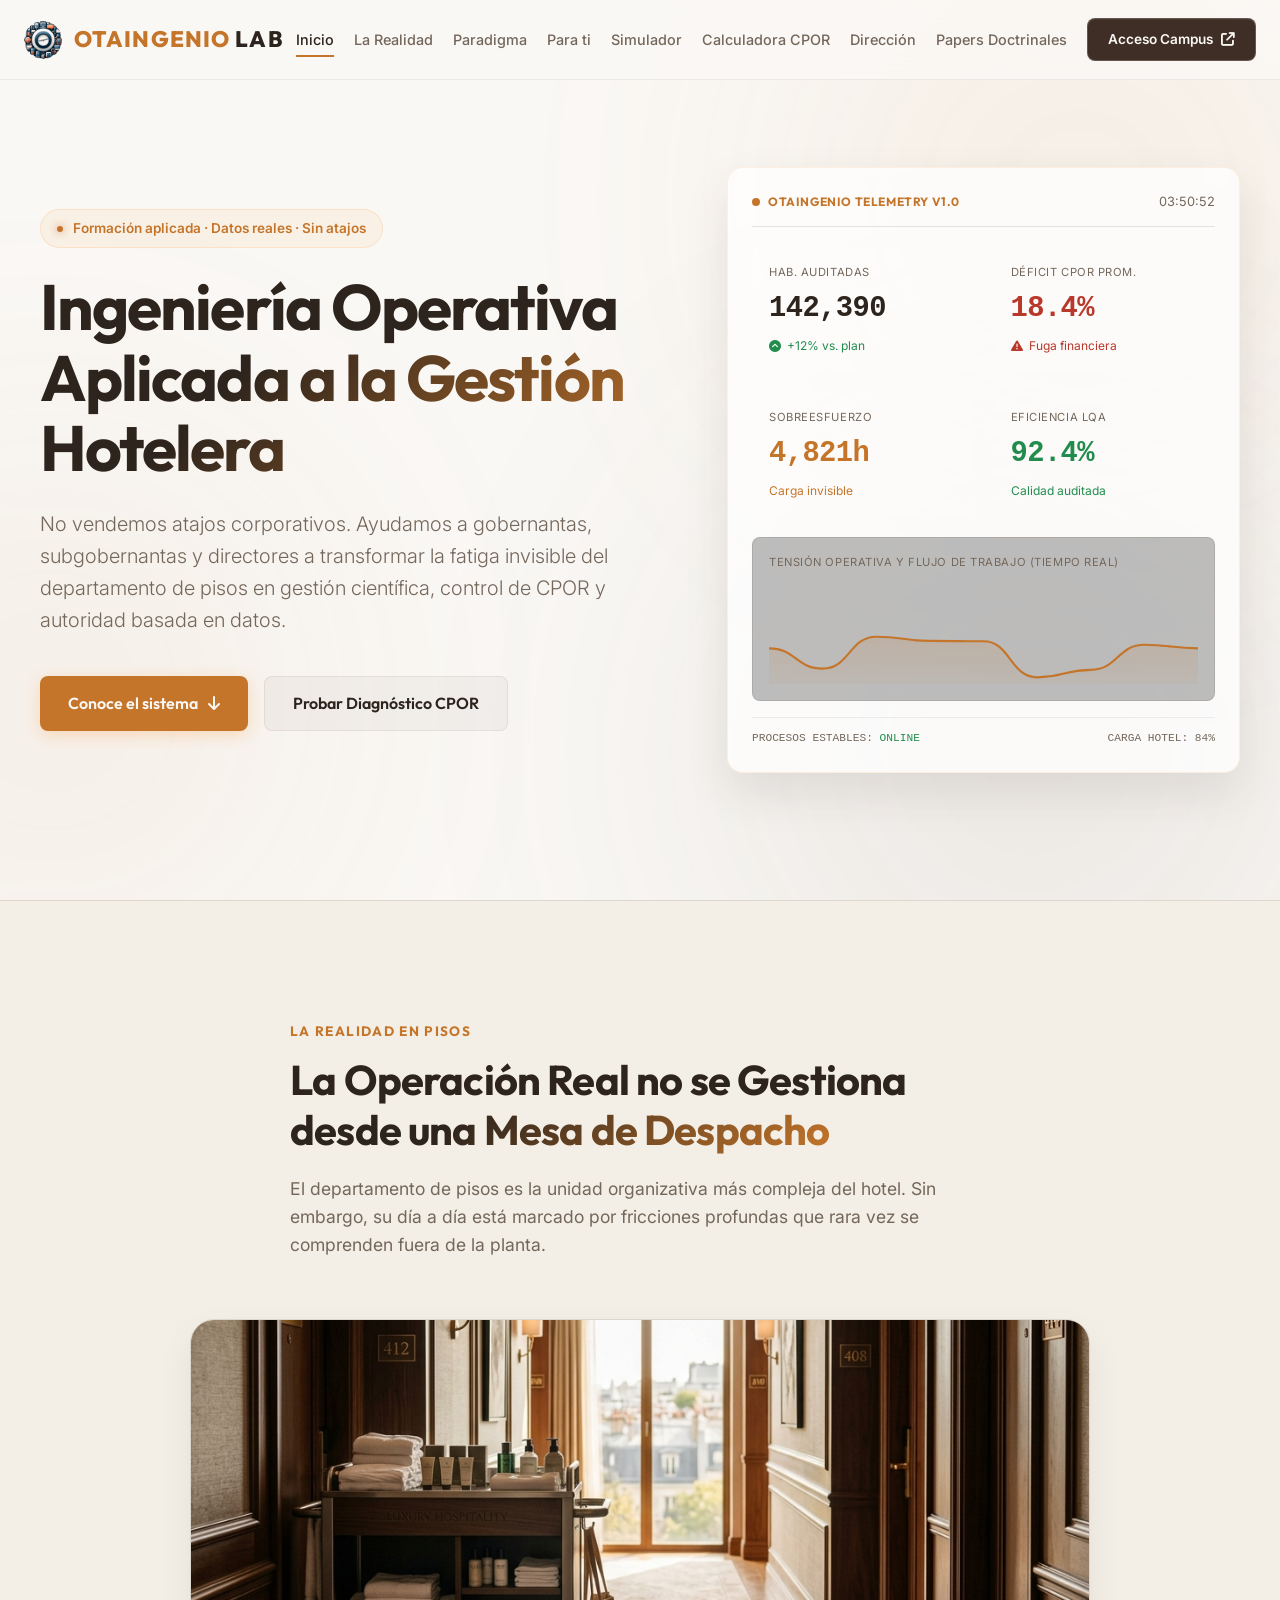
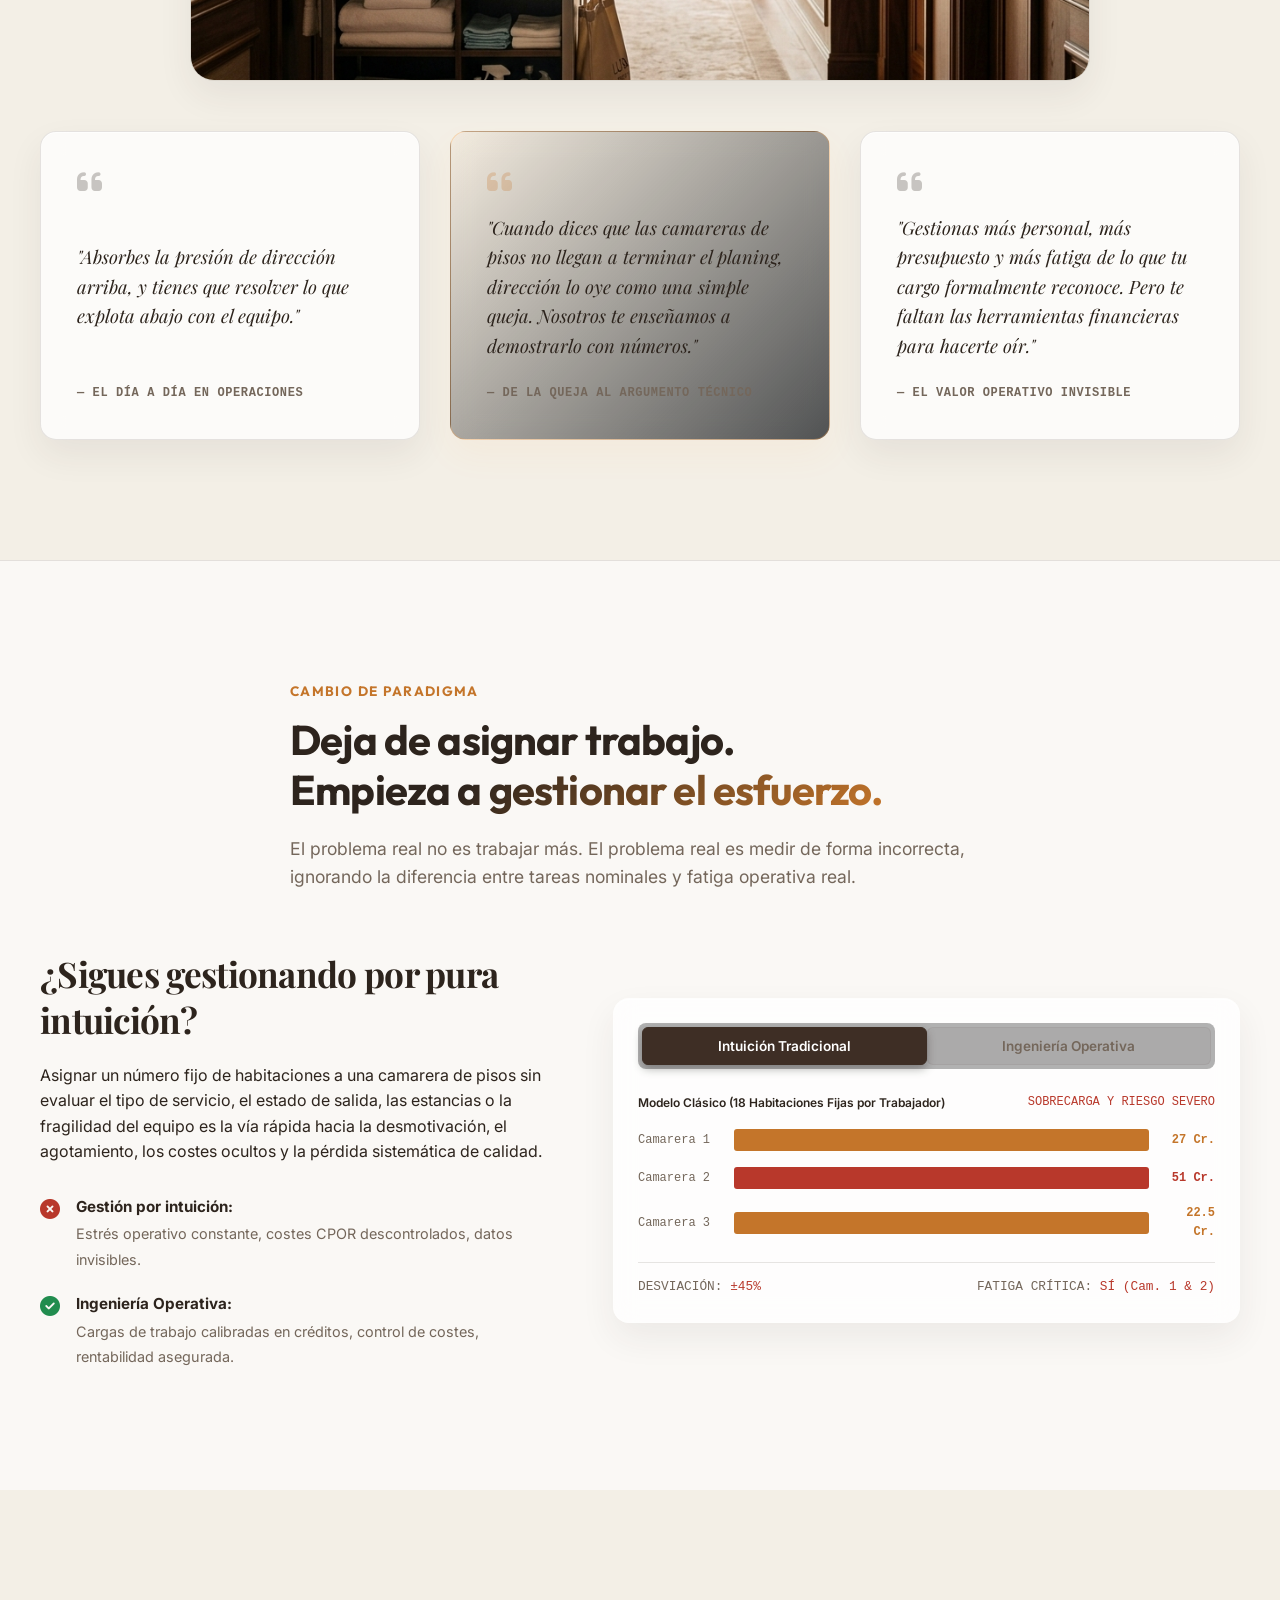
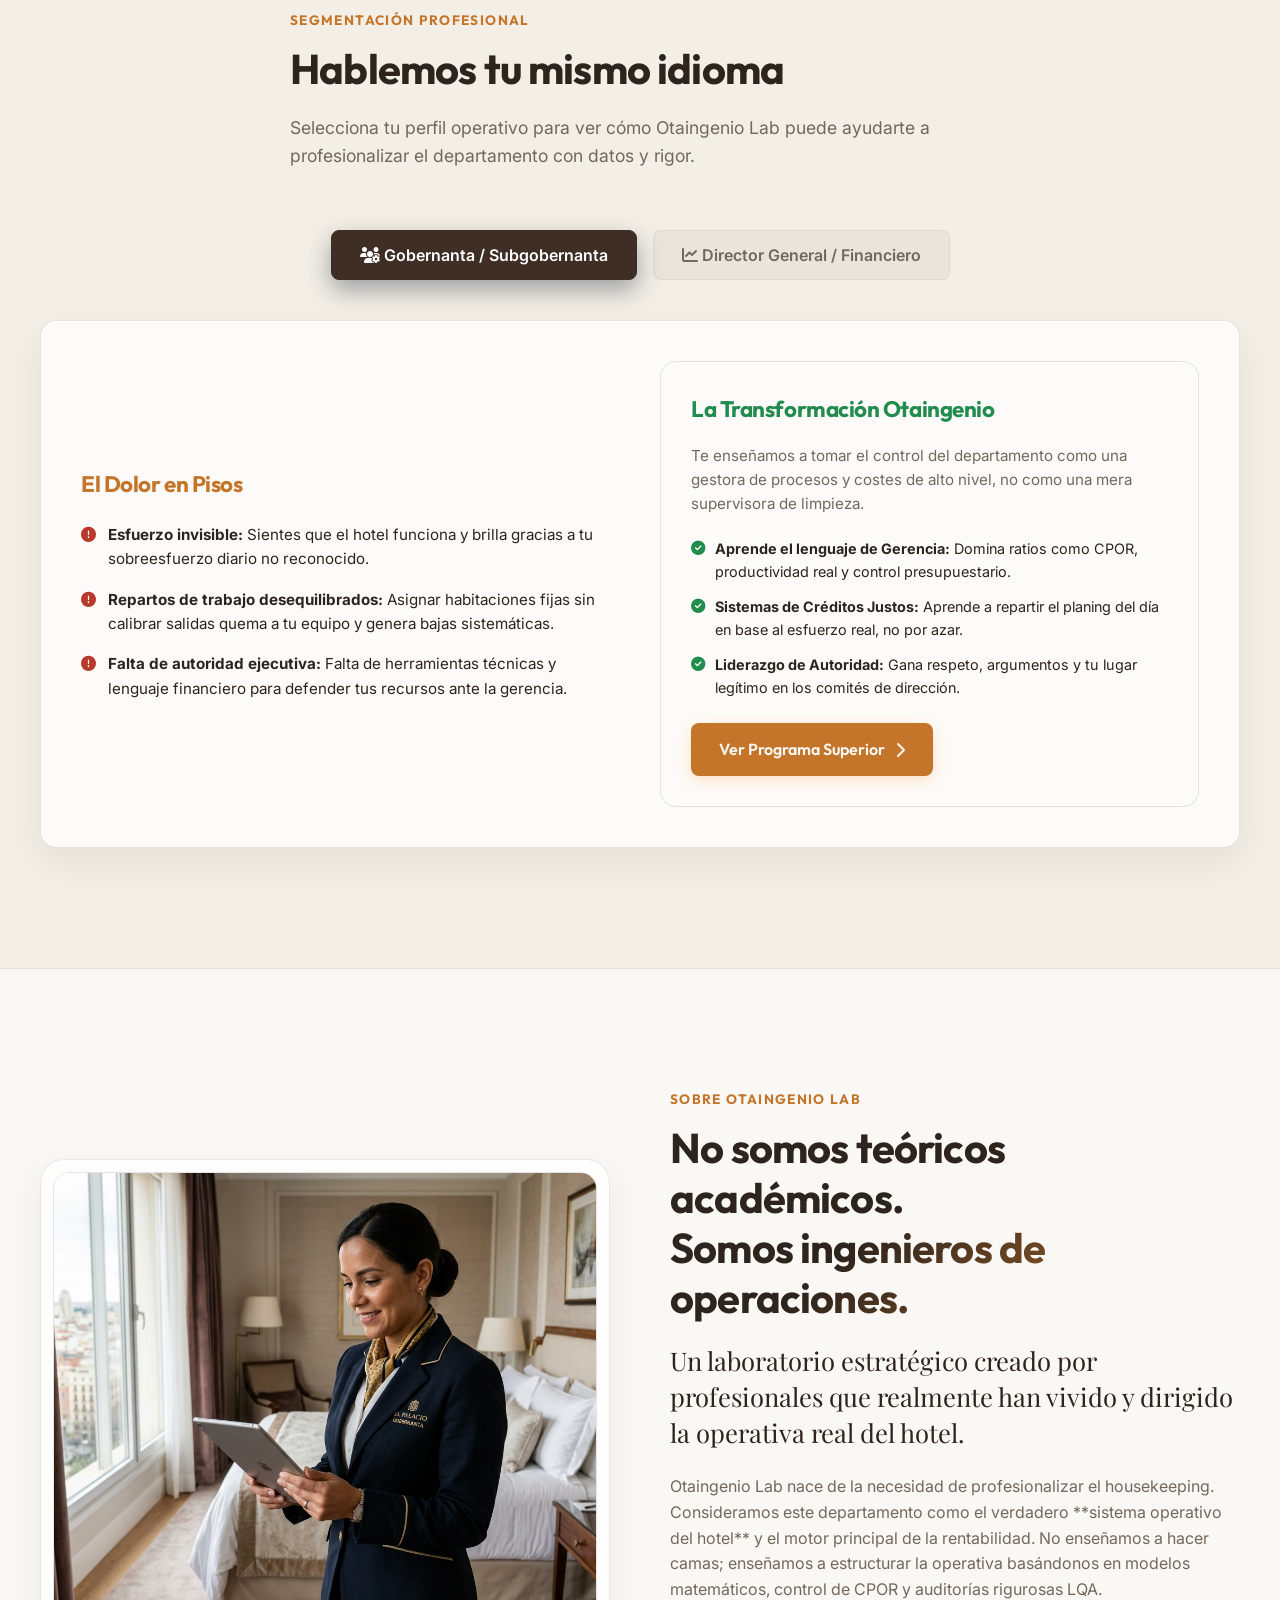
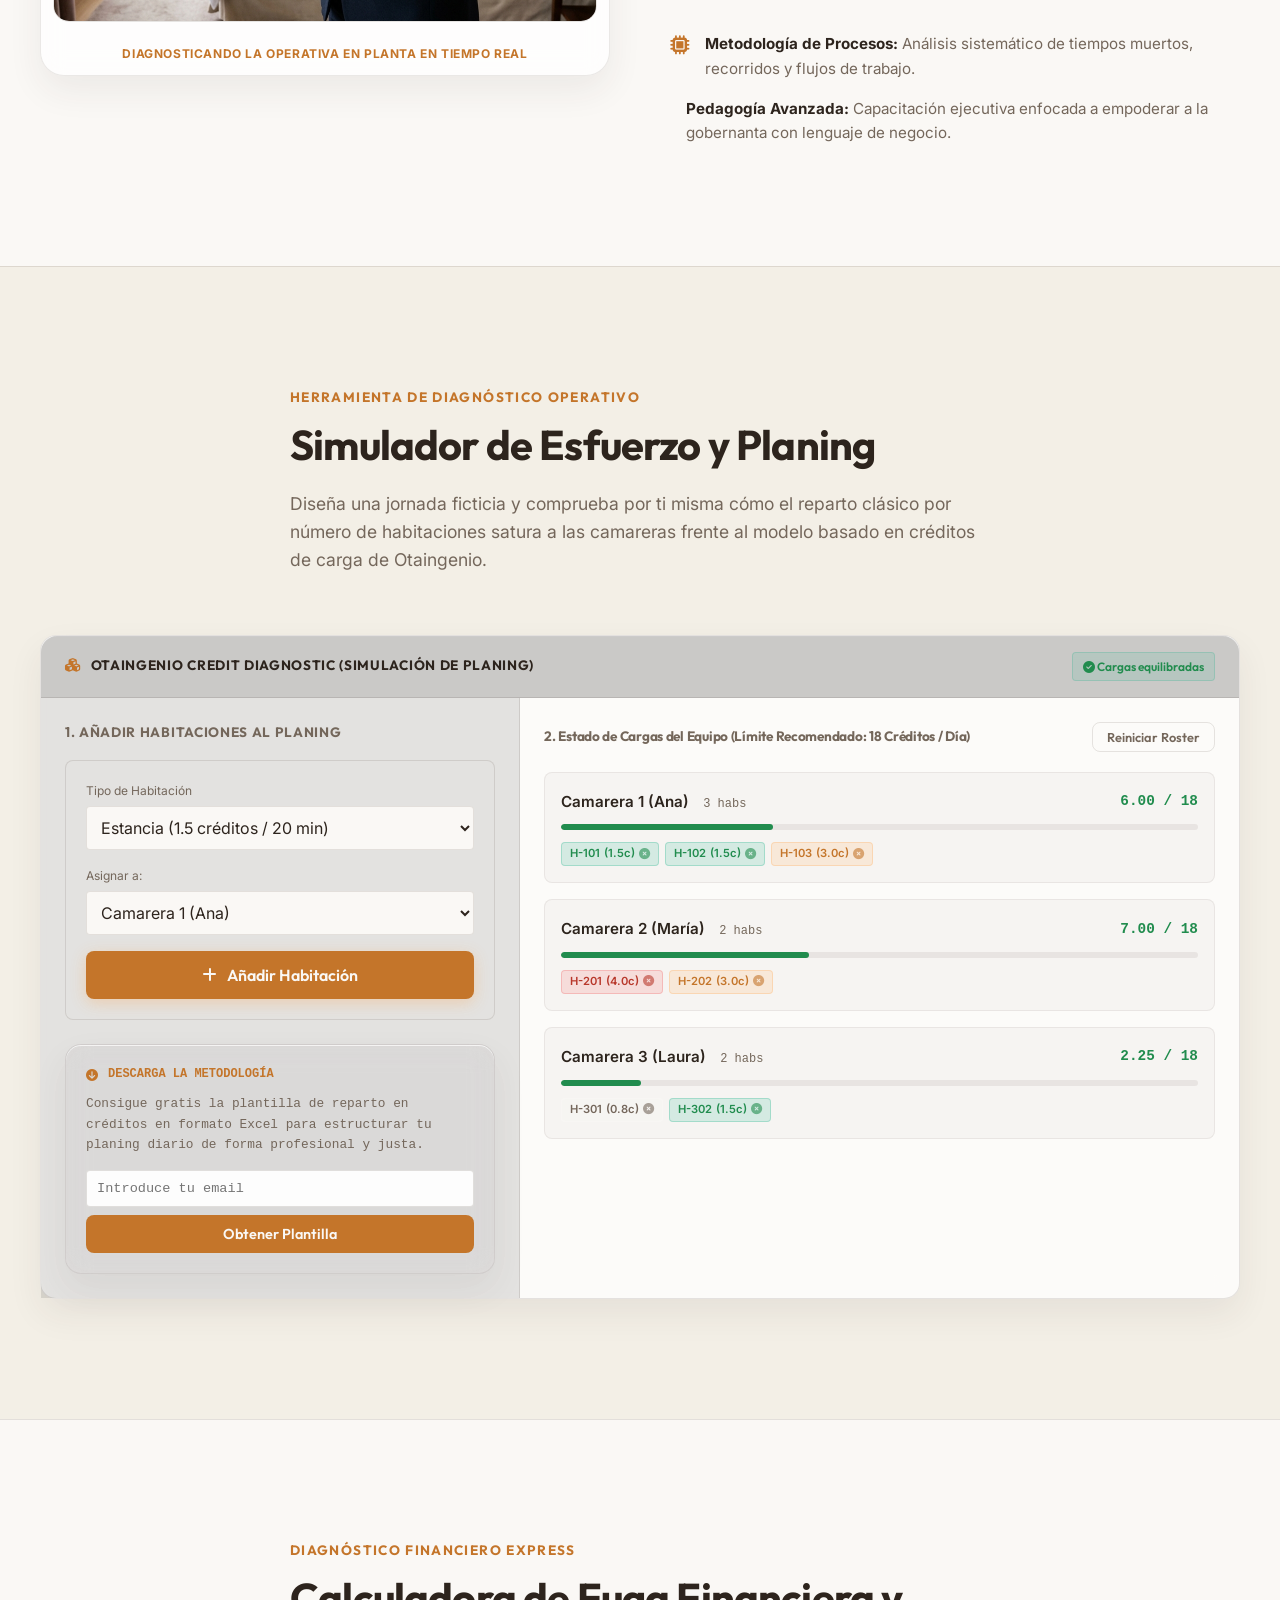
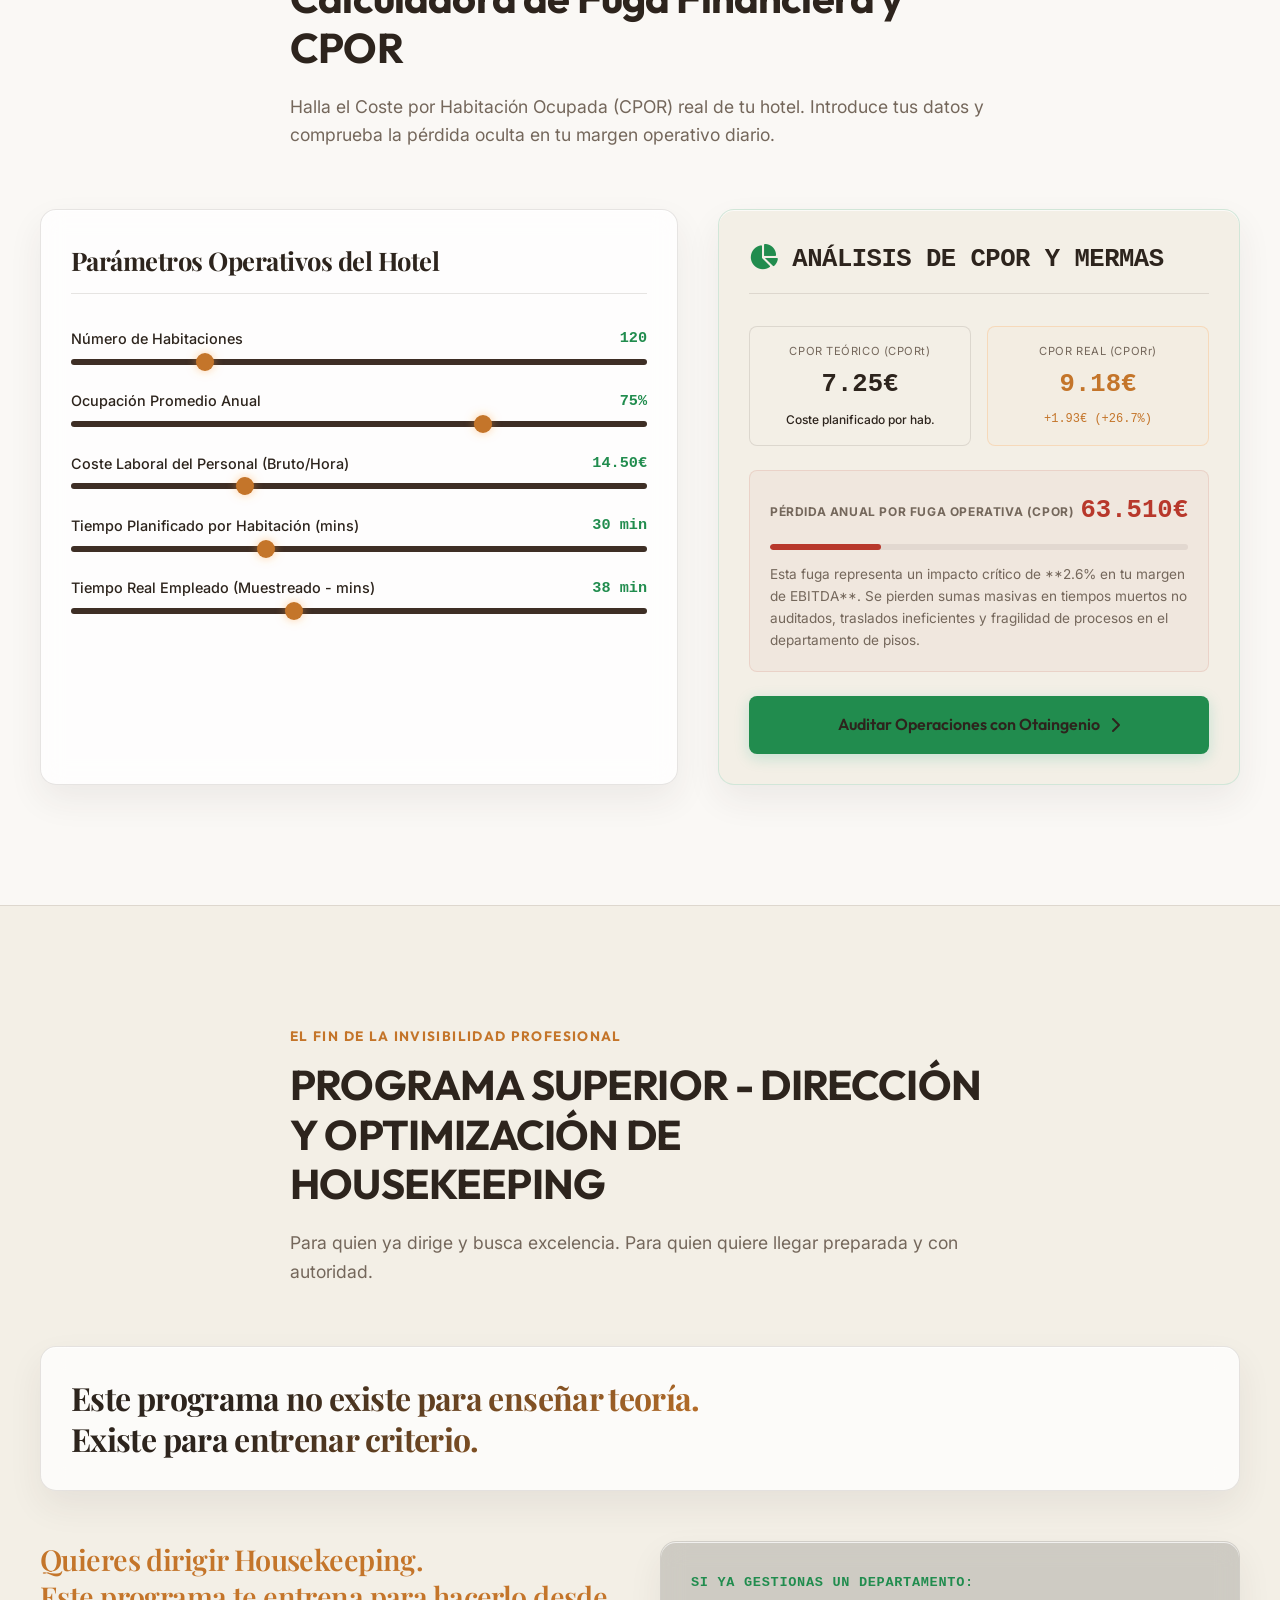
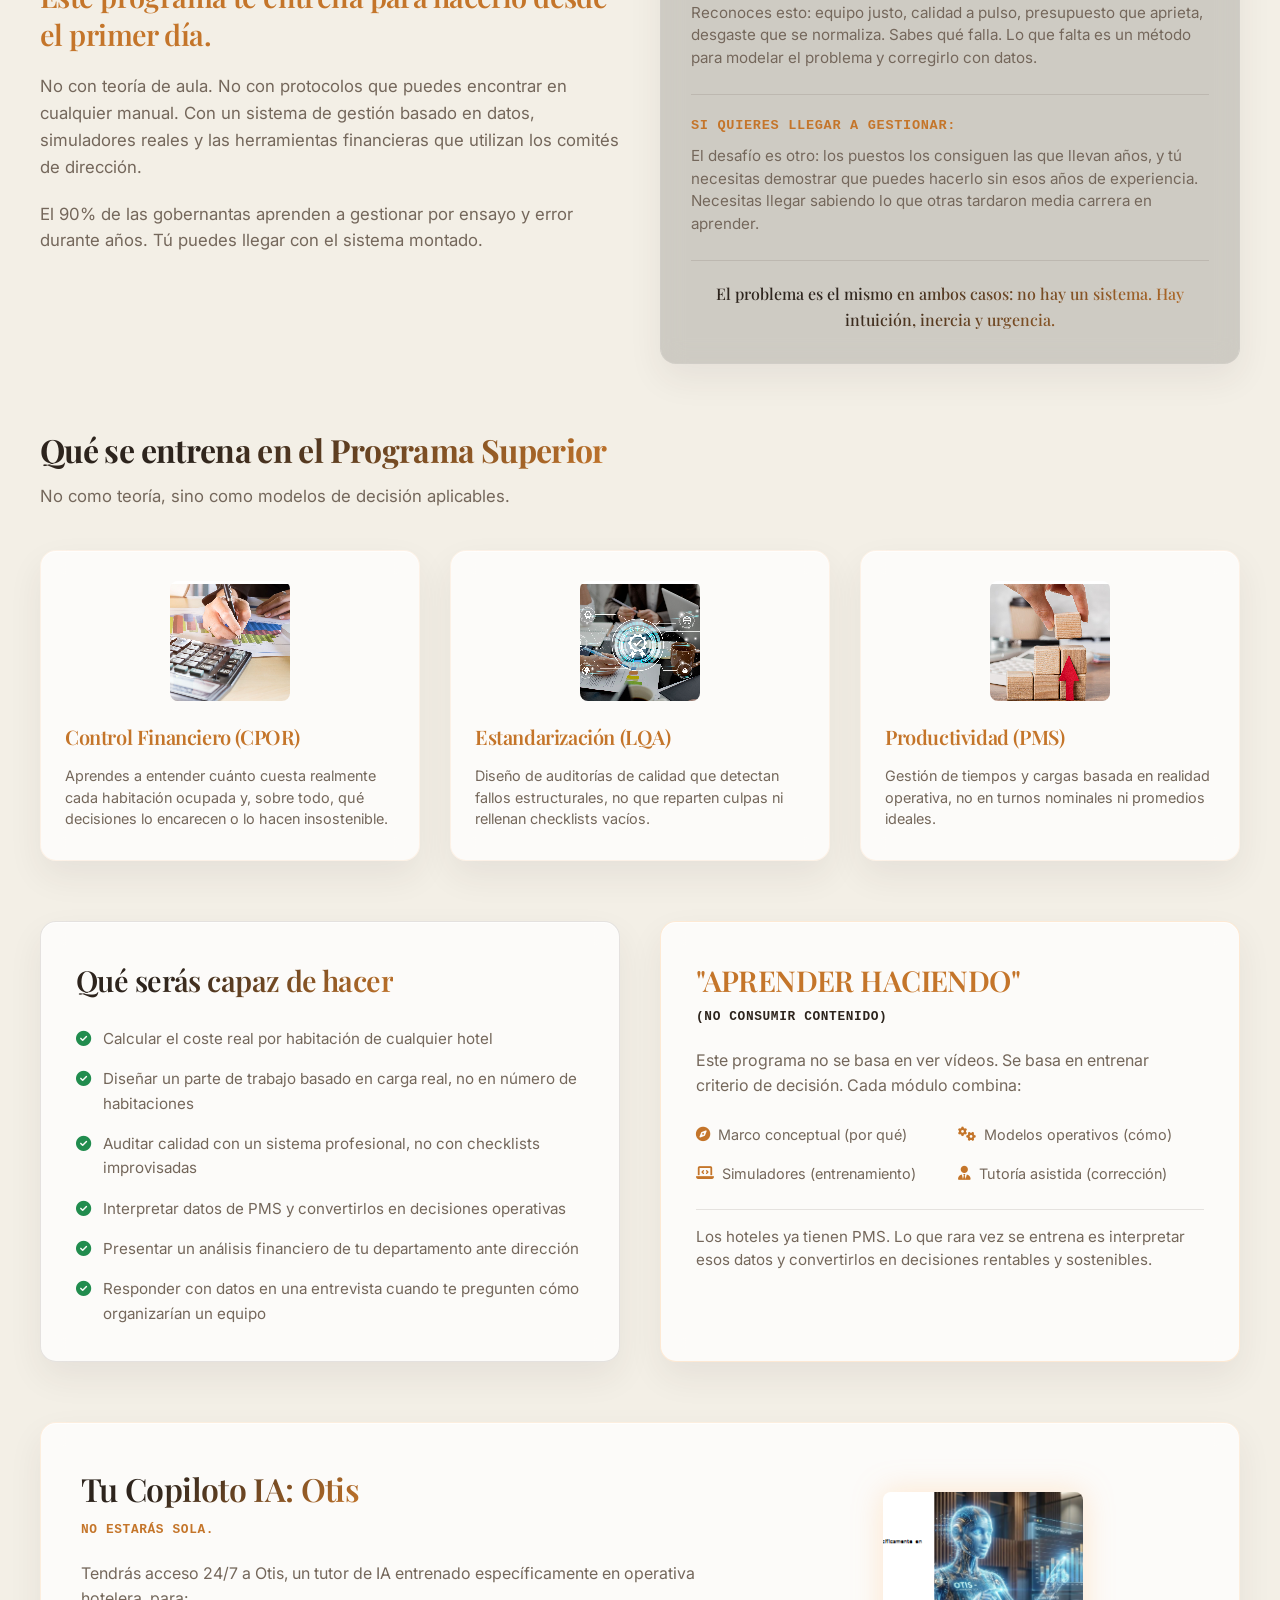
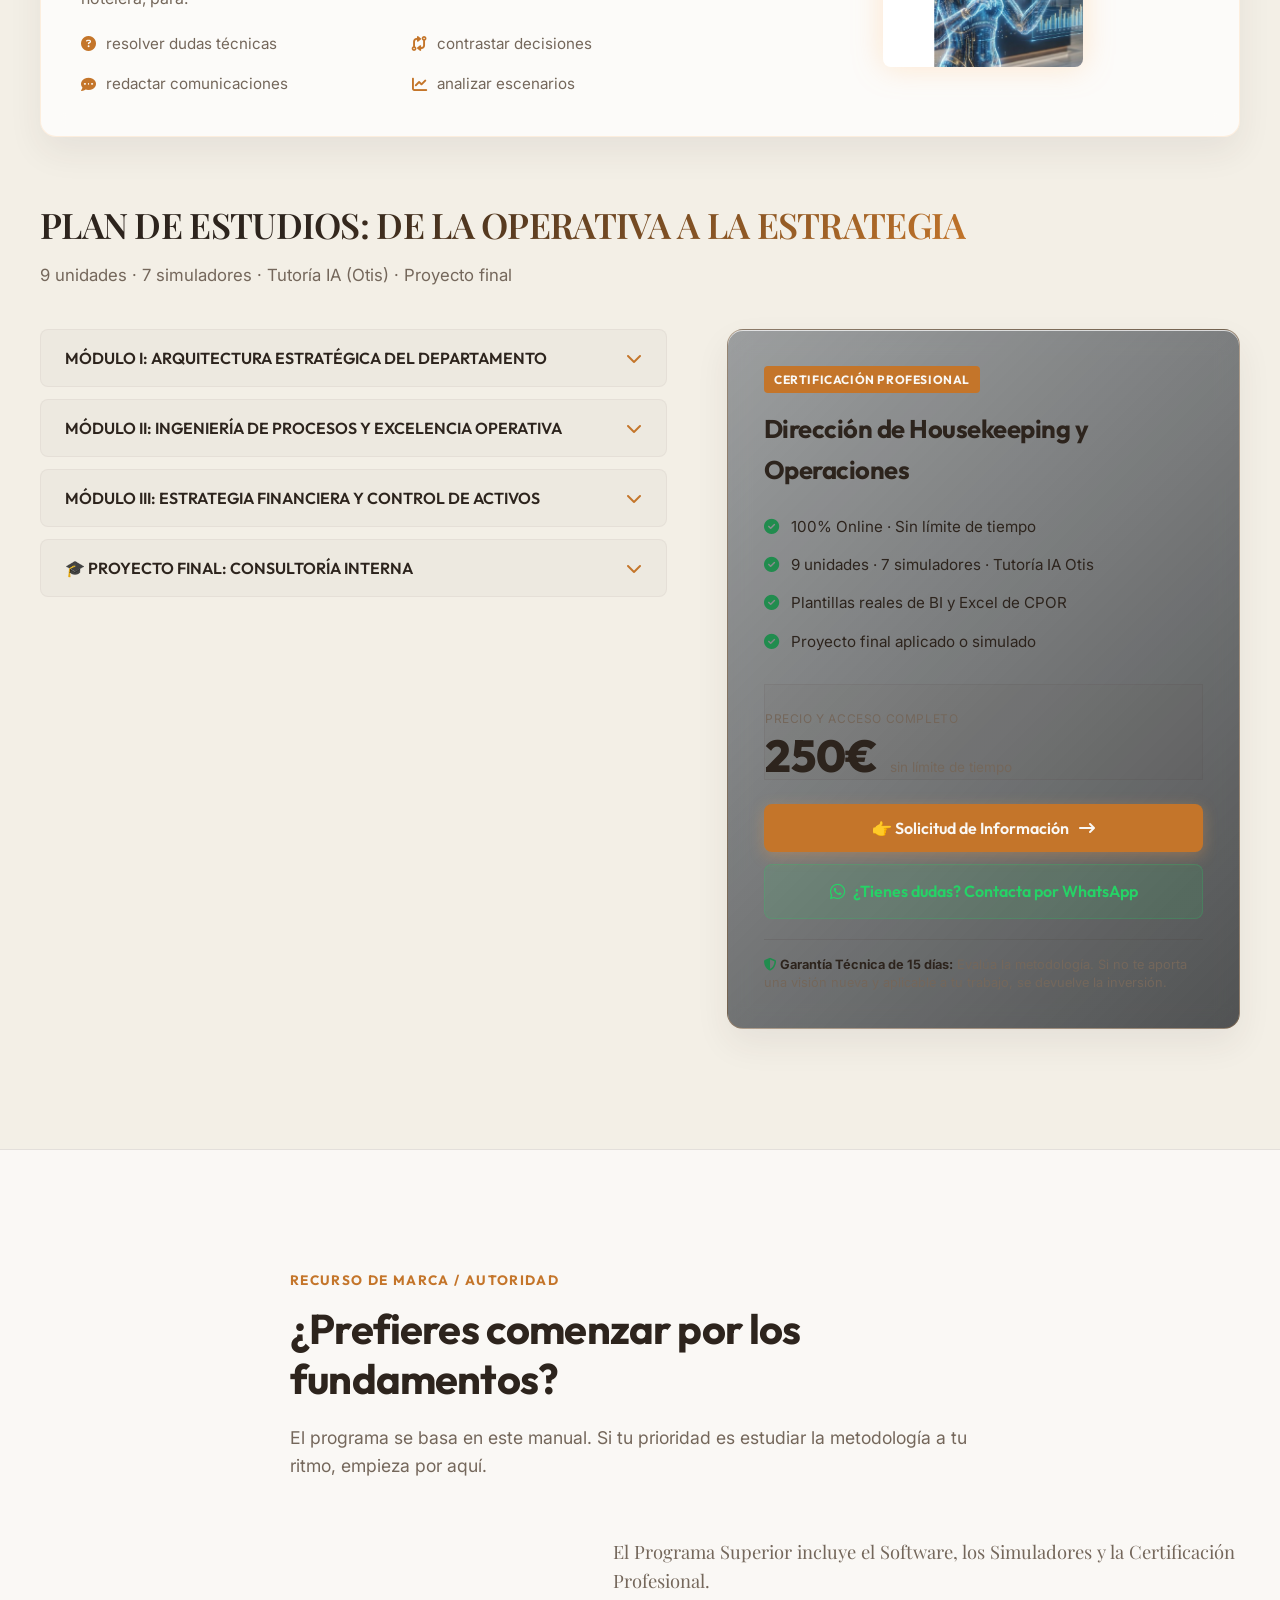
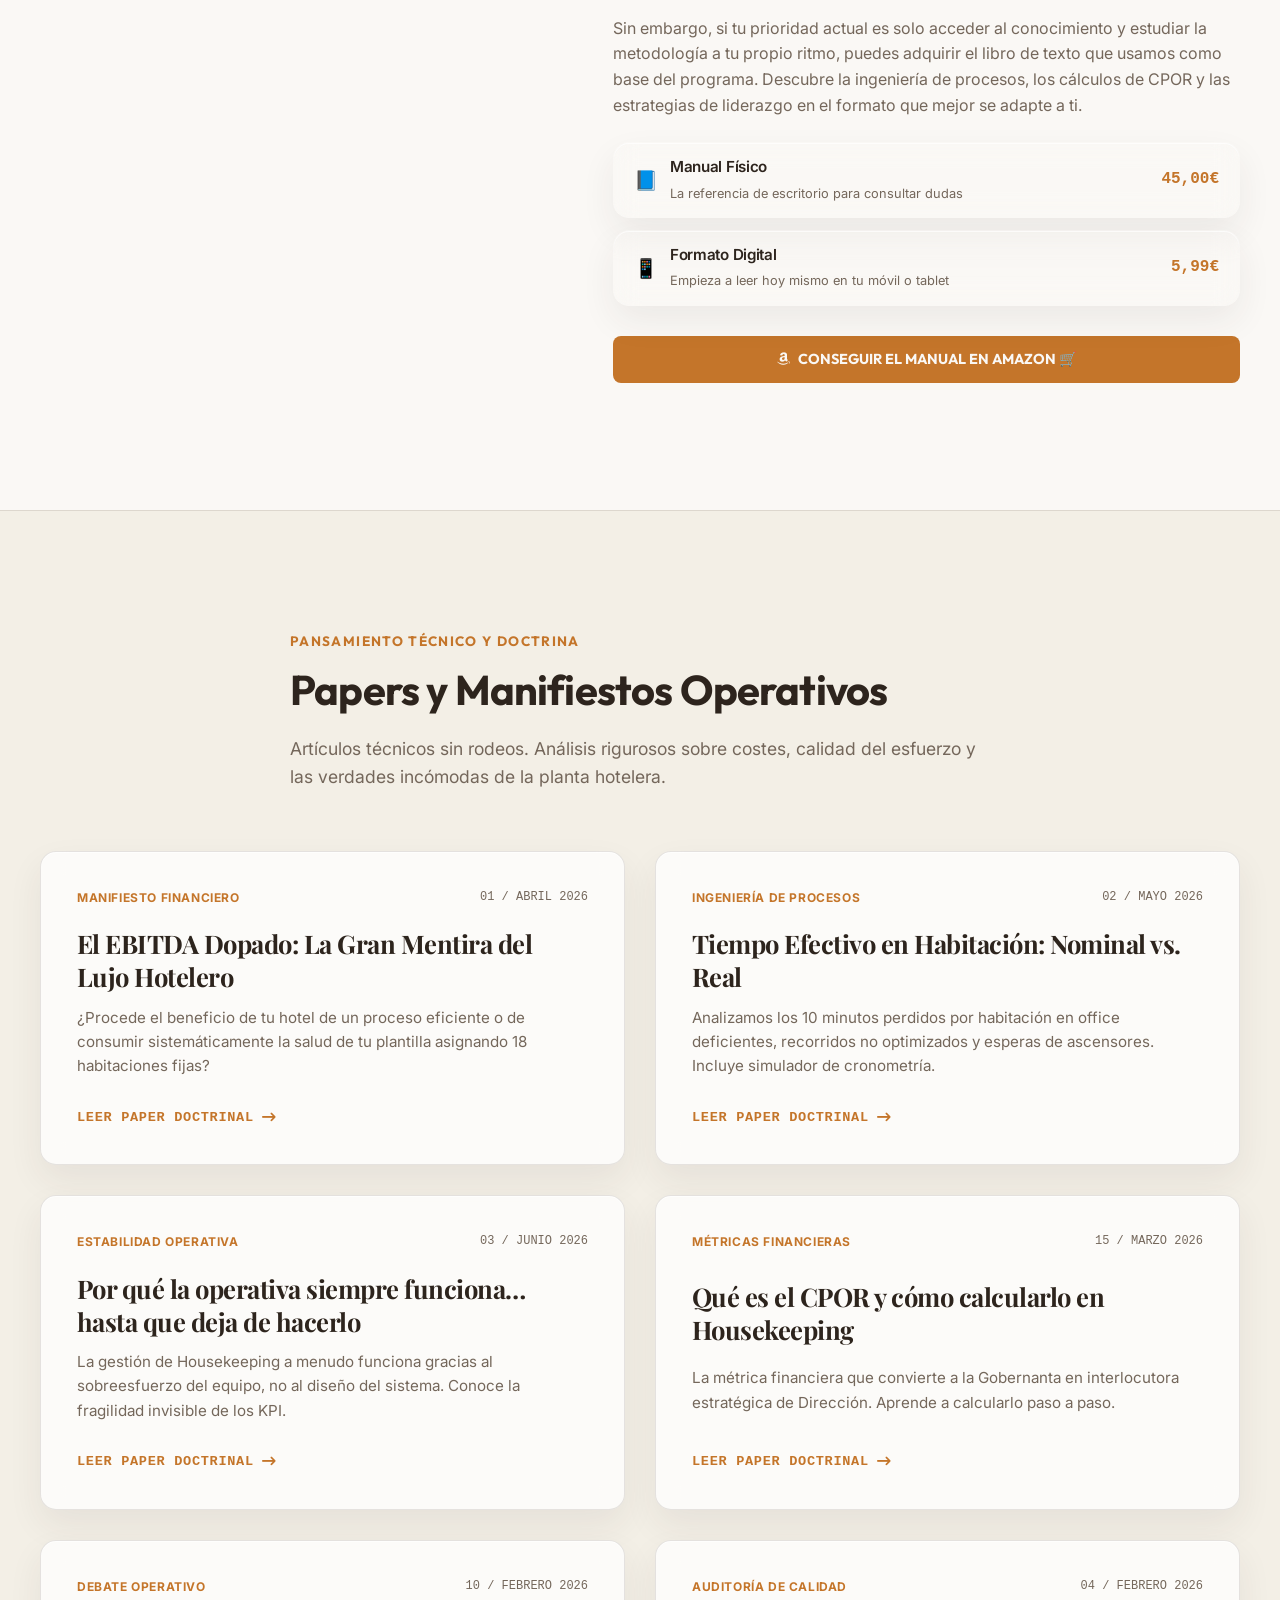
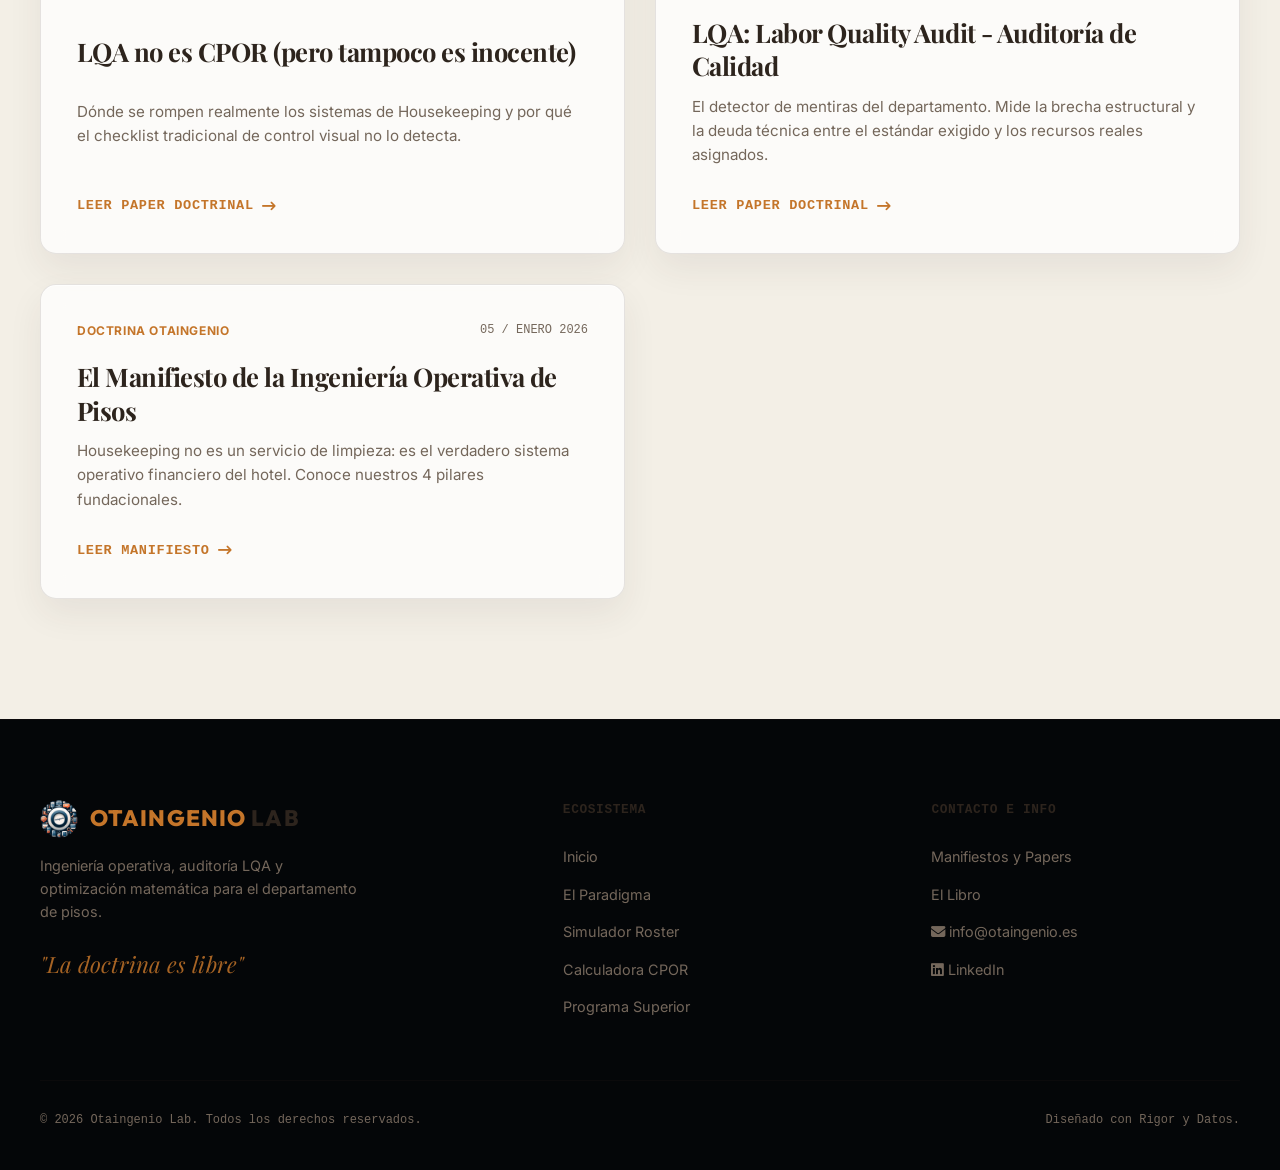
<file: index.html>
<!DOCTYPE html>
<html lang="es">
<head>
  <meta charset="UTF-8">
  <meta name="viewport" content="width=device-width, initial-scale=1.0">
  <title>OTAINGENIO LAB — Ingeniería Operativa y Formación Estratégica de Pisos</title>
  
  <!-- SEO Meta Tags -->
  <meta name="description" content="Transformamos la experiencia operativa invisible de Housekeeping en liderazgo estratégico y rentabilidad. Formación avanzada, CPOR y auditorías LQA.">
  <meta name="keywords" content="housekeeping, cpor, lqa, gestion hotelera, gobernanta, ingenieria operativa, control financiero hoteleria, housekeeping management, hotel operations, coste por habitacion ocupada, auditoria lqa, programa direccion housekeeping">
  
  <!-- Canonical URL -->
  <link rel="canonical" href="https://www.otaingenio.es/">

  <!-- Robots -->
  <meta name="robots" content="index, follow">

  <!-- Open Graph / Facebook / LinkedIn / WhatsApp -->
  <meta property="og:type" content="website">
  <meta property="og:url" content="https://www.otaingenio.es/">
  <meta property="og:title" content="OTAINGENIO LAB — Ingeniería Operativa y Formación Estratégica de Pisos">
  <meta property="og:description" content="Transformamos la experiencia operativa invisible de Housekeeping en liderazgo estratégico y rentabilidad. Formación avanzada, CPOR y auditorías LQA.">
  <meta property="og:image" content="https://www.otaingenio.es/images/og-cover.png">
  <meta property="og:locale" content="es_ES">
  <meta property="og:site_name" content="Otaingenio Lab">

  <!-- Twitter Card -->
  <meta name="twitter:card" content="summary_large_image">
  <meta name="twitter:title" content="OTAINGENIO LAB — Ingeniería Operativa y Formación Estratégica de Pisos">
  <meta name="twitter:description" content="Transformamos la experiencia operativa invisible de Housekeeping en liderazgo estratégico y rentabilidad.">
  <meta name="twitter:image" content="https://www.otaingenio.es/images/og-cover.png">

  <!-- Favicon -->
  <link rel="icon" type="image/png" href="images/favicon.png">
  <link rel="apple-touch-icon" href="images/favicon.png">

  <!-- Preconnect for external resources -->
  <link rel="preconnect" href="https://fonts.googleapis.com">
  <link rel="preconnect" href="https://fonts.gstatic.com" crossorigin>
  <link rel="preconnect" href="https://cdnjs.cloudflare.com">

  <!-- Google Fonts -->
  <link href="https://fonts.googleapis.com/css2?family=Inter:wght@300;400;500;600;700&family=Outfit:wght@400;500;600;700;800&family=Playfair+Display:ital,wght@0,500;0,600;0,700;1,400;1,500&display=swap" rel="stylesheet">
  
  <!-- Custom Stylesheets -->
  <link rel="stylesheet" href="styles/main.css">
  
  <!-- FontAwesome for icons -->
  <link rel="stylesheet" href="https://cdnjs.cloudflare.com/ajax/libs/font-awesome/6.4.0/css/all.min.css">

  <!-- Google Analytics -->
  <script async src="https://www.googletagmanager.com/gtag/js?id=G-158QYGR870"></script>
  <script>
    window.dataLayer = window.dataLayer || [];
    function gtag(){dataLayer.push(arguments);}
    gtag('js', new Date());
    gtag('config', 'G-158QYGR870');
  </script>
</head>
<body class="light-theme">
  
  <!-- Skip to content (Accessibility) -->
  <a href="#app-wrapper" class="skip-to-content">Saltar al contenido principal</a>

  <!-- Background Ambient Glows -->
  <div class="ambient-glow glow-1"></div>
  <div class="ambient-glow glow-2"></div>
  <div class="ambient-glow glow-3"></div>

  <!-- Header & Navigation -->
  <header id="main-header" class="glass-header">
    <div class="header-container">
      <a href="#hero" class="brand-logo" id="brand-logo">
        <img src="images/logo.png" alt="Otaingenio Lab Logo" class="brand-logo-img" onerror="this.style.display='none'">
        <span><span class="logo-accent">OTAINGENIO</span> <span class="logo-light">LAB</span></span>
      </a>
      
      <button class="mobile-menu-toggle" id="mobile-toggle" aria-label="Toggle menu">
        <i class="fa-solid fa-bars"></i>
      </button>

      <nav class="nav-menu" id="nav-menu">
        <a href="#hero" class="nav-link active" data-target="hero">Inicio</a>
        <a href="#tention-section" class="nav-link" data-target="tention-section">La Realidad</a>
        <a href="#paradigm" class="nav-link" data-target="paradigm">Paradigma</a>
        <a href="#segmentation" class="nav-link" data-target="segmentation">Para ti</a>
        <a href="#simulator-section" class="nav-link" data-target="simulator-section">Simulador</a>
        <a href="#calculator-section" class="nav-link" data-target="calculator-section">Calculadora CPOR</a>
        <a href="#program-section" class="nav-link" data-target="program-section">Dirección</a>
        <a href="#resources-section" class="nav-link" data-target="resources-section">Papers Doctrinales</a>
        <a href="https://campus.otaingenio.es" target="_blank" rel="noopener noreferrer" class="nav-btn-link" id="campus-btn">
          <span>Acceso Campus</span>
          <i class="fa-solid fa-arrow-up-right-from-square"></i>
        </a>
      </nav>
    </div>
  </header>

  <!-- Main Content Wrapper -->
  <main id="app-wrapper">

    <!-- HERO SECTION -->
    <section id="hero" class="hero-section full-screen-sec">
      <div class="section-container hero-grid">
        <div class="hero-content">
          <div class="badge-premium animate-fade-in">
            <span class="badge-dot"></span> Formación aplicada · Datos reales · Sin atajos
          </div>
          <h1 class="hero-title animate-slide-up">
            Ingeniería Operativa <br>
            <span class="text-gradient">Aplicada a la Gestión Hotelera</span>
          </h1>
          <p class="hero-subtitle animate-slide-up-delay">
            No vendemos atajos corporativos. Ayudamos a gobernantas, subgobernantas y directores a transformar la fatiga invisible del departamento de pisos en gestión científica, control de CPOR y autoridad basada en datos.
          </p>
          <div class="hero-actions animate-slide-up-delay-more">
            <a href="#tention-section" class="btn-primary" id="cta-conoce-sistema">
              <span>Conoce el sistema</span>
              <i class="fa-solid fa-arrow-down"></i>
            </a>
            <a href="#calculator-section" class="btn-secondary" id="cta-cpor">Probar Diagnóstico CPOR</a>
          </div>
        </div>
        
        <!-- Interactive Telemetry Widget -->
        <div class="hero-visual animate-fade-in-right">
          <div class="telemetry-panel glass-card">
            <div class="telemetry-header">
              <div class="pulse-indicator-container">
                <span class="pulse-indicator"></span>
                <span class="telemetry-status">OTAINGENIO TELEMETRY V1.0</span>
              </div>
              <span class="telemetry-timestamp" id="telemetry-time">16:32:18</span>
            </div>
            
            <div class="telemetry-grid">
              <div class="telemetry-metric">
                <span class="metric-label">HAB. AUDITADAS</span>
                <span class="metric-value font-mono" id="metric-audited">142,390</span>
                <span class="metric-trend text-green"><i class="fa-solid fa-circle-chevron-up"></i> +12% vs. plan</span>
              </div>
              <div class="telemetry-metric">
                <span class="metric-label">DÉFICIT CPOR PROM.</span>
                <span class="metric-value font-mono text-red" id="metric-cpor">18.4%</span>
                <span class="metric-trend text-red"><i class="fa-solid fa-triangle-exclamation"></i> Fuga financiera</span>
              </div>
              <div class="telemetry-metric">
                <span class="metric-label">SOBREESFUERZO</span>
                <span class="metric-value font-mono text-amber" id="metric-overeffort">4,821h</span>
                <span class="metric-trend text-amber">Carga invisible</span>
              </div>
              <div class="telemetry-metric">
                <span class="metric-label">EFICIENCIA LQA</span>
                <span class="metric-value font-mono text-green" id="metric-lqa">92.4%</span>
                <span class="metric-trend text-green">Calidad auditada</span>
              </div>
            </div>

            <!-- Dynamic operational stress line graph -->
            <div class="telemetry-chart-container">
              <div class="chart-title">TENSIÓN OPERATIVA Y FLUJO DE TRABAJO (TIEMPO REAL)</div>
              <div class="svg-chart-wrapper">
                <svg id="live-telemetry-svg" viewBox="0 0 400 120">
                  <path id="telemetry-path" d="M 0,60 L 50,60 L 100,60 L 150,60 L 200,60 L 250,60 L 300,60 L 350,60 L 400,60" fill="none" stroke="var(--color-amber)" stroke-width="2" />
                  <path id="telemetry-area" d="M 0,60 L 50,60 L 100,60 L 150,60 L 200,60 L 250,60 L 300,60 L 350,60 L 400,60 L 400,120 L 0,120 Z" fill="url(#telemetry-gradient)" />
                  <defs>
                    <linearGradient id="telemetry-gradient" x1="0%" y1="0%" x2="0%" y2="100%">
                      <stop offset="0%" stop-color="var(--color-amber)" stop-opacity="0.15" />
                      <stop offset="100%" stop-color="var(--color-amber)" stop-opacity="0.0" />
                    </linearGradient>
                  </defs>
                </svg>
              </div>
            </div>

            <div class="telemetry-footer font-mono">
              <span>PROCESOS ESTABLES: <span class="text-green">ONLINE</span></span>
              <span>CARGA HOTEL: <span id="telemetry-load">84%</span></span>
            </div>
          </div>
        </div>
      </div>
    </section>

    <!-- NUEVO BLOQUE — TENSIÓN OPERATIVA / EMOCIÓN REAL -->
    <section id="tention-section" class="tention-section section-padding bg-darker border-t">
      <div class="section-container">
        <div class="section-header text-center">
          <span class="section-pre">LA REALIDAD EN PISOS</span>
          <h2 class="section-title">La Operación Real no se Gestiona <br><span class="text-gradient">desde una Mesa de Despacho</span></h2>
          <p class="section-desc">El departamento de pisos es la unidad organizativa más compleja del hotel. Sin embargo, su día a día está marcado por fricciones profundas que rara vez se comprenden fuera de la planta.</p>
        </div>

        <div class="tention-visual-container">
          <img src="images/editorial_hallway_cart.png" alt="Realidad de planta en hoteles de lujo" class="tention-editorial-img" loading="lazy">
        </div>

        <div class="quotes-grid">
          <div class="quote-card glass-card">
            <i class="fa-solid fa-quote-left quote-icon"></i>
            <p class="quote-text font-serif">"Absorbes la presión de dirección arriba, y tienes que resolver lo que explota abajo con el equipo."</p>
            <span class="quote-author font-mono">— EL DÍA A DÍA EN OPERACIONES</span>
          </div>

          <div class="quote-card glass-card highlighted-amber">
            <i class="fa-solid fa-quote-left quote-icon text-amber"></i>
            <p class="quote-text font-serif">"Cuando dices que las camareras de pisos no llegan a terminar el planing, dirección lo oye como una simple queja. Nosotros te enseñamos a demostrarlo con números."</p>
            <span class="quote-author font-mono text-amber">— DE LA QUEJA AL ARGUMENTO TÉCNICO</span>
          </div>

          <div class="quote-card glass-card">
            <i class="fa-solid fa-quote-left quote-icon"></i>
            <p class="quote-text font-serif">"Gestionas más personal, más presupuesto y más fatiga de lo que tu cargo formalmente reconoce. Pero te faltan las herramientas financieras para hacerte oír."</p>
            <span class="quote-author font-mono">— EL VALOR OPERATIVO INVISIBLE</span>
          </div>
        </div>
      </div>
    </section>

    <!-- BLOQUE — CAMBIO DE PARADIGMA -->
    <section id="paradigm" class="paradigm-section section-padding border-t">
      <div class="section-container">
        <div class="section-header text-center">
          <span class="section-pre">CAMBIO DE PARADIGMA</span>
          <h2 class="section-title">Deja de asignar trabajo. <br><span class="text-gradient">Empieza a gestionar el esfuerzo.</span></h2>
          <p class="section-desc">El problema real no es trabajar más. El problema real es medir de forma incorrecta, ignorando la diferencia entre tareas nominales y fatiga operativa real.</p>
        </div>

        <div class="paradigm-grid">
          <div class="paradigm-text-content">
            <h3 class="paradigm-subtitle font-serif">¿Sigues gestionando por pura intuición?</h3>
            <p>
              Asignar un número fijo de habitaciones a una camarera de pisos sin evaluar el tipo de servicio, el estado de salida, las estancias o la fragilidad del equipo es la vía rápida hacia la desmotivación, el agotamiento, los costes ocultos y la pérdida sistemática de calidad.
            </p>
            <div class="paradigm-pills">
              <div class="paradigm-pill">
                <i class="fa-solid fa-circle-xmark text-red"></i>
                <div>
                  <strong>Gestión por intuición:</strong>
                  <span>Estrés operativo constante, costes CPOR descontrolados, datos invisibles.</span>
                </div>
              </div>
              <div class="paradigm-pill">
                <i class="fa-solid fa-circle-check text-green"></i>
                <div>
                  <strong>Ingeniería Operativa:</strong>
                  <span>Cargas de trabajo calibradas en créditos, control de costes, rentabilidad asegurada.</span>
                </div>
              </div>
            </div>
          </div>

          <!-- Dynamic Comparison Widget -->
          <div class="paradigm-visual glass-card">
            <div class="paradigm-selector">
              <button class="paradigm-tab-btn active" id="btn-paradigm-old">Intuición Tradicional</button>
              <button class="paradigm-tab-btn" id="btn-paradigm-new">Ingeniería Operativa</button>
            </div>
            
            <div class="paradigm-chart-box">
              <div class="paradigm-chart-info">
                <span class="info-label" id="paradigm-mode-title">Modelo Clásico (18 Habitaciones Fijas)</span>
                <span class="info-status font-mono" id="paradigm-mode-status">DESEQUILIBRO EXTREMO</span>
              </div>
              
              <!-- Custom Interactive Charts -->
              <div class="roster-bars" id="roster-bars-container">
                <!-- Dynamic bars injected by JS -->
              </div>
              
              <div class="roster-summary font-mono">
                <div class="summary-item">
                  <span>DESVIACIÓN:</span>
                  <span id="roster-deviation" class="text-red">±45%</span>
                </div>
                <div class="summary-item">
                  <span>FATIGA CRÍTICA:</span>
                  <span id="roster-fatigue" class="text-red">SÍ (Cam. 2)</span>
                </div>
              </div>
            </div>
          </div>
        </div>
      </div>
    </section>

    <!-- BLOQUE — PARA TI (SEGMENTACIÓN) -->
    <section id="segmentation" class="segment-section section-padding bg-darker">
      <div class="section-container">
        <div class="section-header text-center">
          <span class="section-pre">SEGMENTACIÓN PROFESIONAL</span>
          <h2 class="section-title">Hablemos tu mismo idioma</h2>
          <p class="section-desc">Selecciona tu perfil operativo para ver cómo Otaingenio Lab puede ayudarte a profesionalizar el departamento con datos y rigor.</p>
        </div>

        <div class="segment-selector-tabs">
          <button class="segment-tab-btn active" id="seg-btn-gobernantas">
            <i class="fa-solid fa-users-gear"></i> Gobernanta / Subgobernanta
          </button>
          <button class="segment-tab-btn" id="seg-btn-directores">
            <i class="fa-solid fa-chart-line"></i> Director General / Financiero
          </button>
        </div>

        <div class="segment-content-box glass-card" id="segment-display-card">
          <!-- Dynamic segmented content will be injected by js/app.js -->
        </div>
      </div>
    </section>

    <!-- BLOQUE — SOBRE OTAINGENIO LAB -->
    <section id="about" class="about-section section-padding border-t">
      <div class="section-container about-grid">
        <div class="about-visual">
          <div class="about-image-card glass-card">
            <img src="images/floor_director_tablet.png" alt="Directora de Operaciones de Pisos" class="about-human-img" loading="lazy">
            <div class="about-image-caption">DIAGNOSTICANDO LA OPERATIVA EN PLANTA EN TIEMPO REAL</div>
          </div>
        </div>

        <div class="about-content">
          <span class="section-pre">SOBRE OTAINGENIO LAB</span>
          <h2 class="section-title">No somos teóricos académicos.<br><span class="text-gradient">Somos ingenieros de operaciones.</span></h2>
          <p class="about-intro font-serif">
            Un laboratorio estratégico creado por profesionales que realmente han vivido y dirigido la operativa real del hotel.
          </p>
          <p class="about-text">
            Otaingenio Lab nace de la necesidad de profesionalizar el housekeeping. Consideramos este departamento como el verdadero **sistema operativo del hotel** y el motor principal de la rentabilidad. No enseñamos a hacer camas; enseñamos a estructurar la operativa basándonos en modelos matemáticos, control de CPOR y auditorías rigurosas LQA.
          </p>
          <div class="about-bullets">
            <div class="bullet-item">
              <i class="fa-solid fa-microchip text-amber"></i>
              <span><strong>Metodología de Procesos:</strong> Análisis sistemático de tiempos muertos, recorridos y flujos de trabajo.</span>
            </div>
            <div class="bullet-item">
              <i class="fa-solid fa-graduationcap text-green"></i>
              <span><strong>Pedagogía Avanzada:</strong> Capacitación ejecutiva enfocada a empoderar a la gobernanta con lenguaje de negocio.</span>
            </div>
          </div>
        </div>
      </div>
    </section>

    <!-- BLOQUE — SIMULADOR DE DIAGNÓSTICO -->
    <section id="simulator-section" class="simulator-section section-padding bg-darker border-t">
      <div class="section-container">
        <div class="section-header text-center">
          <span class="section-pre">HERRAMIENTA DE DIAGNÓSTICO OPERATIVO</span>
          <h2 class="section-title">Simulador de Esfuerzo y Planing</h2>
          <p class="section-desc">Diseña una jornada ficticia y comprueba por ti misma cómo el reparto clásico por número de habitaciones satura a las camareras frente al modelo basado en créditos de carga de Otaingenio.</p>
        </div>

        <div class="simulator-card glass-card">
          <div class="sim-header">
            <div class="sim-title">
              <i class="fa-solid fa-cubes text-amber"></i>
              <span>OTAINGENIO CREDIT DIAGNOSTIC (SIMULACIÓN DE PLANING)</span>
            </div>
            <div class="sim-status" id="sim-overall-alert">
              <i class="fa-solid fa-circle-check text-green"></i> Cargas equilibradas
            </div>
          </div>

          <div class="sim-layout">
            <!-- Left panel: Controls -->
            <div class="sim-controls">
              <h3 class="sim-sub">1. Añadir habitaciones al Planing</h3>
              <div class="sim-add-box">
                <div class="form-group">
                  <label for="room-type-select">Tipo de Habitación</label>
                  <select id="room-type-select">
                    <option value="estancia" data-credits="1.5">Estancia (1.5 créditos / 20 min)</option>
                    <option value="salida" data-credits="3.0">Salida (3.0 créditos / 40 min)</option>
                    <option value="vip" data-credits="4.0">Salida VIP (4.0 créditos / 55 min)</option>
                    <option value="repaso" data-credits="0.75">Repaso / Cambio (0.75 créditos / 10 min)</option>
                  </select>
                </div>
                <div class="form-group">
                  <label for="assignee-select">Asignar a:</label>
                  <select id="assignee-select">
                    <option value="cam1">Camarera 1 (Ana)</option>
                    <option value="cam2">Camarera 2 (María)</option>
                    <option value="cam3">Camarera 3 (Laura)</option>
                  </select>
                </div>
                <button class="btn-primary btn-block" id="btn-add-room">
                  <i class="fa-solid fa-plus"></i> Añadir Habitación
                </button>
              </div>

              <div class="sim-lead-capture glass-card bg-dark font-mono">
                <div class="lead-header">
                  <i class="fa-solid fa-circle-arrow-down text-amber"></i>
                  <span>DESCARGA LA METODOLOGÍA</span>
                </div>
                <p class="lead-text">Consigue gratis la plantilla de reparto en créditos en formato Excel para estructurar tu planing diario de forma profesional y justa.</p>
                <form id="lead-form" action="https://api.web3forms.com/submit" method="POST" class="lead-form-mini">
                  <!-- API KEY: Web3Forms de info@otaingenio.es -->
                  <input type="hidden" name="access_key" value="31845bf2-8f66-4ddd-9162-dbd9b5808660">
                  <input type="hidden" name="subject" value="Nuevo Lead - Otaingenio Lab: Descarga Metodología">
                  <input type="hidden" name="from_name" value="Otaingenio Lab">
                  <input type="hidden" name="redirect" value="https://drive.google.com/file/d/1euxBVjSr4AagIAOGrbCjCZVKJRnuZMZB/view?usp=sharing">
                  
                  <input type="email" name="email" placeholder="Introduce tu email" required class="input-dark">
                  <button type="submit" class="btn-amber-small">Obtener Plantilla</button>
                </form>
              </div>
            </div>

            <!-- Right panel: Live Roster -->
            <div class="sim-roster">
              <div class="roster-header">
                <h3>2. Estado de Cargas del Equipo (Límite Recomendado: 18 Créditos / Día)</h3>
                <button class="btn-outline-small" id="btn-reset-sim">Reiniciar Roster</button>
              </div>

              <div class="roster-cards-container">
                <!-- Camarera 1 -->
                <div class="roster-staff-card" id="staff-cam1">
                  <div class="staff-info">
                    <div>
                      <span class="staff-name">Camarera 1 (Ana)</span>
                      <span class="staff-room-count font-mono" id="cam1-room-lbl">0 habs</span>
                    </div>
                    <span class="staff-credits font-mono text-green" id="cam1-credits-lbl">0.0 / 18</span>
                  </div>
                  <div class="meter-bar-bg">
                    <div class="meter-bar-fill bg-green" id="cam1-bar" style="width: 0%"></div>
                  </div>
                  <div class="staff-rooms-list" id="cam1-rooms-list">
                    <!-- Rooms badges loaded here -->
                  </div>
                </div>

                <!-- Camarera 2 -->
                <div class="roster-staff-card" id="staff-cam2">
                  <div class="staff-info">
                    <div>
                      <span class="staff-name">Camarera 2 (María)</span>
                      <span class="staff-room-count font-mono" id="cam2-room-lbl">0 habs</span>
                    </div>
                    <span class="staff-credits font-mono text-green" id="cam2-credits-lbl">0.0 / 18</span>
                  </div>
                  <div class="meter-bar-bg">
                    <div class="meter-bar-fill bg-green" id="cam2-bar" style="width: 0%"></div>
                  </div>
                  <div class="staff-rooms-list" id="cam2-rooms-list">
                    <!-- Rooms badges loaded here -->
                  </div>
                </div>

                <!-- Camarera 3 -->
                <div class="roster-staff-card" id="staff-cam3">
                  <div class="staff-info">
                    <div>
                      <span class="staff-name">Camarera 3 (Laura)</span>
                      <span class="staff-room-count font-mono" id="cam3-room-lbl">0 habs</span>
                    </div>
                    <span class="staff-credits font-mono text-green" id="cam3-credits-lbl">0.0 / 18</span>
                  </div>
                  <div class="meter-bar-bg">
                    <div class="meter-bar-fill bg-green" id="cam3-bar" style="width: 0%"></div>
                  </div>
                  <div class="staff-rooms-list" id="cam3-rooms-list">
                    <!-- Rooms badges loaded here -->
                  </div>
                </div>
              </div>
            </div>
          </div>
        </div>
      </div>
    </section>

    <!-- BLOQUE — AUDITORÍA DE COSTES CPOR (DIAGNÓSTICO) -->
    <section id="calculator-section" class="calculator-section section-padding border-t">
      <div class="section-container">
        <div class="section-header text-center">
          <span class="section-pre">DIAGNÓSTICO FINANCIERO EXPRESS</span>
          <h2 class="section-title">Calculadora de Fuga Financiera y CPOR</h2>
          <p class="section-desc">Halla el Coste por Habitación Ocupada (CPOR) real de tu hotel. Introduce tus datos y comprueba la pérdida oculta en tu margen operativo diario.</p>
        </div>

        <div class="calculator-grid">
          <!-- Left: Sliders -->
          <div class="calc-inputs glass-card">
            <h3 class="calc-sub-title font-serif">Parámetros Operativos del Hotel</h3>
            
            <div class="slider-group">
              <div class="slider-info">
                <label for="slide-rooms">Número de Habitaciones</label>
                <span class="slider-val font-mono" id="val-rooms">120</span>
              </div>
              <input type="range" id="slide-rooms" min="10" max="500" value="120" class="premium-slider">
            </div>

            <div class="slider-group">
              <div class="slider-info">
                <label for="slide-occupancy">Ocupación Promedio Anual</label>
                <span class="slider-val font-mono" id="val-occupancy">75%</span>
              </div>
              <input type="range" id="slide-occupancy" min="10" max="100" value="75" class="premium-slider">
            </div>

            <div class="slider-group">
              <div class="slider-info">
                <label for="slide-wage">Coste Laboral del Personal (Bruto/Hora)</label>
                <span class="slider-val font-mono" id="val-wage">14.50€</span>
              </div>
              <input type="range" id="slide-wage" min="8" max="30" step="0.5" value="14.5" class="premium-slider">
            </div>

            <div class="slider-group">
              <div class="slider-info">
                <label for="slide-time-target">Tiempo Planificado por Habitación (mins)</label>
                <span class="slider-val font-mono" id="val-time-target">30 min</span>
              </div>
              <input type="range" id="slide-time-target" min="15" max="60" value="30" class="premium-slider">
            </div>

            <div class="slider-group">
              <div class="slider-info">
                <label for="slide-time-real">Tiempo Real Empleado (Muestreado - mins)</label>
                <span class="slider-val font-mono text-amber" id="val-time-real">38 min</span>
              </div>
              <input type="range" id="slide-time-real" min="15" max="75" value="38" class="premium-slider">
            </div>
          </div>

          <!-- Right: Visual KPI Dashboard -->
          <div class="calc-results glass-card bg-darker">
            <h3 class="calc-sub-title font-mono text-center"><i class="fa-solid fa-chart-pie text-green"></i> ANÁLISIS DE CPOR Y MERMAS</h3>
            
            <div class="results-grid">
              <div class="result-tile">
                <span class="tile-label">CPOR TEÓRICO (CPORt)</span>
                <span class="tile-val font-mono" id="res-cpor-target">7.25€</span>
                <span class="tile-sub text-muted">Coste planificado por hab.</span>
              </div>
              <div class="result-tile highlighted">
                <span class="tile-label text-amber">CPOR REAL (CPORr)</span>
                <span class="tile-val font-mono text-amber" id="res-cpor-real">9.18€</span>
                <span class="tile-sub" id="res-cpor-diff">+1.93€ (+26.6%)</span>
              </div>
            </div>

            <div class="fuga-impact-panel">
              <div class="fuga-header">
                <span class="fuga-label">PÉRDIDA ANUAL POR FUGA OPERATIVA (CPOR)</span>
                <span class="fuga-amount font-mono text-red animate-pulse" id="res-fuga-anual">63,392€</span>
              </div>
              <div class="fuga-bar-bg">
                <div class="fuga-bar-fill bg-red" id="res-fuga-bar" style="width: 26.6%"></div>
              </div>
              <p class="fuga-analysis" id="res-fuga-desc">
                Esta fuga de dinero representa un impacto del **2.1% en tu margen de EBITDA** debido a tiempos muertos no auditados, traslados ineficientes y fragilidad de procesos.
              </p>
            </div>

            <div class="calc-footer font-mono">
              <a href="#program-section" class="btn-green-full">
                <span>Auditar Operaciones con Otaingenio</span>
                <i class="fa-solid fa-chevron-right"></i>
              </a>
            </div>
          </div>
        </div>
      </div>
    </section>

    <!-- BLOQUE — PROGRAMA SUPERIOR -->
    <section id="program-section" class="program-section section-padding bg-darker border-t">
      <div class="section-container">
        <!-- Section Header -->
        <div class="section-header text-center">
          <span class="section-pre">EL FIN DE LA INVISIBILIDAD PROFESIONAL</span>
          <h2 class="section-title">PROGRAMA SUPERIOR - DIRECCIÓN Y OPTIMIZACIÓN DE HOUSEKEEPING</h2>
          <p class="section-desc">Para quien ya dirige y busca excelencia. Para quien quiere llegar preparada y con autoridad.</p>
        </div>

        <!-- Criterio Header Block -->
        <div class="criterio-lead-card glass-card text-center animate-fade-in" style="margin-bottom: 50px; padding: 30px;">
          <h3 class="criterio-lead-title text-gradient font-serif" style="font-size: 2rem; margin: 0; line-height: 1.3;">
            Este programa no existe para enseñar teoría.<br>Existe para entrenar criterio.
          </h3>
        </div>

        <!-- Quieres dirigir Housekeeping Intro Block -->
        <div class="program-intro-grid" style="display: grid; grid-template-columns: 1fr 1fr; gap: 40px; margin-bottom: 60px; align-items: start;">
          <div class="intro-left">
            <h3 class="font-serif text-amber" style="font-size: 1.8rem; margin-bottom: 20px; line-height: 1.3; font-weight: 600;">
              Quieres dirigir Housekeeping.<br>Este programa te entrena para hacerlo desde el primer día.
            </h3>
            <p style="color: var(--color-text-muted); font-size: 1.05rem; line-height: 1.6; margin-bottom: 20px;">
              No con teoría de aula. No con protocolos que puedes encontrar en cualquier manual. Con un sistema de gestión basado en datos, simuladores reales y las herramientas financieras que utilizan los comités de dirección.
            </p>
            <p style="color: var(--color-text-muted); font-size: 1.05rem; line-height: 1.6; margin-bottom: 0;">
              El 90% de las gobernantas aprenden a gestionar por ensayo y error durante años. Tú puedes llegar con el sistema montado.
            </p>
          </div>
          <div class="intro-right glass-card" style="padding: 30px; background: rgba(0,0,0,0.15); border-color: rgba(255,255,255,0.06);">
            <div class="scenarios-list" style="display: flex; flex-direction: column; gap: 24px;">
              <div class="scenario-item">
                <h4 class="font-mono text-green" style="font-size: 0.85rem; margin-bottom: 8px; text-transform: uppercase; letter-spacing: 0.05em; font-weight: 700;">Si ya gestionas un departamento:</h4>
                <p style="font-size: 0.95rem; line-height: 1.5; color: var(--color-text-muted); margin: 0;">
                  Reconoces esto: equipo justo, calidad a pulso, presupuesto que aprieta, desgaste que se normaliza. Sabes qué falla. Lo que falta es un método para modelar el problema y corregirlo con datos.
                </p>
              </div>
              <div class="scenario-item" style="border-top: 1px solid var(--color-border); padding-top: 20px;">
                <h4 class="font-mono text-amber" style="font-size: 0.85rem; margin-bottom: 8px; text-transform: uppercase; letter-spacing: 0.05em; font-weight: 700;">Si quieres llegar a gestionar:</h4>
                <p style="font-size: 0.95rem; line-height: 1.5; color: var(--color-text-muted); margin: 0;">
                  El desafío es otro: los puestos los consiguen las que llevan años, y tú necesitas demostrar que puedes hacerlo sin esos años de experiencia. Necesitas llegar sabiendo lo que otras tardaron media carrera en aprender.
                </p>
              </div>
              <div class="scenario-item" style="border-top: 1px solid var(--color-border); padding-top: 20px; text-align: center;">
                <p class="font-serif italic text-gradient" style="font-size: 1rem; margin: 0; font-weight: 500;">
                  El problema es el mismo en ambos casos: no hay un sistema. Hay intuición, inercia y urgencia.
                </p>
              </div>
            </div>
          </div>
        </div>

        <!-- Qué se entrena section -->
        <div class="section-subheader text-center" style="margin-bottom: 40px; margin-top: 20px;">
          <h3 class="font-serif text-gradient" style="font-size: 2rem; margin-bottom: 8px;">Qué se entrena en el Programa Superior</h3>
          <p style="color: var(--color-text-muted); font-size: 1.05rem;">No como teoría, sino como modelos de decisión aplicables.</p>
        </div>

        <!-- 3 Pillars Grid -->
        <div class="pillars-three-grid" style="display: grid; grid-template-columns: 1fr 1fr 1fr; gap: 30px; margin-bottom: 60px;">
          <!-- Pillar 1 -->
          <div class="pillar-card glass-card text-center" style="padding: 30px 24px; display: flex; flex-direction: column; align-items: center; justify-content: flex-start; border-color: rgba(255, 159, 67, 0.1);">
            <div style="margin-bottom: 20px; height: 120px; display: flex; align-items: center; justify-content: center;">
              <img src="images/cpor_card.png" alt="Control Financiero (CPOR)" style="width: 120px; height: 120px; border-radius: 8px; object-fit: cover;" loading="lazy">
            </div>
            <div>
              <h4 class="font-serif text-amber" style="font-size: 1.25rem; margin-bottom: 12px; font-weight: 600;">Control Financiero (CPOR)</h4>
              <p style="font-size: 0.9rem; line-height: 1.5; color: var(--color-text-muted); margin: 0;">
                Aprendes a entender cuánto cuesta realmente cada habitación ocupada y, sobre todo, qué decisiones lo encarecen o lo hacen insostenible.
              </p>
            </div>
          </div>
          <!-- Pillar 2 -->
          <div class="pillar-card glass-card text-center" style="padding: 30px 24px; display: flex; flex-direction: column; align-items: center; justify-content: flex-start; border-color: rgba(255, 159, 67, 0.1);">
            <div style="margin-bottom: 20px; height: 120px; display: flex; align-items: center; justify-content: center;">
              <img src="images/lqa_card.png" alt="Estandarización (LQA)" style="width: 120px; height: 120px; border-radius: 8px; object-fit: cover;" loading="lazy">
            </div>
            <div>
              <h4 class="font-serif text-amber" style="font-size: 1.25rem; margin-bottom: 12px; font-weight: 600;">Estandarización (LQA)</h4>
              <p style="font-size: 0.9rem; line-height: 1.5; color: var(--color-text-muted); margin: 0;">
                Diseño de auditorías de calidad que detectan fallos estructurales, no que reparten culpas ni rellenan checklists vacíos.
              </p>
            </div>
          </div>
          <!-- Pillar 3 -->
          <div class="pillar-card glass-card text-center" style="padding: 30px 24px; display: flex; flex-direction: column; align-items: center; justify-content: flex-start; border-color: rgba(255, 159, 67, 0.1);">
            <div style="margin-bottom: 20px; height: 120px; display: flex; align-items: center; justify-content: center;">
              <img src="images/pms_card.png" alt="Productividad (PMS)" style="width: 120px; height: 120px; border-radius: 8px; object-fit: cover;" loading="lazy">
            </div>
            <div>
              <h4 class="font-serif text-amber" style="font-size: 1.25rem; margin-bottom: 12px; font-weight: 600;">Productividad (PMS)</h4>
              <p style="font-size: 0.9rem; line-height: 1.5; color: var(--color-text-muted); margin: 0;">
                Gestión de tiempos y cargas basada en realidad operativa, no en turnos nominales ni promedios ideales.
              </p>
            </div>
          </div>
        </div>

        <!-- Capacidad y Aprender Haciendo side-by-side -->
        <div class="cap-haciendo-grid" style="display: grid; grid-template-columns: 1fr 1fr; gap: 40px; margin-bottom: 60px;">
          <!-- Qué serás capaz de hacer -->
          <div class="cap-box glass-card" style="padding: 35px;">
            <h3 class="font-serif text-gradient" style="font-size: 1.8rem; margin-bottom: 24px; font-weight: 600;">Qué serás capaz de hacer</h3>
            <ul style="list-style: none; padding: 0; margin: 0; display: flex; flex-direction: column; gap: 16px;">
              <li style="display: flex; gap: 12px; font-size: 0.95rem; color: var(--color-text-muted); align-items: flex-start;">
                <i class="fa-solid fa-circle-check text-green" style="margin-top: 4px;"></i>
                <span>Calcular el coste real por habitación de cualquier hotel</span>
              </li>
              <li style="display: flex; gap: 12px; font-size: 0.95rem; color: var(--color-text-muted); align-items: flex-start;">
                <i class="fa-solid fa-circle-check text-green" style="margin-top: 4px;"></i>
                <span>Diseñar un parte de trabajo basado en carga real, no en número de habitaciones</span>
              </li>
              <li style="display: flex; gap: 12px; font-size: 0.95rem; color: var(--color-text-muted); align-items: flex-start;">
                <i class="fa-solid fa-circle-check text-green" style="margin-top: 4px;"></i>
                <span>Auditar calidad con un sistema profesional, no con checklists improvisadas</span>
              </li>
              <li style="display: flex; gap: 12px; font-size: 0.95rem; color: var(--color-text-muted); align-items: flex-start;">
                <i class="fa-solid fa-circle-check text-green" style="margin-top: 4px;"></i>
                <span>Interpretar datos de PMS y convertirlos en decisiones operativas</span>
              </li>
              <li style="display: flex; gap: 12px; font-size: 0.95rem; color: var(--color-text-muted); align-items: flex-start;">
                <i class="fa-solid fa-circle-check text-green" style="margin-top: 4px;"></i>
                <span>Presentar un análisis financiero de tu departamento ante dirección</span>
              </li>
              <li style="display: flex; gap: 12px; font-size: 0.95rem; color: var(--color-text-muted); align-items: flex-start;">
                <i class="fa-solid fa-circle-check text-green" style="margin-top: 4px;"></i>
                <span>Responder con datos en una entrevista cuando te pregunten cómo organizarían un equipo</span>
              </li>
            </ul>
          </div>

          <!-- Aprender haciendo -->
          <div class="haciendo-box glass-card" style="padding: 35px; border-color: rgba(255, 159, 67, 0.2);">
            <h3 class="font-serif text-amber" style="font-size: 1.8rem; margin-bottom: 4px; font-weight: 600;">"APRENDER HACIENDO"</h3>
            <p class="font-mono text-muted" style="font-size: 0.8rem; margin-bottom: 20px; text-transform: uppercase; letter-spacing: 0.05em; font-weight: 600;">(no consumir contenido)</p>
            <p style="color: var(--color-text-muted); font-size: 1rem; line-height: 1.6; margin-bottom: 24px;">
              Este programa no se basa en ver vídeos. Se basa en entrenar criterio de decisión. Cada módulo combina:
            </p>
            <div style="display: grid; grid-template-columns: 1fr 1fr; gap: 16px; margin-bottom: 24px;">
              <div style="display: flex; gap: 8px; align-items: center; font-size: 0.9rem; color: var(--color-text-muted);">
                <i class="fa-solid fa-compass text-amber"></i> <span>Marco conceptual (por qué)</span>
              </div>
              <div style="display: flex; gap: 8px; align-items: center; font-size: 0.9rem; color: var(--color-text-muted);">
                <i class="fa-solid fa-gears text-amber"></i> <span>Modelos operativos (cómo)</span>
              </div>
              <div style="display: flex; gap: 8px; align-items: center; font-size: 0.9rem; color: var(--color-text-muted);">
                <i class="fa-solid fa-laptop-code text-amber"></i> <span>Simuladores (entrenamiento)</span>
              </div>
              <div style="display: flex; gap: 8px; align-items: center; font-size: 0.9rem; color: var(--color-text-muted);">
                <i class="fa-solid fa-user-tie text-amber"></i> <span>Tutoría asistida (corrección)</span>
              </div>
            </div>
            <p style="font-size: 0.95rem; line-height: 1.5; color: var(--color-text-muted); border-top: 1px solid var(--color-border); padding-top: 16px; margin: 0;">
              Los hoteles ya tienen PMS. Lo que rara vez se entrena es interpretar esos datos y convertirlos en decisiones rentables y sostenibles.
            </p>
          </div>
        </div>

        <!-- Otis AI Tutor -->
        <div class="otis-ai-section glass-card" style="display: grid; grid-template-columns: 1.2fr 0.8fr; gap: 40px; padding: 40px; margin-bottom: 60px; align-items: center; border-color: rgba(255, 159, 67, 0.15);">
          <div>
            <h3 class="font-serif text-gradient" style="font-size: 2rem; margin-bottom: 6px; font-weight: 600;">Tu Copiloto IA: Otis</h3>
            <h4 class="font-mono text-amber" style="font-size: 0.8rem; margin-bottom: 20px; text-transform: uppercase; letter-spacing: 0.05em; font-weight: 700;">No estarás sola.</h4>
            <p style="color: var(--color-text-muted); font-size: 1rem; line-height: 1.6; margin-bottom: 20px;">
              Tendrás acceso 24/7 a Otis, un tutor de IA entrenado específicamente en operativa hotelera, para:
            </p>
            <ul style="list-style: none; padding: 0; margin: 0; display: grid; grid-template-columns: 1fr 1fr; gap: 16px;">
              <li style="display: flex; gap: 10px; font-size: 0.95rem; color: var(--color-text-muted); align-items: center;">
                <i class="fa-solid fa-circle-question text-amber"></i>
                <span>resolver dudas técnicas</span>
              </li>
              <li style="display: flex; gap: 10px; font-size: 0.95rem; color: var(--color-text-muted); align-items: center;">
                <i class="fa-solid fa-code-compare text-amber"></i>
                <span>contrastar decisiones</span>
              </li>
              <li style="display: flex; gap: 10px; font-size: 0.95rem; color: var(--color-text-muted); align-items: center;">
                <i class="fa-solid fa-comment-dots text-amber"></i>
                <span>redactar comunicaciones</span>
              </li>
              <li style="display: flex; gap: 10px; font-size: 0.95rem; color: var(--color-text-muted); align-items: center;">
                <i class="fa-solid fa-chart-line text-amber"></i>
                <span>analizar escenarios</span>
              </li>
            </ul>
          </div>
          <div style="display: flex; justify-content: center;">
            <img src="images/otis_robot.png" alt="Tutor Otis IA Copiloto" style="width: 200px; max-width: 100%; height: auto; border-radius: 8px; filter: drop-shadow(0 0 15px rgba(255, 159, 67, 0.25));" loading="lazy">
          </div>
        </div>

        <!-- Curriculum Header -->
        <div class="section-subheader text-center" style="margin-bottom: 40px; margin-top: 20px;">
          <h3 class="font-serif text-gradient" style="font-size: 2.2rem; margin-bottom: 8px; font-weight: 600;">PLAN DE ESTUDIOS: DE LA OPERATIVA A LA ESTRATEGIA</h3>
          <p style="color: var(--color-text-muted); font-size: 1.05rem;">9 unidades · 7 simuladores · Tutoría IA (Otis) · Proyecto final</p>
        </div>

        <!-- Curriculum Accordion Layout -->
        <div class="program-grid" style="align-items: start; margin-top: 20px;">
          <div class="program-content">
            <div class="curriculum-accordion">
              <!-- Módulo 1 -->
              <div class="accordion-item">
                <button class="accordion-header" id="acc-h1" aria-expanded="false" aria-controls="acc-b1">
                  <span>MÓDULO I: ARQUITECTURA ESTRATÉGICA DEL DEPARTAMENTO</span>
                  <i class="fa-solid fa-chevron-down" aria-hidden="true"></i>
                </button>
                <div class="accordion-body" id="acc-b1" role="region" aria-labelledby="acc-h1">
                  <div style="padding: 0 24px 20px 24px; display: flex; flex-direction: column; gap: 16px;">
                    <div>
                      <h4 class="text-amber" style="font-size: 0.95rem; margin-bottom: 4px; font-weight: 600; font-family: var(--font-sans);">Unidad 1: El ecosistema hotelero y la rentabilidad</h4>
                      <p style="font-size: 0.9rem; color: var(--color-text-muted); margin: 0; line-height: 1.5;">
                        Analizamos el negocio desde arriba: tipologías, normativa y cómo tu departamento impacta en la cuenta de resultados.
                      </p>
                    </div>
                    <div style="border-top: 1px solid rgba(255,255,255,0.05); padding-top: 12px;">
                      <h4 class="text-amber" style="font-size: 0.95rem; margin-bottom: 4px; font-weight: 600; font-family: var(--font-sans);">Unidad 2: La Gobernanta 4.0: De Gestora a Directiva</h4>
                      <p style="font-size: 0.9rem; color: var(--color-text-muted); margin: 0; line-height: 1.5;">
                        Evolución del rol: de gestora operativa a líder estratégica. Incluye el Caso de Estudio Directivo: Análisis de la visión de un GM de Intercontinental.
                      </p>
                    </div>
                  </div>
                </div>
              </div>

              <!-- Módulo 2 -->
              <div class="accordion-item">
                <button class="accordion-header" id="acc-h2" aria-expanded="false" aria-controls="acc-b2">
                  <span>MÓDULO II: INGENIERÍA DE PROCESOS Y EXCELENCIA OPERATIVA</span>
                  <i class="fa-solid fa-chevron-down" aria-hidden="true"></i>
                </button>
                <div class="accordion-body" id="acc-b2" role="region" aria-labelledby="acc-h2">
                  <div style="padding: 0 24px 20px 24px; display: flex; flex-direction: column; gap: 16px;">
                    <div>
                      <h4 class="text-amber" style="font-size: 0.95rem; margin-bottom: 4px; font-weight: 600; font-family: var(--font-sans);">Unidad 3: Liderazgo de equipos de alto rendimiento</h4>
                      <p style="font-size: 0.9rem; color: var(--color-text-muted); margin: 0; line-height: 1.5;">
                        Creación de organigramas eficientes y el "Manual de Roles" para estructurar tu equipo.
                      </p>
                    </div>
                    <div style="border-top: 1px solid rgba(255,255,255,0.05); padding-top: 12px;">
                      <h4 class="text-amber" style="font-size: 0.95rem; margin-bottom: 4px; font-weight: 600; font-family: var(--font-sans);">Unidad 4: Cronoanálisis y estandarización</h4>
                      <p style="font-size: 0.9rem; color: var(--color-text-muted); margin: 0; line-height: 1.5;">
                        <strong>(El cambio clave)</strong> Aplicamos el Enfoque Ingeniero: medición de tiempos, detección de cuellos de botella y Checklists inteligentes.
                      </p>
                    </div>
                    <div style="border-top: 1px solid rgba(255,255,255,0.05); padding-top: 12px;">
                      <h4 class="text-amber" style="font-size: 0.95rem; margin-bottom: 4px; font-weight: 600; font-family: var(--font-sans);">Unidad 5: Gestión de riesgos y sostenibilidad rentable</h4>
                      <p style="font-size: 0.9rem; color: var(--color-text-muted); margin: 0; line-height: 1.5;">
                        Cómo aplicar protocolos de higiene y sostenibilidad sin disparar los costes operativos.
                      </p>
                    </div>
                    <div style="border-top: 1px solid rgba(255,255,255,0.05); padding-top: 12px;">
                      <h4 class="text-amber" style="font-size: 0.95rem; margin-bottom: 4px; font-weight: 600; font-family: var(--font-sans);">Unidad 6: Digitalización y tecnología (PMS)</h4>
                      <p style="font-size: 0.9rem; color: var(--color-text-muted); margin: 0; line-height: 1.5;">
                        Simulación real con software. Dejamos el papel y pasamos a la gestión digital de pisos.
                      </p>
                    </div>
                  </div>
                </div>
              </div>

              <!-- Módulo 3 -->
              <div class="accordion-item">
                <button class="accordion-header" id="acc-h3" aria-expanded="false" aria-controls="acc-b3">
                  <span>MÓDULO III: ESTRATEGIA FINANCIERA Y CONTROL DE ACTIVOS</span>
                  <i class="fa-solid fa-chevron-down" aria-hidden="true"></i>
                </button>
                <div class="accordion-body" id="acc-b3" role="region" aria-labelledby="acc-h3">
                  <div style="padding: 0 24px 20px 24px; display: flex; flex-direction: column; gap: 16px;">
                    <div>
                      <h4 class="text-amber" style="font-size: 0.95rem; margin-bottom: 4px; font-weight: 600; font-family: var(--font-sans);">Unidad 7: Ingeniería financiera y control de costes</h4>
                      <p style="font-size: 0.9rem; color: var(--color-text-muted); margin: 0; line-height: 1.5;">
                        <strong>(La Joya del Programa)</strong> Uso de calculadoras CPOR y auditoría de rentabilidad. Aprenderás a defender tu presupuesto ante la propiedad.
                      </p>
                    </div>
                    <div style="border-top: 1px solid rgba(255,255,255,0.05); padding-top: 12px;">
                      <h4 class="text-amber" style="font-size: 0.95rem; margin-bottom: 4px; font-weight: 600; font-family: var(--font-sans);">Unidad 8: Dirección de talento y evaluación</h4>
                      <p style="font-size: 0.9rem; color: var(--color-text-muted); margin: 0; line-height: 1.5;">
                        Role-playing directivo: evaluación del desempeño y técnicas de feedback (Método E.D.I.C.).
                      </p>
                    </div>
                    <div style="border-top: 1px solid rgba(255,255,255,0.05); padding-top: 12px;">
                      <h4 class="text-amber" style="font-size: 0.95rem; margin-bottom: 4px; font-weight: 600; font-family: var(--font-sans);">Unidad 9: Diplomacia corporativa y alianzas</h4>
                      <p style="font-size: 0.9rem; color: var(--color-text-muted); margin: 0; line-height: 1.5;">
                        Gestión de crisis interdepartamentales y coordinación estratégica con Mantenimiento y Recepción.
                      </p>
                    </div>
                  </div>
                </div>
              </div>

              <!-- Proyecto Final -->
              <div class="accordion-item">
                <button class="accordion-header" id="acc-h4" aria-expanded="false" aria-controls="acc-b4">
                  <span>🎓 PROYECTO FINAL: CONSULTORÍA INTERNA</span>
                  <i class="fa-solid fa-chevron-down" aria-hidden="true"></i>
                </button>
                <div class="accordion-body" id="acc-b4" role="region" aria-labelledby="acc-h4">
                  <div style="padding: 0 24px 20px 24px; display: flex; flex-direction: column; gap: 12px;">
                    <p style="font-size: 0.9rem; color: var(--color-text-muted); margin: 0 0 8px 0; padding: 0; line-height: 1.5;">
                      Actuarás como consultor interno. Elaborarás un Plan estratégico de Housekeeping (Auditoría de costes + Optimización).
                    </p>
                    <div style="display: flex; flex-direction: column; gap: 8px; border-top: 1px solid rgba(255,255,255,0.05); padding-top: 10px;">
                      <div style="font-size: 0.85rem; color: var(--color-text-muted);">
                        <strong class="text-green">¿Trabajas actualmente?</strong> Lo aplicarás a los datos reales de tu propio hotel para presentar mejoras inmediatas.
                      </div>
                      <div style="font-size: 0.85rem; color: var(--color-text-muted);">
                        <strong class="text-amber">¿Buscas empleo?</strong> Te proporcionaremos los datos de un Hotel Simulado (Escenario de Negocio) para que construyas un portafolio profesional que presentar en entrevistas.
                      </div>
                    </div>
                  </div>
                </div>
              </div>
            </div>
          </div>

          <!-- Sales Card -->
          <div class="program-sales-card glass-card">
            <div class="sales-badge">CERTIFICACIÓN PROFESIONAL</div>
            <h4 class="sales-title">Dirección de Housekeeping y Operaciones</h4>
            <ul class="sales-features">
              <li><i class="fa-solid fa-circle-check text-green"></i> 100% Online · Sin límite de tiempo</li>
              <li><i class="fa-solid fa-circle-check text-green"></i> 9 unidades · 7 simuladores · Tutoría IA Otis</li>
              <li><i class="fa-solid fa-circle-check text-green"></i> Plantillas reales de BI y Excel de CPOR</li>
              <li><i class="fa-solid fa-circle-check text-green"></i> Proyecto final aplicado o simulado</li>
            </ul>
            
            <div class="pricing-panel">
              <span class="pricing-label">PRECIO Y ACCESO COMPLETO</span>
              <div class="pricing-main">
                <span class="price-val">250€</span>
                <span class="price-period">sin límite de tiempo</span>
              </div>
            </div>
            
            <button id="btn-open-enrollment" class="btn-primary btn-block" style="margin-bottom: 12px;">
              <span>👉 Solicitud de Información</span>
              <i class="fa-solid fa-arrow-right-long"></i>
            </button>
            
            <!-- WhatsApp CTA button -->
            <a href="https://wa.me/34654768784?text=Hola,%20busco%20informaci%C3%B3n%20sobre%20el%20Programa%20Superior%20de%20Housekeeping" target="_blank" rel="noopener noreferrer" class="btn-secondary btn-block text-center" style="display: flex; align-items: center; justify-content: center; gap: 8px; margin-bottom: 20px; background: rgba(37, 211, 102, 0.1); border-color: rgba(37, 211, 102, 0.2); color: #25d366;">
              <i class="fa-brands fa-whatsapp" style="font-size: 1.1rem;"></i>
              <span>¿Tienes dudas? Contacta por WhatsApp</span>
            </a>

            <div class="garantia-box" style="border-top: 1px solid var(--color-border); padding-top: 16px; font-size: 0.8rem; color: var(--color-text-muted); line-height: 1.4;">
              <strong style="color: var(--color-text);"><i class="fa-solid fa-shield-halved text-green"></i> Garantía Técnica de 15 días:</strong> Evalúa la metodología. Si no te aporta una visión nueva y aplicable a tu trabajo, se devuelve la inversión.
            </div>
          </div>
        </div>
      </div>
    </section>

    <!-- BLOQUE — LIBRO / GOBERNANTA DE HOTEL -->
    <section id="book-section" class="book-section section-padding border-t">
      <div class="section-container">
        <div class="section-header text-center" style="margin-bottom: 50px;">
          <span class="section-pre">RECURSO DE MARCA / AUTORIDAD</span>
          <h2 class="section-title">¿Prefieres comenzar por los fundamentos?</h2>
          <p class="section-desc">El programa se basa en este manual. Si tu prioridad es estudiar la metodología a tu ritmo, empieza por aquí.</p>
        </div>

        <div class="book-grid">
          <!-- 3D Rotating CSS Book (Left Side) -->
          <div class="book-visual">
            <div class="book-wrapper-3d">
              <div class="book-container-3d" id="css-book-3d">
                <div class="book-face book-front">
                  <div class="book-title-area">
                    <span class="book-logo">OTAINGENIO LAB</span>
                    <h3 class="book-main-title font-serif">Gobernanta <br>de Hotel</h3>
                    <p class="book-sub-title">De la gestión operativa al liderazgo estratégico con datos financieros</p>
                  </div>
                  <div class="book-cover-footer">
                    <span>OTAINGENIO</span>
                  </div>
                </div>
                <div class="book-face book-back">
                  <div class="book-blurb">
                    <p>Este no es un libro de limpieza. Es un manual técnico de ingeniería organizativa aplicada al corazón económico del hotel: el departamento de pisos.</p>
                    <p class="book-bar-code font-mono">OTAINGENIO-PRESS-2026</p>
                  </div>
                </div>
                <div class="book-face book-spine">
                  <span class="spine-text font-mono">GOBERNANTA DE HOTEL — OTAINGENIO LAB</span>
                </div>
                <div class="book-face book-top"></div>
                <div class="book-face book-bottom"></div>
                <div class="book-face book-left"></div>
                <div class="book-face book-right"></div>
              </div>
            </div>
          </div>

          <!-- Book Info and Price Block (Right Side) -->
          <div class="book-info">
            <p class="book-tagline font-serif" style="margin-bottom: 20px; font-size: 1.15rem; line-height: 1.6; color: var(--color-text-muted);">
              El Programa Superior incluye el Software, los Simuladores y la Certificación Profesional.
            </p>
            <p class="book-description" style="margin-bottom: 24px; line-height: 1.6;">
              Sin embargo, si tu prioridad actual es solo acceder al conocimiento y estudiar la metodología a tu propio ritmo, puedes adquirir el libro de texto que usamos como base del programa. Descubre la ingeniería de procesos, los cálculos de CPOR y las estrategias de liderazgo en el formato que mejor se adapte a ti.
            </p>
            
            <!-- Bloque de Precios del manual -->
            <div class="manual-pricing-grid" style="display: grid; grid-template-columns: 1fr; gap: 12px; width: 100%; margin-bottom: 30px;">
              <div class="pricing-edition-item glass-card" style="padding: 12px 20px; display: flex; align-items: center; justify-content: space-between; background: rgba(255,255,255,0.01); border-color: rgba(255,255,255,0.08);">
                <div style="display: flex; align-items: center; gap: 12px;">
                  <span style="font-size: 1.2rem;">📘</span>
                  <div>
                    <h5 style="margin: 0; font-size: 0.95rem; font-weight: 600; font-family: var(--font-sans);">Manual Físico</h5>
                    <span style="font-size: 0.8rem; color: var(--color-text-muted);">La referencia de escritorio para consultar dudas</span>
                  </div>
                </div>
                <span class="font-mono" style="font-weight: 700; color: var(--color-amber);">45,00€</span>
              </div>

              <div class="pricing-edition-item glass-card" style="padding: 12px 20px; display: flex; align-items: center; justify-content: space-between; background: rgba(255,255,255,0.01); border-color: rgba(255,255,255,0.08);">
                <div style="display: flex; align-items: center; gap: 12px;">
                  <span style="font-size: 1.2rem;">📱</span>
                  <div>
                    <h5 style="margin: 0; font-size: 0.95rem; font-weight: 600; font-family: var(--font-sans);">Formato Digital</h5>
                    <span style="font-size: 0.8rem; color: var(--color-text-muted);">Empieza a leer hoy mismo en tu móvil o tablet</span>
                  </div>
                </div>
                <span class="font-mono" style="font-weight: 700; color: var(--color-amber);">5,99€</span>
              </div>

            </div>

            <a href="https://www.amazon.es/dp/B0G2YL8CCG" target="_blank" rel="noopener noreferrer" class="btn-amber-small btn-block text-center" style="display: flex; align-items: center; justify-content: center; gap: 8px; font-weight: 700; padding: 12px 24px;">
              <i class="fa-brands fa-amazon"></i>
              <span>CONSEGUIR EL MANUAL EN AMAZON 🛒</span>
            </a>
          </div>
        </div>
      </div>
    </section>

    <!-- RECURSOS / PÁGINAS EDITORIALES INDEPENDIENTES -->
    <section id="resources-section" class="resources-section section-padding bg-darker border-t">
      <div class="section-container">
        <div class="section-header text-center">
          <span class="section-pre">PANSAMIENTO TÉCNICO Y DOCTRINA</span>
          <h2 class="section-title">Papers y Manifiestos Operativos</h2>
          <p class="section-desc">Artículos técnicos sin rodeos. Análisis rigurosos sobre costes, calidad del esfuerzo y las verdades incómodas de la planta hotelera.</p>
        </div>

        <!-- NEW EDITORIAL LAYOUT CARDS INDEX -->
        <div class="papers-grid">
          
          <div class="paper-card glass-card">
            <div class="paper-meta">
              <span class="paper-cat">MANIFIESTO FINANCIERO</span>
              <span class="paper-date font-mono">01 / ABRIL 2026</span>
            </div>
            <h3 class="paper-title font-serif">El EBITDA Dopado: La Gran Mentira del Lujo Hotelero</h3>
            <p class="paper-excerpt">¿Procede el beneficio de tu hotel de un proceso eficiente o de consumir sistemáticamente la salud de tu plantilla asignando 18 habitaciones fijas?</p>
            <a href="/recursos/ebitda-dopado" class="paper-cta font-mono">
              <span>Leer paper doctrinal</span>
              <i class="fa-solid fa-arrow-right-long"></i>
            </a>
          </div>

          <div class="paper-card glass-card">
            <div class="paper-meta">
              <span class="paper-cat">INGENIERÍA DE PROCESOS</span>
              <span class="paper-date font-mono">02 / MAYO 2026</span>
            </div>
            <h3 class="paper-title font-serif">Tiempo Efectivo en Habitación: Nominal vs. Real</h3>
            <p class="paper-excerpt">Analizamos los 10 minutos perdidos por habitación en office deficientes, recorridos no optimizados y esperas de ascensores. Incluye simulador de cronometría.</p>
            <a href="/recursos/tiempo-efectivo-habitacion" class="paper-cta font-mono">
              <span>Leer paper doctrinal</span>
              <i class="fa-solid fa-arrow-right-long"></i>
            </a>
          </div>

          <div class="paper-card glass-card">
            <div class="paper-meta">
              <span class="paper-cat">ESTABILIDAD OPERATIVA</span>
              <span class="paper-date font-mono">03 / JUNIO 2026</span>
            </div>
            <h3 class="paper-title font-serif">Por qué la operativa siempre funciona… hasta que deja de hacerlo</h3>
            <p class="paper-excerpt">La gestión de Housekeeping a menudo funciona gracias al sobreesfuerzo del equipo, no al diseño del sistema. Conoce la fragilidad invisible de los KPI.</p>
            <a href="/recursos/fragilidad-operativa" class="paper-cta font-mono">
              <span>Leer paper doctrinal</span>
              <i class="fa-solid fa-arrow-right-long"></i>
            </a>
          </div>

          <div class="paper-card glass-card">
            <div class="paper-meta">
              <span class="paper-cat">MÉTRICAS FINANCIERAS</span>
              <span class="paper-date font-mono">15 / MARZO 2026</span>
            </div>
            <h3 class="paper-title font-serif">Qué es el CPOR y cómo calcularlo en Housekeeping</h3>
            <p class="paper-excerpt">La métrica financiera que convierte a la Gobernanta en interlocutora estratégica de Dirección. Aprende a calcularlo paso a paso.</p>
            <a href="/recursos/cpor" class="paper-cta font-mono">
              <span>Leer paper doctrinal</span>
              <i class="fa-solid fa-arrow-right-long"></i>
            </a>
          </div>



          <div class="paper-card glass-card">
            <div class="paper-meta">
              <span class="paper-cat">DEBATE OPERATIVO</span>
              <span class="paper-date font-mono">10 / FEBRERO 2026</span>
            </div>
            <h3 class="paper-title font-serif">LQA no es CPOR (pero tampoco es inocente)</h3>
            <p class="paper-excerpt">Dónde se rompen realmente los sistemas de Housekeeping y por qué el checklist tradicional de control visual no lo detecta.</p>
            <a href="/recursos/lqa-no-cpor" class="paper-cta font-mono">
              <span>Leer paper doctrinal</span>
              <i class="fa-solid fa-arrow-right-long"></i>
            </a>
          </div>

          <div class="paper-card glass-card">
            <div class="paper-meta">
              <span class="paper-cat">AUDITORÍA DE CALIDAD</span>
              <span class="paper-date font-mono">04 / FEBRERO 2026</span>
            </div>
            <h3 class="paper-title font-serif">LQA: Labor Quality Audit - Auditoría de Calidad</h3>
            <p class="paper-excerpt">El detector de mentiras del departamento. Mide la brecha estructural y la deuda técnica entre el estándar exigido y los recursos reales asignados.</p>
            <a href="/recursos/lqa-housekeeping" class="paper-cta font-mono">
              <span>Leer paper doctrinal</span>
              <i class="fa-solid fa-arrow-right-long"></i>
            </a>
          </div>

          <div class="paper-card glass-card">
            <div class="paper-meta">
              <span class="paper-cat">DOCTRINA OTAINGENIO</span>
              <span class="paper-date font-mono">05 / ENERO 2026</span>
            </div>
            <h3 class="paper-title font-serif">El Manifiesto de la Ingeniería Operativa de Pisos</h3>
            <p class="paper-excerpt">Housekeeping no es un servicio de limpieza: es el verdadero sistema operativo financiero del hotel. Conoce nuestros 4 pilares fundacionales.</p>
            <a href="/recursos/manifiesto-otaingenio" class="paper-cta font-mono">
              <span>Leer manifiesto</span>
              <i class="fa-solid fa-arrow-right-long"></i>
            </a>
          </div>

        </div>
      </div>
    </section>

  </main>

  <!-- FOOTER -->
  <footer id="main-footer" class="border-t">
    <div class="footer-container">
      <div class="footer-brand-column">
        <a href="#hero" class="brand-logo">
          <img src="images/logo.png" alt="Otaingenio Lab Logo" class="brand-logo-img" onerror="this.style.display='none'">
          <span><span class="logo-accent">OTAINGENIO</span> <span class="logo-light">LAB</span></span>
        </a>
        <p class="footer-brand-desc">Ingeniería operativa, auditoría LQA y optimización matemática para el departamento de pisos.</p>
        <span class="doctrina-libera-badge font-serif">"La doctrina es libre"</span>
      </div>

      <div class="footer-links-column">
        <h4 class="footer-title font-mono">Ecosistema</h4>
        <ul class="footer-links">
          <li><a href="#hero">Inicio</a></li>
          <li><a href="#paradigm">El Paradigma</a></li>
          <li><a href="#simulator-section">Simulador Roster</a></li>
          <li><a href="#calculator-section">Calculadora CPOR</a></li>
          <li><a href="#program-section">Programa Superior</a></li>
        </ul>
      </div>

      <div class="footer-links-column">
        <h4 class="footer-title font-mono">Contacto e Info</h4>
        <ul class="footer-links">
          <li><a href="#resources-section">Manifiestos y Papers</a></li>
          <li><a href="#book-section">El Libro</a></li>
          <li><a href="mailto:info@otaingenio.es"><i class="fa-solid fa-envelope"></i> info@otaingenio.es</a></li>
          <li><a href="https://www.linkedin.com/in/juan-carlos-otaiza-chirinos-2025b811a/" target="_blank" rel="noopener noreferrer"><i class="fa-brands fa-linkedin"></i> LinkedIn</a></li>
        </ul>
      </div>
    </div>
    <div class="footer-bottom font-mono">
      <span>© 2026 Otaingenio Lab. Todos los derechos reservados.</span>
      <span>Diseñado con Rigor y Datos.</span>
    </div>
  </footer>

  <!-- Enrollment Modal Overlay -->
  <div id="enrollment-modal" class="modal-overlay">
    <div class="modal-content glass-card">
      <button class="modal-close-btn" id="btn-close-modal" aria-label="Close modal">&times;</button>
      <h3 class="modal-title font-serif">Preinscripción al Programa Superior</h3>
      <p class="modal-subtitle">Introduce tus datos y te contactaremos personalmente para evaluar tu perfil y formalizar tu matrícula.</p>
      
      <form action="https://api.web3forms.com/submit" method="POST" class="modal-form">
        <!-- API KEY: Web3Forms de info@otaingenio.es -->
        <input type="hidden" name="access_key" value="31845bf2-8f66-4ddd-9162-dbd9b5808660">
        <input type="hidden" name="subject" value="Nueva Preinscripción - Programa Superior Otaingenio">
        <input type="hidden" name="from_name" value="Otaingenio Lab">
        <input type="hidden" name="redirect" value="https://campus.otaingenio.es">
        
        <div class="form-group">
          <label for="modal-name">Nombre Completo</label>
          <input type="text" id="modal-name" name="name" placeholder="Ej. María Gómez" required class="input-dark">
        </div>
        
        <div class="form-group">
          <label for="modal-email">Correo Electrónico</label>
          <input type="email" id="modal-email" name="email" placeholder="Ej. maria@hotel.com" required class="input-dark">
        </div>
        
        <div class="form-group">
          <label for="modal-role">Cargo Actual</label>
          <input type="text" id="modal-role" name="role" placeholder="Ej. Gobernanta / Subgobernanta / Director" required class="input-dark">
        </div>
        
        <div class="form-group">
          <label for="modal-hotel">Hotel / Empresa</label>
          <input type="text" id="modal-hotel" name="hotel" placeholder="Ej. Hotel Gran Lujo 5*" required class="input-dark">
        </div>

        <div class="form-group">
          <label for="modal-message">Mensaje o Consultas (Opcional)</label>
          <textarea id="modal-message" name="message" rows="3" placeholder="Cuéntanos brevemente las necesidades de tu departamento..." class="input-dark"></textarea>
        </div>

        <button type="submit" class="btn-primary btn-block">
          <span>Enviar Preinscripción</span>
          <i class="fa-solid fa-paper-plane"></i>
        </button>
      </form>
      
      <div class="modal-alternative font-mono">
        O si lo prefieres, puedes rellenar el <a href="https://forms.gle/AYaReUqtFSFzHKH68" target="_blank" rel="noopener noreferrer" class="text-amber">formulario oficial de Google Forms</a>.
      </div>
    </div>
  </div>

  <!-- Structured Data: Organization -->
  <script type="application/ld+json">
  {
    "@context": "https://schema.org",
    "@type": "Organization",
    "name": "Otaingenio Lab",
    "url": "https://www.otaingenio.es",
    "logo": "https://www.otaingenio.es/images/logo.png",
    "description": "Laboratorio de ingeniería operativa, auditoría LQA y optimización matemática para el departamento de pisos hotelero.",
    "email": "info@otaingenio.es",
    "sameAs": [
      "https://www.linkedin.com/in/juan-carlos-otaiza-chirinos-2025b811a/"
    ]
  }
  </script>

  <!-- Structured Data: Course -->
  <script type="application/ld+json">
  {
    "@context": "https://schema.org",
    "@type": "Course",
    "name": "Programa Superior de Dirección de Housekeeping y Operaciones",
    "description": "Certificación profesional de autoridad ejecutiva diseñada para hacer visible tu verdadero impacto económico en el hotel, dotándote de las métricas de ingeniería operativa y el lenguaje financiero necesarios.",
    "provider": {
      "@type": "Organization",
      "name": "Otaingenio Lab",
      "url": "https://www.otaingenio.es"
    },
    "offers": {
      "@type": "Offer",
      "price": "250",
      "priceCurrency": "EUR",
      "availability": "https://schema.org/PreOrder"
    },
    "educationalLevel": "Advanced",
    "inLanguage": "es"
  }
  </script>

  <!-- Structured Data: WebSite -->
  <script type="application/ld+json">
  {
    "@context": "https://schema.org",
    "@type": "WebSite",
    "name": "Otaingenio Lab",
    "url": "https://www.otaingenio.es"
  }
  </script>

  <!-- Scripts -->
  <script type="module" src="js/app.js"></script>
</body>
</html>
</file>
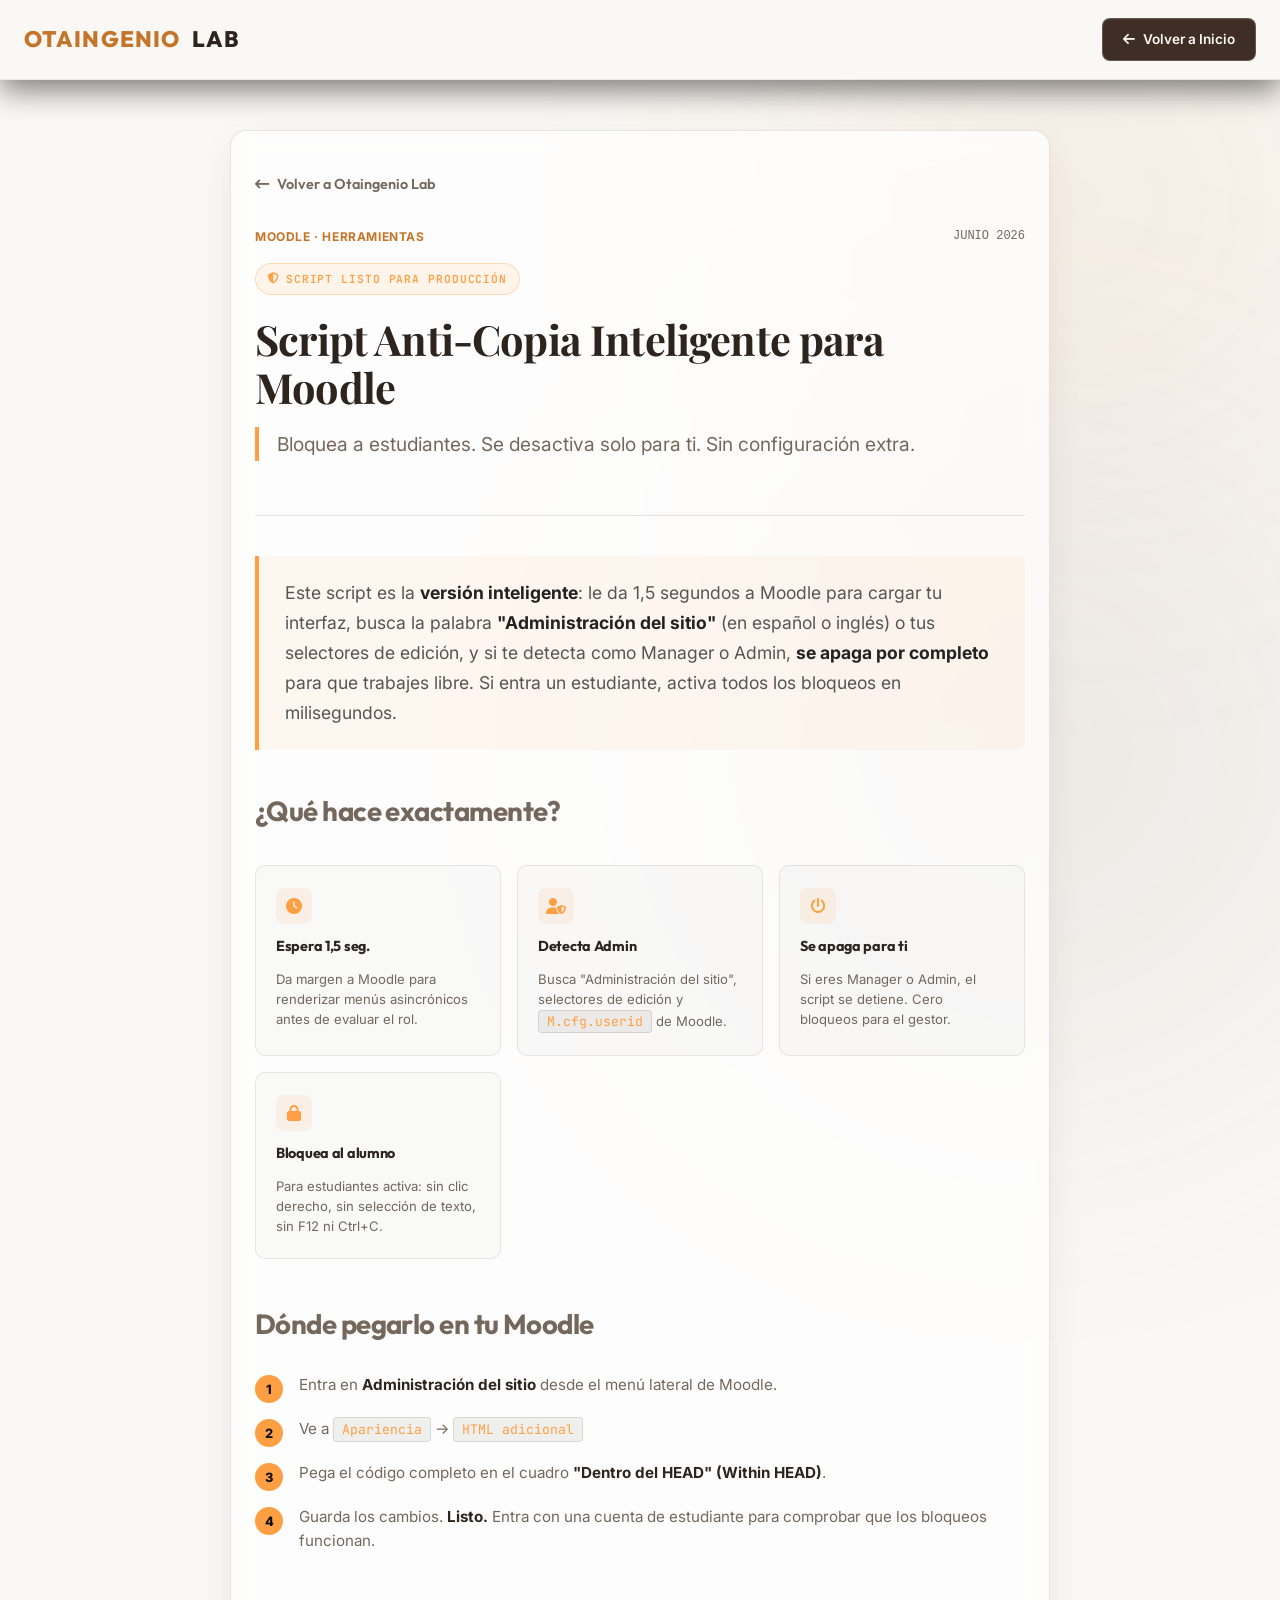
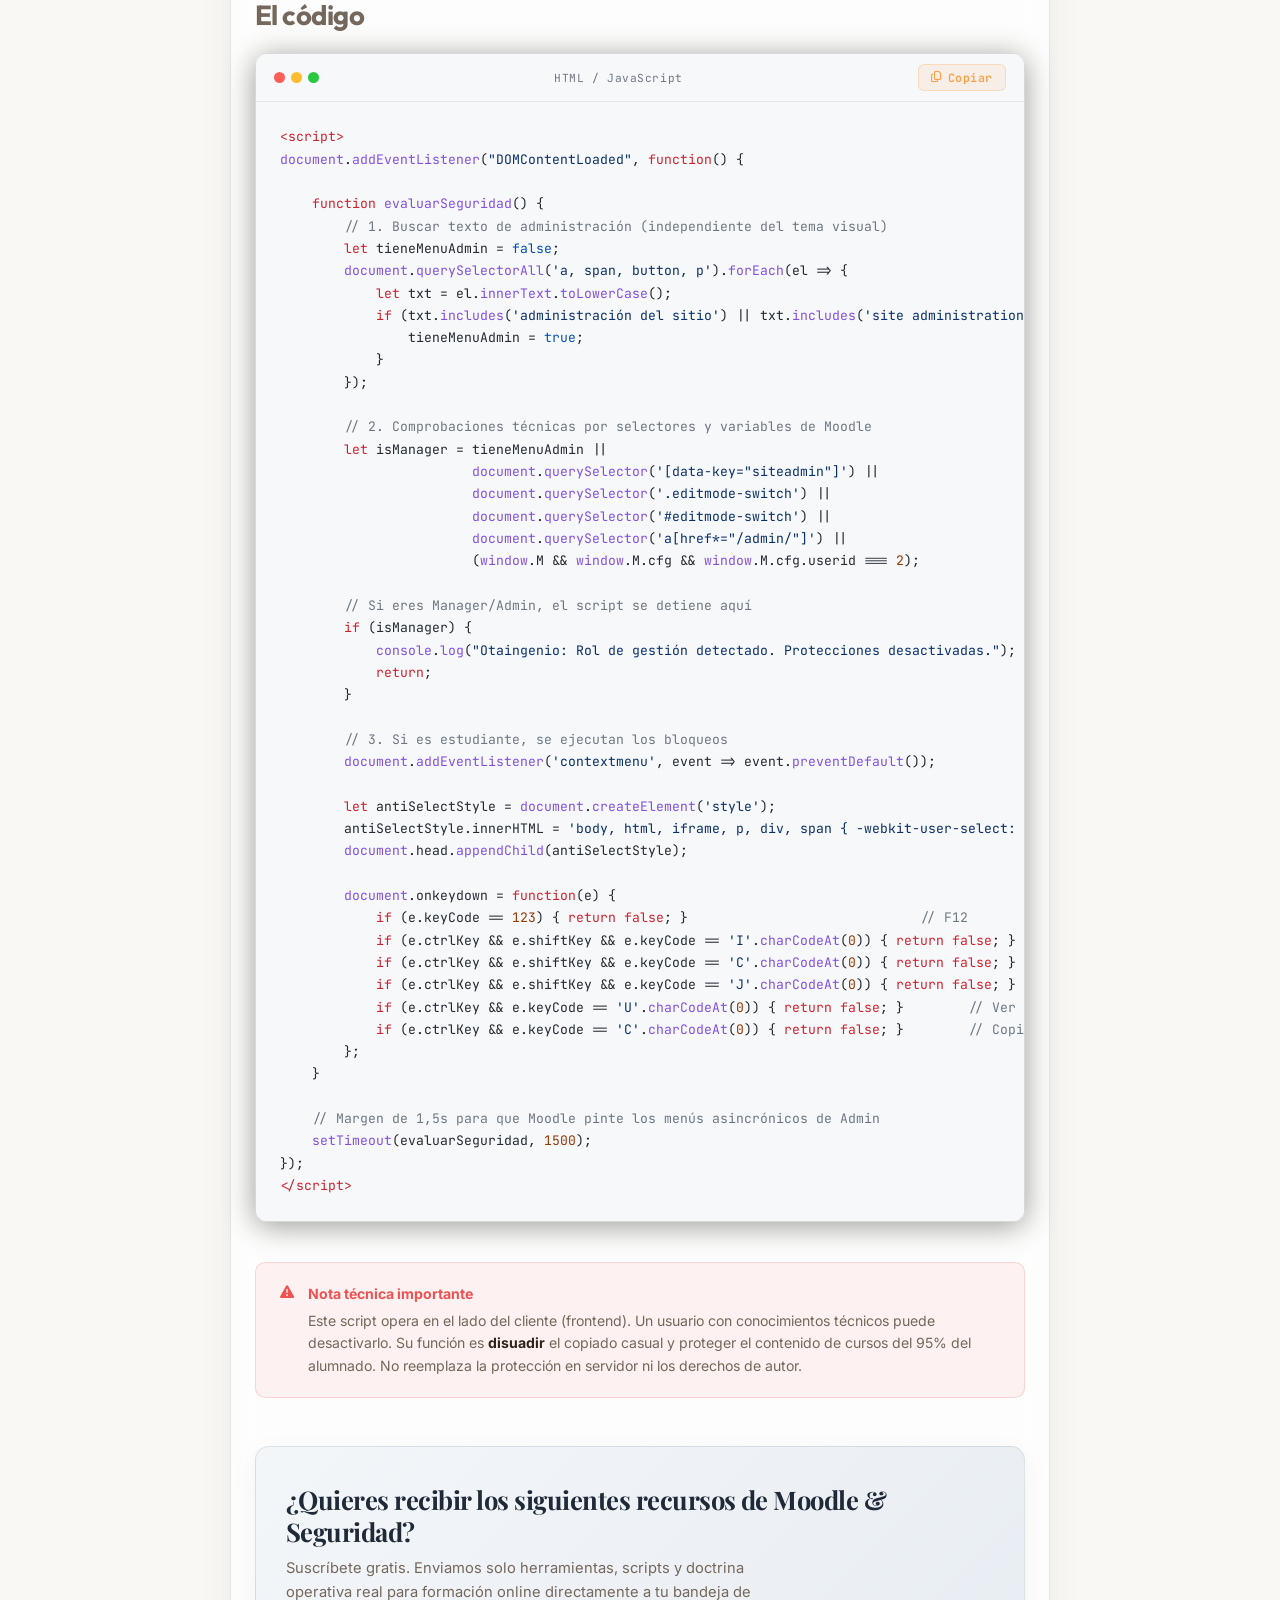
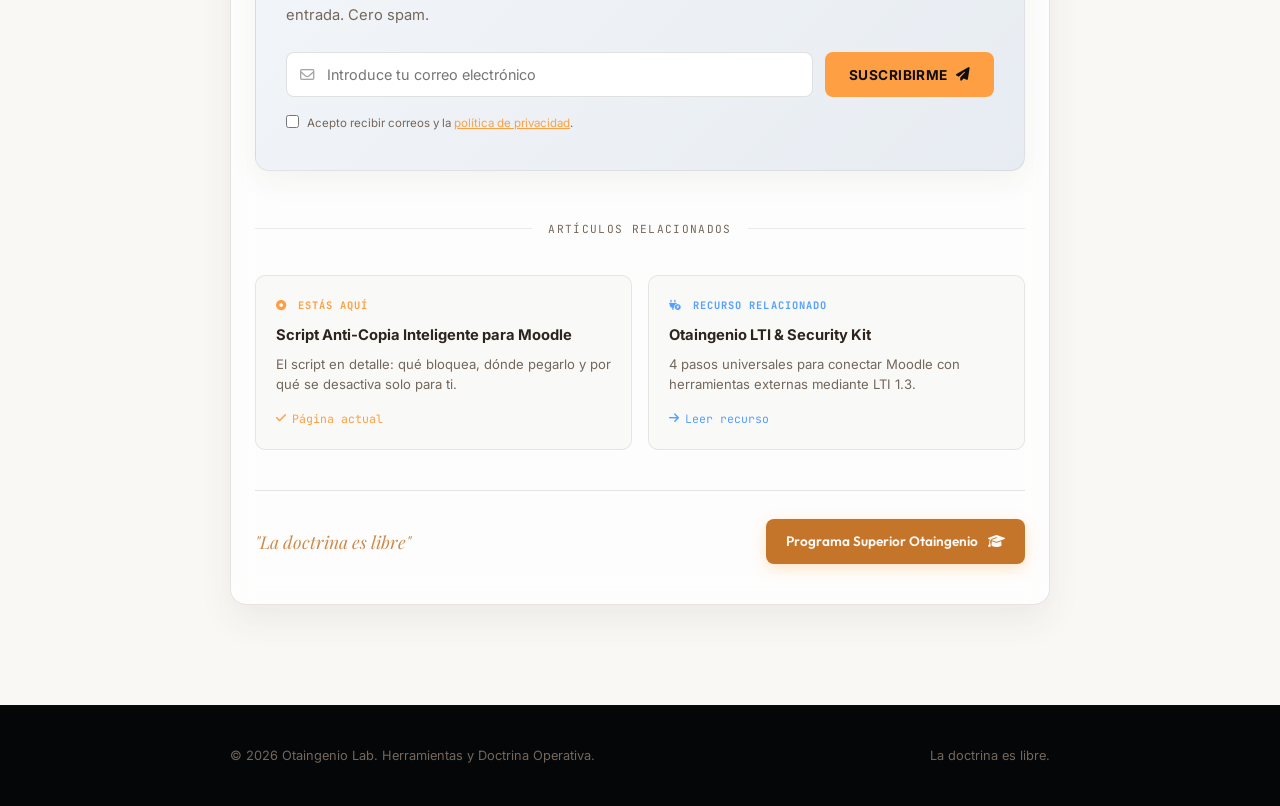
<file: moodle-kit.html>
<!DOCTYPE html>
<html lang="es">
<head>
  <meta charset="UTF-8">
  <meta name="viewport" content="width=device-width, initial-scale=1.0">
  <title>Script Anti-Copia para Moodle (Inteligente) — OTAINGENIO LAB</title>

  <!-- SEO: noindex para página oculta de tráfico directo -->
  <meta name="robots" content="index, follow">
  <meta name="description" content="Script anti-copia inteligente para Moodle. Se desactiva automáticamente para Managers y Admins. Copia y pega en Administración del sitio > Apariencia > HTML adicional.">

  <!-- Open Graph -->
  <meta property="og:type" content="article">
  <meta property="og:url" content="https://www.otaingenio.es/moodle-kit">
  <meta property="og:title" content="Script Anti-Copia para Moodle (Inteligente) — OTAINGENIO LAB">
  <meta property="og:description" content="Script que bloquea F12, Ctrl+C y menú contextual para estudiantes, y se desactiva solo para ti (Manager/Admin). Listo para pegar en HTML adicional.">
  <meta property="og:image" content="https://www.otaingenio.es/images/og-cover.png">
  <meta property="og:locale" content="es_ES">
  <meta property="og:site_name" content="Otaingenio Lab">

  <!-- Favicon -->
  <link rel="icon" type="image/png" href="/images/favicon.png">
  <link rel="apple-touch-icon" href="/images/favicon.png">

  <!-- Google Fonts -->
  <link rel="preconnect" href="https://fonts.googleapis.com">
  <link rel="preconnect" href="https://fonts.gstatic.com" crossorigin>
  <link href="https://fonts.googleapis.com/css2?family=Inter:wght@300;400;500;600;700&family=Outfit:wght@400;500;600;700;800&family=Playfair+Display:ital,wght@0,500;0,600;0,700;1,400;1,500&family=JetBrains+Mono:wght@400;600&display=swap" rel="stylesheet">

  <!-- Stylesheets -->
  <link rel="stylesheet" href="/styles/main.css">
  <link rel="stylesheet" href="https://cdnjs.cloudflare.com/ajax/libs/font-awesome/6.4.0/css/all.min.css">

  <!-- Google Analytics -->
  <script async src="https://www.googletagmanager.com/gtag/js?id=G-158QYGR870"></script>
  <script>
    window.dataLayer = window.dataLayer || [];
    function gtag(){dataLayer.push(arguments);}
    gtag('js', new Date());
    gtag('config', 'G-158QYGR870');
  </script>

  <style>
    /* ---- PAGE VARS ---- */
    :root {
      --code-bg: #0d1117;
      --code-border: rgba(255, 159, 67, 0.2);
      --code-text: #e6edf3;
      --accent: #ff9f43;
    }

    /* ---- BADGE ---- */
    .badge-pill {
      display: inline-flex;
      align-items: center;
      gap: 6px;
      background: rgba(255, 159, 67, 0.1);
      border: 1px solid rgba(255, 159, 67, 0.3);
      color: var(--accent);
      font-family: 'JetBrains Mono', monospace;
      font-size: 0.7rem;
      font-weight: 600;
      letter-spacing: 0.08em;
      padding: 5px 12px;
      border-radius: 999px;
      margin-bottom: 20px;
      text-transform: uppercase;
    }

    /* ---- INTRO ---- */
    .intro-callout {
      background: rgba(255, 159, 67, 0.06);
      border-left: 4px solid var(--accent);
      border-radius: 0 8px 8px 0;
      padding: 22px 26px;
      font-size: 1.1rem;
      line-height: 1.7;
      margin-bottom: 36px;
      color: var(--color-text-muted, #8a9bb0);
    }
    .intro-callout strong {
      color: var(--color-text, #e6edf3);
    }

    /* ---- HOW IT WORKS GRID ---- */
    .how-grid {
      display: grid;
      grid-template-columns: repeat(auto-fit, minmax(200px, 1fr));
      gap: 16px;
      margin: 30px 0 40px;
    }
    .how-card {
      background: rgba(255,255,255,0.02);
      border: 1px solid rgba(255,255,255,0.07);
      border-radius: 10px;
      padding: 22px 20px;
      display: flex;
      flex-direction: column;
      gap: 10px;
      transition: border-color 0.25s;
    }
    .how-card:hover { border-color: rgba(255,159,67,0.3); }
    .how-icon {
      width: 36px; height: 36px;
      background: rgba(255,159,67,0.1);
      border-radius: 8px;
      display: flex; align-items: center; justify-content: center;
      color: var(--accent);
      font-size: 1rem;
    }
    .how-card h4 {
      font-size: 0.9rem;
      font-weight: 700;
      color: var(--color-text, #e6edf3);
      margin: 0;
    }
    .how-card p {
      font-size: 0.82rem;
      color: var(--color-text-muted, #8a9bb0);
      margin: 0;
      line-height: 1.5;
    }

    /* ---- INSTALL STEPS ---- */
    .install-steps {
      display: flex;
      flex-direction: column;
      gap: 14px;
      margin: 24px 0 36px;
    }
    .install-step {
      display: flex;
      gap: 16px;
      align-items: flex-start;
    }
    .step-num {
      flex-shrink: 0;
      width: 28px; height: 28px;
      background: var(--accent);
      color: #0d0f14;
      border-radius: 50%;
      font-weight: 800;
      font-size: 0.8rem;
      display: flex; align-items: center; justify-content: center;
      margin-top: 2px;
    }
    .install-step p {
      font-size: 0.95rem;
      color: var(--color-text-muted, #8a9bb0);
      margin: 0;
      line-height: 1.6;
    }
    .install-step p strong {
      color: var(--color-text, #e6edf3);
    }
    .path-highlight {
      display: inline-block;
      background: rgba(255,255,255,0.05);
      border: 1px solid rgba(255,255,255,0.1);
      border-radius: 4px;
      padding: 1px 8px;
      font-family: 'JetBrains Mono', monospace;
      font-size: 0.82rem;
      color: var(--accent);
    }

    /* ---- CODE BLOCK ---- */
    .code-wrapper {
      position: relative;
      margin: 10px 0 40px;
      border-radius: 12px;
      overflow: hidden;
      border: 1px solid var(--code-border);
      box-shadow: 0 4px 30px rgba(0,0,0,0.4);
    }
    .code-topbar {
      display: flex;
      align-items: center;
      justify-content: space-between;
      background: #161b22;
      padding: 10px 18px;
      border-bottom: 1px solid rgba(255,255,255,0.06);
    }
    .code-dots {
      display: flex;
      gap: 6px;
    }
    .dot {
      width: 11px; height: 11px;
      border-radius: 50%;
    }
    .dot-red   { background: #ff5f57; }
    .dot-amber { background: #ffbd2e; }
    .dot-green { background: #28c840; }
    .code-lang {
      font-family: 'JetBrains Mono', monospace;
      font-size: 0.7rem;
      color: #6e7681;
      letter-spacing: 0.05em;
    }
    .copy-btn {
      display: flex;
      align-items: center;
      gap: 6px;
      background: rgba(255,159,67,0.1);
      border: 1px solid rgba(255,159,67,0.25);
      color: var(--accent);
      font-family: 'JetBrains Mono', monospace;
      font-size: 0.72rem;
      font-weight: 600;
      padding: 5px 12px;
      border-radius: 6px;
      cursor: pointer;
      transition: all 0.2s ease;
      letter-spacing: 0.05em;
    }
    .copy-btn:hover {
      background: rgba(255,159,67,0.2);
      border-color: rgba(255,159,67,0.5);
    }
    .copy-btn.copied {
      background: rgba(16,172,132,0.15);
      border-color: rgba(16,172,132,0.4);
      color: #10ac84;
    }
    .code-block {
      background: var(--code-bg);
      padding: 24px 24px;
      margin: 0;
      overflow-x: auto;
      font-family: 'JetBrains Mono', monospace;
      font-size: 0.82rem;
      line-height: 1.7;
      color: var(--code-text);
      white-space: pre;
      tab-size: 4;
    }
    /* Syntax highlight manual */
    .t-comment { color: #6e7681; }
    .t-keyword  { color: #ff7b72; }
    .t-func     { color: #d2a8ff; }
    .t-string   { color: #a5d6ff; }
    .t-number   { color: #f2cc60; }
    .t-bool     { color: #79c0ff; }

    /* ---- DISCLAIMER ---- */
    .disclaimer-box {
      background: rgba(238,82,83,0.07);
      border: 1px solid rgba(238,82,83,0.2);
      border-radius: 10px;
      padding: 20px 24px;
      font-size: 0.88rem;
      color: var(--color-text-muted, #8a9bb0);
      line-height: 1.6;
      margin: 36px 0;
      display: flex;
      gap: 14px;
      align-items: flex-start;
    }
    .disclaimer-box i {
      color: #ee5253;
      margin-top: 2px;
      flex-shrink: 0;
    }

    /* ---- NEWSLETTER FORM STYLES ---- */
    .newsletter-box {
      background: linear-gradient(135deg, #0d131a 0%, #16222f 100%);
      border: 1px solid rgba(255, 159, 67, 0.15);
      border-radius: 14px;
      padding: 36px 30px;
      margin: 48px 0;
      position: relative;
      overflow: hidden;
      box-shadow: 0 10px 30px rgba(0,0,0,0.25);
    }
    .light-theme .newsletter-box {
      background: linear-gradient(135deg, #f3f6f9 0%, #e7ecf2 100%);
      border-color: rgba(0, 0, 0, 0.08);
      box-shadow: 0 10px 30px rgba(0,0,0,0.05);
    }
    .newsletter-box::before {
      content: '';
      position: absolute;
      top: -50%;
      right: -30%;
      width: 250px;
      height: 250px;
      border-radius: 50%;
      background: radial-gradient(circle, rgba(255, 159, 67, 0.08) 0%, transparent 70%);
      pointer-events: none;
    }
    .newsletter-title {
      font-family: var(--font-serif, serif);
      font-size: 1.6rem;
      font-weight: 700;
      color: #fff;
      margin: 0 0 10px;
      line-height: 1.25;
    }
    .light-theme .newsletter-title {
      color: #1f2937;
    }
    .newsletter-desc {
      font-size: 0.92rem;
      color: var(--color-text-muted, #8a9bb0);
      margin: 0 0 24px;
      line-height: 1.6;
      max-width: 520px;
    }
    .newsletter-form-container {
      display: flex;
      flex-direction: column;
      gap: 12px;
    }
    .newsletter-row {
      display: flex;
      gap: 12px;
      width: 100%;
    }
    .newsletter-input-wrapper {
      position: relative;
      flex: 1;
    }
    .newsletter-input-wrapper i {
      position: absolute;
      left: 14px;
      top: 50%;
      transform: translateY(-50%);
      color: rgba(255, 255, 255, 0.35);
      font-size: 0.9rem;
    }
    .light-theme .newsletter-input-wrapper i {
      color: rgba(0, 0, 0, 0.35);
    }
    .newsletter-input {
      width: 100%;
      padding: 13px 16px 13px 40px;
      background: rgba(0, 0, 0, 0.3);
      border: 1px solid rgba(255, 255, 255, 0.08);
      border-radius: 8px;
      color: #fff;
      font-size: 0.9rem;
      outline: none;
      transition: all 0.25s ease;
    }
    .light-theme .newsletter-input {
      background: #fff;
      border-color: rgba(0, 0, 0, 0.12);
      color: #1f2937;
    }
    .newsletter-input:focus {
      border-color: var(--accent);
      box-shadow: 0 0 0 3px rgba(255, 159, 67, 0.15);
      background: rgba(0, 0, 0, 0.4);
    }
    .light-theme .newsletter-input:focus {
      background: #fff;
      box-shadow: 0 0 0 3px rgba(255, 159, 67, 0.1);
    }
    .newsletter-btn {
      display: inline-flex;
      align-items: center;
      justify-content: center;
      gap: 8px;
      background: var(--accent);
      color: #0d0f14;
      font-weight: 700;
      font-size: 0.85rem;
      padding: 13px 24px;
      border: none;
      border-radius: 8px;
      cursor: pointer;
      letter-spacing: 0.03em;
      transition: all 0.25s ease;
      white-space: nowrap;
      text-transform: uppercase;
    }
    .newsletter-btn:hover {
      transform: translateY(-1px);
      box-shadow: 0 5px 15px rgba(255, 159, 67, 0.3);
    }
    .newsletter-btn:disabled {
      opacity: 0.6;
      cursor: not-allowed;
      transform: none;
      box-shadow: none;
    }
    .newsletter-privacy {
      display: flex;
      align-items: flex-start;
      gap: 8px;
      font-size: 0.72rem;
      color: var(--color-text-muted);
      cursor: pointer;
      user-select: none;
      margin-top: 4px;
    }
    .newsletter-privacy input {
      margin-top: 2px;
      accent-color: var(--accent);
    }
    .newsletter-privacy a {
      color: var(--accent);
      text-decoration: underline;
    }
    @media (max-width: 640px) {
      .newsletter-row {
        flex-direction: column;
      }
      .newsletter-btn {
        width: 100%;
      }
    }

    /* ---- LIGHT THEME overrides ---- */
    .light-theme .code-wrapper  { border-color: rgba(0,0,0,0.15); }
    .light-theme .code-topbar   { background: #f6f8fa; border-color: rgba(0,0,0,0.08); }
    .light-theme .code-block    { background: #f6f8fa; color: #24292f; }
    .light-theme .t-comment     { color: #6e7781; }
    .light-theme .t-keyword     { color: #cf222e; }
    .light-theme .t-func        { color: #8250df; }
    .light-theme .t-string      { color: #0a3069; }
    .light-theme .t-number      { color: #953800; }
    .light-theme .t-bool        { color: #0550ae; }
    .light-theme .how-card      { background: rgba(0,0,0,0.02); border-color: rgba(0,0,0,0.08); }
    .light-theme .intro-callout { background: rgba(255,159,67,0.07); color: #555; }
    .light-theme .intro-callout strong { color: #222; }
    .light-theme .path-highlight { background: rgba(0,0,0,0.06); border-color: rgba(0,0,0,0.1); }
    /* ---- RELATED ARTICLES ---- */
    .related-grid { display: grid; grid-template-columns: 1fr 1fr; gap: 16px; margin: 36px 0 0; }
    .related-card { display: flex; flex-direction: column; gap: 10px; background: rgba(255,255,255,0.02); border: 1px solid rgba(255,255,255,0.07); border-radius: 10px; padding: 20px; text-decoration: none; transition: all 0.25s ease; }
    .related-card:hover { transform: translateY(-2px); border-color: rgba(255,159,67,0.3); background: rgba(255,159,67,0.03); }
    .related-card.active { border-color: rgba(255,159,67,0.3); background: rgba(255,159,67,0.04); cursor: default; pointer-events: none; }
    .related-tag { font-family: 'JetBrains Mono', monospace; font-size: 0.65rem; font-weight: 700; letter-spacing: 0.1em; text-transform: uppercase; color: var(--accent); }
    .related-title { font-size: 0.92rem; font-weight: 700; color: var(--color-text, #e6edf3); line-height: 1.4; }
    .related-desc { font-size: 0.82rem; color: var(--color-text-muted); line-height: 1.5; }
    .related-link-label { font-family: 'JetBrains Mono', monospace; font-size: 0.72rem; color: var(--accent); display: flex; align-items: center; gap: 6px; margin-top: 4px; }
    .section-divider { display: flex; align-items: center; gap: 16px; margin: 44px 0 32px; }
    .section-divider-line { flex: 1; height: 1px; background: rgba(255,255,255,0.08); }
    .section-divider-label { font-family: 'JetBrains Mono', monospace; font-size: 0.7rem; letter-spacing: 0.12em; text-transform: uppercase; color: var(--color-text-muted); white-space: nowrap; }
    .light-theme .related-card { background: rgba(0,0,0,0.02); border-color: rgba(0,0,0,0.08); }
    .light-theme .section-divider-line { background: rgba(0,0,0,0.08); }
  </style>
</head>
<body class="light-theme">

  <div class="ambient-glow glow-1"></div>
  <div class="ambient-glow glow-3"></div>

  <!-- Header -->
  <header id="main-header" class="glass-header scrolled">
    <div class="header-container">
      <a href="/" class="brand-logo">
        <span class="logo-accent">OTAINGENIO</span> <span class="logo-light">LAB</span>
      </a>
      <a href="/" class="nav-btn-link">
        <i class="fa-solid fa-arrow-left"></i>
        <span>Volver a Inicio</span>
      </a>
    </div>
  </header>

  <!-- Reading Container -->
  <main class="paper-reading-container glass-card" style="margin-top: 130px;">

    <a href="/" class="back-to-home">
      <i class="fa-solid fa-arrow-left-long"></i> Volver a Otaingenio Lab
    </a>

    <article class="paper-reading-body">
      <header class="paper-reading-header">
        <div class="paper-meta" style="margin-bottom: 12px;">
          <span class="paper-cat">MOODLE · HERRAMIENTAS</span>
          <span class="paper-date font-mono">JUNIO 2026</span>
        </div>
        <div class="badge-pill">
          <i class="fa-solid fa-shield-halved"></i> Script listo para producción
        </div>
        <h1 class="paper-title font-serif" style="font-size: 2.6rem; line-height: 1.15;">
          Script Anti-Copia Inteligente para Moodle
        </h1>
        <p class="paper-subtitle" style="font-size: 1.2rem; border-left: 4px solid var(--accent); padding-left: 18px; margin-top: 16px; color: var(--color-text-muted);">
          Bloquea a estudiantes. Se desactiva solo para ti. Sin configuración extra.
        </p>
      </header>

      <section class="paper-content">

        <div class="intro-callout">
          Este script es la <strong>versión inteligente</strong>: le da 1,5 segundos a Moodle para cargar tu interfaz, 
          busca la palabra <strong>"Administración del sitio"</strong> (en español o inglés) o tus selectores de edición, 
          y si te detecta como Manager o Admin, <strong>se apaga por completo</strong> para que trabajes libre. 
          Si entra un estudiante, activa todos los bloqueos en milisegundos.
        </div>

        <!-- How it works -->
        <h2 style="margin-bottom: 20px;">¿Qué hace exactamente?</h2>
        <div class="how-grid">
          <div class="how-card">
            <div class="how-icon"><i class="fa-solid fa-clock"></i></div>
            <h4>Espera 1,5 seg.</h4>
            <p>Da margen a Moodle para renderizar menús asincrónicos antes de evaluar el rol.</p>
          </div>
          <div class="how-card">
            <div class="how-icon"><i class="fa-solid fa-user-shield"></i></div>
            <h4>Detecta Admin</h4>
            <p>Busca "Administración del sitio", selectores de edición y <span class="path-highlight">M.cfg.userid</span> de Moodle.</p>
          </div>
          <div class="how-card">
            <div class="how-icon"><i class="fa-solid fa-power-off"></i></div>
            <h4>Se apaga para ti</h4>
            <p>Si eres Manager o Admin, el script se detiene. Cero bloqueos para el gestor.</p>
          </div>
          <div class="how-card">
            <div class="how-icon"><i class="fa-solid fa-lock"></i></div>
            <h4>Bloquea al alumno</h4>
            <p>Para estudiantes activa: sin clic derecho, sin selección de texto, sin F12 ni Ctrl+C.</p>
          </div>
        </div>

        <!-- Install steps -->
        <h2 style="margin-bottom: 20px;">Dónde pegarlo en tu Moodle</h2>
        <div class="install-steps">
          <div class="install-step">
            <div class="step-num">1</div>
            <p>Entra en <strong>Administración del sitio</strong> desde el menú lateral de Moodle.</p>
          </div>
          <div class="install-step">
            <div class="step-num">2</div>
            <p>Ve a <span class="path-highlight">Apariencia</span> → <span class="path-highlight">HTML adicional</span></p>
          </div>
          <div class="install-step">
            <div class="step-num">3</div>
            <p>Pega el código completo en el cuadro <strong>"Dentro del HEAD" (Within HEAD)</strong>.</p>
          </div>
          <div class="install-step">
            <div class="step-num">4</div>
            <p>Guarda los cambios. <strong>Listo.</strong> Entra con una cuenta de estudiante para comprobar que los bloqueos funcionan.</p>
          </div>
        </div>

        <!-- Code block -->
        <h2 style="margin-bottom: 14px;">El código</h2>
        <div class="code-wrapper">
          <div class="code-topbar">
            <div class="code-dots">
              <span class="dot dot-red"></span>
              <span class="dot dot-amber"></span>
              <span class="dot dot-green"></span>
            </div>
            <span class="code-lang">HTML / JavaScript</span>
            <button class="copy-btn" id="copy-btn" onclick="copiarCodigo()">
              <i class="fa-regular fa-copy"></i> Copiar
            </button>
          </div>
          <pre class="code-block" id="code-to-copy"><span class="t-keyword">&lt;script&gt;</span>
<span class="t-func">document</span>.<span class="t-func">addEventListener</span>(<span class="t-string">"DOMContentLoaded"</span>, <span class="t-keyword">function</span>() {

    <span class="t-keyword">function</span> <span class="t-func">evaluarSeguridad</span>() {
        <span class="t-comment">// 1. Buscar texto de administración (independiente del tema visual)</span>
        <span class="t-keyword">let</span> tieneMenuAdmin = <span class="t-bool">false</span>;
        <span class="t-func">document</span>.<span class="t-func">querySelectorAll</span>(<span class="t-string">'a, span, button, p'</span>).<span class="t-func">forEach</span>(el =&gt; {
            <span class="t-keyword">let</span> txt = el.<span class="t-func">innerText</span>.<span class="t-func">toLowerCase</span>();
            <span class="t-keyword">if</span> (txt.<span class="t-func">includes</span>(<span class="t-string">'administración del sitio'</span>) || txt.<span class="t-func">includes</span>(<span class="t-string">'site administration'</span>)) {
                tieneMenuAdmin = <span class="t-bool">true</span>;
            }
        });

        <span class="t-comment">// 2. Comprobaciones técnicas por selectores y variables de Moodle</span>
        <span class="t-keyword">let</span> isManager = tieneMenuAdmin ||
                        <span class="t-func">document</span>.<span class="t-func">querySelector</span>(<span class="t-string">'[data-key="siteadmin"]'</span>) ||
                        <span class="t-func">document</span>.<span class="t-func">querySelector</span>(<span class="t-string">'.editmode-switch'</span>) ||
                        <span class="t-func">document</span>.<span class="t-func">querySelector</span>(<span class="t-string">'#editmode-switch'</span>) ||
                        <span class="t-func">document</span>.<span class="t-func">querySelector</span>(<span class="t-string">'a[href*="/admin/"]'</span>) ||
                        (<span class="t-func">window</span>.M &amp;&amp; <span class="t-func">window</span>.M.cfg &amp;&amp; <span class="t-func">window</span>.M.cfg.userid === <span class="t-number">2</span>);

        <span class="t-comment">// Si eres Manager/Admin, el script se detiene aquí</span>
        <span class="t-keyword">if</span> (isManager) {
            <span class="t-func">console</span>.<span class="t-func">log</span>(<span class="t-string">"Otaingenio: Rol de gestión detectado. Protecciones desactivadas."</span>);
            <span class="t-keyword">return</span>;
        }

        <span class="t-comment">// 3. Si es estudiante, se ejecutan los bloqueos</span>
        <span class="t-func">document</span>.<span class="t-func">addEventListener</span>(<span class="t-string">'contextmenu'</span>, event =&gt; event.<span class="t-func">preventDefault</span>());

        <span class="t-keyword">let</span> antiSelectStyle = <span class="t-func">document</span>.<span class="t-func">createElement</span>(<span class="t-string">'style'</span>);
        antiSelectStyle.innerHTML = <span class="t-string">'body, html, iframe, p, div, span { -webkit-user-select: none !important; -moz-user-select: none !important; -ms-user-select: none !important; user-select: none !important; }'</span>;
        <span class="t-func">document</span>.head.<span class="t-func">appendChild</span>(antiSelectStyle);

        <span class="t-func">document</span>.onkeydown = <span class="t-keyword">function</span>(e) {
            <span class="t-keyword">if</span> (e.keyCode == <span class="t-number">123</span>) { <span class="t-keyword">return false</span>; }                             <span class="t-comment">// F12</span>
            <span class="t-keyword">if</span> (e.ctrlKey &amp;&amp; e.shiftKey &amp;&amp; e.keyCode == <span class="t-string">'I'</span>.<span class="t-func">charCodeAt</span>(<span class="t-number">0</span>)) { <span class="t-keyword">return false</span>; }  <span class="t-comment">// DevTools</span>
            <span class="t-keyword">if</span> (e.ctrlKey &amp;&amp; e.shiftKey &amp;&amp; e.keyCode == <span class="t-string">'C'</span>.<span class="t-func">charCodeAt</span>(<span class="t-number">0</span>)) { <span class="t-keyword">return false</span>; }  <span class="t-comment">// Inspect</span>
            <span class="t-keyword">if</span> (e.ctrlKey &amp;&amp; e.shiftKey &amp;&amp; e.keyCode == <span class="t-string">'J'</span>.<span class="t-func">charCodeAt</span>(<span class="t-number">0</span>)) { <span class="t-keyword">return false</span>; }  <span class="t-comment">// Console</span>
            <span class="t-keyword">if</span> (e.ctrlKey &amp;&amp; e.keyCode == <span class="t-string">'U'</span>.<span class="t-func">charCodeAt</span>(<span class="t-number">0</span>)) { <span class="t-keyword">return false</span>; }        <span class="t-comment">// Ver código fuente</span>
            <span class="t-keyword">if</span> (e.ctrlKey &amp;&amp; e.keyCode == <span class="t-string">'C'</span>.<span class="t-func">charCodeAt</span>(<span class="t-number">0</span>)) { <span class="t-keyword">return false</span>; }        <span class="t-comment">// Copiar</span>
        };
    }

    <span class="t-comment">// Margen de 1,5s para que Moodle pinte los menús asincrónicos de Admin</span>
    <span class="t-func">setTimeout</span>(evaluarSeguridad, <span class="t-number">1500</span>);
});
<span class="t-keyword">&lt;/script&gt;</span></pre>
        </div>

        <!-- Disclaimer -->
        <div class="disclaimer-box">
          <i class="fa-solid fa-triangle-exclamation"></i>
          <div>
            <strong style="color: #ee5253; display: block; margin-bottom: 4px;">Nota técnica importante</strong>
            Este script opera en el lado del cliente (frontend). Un usuario con conocimientos técnicos 
            puede desactivarlo. Su función es <strong>disuadir</strong> el copiado casual y proteger el contenido 
            de cursos del 95% del alumnado. No reemplaza la protección en servidor ni los derechos de autor.
          </div>
        </div>

        <!-- NEWSLETTER CARD -->
        <div class="newsletter-box">
          <h3 class="newsletter-title">¿Quieres recibir los siguientes recursos de Moodle &amp; Seguridad?</h3>
          <p class="newsletter-desc">Suscríbete gratis. Enviamos solo herramientas, scripts y doctrina operativa real para formación online directamente a tu bandeja de entrada. Cero spam.</p>
          <form id="newsletter-form" class="newsletter-form-container">
            <div class="newsletter-row">
              <div class="newsletter-input-wrapper">
                <i class="fa-regular fa-envelope"></i>
                <input type="email" class="newsletter-input" placeholder="Introduce tu correo electrónico" required>
              </div>
              <button type="submit" class="newsletter-btn">
                <span>Suscribirme</span>
                <i class="fa-solid fa-paper-plane"></i>
              </button>
            </div>
            <label class="newsletter-privacy">
              <input type="checkbox" required>
              <span>Acepto recibir correos y la <a href="/politica-de-privacidad" target="_blank">política de privacidad</a>.</span>
            </label>
          </form>
        </div>

        <!-- RELATED ARTICLES -->
        <div class="section-divider">
          <div class="section-divider-line"></div>
          <span class="section-divider-label">Artículos relacionados</span>
          <div class="section-divider-line"></div>
        </div>

        <div class="related-grid">
          <div class="related-card active">
            <span class="related-tag"><i class="fa-solid fa-circle-dot" style="margin-right:4px;"></i> Estás aquí</span>
            <div class="related-title">Script Anti-Copia Inteligente para Moodle</div>
            <div class="related-desc">El script en detalle: qué bloquea, dónde pegarlo y por qué se desactiva solo para ti.</div>
            <div class="related-link-label"><i class="fa-solid fa-check"></i> Página actual</div>
          </div>
          <a class="related-card" href="/moodle-lti">
            <span class="related-tag" style="color:#54a0ff;"><i class="fa-solid fa-plug-circle-bolt" style="margin-right:4px;"></i> Recurso relacionado</span>
            <div class="related-title">Otaingenio LTI &amp; Security Kit</div>
            <div class="related-desc">4 pasos universales para conectar Moodle con herramientas externas mediante LTI 1.3.</div>
            <div class="related-link-label" style="color:#54a0ff;"><i class="fa-solid fa-arrow-right"></i> Leer recurso</div>
          </a>
        </div>

      </section>

      <footer style="margin-top: 40px; border-top: 1px solid var(--color-border); padding-top: 28px; display: flex; justify-content: space-between; align-items: center; flex-wrap: wrap; gap: 16px;">
        <span class="doctrina-libera-badge font-serif" style="font-size: 1.1rem;">"La doctrina es libre"</span>
        <a href="/#program-section" class="btn-primary" style="padding: 10px 20px; font-size: 0.85rem;">
          <span>Programa Superior Otaingenio</span>
          <i class="fa-solid fa-graduation-cap"></i>
        </a>
      </footer>
    </article>
  </main>

  <!-- Footer -->
  <footer id="main-footer" class="border-t" style="background:#040608; padding: 40px 24px;">
    <div class="footer-container" style="display:flex; justify-content:space-between; max-width:820px; margin:0 auto; font-size:0.8rem; color:var(--color-text-muted);">
      <span>© 2026 Otaingenio Lab. Herramientas y Doctrina Operativa.</span>
      <span>La doctrina es libre.</span>
    </div>
  </footer>

  <script>
    function copiarCodigo() {
      const rawCode = `<script>
document.addEventListener("DOMContentLoaded", function() {

    function evaluarSeguridad() {
        // 1. Buscar texto de administración (independiente del tema visual)
        let tieneMenuAdmin = false;
        document.querySelectorAll('a, span, button, p').forEach(el => {
            let txt = el.innerText.toLowerCase();
            if (txt.includes('administración del sitio') || txt.includes('site administration')) {
                tieneMenuAdmin = true;
            }
        });

        // 2. Comprobaciones técnicas por selectores y variables de Moodle
        let isManager = tieneMenuAdmin ||
                        document.querySelector('[data-key="siteadmin"]') ||
                        document.querySelector('.editmode-switch') ||
                        document.querySelector('#editmode-switch') ||
                        document.querySelector('a[href*="/admin/"]') ||
                        (window.M && window.M.cfg && window.M.cfg.userid === 2);

        // Si eres Manager/Admin, el script se detiene aquí
        if (isManager) {
            console.log("Otaingenio: Rol de gestión detectado. Protecciones desactivadas.");
            return;
        }

        // 3. Si es estudiante, se ejecutan los bloqueos
        document.addEventListener('contextmenu', event => event.preventDefault());

        let antiSelectStyle = document.createElement('style');
        antiSelectStyle.innerHTML = 'body, html, iframe, p, div, span { -webkit-user-select: none !important; -moz-user-select: none !important; -ms-user-select: none !important; user-select: none !important; }';
        document.head.appendChild(antiSelectStyle);

        document.onkeydown = function(e) {
            if (e.keyCode == 123) { return false; }
            if (e.ctrlKey && e.shiftKey && e.keyCode == 'I'.charCodeAt(0)) { return false; }
            if (e.ctrlKey && e.shiftKey && e.keyCode == 'C'.charCodeAt(0)) { return false; }
            if (e.ctrlKey && e.shiftKey && e.keyCode == 'J'.charCodeAt(0)) { return false; }
            if (e.ctrlKey && e.keyCode == 'U'.charCodeAt(0)) { return false; }
            if (e.ctrlKey && e.keyCode == 'C'.charCodeAt(0)) { return false; }
        };
    }

    // Margen de 1,5s para que Moodle pinte los menús asincrónicos de Admin
    setTimeout(evaluarSeguridad, 1500);
});
<\/script>`;

      navigator.clipboard.writeText(rawCode).then(() => {
        const btn = document.getElementById('copy-btn');
        btn.classList.add('copied');
        btn.innerHTML = '<i class="fa-solid fa-check"></i> ¡Copiado!';
        setTimeout(() => {
          btn.classList.remove('copied');
          btn.innerHTML = '<i class="fa-regular fa-copy"></i> Copiar';
        }, 2500);
      }).catch(() => {
        alert('No se pudo copiar automáticamente. Selecciona el código manualmente con Ctrl+A.');
      });
    }

    document.addEventListener("DOMContentLoaded", function() {
      const newsForm = document.getElementById('newsletter-form');
      if (newsForm) {
        newsForm.addEventListener('submit', function(e) {
          e.preventDefault();
          const emailInput = newsForm.querySelector('input[type="email"]');
          const email = emailInput.value;
          const button = newsForm.querySelector('button');
          const buttonText = button.innerHTML;
          button.disabled = true;
          button.innerHTML = '<i class="fa-solid fa-spinner fa-spin"></i> Procesando...';

          fetch('https://api.web3forms.com/submit', {
            method: 'POST',
            headers: {
              'Content-Type': 'application/json',
              'Accept': 'application/json'
            },
            body: JSON.stringify({
              access_key: '31845bf2-8f66-4ddd-9162-dbd9b5808660',
              email: email,
              subject: 'Nuevo suscriptor Moodle Kit - Otaingenio Lab',
              from_name: 'Otaingenio Lab'
            })
          })
          .then(async (response) => {
            if (response.status == 200) {
              newsForm.innerHTML = `
                <div class="success-message" style="animation: fadeIn 0.4s ease forwards; text-align: center; padding: 10px 0;">
                  <i class="fa-solid fa-circle-check" style="color:#10ac84; font-size: 2rem; margin-bottom: 12px; display: block;"></i>
                  <h4 style="margin: 0 0 6px; color: var(--color-text, #fff); font-family: var(--font-serif);">¡Suscripción completada!</h4>
                  <p style="margin: 0; font-size: 0.88rem; color:var(--color-text-muted);">Te avisaremos tan pronto como publiquemos nuevos recursos.</p>
                </div>
              `;
            } else {
              const json = await response.json();
              console.log(json);
              button.disabled = false;
              button.innerHTML = buttonText;
              alert('Hubo un error al procesar tu suscripción. Por favor, inténtalo de nuevo.');
            }
          })
          .catch(error => {
            console.log(error);
            button.disabled = false;
            button.innerHTML = buttonText;
            alert('Error de conexión. Por favor, inténtalo de nuevo.');
          });
        });
      }
    });
  </script>

</body>
</html>
</file>
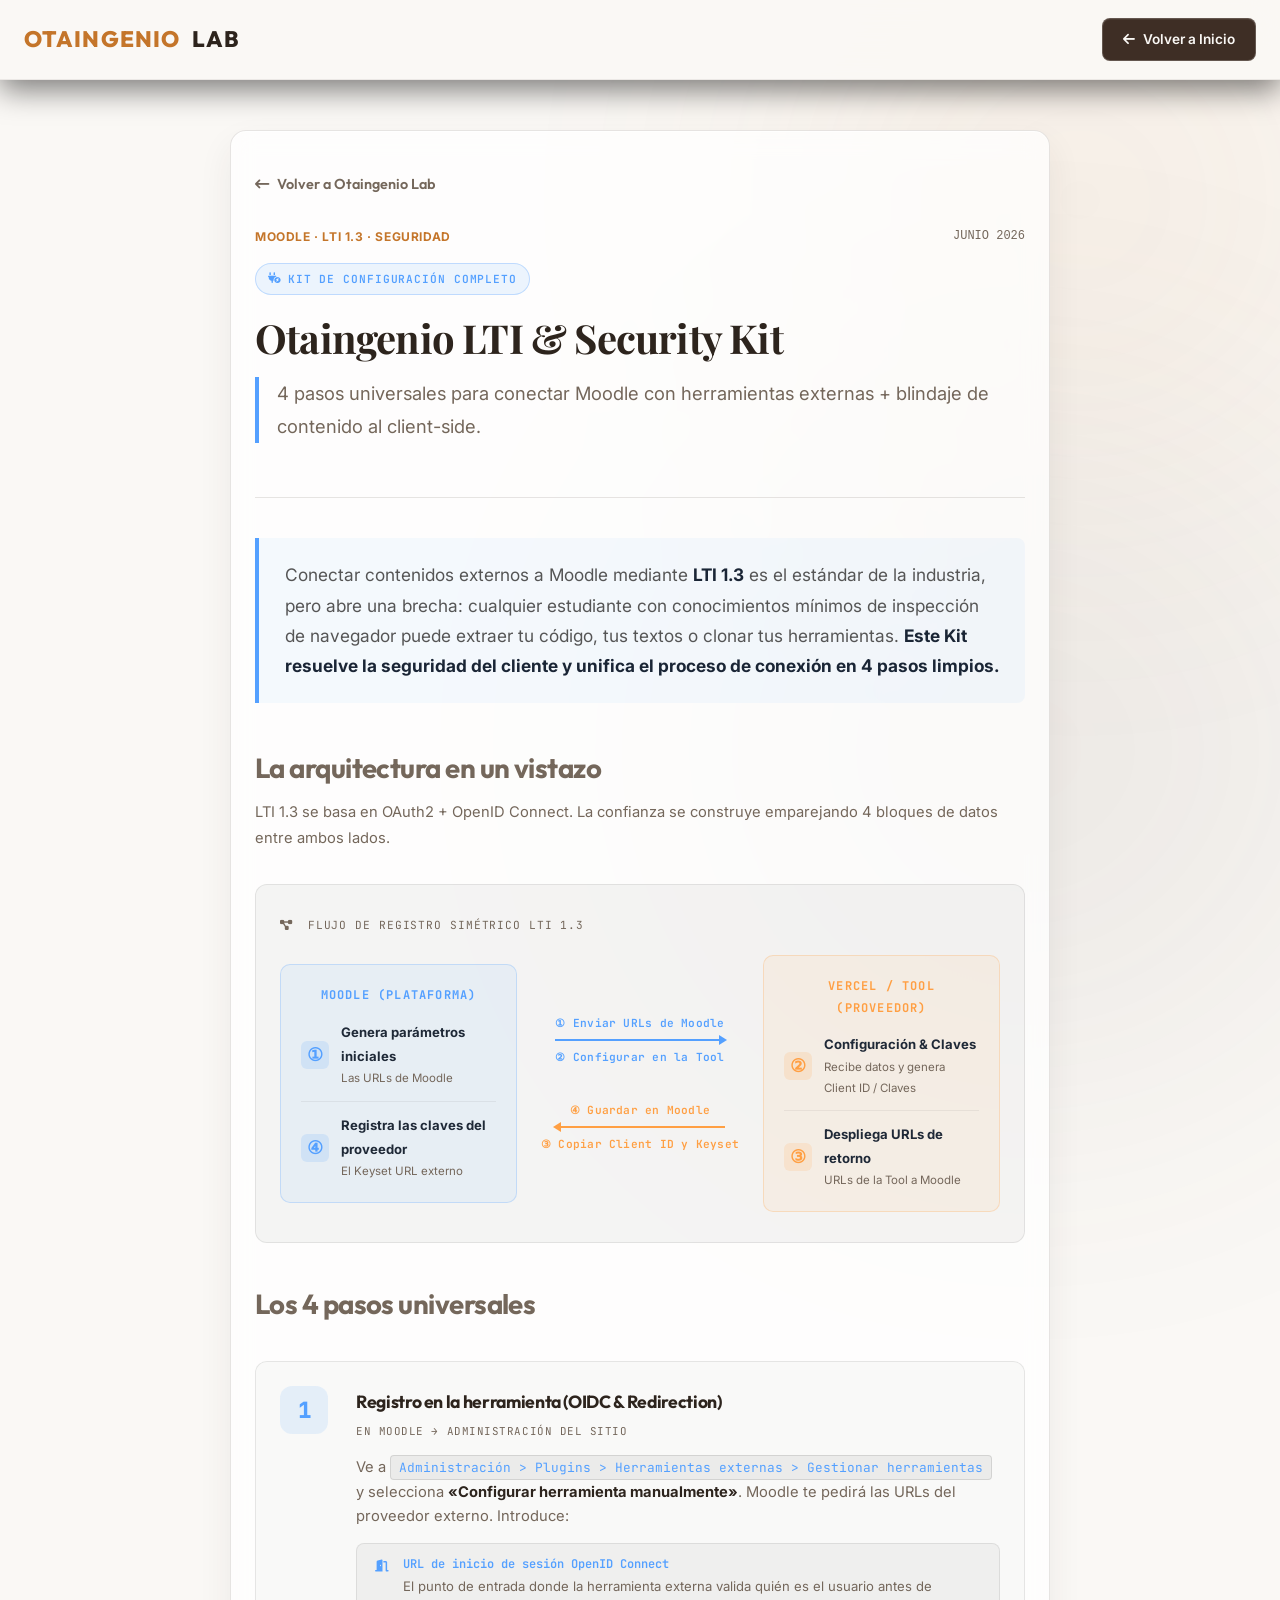
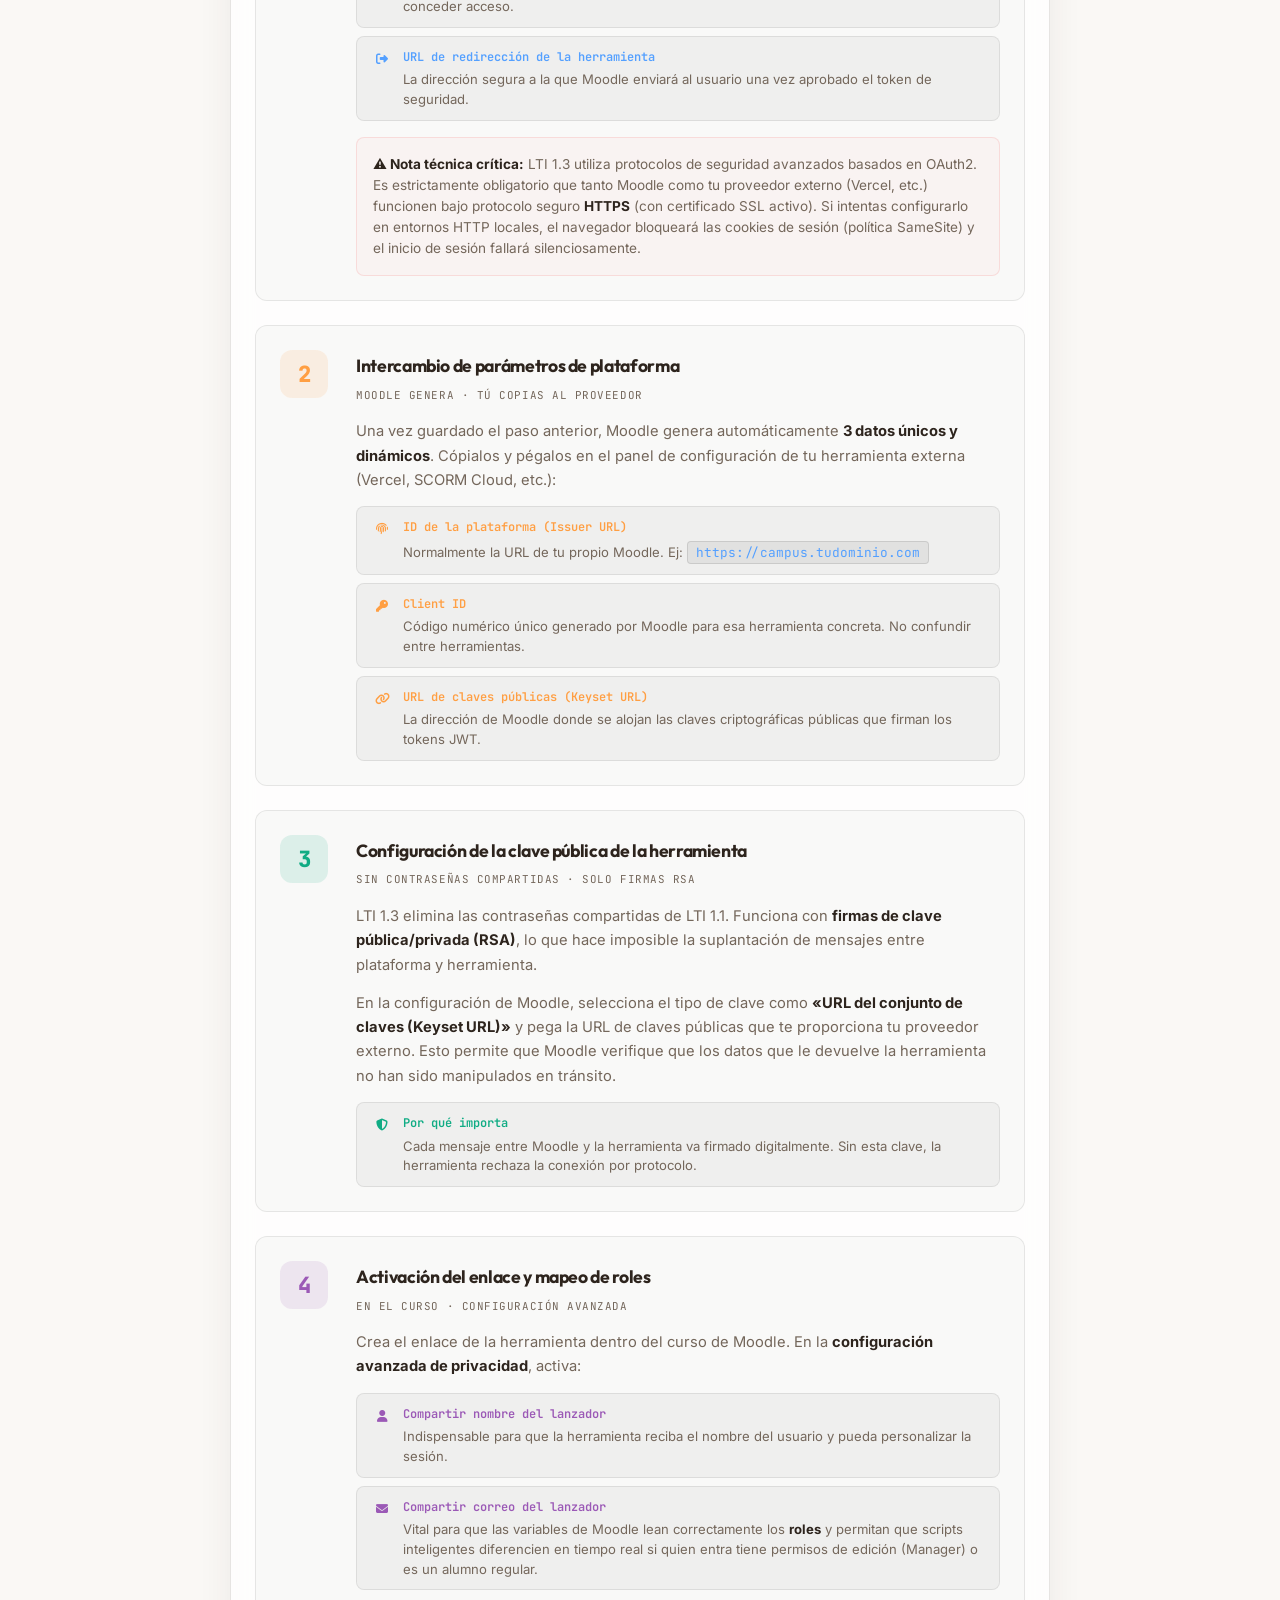
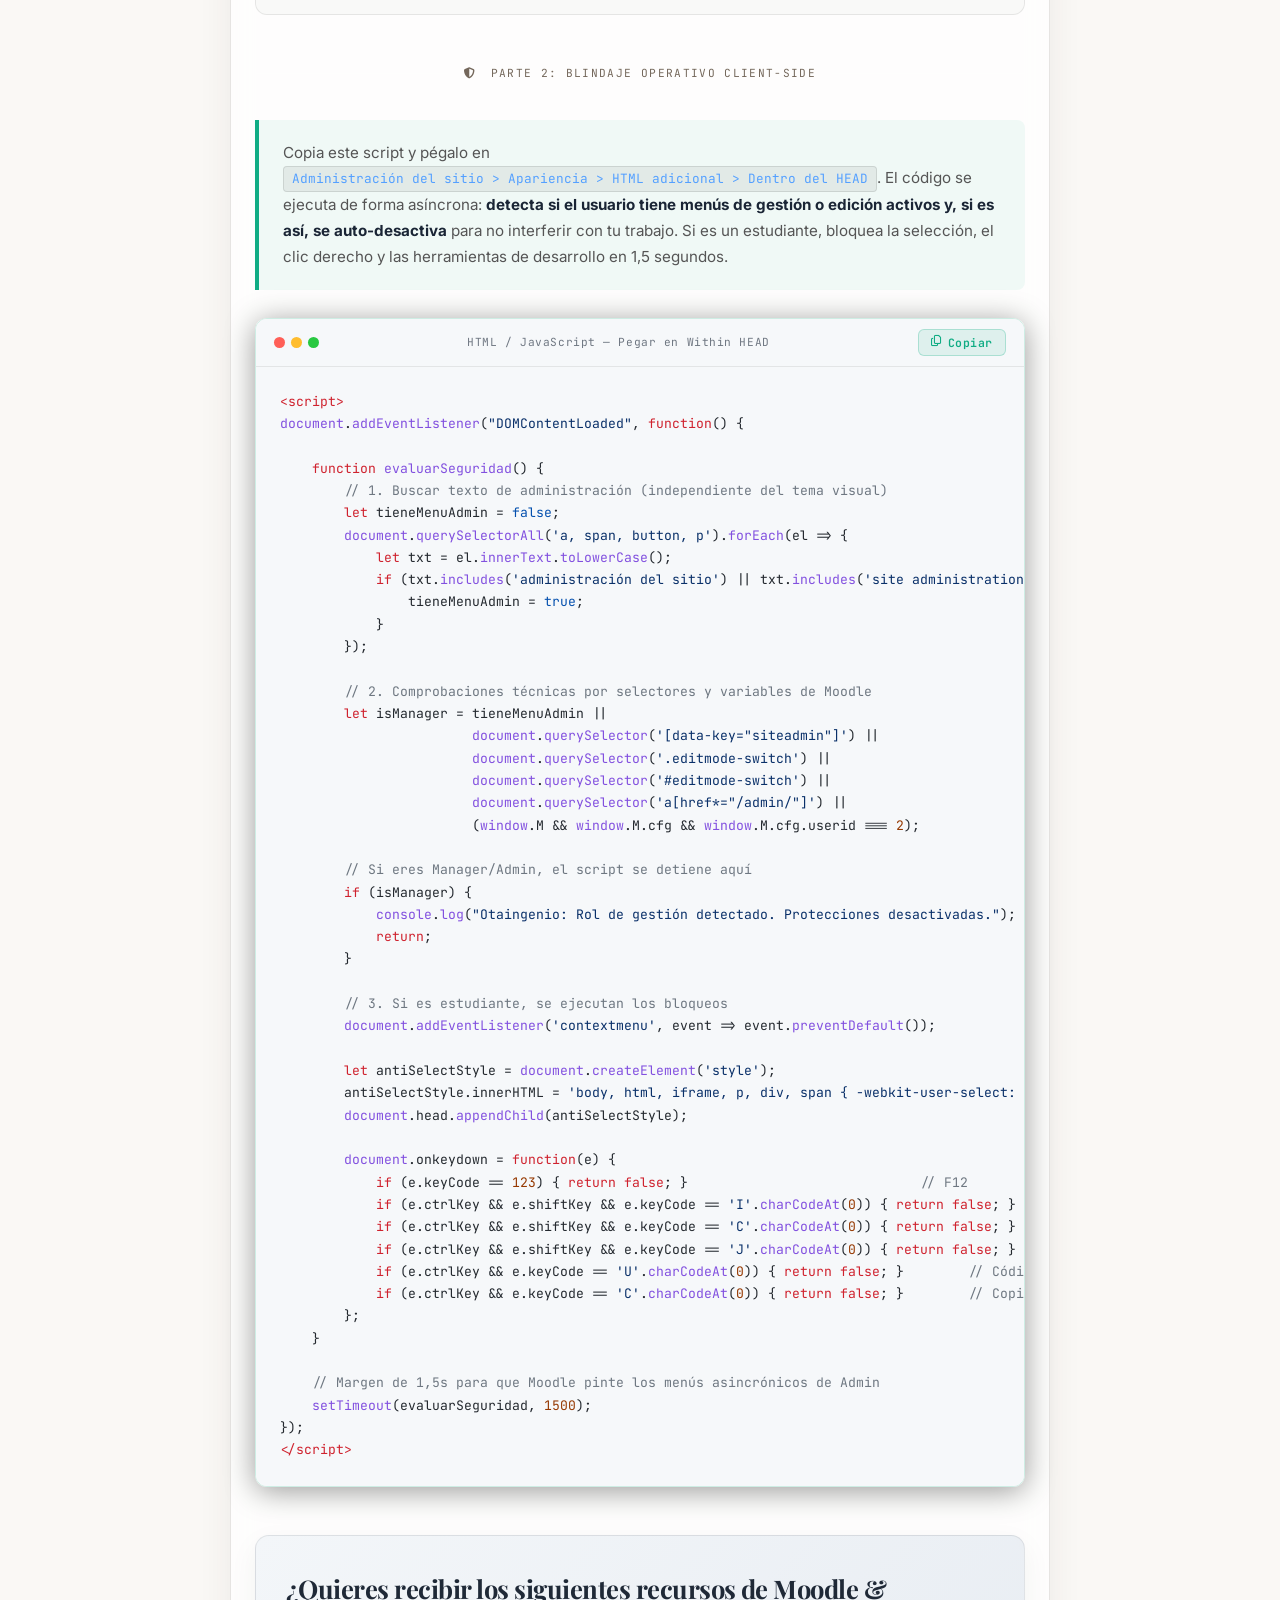
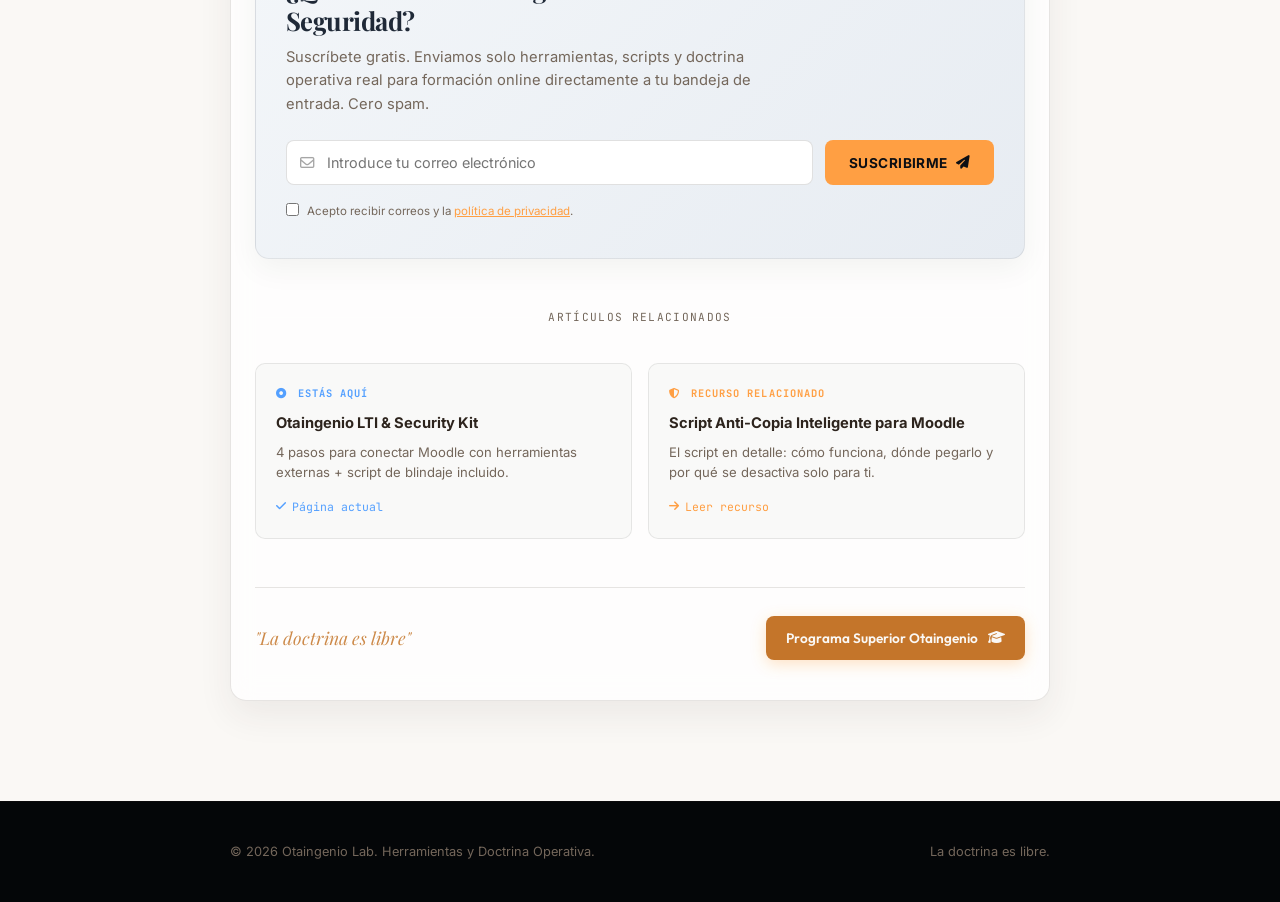
<file: moodle-lti.html>
<!DOCTYPE html>
<html lang="es">
<head>
  <meta charset="UTF-8">
  <meta name="viewport" content="width=device-width, initial-scale=1.0">
  <title>Configurar LTI 1.3 en Moodle: 4 Pasos Universales — OTAINGENIO LAB</title>

  <meta name="robots" content="index, follow">
  <meta name="description" content="Guía técnica completa para conectar Moodle con herramientas externas (Vercel, SCORM Cloud) mediante LTI 1.3. 4 pasos universales basados en OAuth2 y OpenID Connect, más script de seguridad incluido.">

  <link rel="canonical" href="https://www.otaingenio.es/moodle-lti">

  <!-- Open Graph -->
  <meta property="og:type" content="article">
  <meta property="og:url" content="https://www.otaingenio.es/moodle-lti">
  <meta property="og:title" content="Configurar LTI 1.3 en Moodle: 4 Pasos Universales — OTAINGENIO LAB">
  <meta property="og:description" content="Conecta Moodle con cualquier herramienta externa sin morir en el intento. Guía LTI 1.3 + script de seguridad anti-copia incluido.">
  <meta property="og:image" content="https://www.otaingenio.es/images/og-cover.png">
  <meta property="og:locale" content="es_ES">
  <meta property="og:site_name" content="Otaingenio Lab">

  <!-- Twitter Card -->
  <meta name="twitter:card" content="summary_large_image">
  <meta name="twitter:title" content="Configurar LTI 1.3 en Moodle: 4 Pasos Universales — OTAINGENIO LAB">
  <meta name="twitter:description" content="Conecta Moodle con cualquier herramienta externa sin morir en el intento. Guía LTI 1.3 + script de seguridad anti-copia incluido.">
  <meta name="twitter:image" content="https://www.otaingenio.es/images/og-cover.png">

  <!-- Favicon -->
  <link rel="icon" type="image/png" href="/images/favicon.png">
  <link rel="apple-touch-icon" href="/images/favicon.png">

  <!-- Google Fonts -->
  <link rel="preconnect" href="https://fonts.googleapis.com">
  <link rel="preconnect" href="https://fonts.gstatic.com" crossorigin>
  <link href="https://fonts.googleapis.com/css2?family=Inter:wght@300;400;500;600;700&family=Outfit:wght@400;500;600;700;800&family=Playfair+Display:ital,wght@0,500;0,600;0,700;1,400;1,500&family=JetBrains+Mono:wght@400;600&display=swap" rel="stylesheet">

  <!-- Stylesheets -->
  <link rel="stylesheet" href="/styles/main.css">
  <link rel="stylesheet" href="https://cdnjs.cloudflare.com/ajax/libs/font-awesome/6.4.0/css/all.min.css">

  <!-- Google Analytics -->
  <script async src="https://www.googletagmanager.com/gtag/js?id=G-158QYGR870"></script>
  <script>
    window.dataLayer = window.dataLayer || [];
    function gtag(){dataLayer.push(arguments);}
    gtag('js', new Date());
    gtag('config', 'G-158QYGR870');
  </script>

  <style>
    :root {
      --accent: #ff9f43;
      --accent-blue: #54a0ff;
      --accent-green: #10ac84;
      --code-bg: #0d1117;
      --code-text: #e6edf3;
    }

    /* ---- BADGE ---- */
    .badge-pill {
      display: inline-flex;
      align-items: center;
      gap: 6px;
      background: rgba(84, 160, 255, 0.1);
      border: 1px solid rgba(84, 160, 255, 0.3);
      color: var(--accent-blue);
      font-family: 'JetBrains Mono', monospace;
      font-size: 0.7rem;
      font-weight: 600;
      letter-spacing: 0.08em;
      padding: 5px 12px;
      border-radius: 999px;
      margin-bottom: 20px;
      text-transform: uppercase;
    }

    /* ---- INTRO ---- */
    .intro-callout {
      background: rgba(84, 160, 255, 0.06);
      border-left: 4px solid var(--accent-blue);
      border-radius: 0 8px 8px 0;
      padding: 22px 26px;
      font-size: 1.08rem;
      line-height: 1.75;
      margin-bottom: 40px;
      color: var(--color-text-muted, #8a9bb0);
    }
    .intro-callout strong { color: var(--color-text, #e6edf3); }

    /* ---- ARCHITECTURE DIAGRAM ---- */
    .arch-diagram {
      background: rgba(0,0,0,0.25);
      border: 1px solid rgba(255,255,255,0.07);
      border-radius: 12px;
      padding: 30px 24px;
      margin: 32px 0;
      overflow-x: auto;
    }
    .arch-diagram-label {
      font-family: 'JetBrains Mono', monospace;
      font-size: 0.7rem;
      color: var(--color-text-muted);
      letter-spacing: 0.08em;
      text-transform: uppercase;
      margin-bottom: 20px;
      display: block;
    }
    .arch-grid {
      display: grid;
      grid-template-columns: 1fr auto 1fr;
      gap: 0;
      align-items: center;
      min-width: 500px;
    }
    .arch-box {
      border-radius: 10px;
      padding: 20px;
      text-align: center;
    }
    .arch-box.moodle {
      background: rgba(84,160,255,0.08);
      border: 1px solid rgba(84,160,255,0.25);
    }
    .arch-box.tool {
      background: rgba(255,159,67,0.08);
      border: 1px solid rgba(255,159,67,0.25);
    }
    .arch-box-title {
      font-family: 'JetBrains Mono', monospace;
      font-size: 0.75rem;
      font-weight: 700;
      letter-spacing: 0.1em;
      text-transform: uppercase;
      margin-bottom: 14px;
    }
    .arch-box.moodle .arch-box-title { color: var(--accent-blue); }
    .arch-box.tool  .arch-box-title  { color: var(--accent); }
    
    /* Estilos del diagrama simétrico */
    .arch-box-content {
      display: flex;
      flex-direction: column;
      gap: 12px;
    }
    .arch-box-item {
      display: flex;
      align-items: center;
      gap: 12px;
      text-align: left;
    }
    .arch-box-item .item-num {
      font-family: 'JetBrains Mono', monospace;
      font-size: 1.1rem;
      font-weight: 800;
      width: 28px;
      height: 28px;
      border-radius: 6px;
      display: flex;
      align-items: center;
      justify-content: center;
      flex-shrink: 0;
    }
    .moodle .item-num {
      background: rgba(84, 160, 255, 0.15);
      color: var(--accent-blue);
    }
    .tool .item-num {
      background: rgba(255, 159, 67, 0.15);
      color: var(--accent);
    }
    .arch-box-item .item-desc {
      display: flex;
      flex-direction: column;
    }
    .arch-box-item .item-desc strong {
      font-size: 0.82rem;
      color: var(--color-text, #e6edf3);
    }
    .light-theme .arch-box-item .item-desc strong {
      color: #1f2937;
    }
    .arch-box-item .item-desc span {
      font-size: 0.72rem;
      color: var(--color-text-muted, #8a9bb0);
    }
    .arch-box-divider {
      height: 1px;
      background: rgba(255, 255, 255, 0.06);
      width: 100%;
    }
    .light-theme .arch-box-divider {
      background: rgba(0, 0, 0, 0.06);
    }
    .arch-arrows {
      display: flex;
      flex-direction: column;
      align-items: center;
      gap: 32px;
      padding: 0 24px;
    }
    .arrow-container {
      display: flex;
      flex-direction: column;
      align-items: center;
      gap: 6px;
      font-family: 'JetBrains Mono', monospace;
      font-size: 0.7rem;
      width: 100%;
      text-align: center;
    }
    .arrow-container.right-dir { color: var(--accent-blue); }
    .arrow-container.left-dir { color: var(--accent); }
    .arrow-text {
      font-weight: 600;
      white-space: nowrap;
      letter-spacing: 0.02em;
    }
    .arrow-line-custom {
      height: 2px;
      width: 170px;
      background: currentColor;
      position: relative;
    }
    .arrow-line-custom::after {
      content: '';
      position: absolute;
      top: -4px;
      width: 0;
      height: 0;
      border-style: solid;
    }
    .right-dir .arrow-line-custom::after {
      right: -2px;
      border-width: 5px 0 5px 8px;
      border-color: transparent transparent transparent currentColor;
    }
    .left-dir .arrow-line-custom::after {
      left: -2px;
      border-width: 5px 8px 5px 0;
      border-color: transparent currentColor transparent transparent;
    }

    /* Alerta del Paso 1 */
    .step-warning-callout {
      background: rgba(238, 82, 83, 0.05);
      border: 1px solid rgba(238, 82, 83, 0.2);
      border-radius: 8px;
      padding: 16px;
      margin-top: 16px;
      font-size: 0.85rem;
      line-height: 1.55;
      color: var(--color-text-muted);
    }
    .step-warning-callout i {
      color: #ee5253;
      margin-right: 6px;
    }
    .light-theme .step-warning-callout {
      background: rgba(238, 82, 83, 0.03);
      border-color: rgba(238, 82, 83, 0.15);
    }

    /* ---- NEWSLETTER FORM STYLES ---- */
    .newsletter-box {
      background: linear-gradient(135deg, #0d131a 0%, #16222f 100%);
      border: 1px solid rgba(255, 159, 67, 0.15);
      border-radius: 14px;
      padding: 36px 30px;
      margin: 48px 0;
      position: relative;
      overflow: hidden;
      box-shadow: 0 10px 30px rgba(0,0,0,0.25);
    }
    .light-theme .newsletter-box {
      background: linear-gradient(135deg, #f3f6f9 0%, #e7ecf2 100%);
      border-color: rgba(0, 0, 0, 0.08);
      box-shadow: 0 10px 30px rgba(0,0,0,0.05);
    }
    .newsletter-box::before {
      content: '';
      position: absolute;
      top: -50%;
      right: -30%;
      width: 250px;
      height: 250px;
      border-radius: 50%;
      background: radial-gradient(circle, rgba(255, 159, 67, 0.08) 0%, transparent 70%);
      pointer-events: none;
    }
    .newsletter-title {
      font-family: var(--font-serif, serif);
      font-size: 1.6rem;
      font-weight: 700;
      color: #fff;
      margin: 0 0 10px;
      line-height: 1.25;
    }
    .light-theme .newsletter-title {
      color: #1f2937;
    }
    .newsletter-desc {
      font-size: 0.92rem;
      color: var(--color-text-muted, #8a9bb0);
      margin: 0 0 24px;
      line-height: 1.6;
      max-width: 520px;
    }
    .newsletter-form-container {
      display: flex;
      flex-direction: column;
      gap: 12px;
    }
    .newsletter-row {
      display: flex;
      gap: 12px;
      width: 100%;
    }
    .newsletter-input-wrapper {
      position: relative;
      flex: 1;
    }
    .newsletter-input-wrapper i {
      position: absolute;
      left: 14px;
      top: 50%;
      transform: translateY(-50%);
      color: rgba(255, 255, 255, 0.35);
      font-size: 0.9rem;
    }
    .light-theme .newsletter-input-wrapper i {
      color: rgba(0, 0, 0, 0.35);
    }
    .newsletter-input {
      width: 100%;
      padding: 13px 16px 13px 40px;
      background: rgba(0, 0, 0, 0.3);
      border: 1px solid rgba(255, 255, 255, 0.08);
      border-radius: 8px;
      color: #fff;
      font-size: 0.9rem;
      outline: none;
      transition: all 0.25s ease;
    }
    .light-theme .newsletter-input {
      background: #fff;
      border-color: rgba(0, 0, 0, 0.12);
      color: #1f2937;
    }
    .newsletter-input:focus {
      border-color: var(--accent);
      box-shadow: 0 0 0 3px rgba(255, 159, 67, 0.15);
      background: rgba(0, 0, 0, 0.4);
    }
    .light-theme .newsletter-input:focus {
      background: #fff;
      box-shadow: 0 0 0 3px rgba(255, 159, 67, 0.1);
    }
    .newsletter-btn {
      display: inline-flex;
      align-items: center;
      justify-content: center;
      gap: 8px;
      background: var(--accent);
      color: #0d0f14;
      font-weight: 700;
      font-size: 0.85rem;
      padding: 13px 24px;
      border: none;
      border-radius: 8px;
      cursor: pointer;
      letter-spacing: 0.03em;
      transition: all 0.25s ease;
      white-space: nowrap;
      text-transform: uppercase;
    }
    .newsletter-btn:hover {
      transform: translateY(-1px);
      box-shadow: 0 5px 15px rgba(255, 159, 67, 0.3);
    }
    .newsletter-btn:disabled {
      opacity: 0.6;
      cursor: not-allowed;
      transform: none;
      box-shadow: none;
    }
    .newsletter-privacy {
      display: flex;
      align-items: flex-start;
      gap: 8px;
      font-size: 0.72rem;
      color: var(--color-text-muted);
      cursor: pointer;
      user-select: none;
      margin-top: 4px;
    }
    .newsletter-privacy input {
      margin-top: 2px;
      accent-color: var(--accent);
    }
    .newsletter-privacy a {
      color: var(--accent);
      text-decoration: underline;
    }

    /* ---- STEP CARDS ---- */
    .steps-container {
      display: flex;
      flex-direction: column;
      gap: 24px;
      margin: 32px 0;
    }
    .step-card {
      display: grid;
      grid-template-columns: 56px 1fr;
      gap: 20px;
      background: rgba(255,255,255,0.02);
      border: 1px solid rgba(255,255,255,0.07);
      border-radius: 12px;
      padding: 24px;
      transition: border-color 0.25s, background 0.25s;
    }
    .step-card:hover {
      border-color: rgba(84,160,255,0.25);
      background: rgba(84,160,255,0.03);
    }
    .step-num-big {
      width: 48px; height: 48px;
      border-radius: 12px;
      display: flex; align-items: center; justify-content: center;
      font-family: 'JetBrains Mono', monospace;
      font-size: 1.4rem;
      font-weight: 800;
      flex-shrink: 0;
      align-self: flex-start;
    }
    .step-num-big.blue   { background: rgba(84,160,255,0.12); color: var(--accent-blue); }
    .step-num-big.amber  { background: rgba(255,159,67,0.12);  color: var(--accent); }
    .step-num-big.green  { background: rgba(16,172,132,0.12);  color: var(--accent-green); }
    .step-num-big.purple { background: rgba(155,89,182,0.12);  color: #9b59b6; }
    .step-content h3 {
      font-size: 1.1rem;
      font-weight: 700;
      margin: 0 0 4px;
      color: var(--color-text, #e6edf3);
    }
    .step-meta {
      font-family: 'JetBrains Mono', monospace;
      font-size: 0.68rem;
      color: var(--color-text-muted);
      letter-spacing: 0.05em;
      margin-bottom: 14px;
      text-transform: uppercase;
    }
    .step-content p {
      font-size: 0.92rem;
      color: var(--color-text-muted, #8a9bb0);
      line-height: 1.65;
      margin: 0 0 14px;
    }
    .step-content p:last-child { margin-bottom: 0; }
    .step-content strong { color: var(--color-text, #e6edf3); }

    /* ---- DATA PILLS (los campos técnicos) ---- */
    .data-fields {
      display: flex;
      flex-direction: column;
      gap: 8px;
      margin-top: 14px;
    }
    .data-field {
      display: flex;
      align-items: flex-start;
      gap: 10px;
      background: rgba(0,0,0,0.2);
      border: 1px solid rgba(255,255,255,0.06);
      border-radius: 8px;
      padding: 10px 14px;
    }
    .data-field-icon {
      width: 22px; height: 22px;
      flex-shrink: 0;
      display: flex; align-items: center; justify-content: center;
      font-size: 0.75rem;
      margin-top: 1px;
    }
    .data-field-name {
      font-family: 'JetBrains Mono', monospace;
      font-size: 0.75rem;
      font-weight: 600;
      color: var(--accent-blue);
      margin-bottom: 2px;
    }
    .data-field-desc {
      font-size: 0.82rem;
      color: var(--color-text-muted);
      line-height: 1.5;
    }

    /* ---- PATH HIGHLIGHT ---- */
    .path-highlight {
      display: inline-block;
      background: rgba(255,255,255,0.05);
      border: 1px solid rgba(255,255,255,0.1);
      border-radius: 4px;
      padding: 1px 8px;
      font-family: 'JetBrains Mono', monospace;
      font-size: 0.8rem;
      color: var(--accent-blue);
    }

    /* ---- DIVIDER ---- */
    .section-divider {
      display: flex;
      align-items: center;
      gap: 16px;
      margin: 48px 0 36px;
    }
    .section-divider-line {
      flex: 1;
      height: 1px;
      background: rgba(255,255,255,0.08);
    }
    .section-divider-label {
      font-family: 'JetBrains Mono', monospace;
      font-size: 0.7rem;
      letter-spacing: 0.12em;
      text-transform: uppercase;
      color: var(--color-text-muted);
      white-space: nowrap;
    }

    /* ---- SCRIPT SECTION ---- */
    .script-intro {
      background: rgba(16,172,132,0.06);
      border-left: 4px solid var(--accent-green);
      border-radius: 0 8px 8px 0;
      padding: 20px 24px;
      font-size: 0.95rem;
      line-height: 1.7;
      margin-bottom: 28px;
      color: var(--color-text-muted);
    }
    .script-intro strong { color: var(--color-text, #e6edf3); }

    /* ---- CODE BLOCK ---- */
    .code-wrapper {
      position: relative;
      margin: 10px 0 40px;
      border-radius: 12px;
      overflow: hidden;
      border: 1px solid rgba(16,172,132,0.2);
      box-shadow: 0 4px 30px rgba(0,0,0,0.4);
    }
    .code-topbar {
      display: flex;
      align-items: center;
      justify-content: space-between;
      background: #161b22;
      padding: 10px 18px;
      border-bottom: 1px solid rgba(255,255,255,0.06);
    }
    .code-dots { display: flex; gap: 6px; }
    .dot { width: 11px; height: 11px; border-radius: 50%; }
    .dot-red   { background: #ff5f57; }
    .dot-amber { background: #ffbd2e; }
    .dot-green { background: #28c840; }
    .code-lang {
      font-family: 'JetBrains Mono', monospace;
      font-size: 0.7rem;
      color: #6e7681;
      letter-spacing: 0.05em;
    }
    .copy-btn {
      display: flex;
      align-items: center;
      gap: 6px;
      background: rgba(16,172,132,0.1);
      border: 1px solid rgba(16,172,132,0.25);
      color: var(--accent-green);
      font-family: 'JetBrains Mono', monospace;
      font-size: 0.72rem;
      font-weight: 600;
      padding: 5px 12px;
      border-radius: 6px;
      cursor: pointer;
      transition: all 0.2s ease;
      letter-spacing: 0.05em;
    }
    .copy-btn:hover { background: rgba(16,172,132,0.2); border-color: rgba(16,172,132,0.5); }
    .copy-btn.copied { background: rgba(255,159,67,0.15); border-color: rgba(255,159,67,0.4); color: var(--accent); }
    .code-block {
      background: var(--code-bg);
      padding: 24px;
      margin: 0;
      overflow-x: auto;
      font-family: 'JetBrains Mono', monospace;
      font-size: 0.82rem;
      line-height: 1.7;
      color: var(--code-text);
      white-space: pre;
    }
    .t-comment { color: #6e7681; }
    .t-keyword  { color: #ff7b72; }
    .t-func     { color: #d2a8ff; }
    .t-string   { color: #a5d6ff; }
    .t-number   { color: #f2cc60; }
    .t-bool     { color: #79c0ff; }

    /* ---- RELATED ARTICLES ---- */
    .related-grid {
      display: grid;
      grid-template-columns: 1fr 1fr;
      gap: 16px;
      margin: 36px 0 0;
    }
    .related-card {
      display: flex;
      flex-direction: column;
      gap: 10px;
      background: rgba(255,255,255,0.02);
      border: 1px solid rgba(255,255,255,0.07);
      border-radius: 10px;
      padding: 20px;
      text-decoration: none;
      transition: all 0.25s ease;
    }
    .related-card:hover {
      transform: translateY(-2px);
      border-color: rgba(255,159,67,0.3);
      background: rgba(255,159,67,0.03);
    }
    .related-card.active {
      border-color: rgba(84,160,255,0.3);
      background: rgba(84,160,255,0.04);
      cursor: default;
      pointer-events: none;
    }
    .related-tag {
      font-family: 'JetBrains Mono', monospace;
      font-size: 0.65rem;
      font-weight: 700;
      letter-spacing: 0.1em;
      text-transform: uppercase;
    }
    .related-card.active .related-tag { color: var(--accent-blue); }
    .related-card:not(.active) .related-tag { color: var(--accent); }
    .related-title {
      font-size: 0.92rem;
      font-weight: 700;
      color: var(--color-text, #e6edf3);
      line-height: 1.4;
    }
    .related-desc {
      font-size: 0.82rem;
      color: var(--color-text-muted);
      line-height: 1.5;
    }
    .related-link-label {
      font-family: 'JetBrains Mono', monospace;
      font-size: 0.72rem;
      color: var(--accent);
      display: flex;
      align-items: center;
      gap: 6px;
      margin-top: 4px;
    }
    .related-card.active .related-link-label { color: var(--accent-blue); }

    /* ---- LIGHT THEME OVERRIDES ---- */
    .light-theme .arch-diagram    { background: rgba(0,0,0,0.04); border-color: rgba(0,0,0,0.08); }
    .light-theme .step-card       { background: rgba(0,0,0,0.02); border-color: rgba(0,0,0,0.08); }
    .light-theme .step-card:hover { background: rgba(84,160,255,0.04); }
    .light-theme .data-field      { background: rgba(0,0,0,0.04); border-color: rgba(0,0,0,0.08); }
    .light-theme .code-topbar     { background: #f6f8fa; border-color: rgba(0,0,0,0.08); }
    .light-theme .code-block      { background: #f6f8fa; color: #24292f; }
    .light-theme .t-comment       { color: #6e7781; }
    .light-theme .t-keyword       { color: #cf222e; }
    .light-theme .t-func          { color: #8250df; }
    .light-theme .t-string        { color: #0a3069; }
    .light-theme .t-number        { color: #953800; }
    .light-theme .t-bool          { color: #0550ae; }
    .light-theme .intro-callout   { color: #555; }
    .light-theme .intro-callout strong { color: #1a2535; }
    .light-theme .script-intro    { color: #555; }
    .light-theme .script-intro strong { color: #1a2535; }
    .light-theme .related-card    { background: rgba(0,0,0,0.02); border-color: rgba(0,0,0,0.08); }
    .light-theme .path-highlight  { background: rgba(0,0,0,0.06); border-color: rgba(0,0,0,0.1); }

    @media (max-width: 640px) {
      .related-grid { grid-template-columns: 1fr; }
      .arch-grid    { grid-template-columns: 1fr; }
      .arch-arrows  { flex-direction: row; padding: 16px 0; }
    }
  </style>
</head>
<body class="light-theme">

  <div class="ambient-glow glow-1"></div>
  <div class="ambient-glow glow-3"></div>

  <!-- Header -->
  <header id="main-header" class="glass-header scrolled">
    <div class="header-container">
      <a href="/" class="brand-logo">
        <span class="logo-accent">OTAINGENIO</span> <span class="logo-light">LAB</span>
      </a>
      <a href="/" class="nav-btn-link">
        <i class="fa-solid fa-arrow-left"></i>
        <span>Volver a Inicio</span>
      </a>
    </div>
  </header>

  <!-- Reading Container -->
  <main class="paper-reading-container glass-card" style="margin-top: 130px;">

    <a href="/" class="back-to-home">
      <i class="fa-solid fa-arrow-left-long"></i> Volver a Otaingenio Lab
    </a>

    <article class="paper-reading-body">
      <header class="paper-reading-header">
        <div class="paper-meta" style="margin-bottom: 12px;">
          <span class="paper-cat">MOODLE · LTI 1.3 · SEGURIDAD</span>
          <span class="paper-date font-mono">JUNIO 2026</span>
        </div>
        <div class="badge-pill">
          <i class="fa-solid fa-plug-circle-bolt"></i> Kit de configuración completo
        </div>
        <h1 class="paper-title font-serif" style="font-size: 2.5rem; line-height: 1.15;">
          Otaingenio LTI &amp; Security Kit
        </h1>
        <p class="paper-subtitle" style="font-size: 1.15rem; border-left: 4px solid var(--accent-blue); padding-left: 18px; margin-top: 16px; color: var(--color-text-muted);">
          4 pasos universales para conectar Moodle con herramientas externas + blindaje de contenido al client-side.
        </p>
      </header>

      <section class="paper-content">

        <!-- INTRO -->
        <div class="intro-callout">
          Conectar contenidos externos a Moodle mediante <strong>LTI 1.3</strong> es el estándar de la industria, pero abre una brecha: cualquier estudiante con conocimientos mínimos de inspección de navegador puede extraer tu código, tus textos o clonar tus herramientas. <strong>Este Kit resuelve la seguridad del cliente y unifica el proceso de conexión en 4 pasos limpios.</strong>
        </div>

        <!-- ARCHITECTURE DIAGRAM -->
        <h2 style="margin-bottom: 6px;">La arquitectura en un vistazo</h2>
        <p style="font-size:0.92rem; color:var(--color-text-muted); margin-bottom:16px;">LTI 1.3 se basa en OAuth2 + OpenID Connect. La confianza se construye emparejando 4 bloques de datos entre ambos lados.</p>

        <div class="arch-diagram">
          <span class="arch-diagram-label"><i class="fa-solid fa-diagram-project" style="margin-right:6px;"></i> Flujo de registro simétrico LTI 1.3</span>
          <div class="arch-grid">
            
            <!-- CAJA IZQUIERDA: MOODLE -->
            <div class="arch-box moodle">
              <div class="arch-box-title">Moodle (Plataforma)</div>
              <div class="arch-box-content">
                <div class="arch-box-item">
                  <span class="item-num">①</span>
                  <div class="item-desc">
                    <strong>Genera parámetros iniciales</strong>
                    <span>Las URLs de Moodle</span>
                  </div>
                </div>
                <div class="arch-box-divider"></div>
                <div class="arch-box-item">
                  <span class="item-num">④</span>
                  <div class="item-desc">
                    <strong>Registra las claves del proveedor</strong>
                    <span>El Keyset URL externo</span>
                  </div>
                </div>
              </div>
            </div>

            <!-- EN EL MEDIO: LAS FLECHAS DE IDA Y VUELTA -->
            <div class="arch-arrows">
              <div class="arrow-container right-dir">
                <span class="arrow-text">① Enviar URLs de Moodle</span>
                <div class="arrow-line-custom"></div>
                <span class="arrow-text">② Configurar en la Tool</span>
              </div>
              <div class="arrow-container left-dir">
                <span class="arrow-text">④ Guardar en Moodle</span>
                <div class="arrow-line-custom"></div>
                <span class="arrow-text">③ Copiar Client ID y Keyset</span>
              </div>
            </div>

            <!-- CAJA DERECHA: HERRAMIENTA EXTERNA -->
            <div class="arch-box tool">
              <div class="arch-box-title">Vercel / Tool (Proveedor)</div>
              <div class="arch-box-content">
                <div class="arch-box-item">
                  <span class="item-num">②</span>
                  <div class="item-desc">
                    <strong>Configuración &amp; Claves</strong>
                    <span>Recibe datos y genera Client ID / Claves</span>
                  </div>
                </div>
                <div class="arch-box-divider"></div>
                <div class="arch-box-item">
                  <span class="item-num">③</span>
                  <div class="item-desc">
                    <strong>Despliega URLs de retorno</strong>
                    <span>URLs de la Tool a Moodle</span>
                  </div>
                </div>
              </div>
            </div>

          </div>
        </div>

        <!-- STEPS -->
        <h2 style="margin: 36px 0 20px;">Los 4 pasos universales</h2>

        <div class="steps-container">

          <!-- PASO 1 -->
          <div class="step-card">
            <div class="step-num-big blue">1</div>
            <div class="step-content">
              <h3>Registro en la herramienta (OIDC &amp; Redirection)</h3>
              <div class="step-meta">En Moodle → Administración del sitio</div>
              <p>
                Ve a <span class="path-highlight">Administración &gt; Plugins &gt; Herramientas externas &gt; Gestionar herramientas</span> y selecciona <strong>«Configurar herramienta manualmente»</strong>. Moodle te pedirá las URLs del proveedor externo. Introduce:
              </p>
              <div class="data-fields">
                <div class="data-field">
                  <div class="data-field-icon" style="color:var(--accent-blue);"><i class="fa-solid fa-door-open"></i></div>
                  <div>
                    <div class="data-field-name">URL de inicio de sesión OpenID Connect</div>
                    <div class="data-field-desc">El punto de entrada donde la herramienta externa valida quién es el usuario antes de conceder acceso.</div>
                  </div>
                </div>
                <div class="data-field">
                  <div class="data-field-icon" style="color:var(--accent-blue);"><i class="fa-solid fa-right-from-bracket"></i></div>
                  <div>
                    <div class="data-field-name">URL de redirección de la herramienta</div>
                    <div class="data-field-desc">La dirección segura a la que Moodle enviará al usuario una vez aprobado el token de seguridad.</div>
                  </div>
                </div>
              </div>
              
              <div class="step-warning-callout">
                <strong>⚠️ Nota técnica crítica:</strong> LTI 1.3 utiliza protocolos de seguridad avanzados basados en OAuth2. Es estrictamente obligatorio que tanto Moodle como tu proveedor externo (Vercel, etc.) funcionen bajo protocolo seguro <strong>HTTPS</strong> (con certificado SSL activo). Si intentas configurarlo en entornos HTTP locales, el navegador bloqueará las cookies de sesión (política SameSite) y el inicio de sesión fallará silenciosamente.
              </div>
            </div>
          </div>

          <!-- PASO 2 -->
          <div class="step-card">
            <div class="step-num-big amber">2</div>
            <div class="step-content">
              <h3>Intercambio de parámetros de plataforma</h3>
              <div class="step-meta">Moodle genera · Tú copias al proveedor</div>
              <p>
                Una vez guardado el paso anterior, Moodle genera automáticamente <strong>3 datos únicos y dinámicos</strong>. Cópialos y pégalos en el panel de configuración de tu herramienta externa (Vercel, SCORM Cloud, etc.):
              </p>
              <div class="data-fields">
                <div class="data-field">
                  <div class="data-field-icon" style="color:var(--accent);"><i class="fa-solid fa-fingerprint"></i></div>
                  <div>
                    <div class="data-field-name" style="color:var(--accent);">ID de la plataforma (Issuer URL)</div>
                    <div class="data-field-desc">Normalmente la URL de tu propio Moodle. Ej: <span class="path-highlight">https://campus.tudominio.com</span></div>
                  </div>
                </div>
                <div class="data-field">
                  <div class="data-field-icon" style="color:var(--accent);"><i class="fa-solid fa-key"></i></div>
                  <div>
                    <div class="data-field-name" style="color:var(--accent);">Client ID</div>
                    <div class="data-field-desc">Código numérico único generado por Moodle para esa herramienta concreta. No confundir entre herramientas.</div>
                  </div>
                </div>
                <div class="data-field">
                  <div class="data-field-icon" style="color:var(--accent);"><i class="fa-solid fa-link"></i></div>
                  <div>
                    <div class="data-field-name" style="color:var(--accent);">URL de claves públicas (Keyset URL)</div>
                    <div class="data-field-desc">La dirección de Moodle donde se alojan las claves criptográficas públicas que firman los tokens JWT.</div>
                  </div>
                </div>
              </div>
            </div>
          </div>

          <!-- PASO 3 -->
          <div class="step-card">
            <div class="step-num-big green">3</div>
            <div class="step-content">
              <h3>Configuración de la clave pública de la herramienta</h3>
              <div class="step-meta">Sin contraseñas compartidas · Solo firmas RSA</div>
              <p>
                LTI 1.3 elimina las contraseñas compartidas de LTI 1.1. Funciona con <strong>firmas de clave pública/privada (RSA)</strong>, lo que hace imposible la suplantación de mensajes entre plataforma y herramienta.
              </p>
              <p>
                En la configuración de Moodle, selecciona el tipo de clave como <strong>«URL del conjunto de claves (Keyset URL)»</strong> y pega la URL de claves públicas que te proporciona tu proveedor externo. Esto permite que Moodle verifique que los datos que le devuelve la herramienta no han sido manipulados en tránsito.
              </p>
              <div class="data-field" style="margin-top:14px;">
                <div class="data-field-icon" style="color:var(--accent-green);"><i class="fa-solid fa-shield-halved"></i></div>
                <div>
                  <div class="data-field-name" style="color:var(--accent-green);">Por qué importa</div>
                  <div class="data-field-desc">Cada mensaje entre Moodle y la herramienta va firmado digitalmente. Sin esta clave, la herramienta rechaza la conexión por protocolo.</div>
                </div>
              </div>
            </div>
          </div>

          <!-- PASO 4 -->
          <div class="step-card">
            <div class="step-num-big purple">4</div>
            <div class="step-content">
              <h3>Activación del enlace y mapeo de roles</h3>
              <div class="step-meta">En el curso · Configuración avanzada</div>
              <p>
                Crea el enlace de la herramienta dentro del curso de Moodle. En la <strong>configuración avanzada de privacidad</strong>, activa:
              </p>
              <div class="data-fields">
                <div class="data-field">
                  <div class="data-field-icon" style="color:#9b59b6;"><i class="fa-solid fa-user"></i></div>
                  <div>
                    <div class="data-field-name" style="color:#9b59b6;">Compartir nombre del lanzador</div>
                    <div class="data-field-desc">Indispensable para que la herramienta reciba el nombre del usuario y pueda personalizar la sesión.</div>
                  </div>
                </div>
                <div class="data-field">
                  <div class="data-field-icon" style="color:#9b59b6;"><i class="fa-solid fa-envelope"></i></div>
                  <div>
                    <div class="data-field-name" style="color:#9b59b6;">Compartir correo del lanzador</div>
                    <div class="data-field-desc">Vital para que las variables de Moodle lean correctamente los <strong>roles</strong> y permitan que scripts inteligentes diferencien en tiempo real si quien entra tiene permisos de edición (Manager) o es un alumno regular.</div>
                  </div>
                </div>
              </div>
            </div>
          </div>

        </div>
        <!-- /STEPS -->

        <!-- DIVIDER -->
        <div class="section-divider">
          <div class="section-divider-line"></div>
          <span class="section-divider-label"><i class="fa-solid fa-shield-halved" style="margin-right:6px;"></i> Parte 2: Blindaje Operativo Client-Side</span>
          <div class="section-divider-line"></div>
        </div>

        <!-- SCRIPT SECTION -->
        <div class="script-intro">
          Copia este script y pégalo en <span class="path-highlight">Administración del sitio &gt; Apariencia &gt; HTML adicional &gt; Dentro del HEAD</span>. El código se ejecuta de forma asíncrona: <strong>detecta si el usuario tiene menús de gestión o edición activos y, si es así, se auto-desactiva</strong> para no interferir con tu trabajo. Si es un estudiante, bloquea la selección, el clic derecho y las herramientas de desarrollo en 1,5 segundos.
        </div>

        <div class="code-wrapper">
          <div class="code-topbar">
            <div class="code-dots">
              <span class="dot dot-red"></span>
              <span class="dot dot-amber"></span>
              <span class="dot dot-green"></span>
            </div>
            <span class="code-lang">HTML / JavaScript — Pegar en Within HEAD</span>
            <button class="copy-btn" id="copy-btn" onclick="copiarCodigo()">
              <i class="fa-regular fa-copy"></i> Copiar
            </button>
          </div>
          <pre class="code-block" id="code-to-copy"><span class="t-keyword">&lt;script&gt;</span>
<span class="t-func">document</span>.<span class="t-func">addEventListener</span>(<span class="t-string">"DOMContentLoaded"</span>, <span class="t-keyword">function</span>() {

    <span class="t-keyword">function</span> <span class="t-func">evaluarSeguridad</span>() {
        <span class="t-comment">// 1. Buscar texto de administración (independiente del tema visual)</span>
        <span class="t-keyword">let</span> tieneMenuAdmin = <span class="t-bool">false</span>;
        <span class="t-func">document</span>.<span class="t-func">querySelectorAll</span>(<span class="t-string">'a, span, button, p'</span>).<span class="t-func">forEach</span>(el =&gt; {
            <span class="t-keyword">let</span> txt = el.<span class="t-func">innerText</span>.<span class="t-func">toLowerCase</span>();
            <span class="t-keyword">if</span> (txt.<span class="t-func">includes</span>(<span class="t-string">'administración del sitio'</span>) || txt.<span class="t-func">includes</span>(<span class="t-string">'site administration'</span>)) {
                tieneMenuAdmin = <span class="t-bool">true</span>;
            }
        });

        <span class="t-comment">// 2. Comprobaciones técnicas por selectores y variables de Moodle</span>
        <span class="t-keyword">let</span> isManager = tieneMenuAdmin ||
                        <span class="t-func">document</span>.<span class="t-func">querySelector</span>(<span class="t-string">'[data-key="siteadmin"]'</span>) ||
                        <span class="t-func">document</span>.<span class="t-func">querySelector</span>(<span class="t-string">'.editmode-switch'</span>) ||
                        <span class="t-func">document</span>.<span class="t-func">querySelector</span>(<span class="t-string">'#editmode-switch'</span>) ||
                        <span class="t-func">document</span>.<span class="t-func">querySelector</span>(<span class="t-string">'a[href*="/admin/"]'</span>) ||
                        (<span class="t-func">window</span>.M &amp;&amp; <span class="t-func">window</span>.M.cfg &amp;&amp; <span class="t-func">window</span>.M.cfg.userid === <span class="t-number">2</span>);

        <span class="t-comment">// Si eres Manager/Admin, el script se detiene aquí</span>
        <span class="t-keyword">if</span> (isManager) {
            <span class="t-func">console</span>.<span class="t-func">log</span>(<span class="t-string">"Otaingenio: Rol de gestión detectado. Protecciones desactivadas."</span>);
            <span class="t-keyword">return</span>;
        }

        <span class="t-comment">// 3. Si es estudiante, se ejecutan los bloqueos</span>
        <span class="t-func">document</span>.<span class="t-func">addEventListener</span>(<span class="t-string">'contextmenu'</span>, event =&gt; event.<span class="t-func">preventDefault</span>());

        <span class="t-keyword">let</span> antiSelectStyle = <span class="t-func">document</span>.<span class="t-func">createElement</span>(<span class="t-string">'style'</span>);
        antiSelectStyle.innerHTML = <span class="t-string">'body, html, iframe, p, div, span { -webkit-user-select: none !important; -moz-user-select: none !important; -ms-user-select: none !important; user-select: none !important; }'</span>;
        <span class="t-func">document</span>.head.<span class="t-func">appendChild</span>(antiSelectStyle);

        <span class="t-func">document</span>.onkeydown = <span class="t-keyword">function</span>(e) {
            <span class="t-keyword">if</span> (e.keyCode == <span class="t-number">123</span>) { <span class="t-keyword">return false</span>; }                             <span class="t-comment">// F12</span>
            <span class="t-keyword">if</span> (e.ctrlKey &amp;&amp; e.shiftKey &amp;&amp; e.keyCode == <span class="t-string">'I'</span>.<span class="t-func">charCodeAt</span>(<span class="t-number">0</span>)) { <span class="t-keyword">return false</span>; }  <span class="t-comment">// DevTools</span>
            <span class="t-keyword">if</span> (e.ctrlKey &amp;&amp; e.shiftKey &amp;&amp; e.keyCode == <span class="t-string">'C'</span>.<span class="t-func">charCodeAt</span>(<span class="t-number">0</span>)) { <span class="t-keyword">return false</span>; }  <span class="t-comment">// Inspect</span>
            <span class="t-keyword">if</span> (e.ctrlKey &amp;&amp; e.shiftKey &amp;&amp; e.keyCode == <span class="t-string">'J'</span>.<span class="t-func">charCodeAt</span>(<span class="t-number">0</span>)) { <span class="t-keyword">return false</span>; }  <span class="t-comment">// Console</span>
            <span class="t-keyword">if</span> (e.ctrlKey &amp;&amp; e.keyCode == <span class="t-string">'U'</span>.<span class="t-func">charCodeAt</span>(<span class="t-number">0</span>)) { <span class="t-keyword">return false</span>; }        <span class="t-comment">// Código fuente</span>
            <span class="t-keyword">if</span> (e.ctrlKey &amp;&amp; e.keyCode == <span class="t-string">'C'</span>.<span class="t-func">charCodeAt</span>(<span class="t-number">0</span>)) { <span class="t-keyword">return false</span>; }        <span class="t-comment">// Copiar</span>
        };
    }

    <span class="t-comment">// Margen de 1,5s para que Moodle pinte los menús asincrónicos de Admin</span>
    <span class="t-func">setTimeout</span>(evaluarSeguridad, <span class="t-number">1500</span>);
});
<span class="t-keyword">&lt;/script&gt;</span></pre>
        </div>

        <!-- NEWSLETTER CARD -->
        <div class="newsletter-box">
          <h3 class="newsletter-title">¿Quieres recibir los siguientes recursos de Moodle &amp; Seguridad?</h3>
          <p class="newsletter-desc">Suscríbete gratis. Enviamos solo herramientas, scripts y doctrina operativa real para formación online directamente a tu bandeja de entrada. Cero spam.</p>
          <form id="newsletter-form" class="newsletter-form-container">
            <div class="newsletter-row">
              <div class="newsletter-input-wrapper">
                <i class="fa-regular fa-envelope"></i>
                <input type="email" class="newsletter-input" placeholder="Introduce tu correo electrónico" required>
              </div>
              <button type="submit" class="newsletter-btn">
                <span>Suscribirme</span>
                <i class="fa-solid fa-paper-plane"></i>
              </button>
            </div>
            <label class="newsletter-privacy">
              <input type="checkbox" required>
              <span>Acepto recibir correos y la <a href="/politica-de-privacidad" target="_blank">política de privacidad</a>.</span>
            </label>
          </form>
        </div>

        <!-- RELATED ARTICLES -->
        <div class="section-divider">
          <div class="section-divider-line"></div>
          <span class="section-divider-label">Artículos relacionados</span>
          <div class="section-divider-line"></div>
        </div>

        <div class="related-grid">
          <a class="related-card active" href="/moodle-lti">
            <span class="related-tag"><i class="fa-solid fa-circle-dot" style="margin-right:4px;"></i> Estás aquí</span>
            <div class="related-title">Otaingenio LTI &amp; Security Kit</div>
            <div class="related-desc">4 pasos para conectar Moodle con herramientas externas + script de blindaje incluido.</div>
            <div class="related-link-label"><i class="fa-solid fa-check"></i> Página actual</div>
          </a>
          <a class="related-card" href="/moodle-kit">
            <span class="related-tag"><i class="fa-solid fa-shield-halved" style="margin-right:4px;"></i> Recurso relacionado</span>
            <div class="related-title">Script Anti-Copia Inteligente para Moodle</div>
            <div class="related-desc">El script en detalle: cómo funciona, dónde pegarlo y por qué se desactiva solo para ti.</div>
            <div class="related-link-label"><i class="fa-solid fa-arrow-right"></i> Leer recurso</div>
          </a>
        </div>

      </section>

      <footer style="margin-top: 48px; border-top: 1px solid var(--color-border); padding-top: 28px; display: flex; justify-content: space-between; align-items: center; flex-wrap: wrap; gap: 16px;">
        <span class="doctrina-libera-badge font-serif" style="font-size: 1.1rem;">"La doctrina es libre"</span>
        <a href="/#program-section" class="btn-primary" style="padding: 10px 20px; font-size: 0.85rem;">
          <span>Programa Superior Otaingenio</span>
          <i class="fa-solid fa-graduation-cap"></i>
        </a>
      </footer>
    </article>
  </main>

  <!-- Footer -->
  <footer id="main-footer" class="border-t" style="background:#040608; padding: 40px 24px;">
    <div class="footer-container" style="display:flex; justify-content:space-between; max-width:820px; margin:0 auto; font-size:0.8rem; color:var(--color-text-muted);">
      <span>© 2026 Otaingenio Lab. Herramientas y Doctrina Operativa.</span>
      <span>La doctrina es libre.</span>
    </div>
  </footer>

  <script>
    function copiarCodigo() {
      const rawCode = `<script>
document.addEventListener("DOMContentLoaded", function() {

    function evaluarSeguridad() {
        // 1. Buscar texto de administración (independiente del tema visual)
        let tieneMenuAdmin = false;
        document.querySelectorAll('a, span, button, p').forEach(el => {
            let txt = el.innerText.toLowerCase();
            if (txt.includes('administración del sitio') || txt.includes('site administration')) {
                tieneMenuAdmin = true;
            }
        });

        // 2. Comprobaciones técnicas por selectores y variables de Moodle
        let isManager = tieneMenuAdmin ||
                        document.querySelector('[data-key="siteadmin"]') ||
                        document.querySelector('.editmode-switch') ||
                        document.querySelector('#editmode-switch') ||
                        document.querySelector('a[href*="/admin/"]') ||
                        (window.M && window.M.cfg && window.M.cfg.userid === 2);

        // Si eres Manager/Admin, el script se detiene aquí
        if (isManager) {
            console.log("Otaingenio: Rol de gestión detectado. Protecciones desactivadas.");
            return;
        }

        // 3. Si es estudiante, se ejecutan los bloqueos
        document.addEventListener('contextmenu', event => event.preventDefault());

        let antiSelectStyle = document.createElement('style');
        antiSelectStyle.innerHTML = 'body, html, iframe, p, div, span { -webkit-user-select: none !important; -moz-user-select: none !important; -ms-user-select: none !important; user-select: none !important; }';
        document.head.appendChild(antiSelectStyle);

        document.onkeydown = function(e) {
            if (e.keyCode == 123) { return false; }
            if (e.ctrlKey && e.shiftKey && e.keyCode == 'I'.charCodeAt(0)) { return false; }
            if (e.ctrlKey && e.shiftKey && e.keyCode == 'C'.charCodeAt(0)) { return false; }
            if (e.ctrlKey && e.shiftKey && e.keyCode == 'J'.charCodeAt(0)) { return false; }
            if (e.ctrlKey && e.keyCode == 'U'.charCodeAt(0)) { return false; }
            if (e.ctrlKey && e.keyCode == 'C'.charCodeAt(0)) { return false; }
        };
    }

    setTimeout(evaluarSeguridad, 1500);
});
<\/script>`;

      navigator.clipboard.writeText(rawCode).then(() => {
        const btn = document.getElementById('copy-btn');
        btn.classList.add('copied');
        btn.innerHTML = '<i class="fa-solid fa-check"></i> ¡Copiado!';
        setTimeout(() => {
          btn.classList.remove('copied');
          btn.innerHTML = '<i class="fa-regular fa-copy"></i> Copiar';
        }, 2500);
      }).catch(() => {
        alert('No se pudo copiar automáticamente. Selecciona el código manualmente.');
      });
    }

    document.addEventListener("DOMContentLoaded", function() {
      const newsForm = document.getElementById('newsletter-form');
      if (newsForm) {
        newsForm.addEventListener('submit', function(e) {
          e.preventDefault();
          const emailInput = newsForm.querySelector('input[type="email"]');
          const email = emailInput.value;
          const button = newsForm.querySelector('button');
          const buttonText = button.innerHTML;
          button.disabled = true;
          button.innerHTML = '<i class="fa-solid fa-spinner fa-spin"></i> Procesando...';

          fetch('https://api.web3forms.com/submit', {
            method: 'POST',
            headers: {
              'Content-Type': 'application/json',
              'Accept': 'application/json'
            },
            body: JSON.stringify({
              access_key: '31845bf2-8f66-4ddd-9162-dbd9b5808660',
              email: email,
              subject: 'Nuevo suscriptor Moodle LTI - Otaingenio Lab',
              from_name: 'Otaingenio Lab'
            })
          })
          .then(async (response) => {
            if (response.status == 200) {
              newsForm.innerHTML = `
                <div class="success-message" style="animation: fadeIn 0.4s ease forwards; text-align: center; padding: 10px 0;">
                  <i class="fa-solid fa-circle-check" style="color:#10ac84; font-size: 2rem; margin-bottom: 12px; display: block;"></i>
                  <h4 style="margin: 0 0 6px; color: var(--color-text, #fff); font-family: var(--font-serif);">¡Suscripción completada!</h4>
                  <p style="margin: 0; font-size: 0.88rem; color:var(--color-text-muted);">Te avisaremos tan pronto como publiquemos nuevos recursos.</p>
                </div>
              `;
            } else {
              const json = await response.json();
              console.log(json);
              button.disabled = false;
              button.innerHTML = buttonText;
              alert('Hubo un error al procesar tu suscripción. Por favor, inténtalo de nuevo.');
            }
          })
          .catch(error => {
            console.log(error);
            button.disabled = false;
            button.innerHTML = buttonText;
            alert('Error de conexión. Por favor, inténtalo de nuevo.');
          });
        });
      }
    });
  </script>

</body>
</html>
</file>
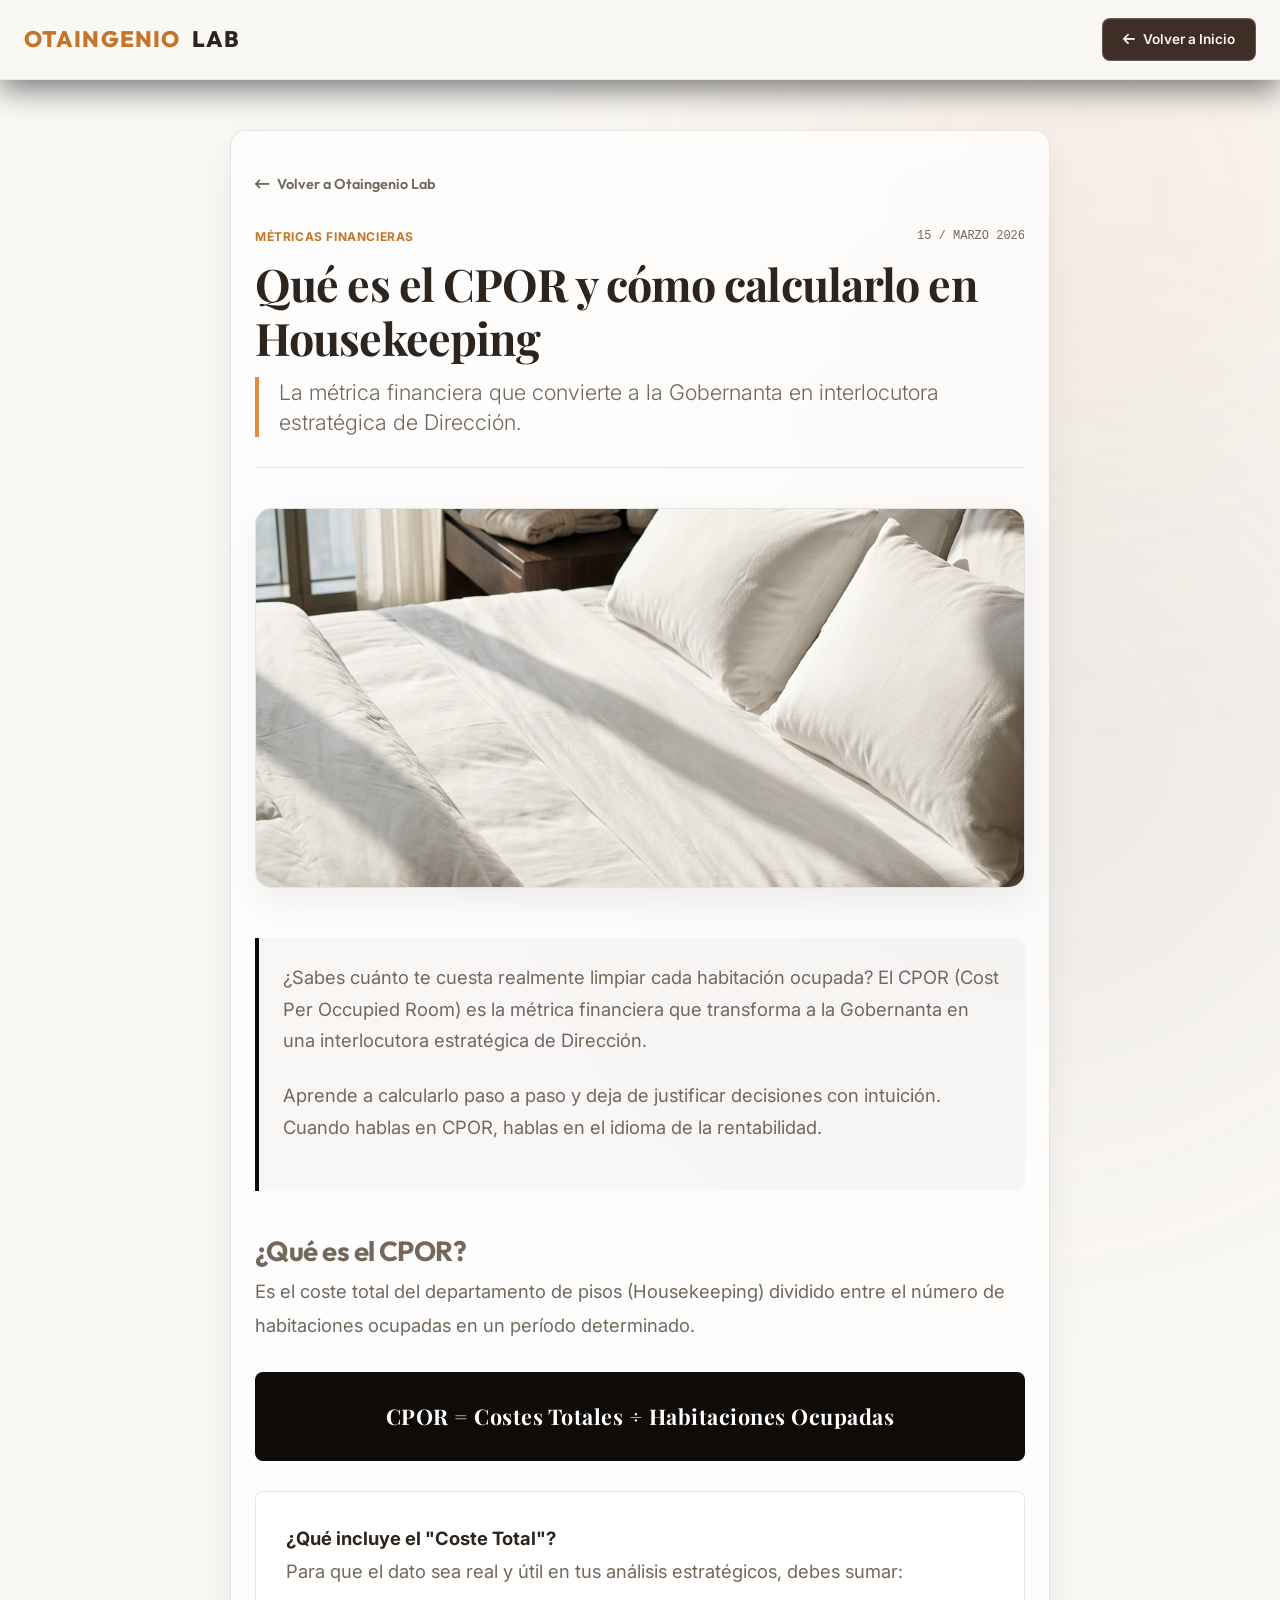
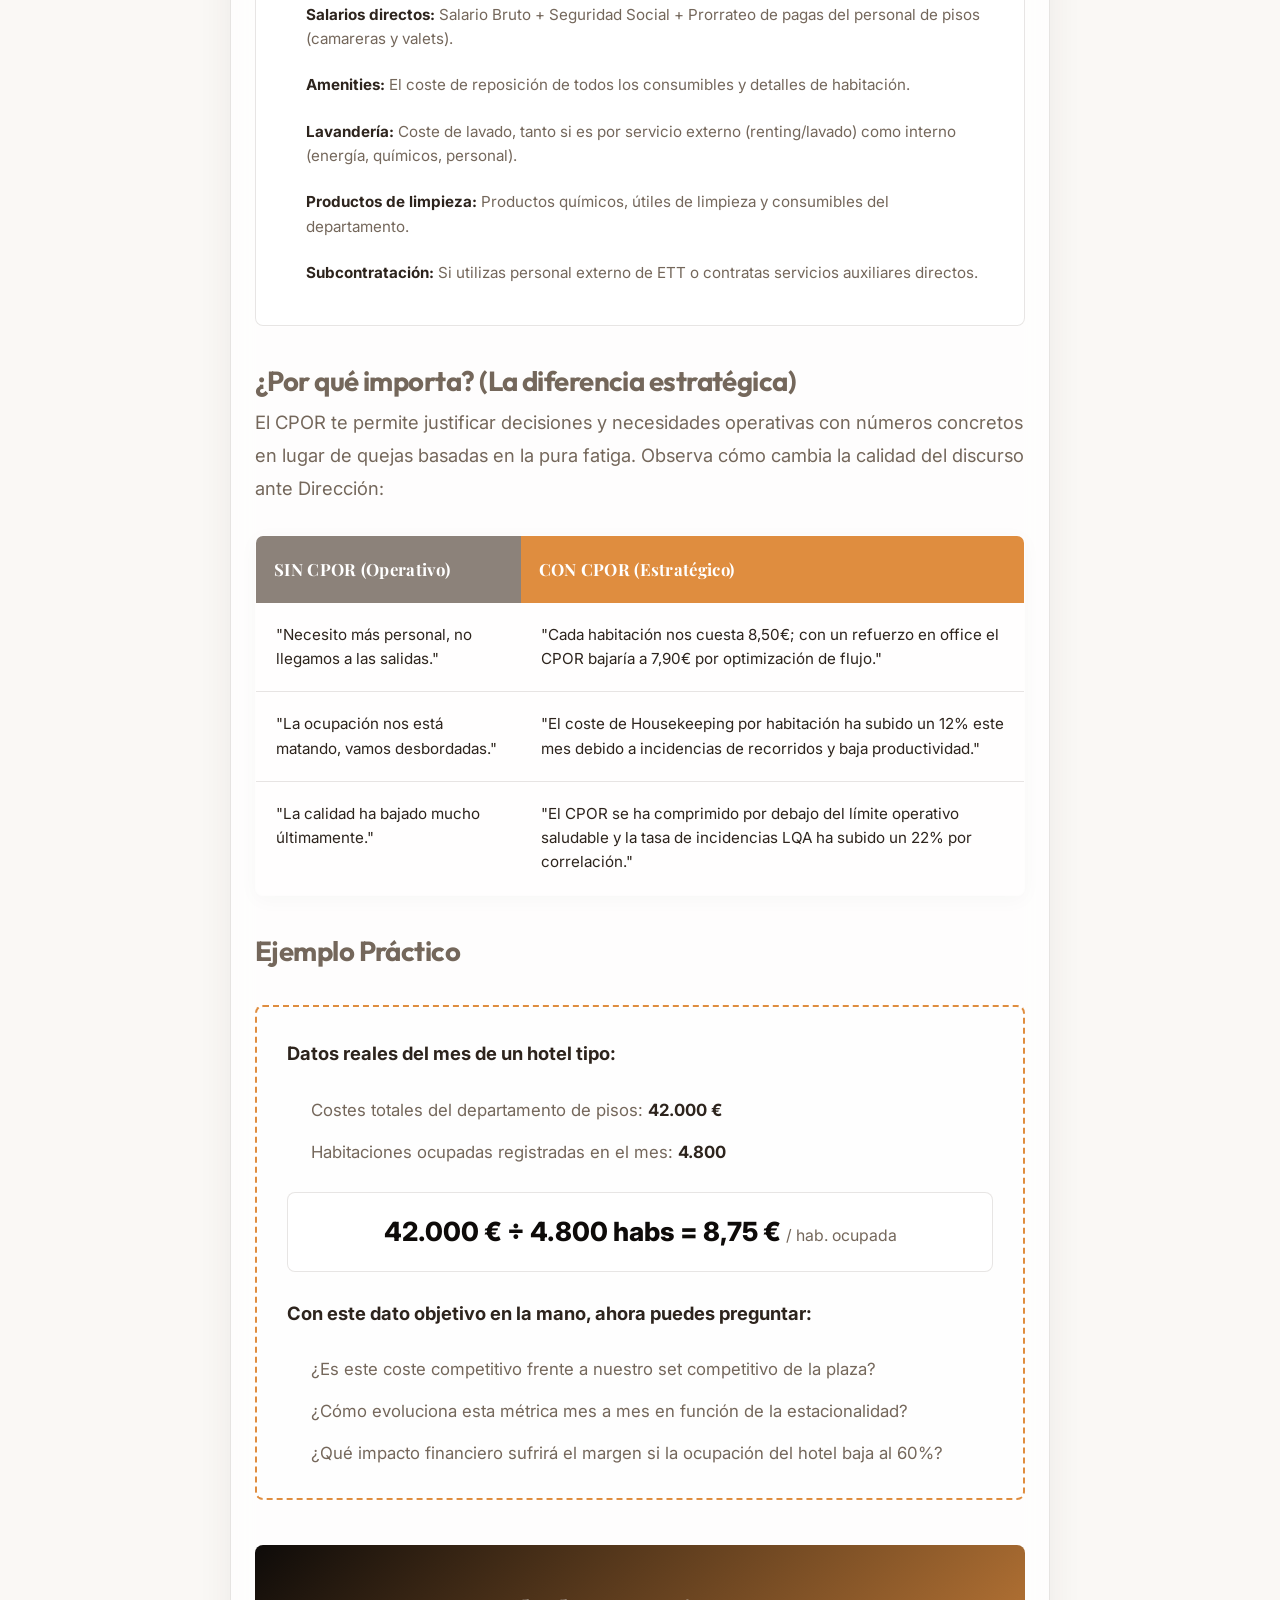
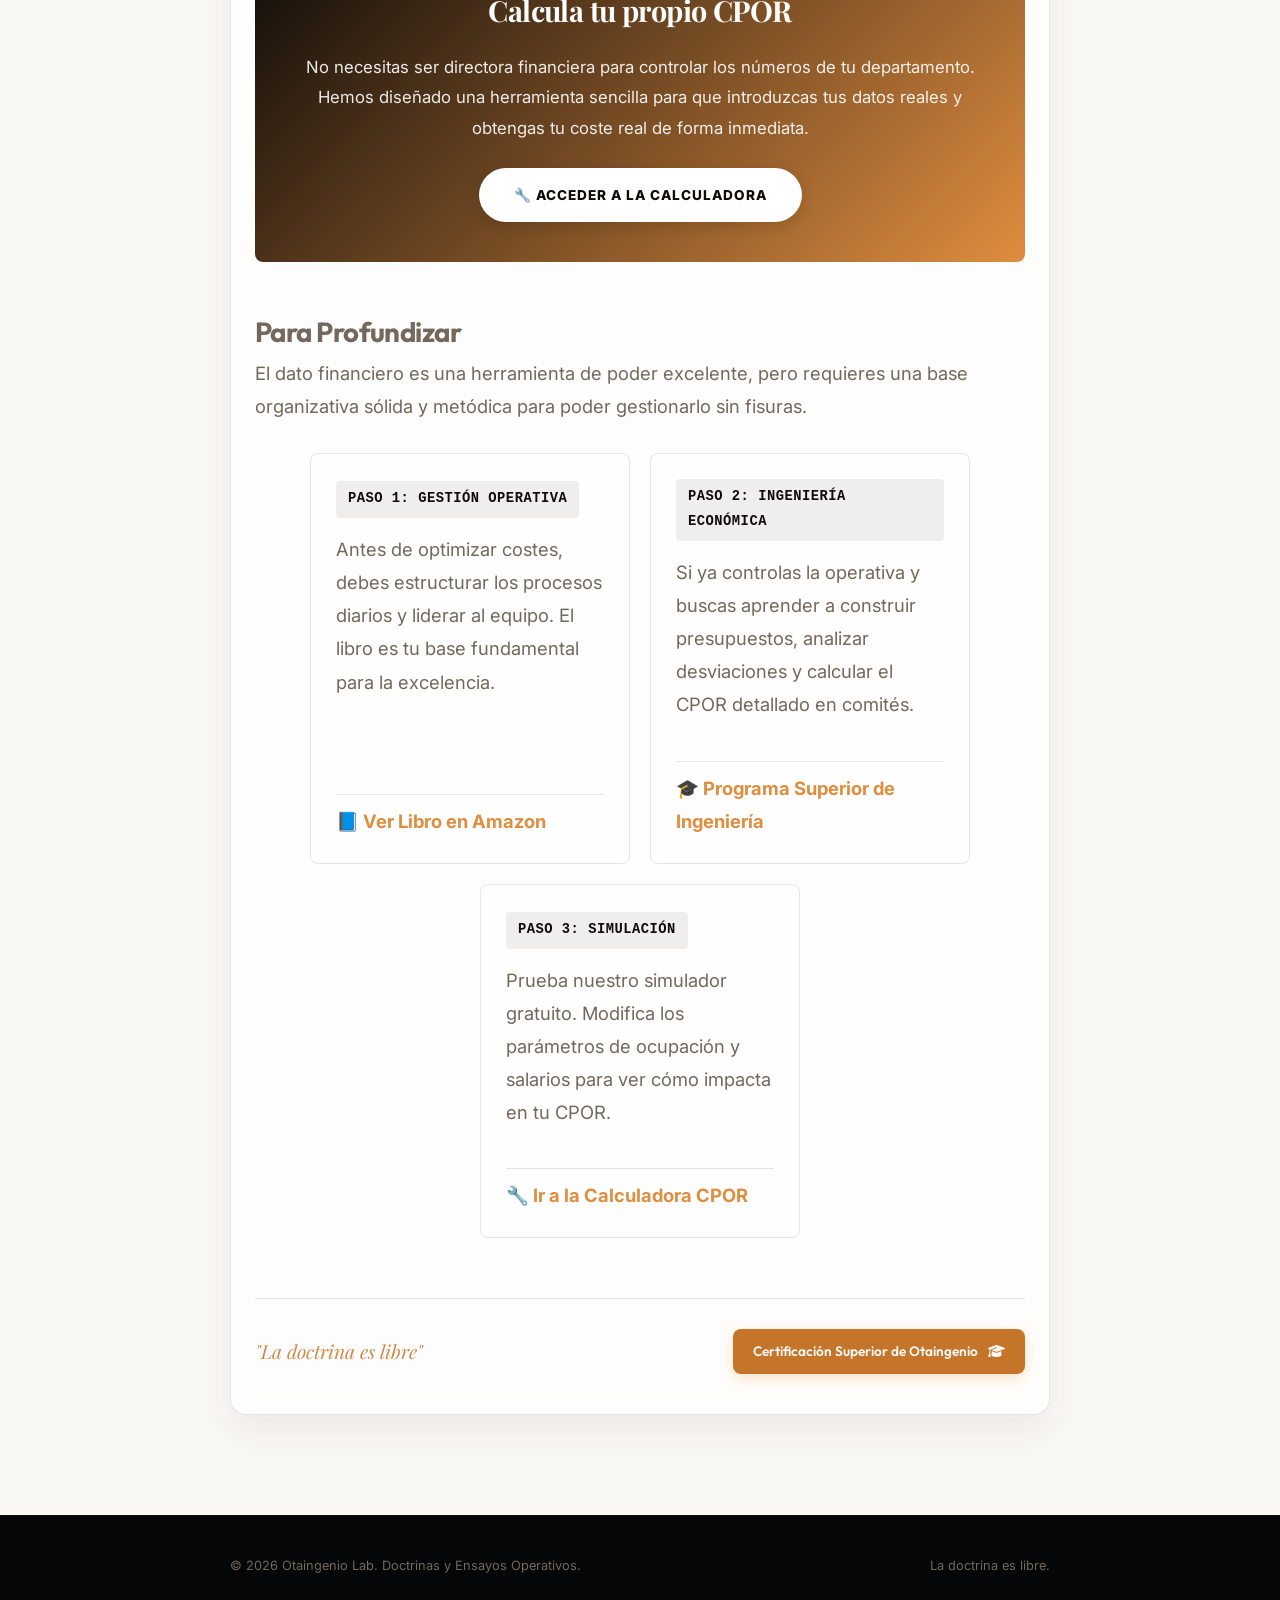
<file: recursos/cpor.html>
<!DOCTYPE html>
<html lang="es">
<head>
  <meta charset="UTF-8">
  <meta name="viewport" content="width=device-width, initial-scale=1.0">
  <title>Qué es el CPOR y cómo calcularlo en Housekeeping — OTAINGENIO LAB</title>
  
  <!-- SEO Meta Tags -->
  <meta name="description" content="¿Sabes cuánto te cuesta realmente limpiar cada habitación ocupada? El CPOR (Cost Per Occupied Room) es la métrica financiera que transforma a la Gobernanta en una interlocutora estratégica de Dirección. Aprende a calcularlo paso a paso.">
  
  <!-- Canonical URL -->
  <link rel="canonical" href="https://www.otaingenio.es/recursos/cpor">
  
  <!-- Robots -->
  <meta name="robots" content="index, follow">
  
  <!-- Open Graph -->
  <meta property="og:type" content="article">
  <meta property="og:url" content="https://www.otaingenio.es/recursos/cpor">
  <meta property="og:title" content="Qué es el CPOR y cómo calcularlo en Housekeeping — OTAINGENIO LAB">
  <meta property="og:description" content="¿Sabes cuánto te cuesta realmente limpiar cada habitación ocupada? El CPOR (Cost Per Occupied Room) es la métrica financiera que transforma a la Gobernanta en una interlocutora estratégica de Dirección. Aprende a calcularlo paso a paso.">
  <meta property="og:image" content="https://www.otaingenio.es/images/og-cover.png">
  <meta property="og:locale" content="es_ES">
  <meta property="og:site_name" content="Otaingenio Lab">
  
  <!-- Twitter Card -->
  <meta name="twitter:card" content="summary_large_image">
  <meta name="twitter:title" content="Qué es el CPOR y cómo calcularlo en Housekeeping — OTAINGENIO LAB">
  <meta name="twitter:description" content="¿Sabes cuánto te cuesta realmente limpiar cada habitación ocupada? El CPOR (Cost Per Occupied Room) es la métrica financiera que transforma a la Gobernanta en una interlocutora estratégica de Dirección. Aprende a calcularlo paso a paso.">
  <meta name="twitter:image" content="https://www.otaingenio.es/images/og-cover.png">
  
  <!-- Favicon -->
  <link rel="icon" type="image/png" href="/images/favicon.png">
  <link rel="apple-touch-icon" href="/images/favicon.png">
  
  <!-- Google Fonts -->
  <link rel="preconnect" href="https://fonts.googleapis.com">
  <link rel="preconnect" href="https://fonts.gstatic.com" crossorigin>
  <link href="https://fonts.googleapis.com/css2?family=Inter:wght@300;400;500;600;700&family=Outfit:wght@400;500;600;700;800&family=Playfair+Display:ital,wght@0,500;0,600;0,700;1,400;1,500&display=swap" rel="stylesheet">
  
  <!-- Stylesheets -->
  <link rel="stylesheet" href="/styles/main.css">
  <link rel="preconnect" href="https://cdnjs.cloudflare.com">
  <link rel="stylesheet" href="https://cdnjs.cloudflare.com/ajax/libs/font-awesome/6.4.0/css/all.min.css">
  
  <!-- Google Analytics -->
  <script async src="https://www.googletagmanager.com/gtag/js?id=G-158QYGR870"></script>
  <script>
    window.dataLayer = window.dataLayer || [];
    function gtag(){dataLayer.push(arguments);}
    gtag('js', new Date());
    gtag('config', 'G-158QYGR870');
  </script>

  <style>
    /* --- CUSTOM VARIABLES FOR THIS PAPER --- */
    :root {
      --primary-color: var(--color-bg-deep, #3e2e25);
      --accent-color: var(--color-amber, #c4752a);
      --bg-light: #fbf9f6;
      --border-radius: 8px;
      --success-color: #2e7d32;
    }

    .paper-subtitle {
      font-size: 1.35rem;
      color: var(--color-text-muted, #7e6c61);
      margin-top: 10px;
      font-weight: 300;
      border-left: 4px solid var(--accent-color);
      padding-left: 20px;
      line-height: 1.4;
    }

    /* --- INTRODUCCIÓN --- */
    .intro-text {
      font-size: 1.15rem;
      line-height: 1.7;
      margin-bottom: 35px;
      border-left: 4px solid var(--primary-color);
      padding-left: 20px;
      background-color: rgba(62, 46, 37, 0.03);
      padding: 24px;
      border-radius: 0 8px 8px 0;
    }

    /* --- FÓRMULA --- */
    .formula-box {
      background-color: var(--primary-color);
      color: white;
      padding: 25px;
      text-align: center;
      border-radius: var(--border-radius);
      font-size: 1.35rem;
      font-weight: 700;
      margin: 30px 0;
      box-shadow: var(--shadow-sm);
      font-family: var(--font-serif), serif;
      letter-spacing: 0.5px;
    }

    .components-list {
      background-color: var(--color-bg-card, rgba(255, 255, 255, 0.5));
      border: 1px solid var(--color-border, rgba(62, 46, 37, 0.1));
      padding: 30px;
      border-radius: var(--border-radius);
      backdrop-filter: blur(8px);
      margin: 30px 0;
    }

    .components-list ul {
      padding-left: 20px;
      margin: 15px 0 0 0;
    }

    .components-list li {
      margin-bottom: 10px;
      font-size: 0.95rem;
      line-height: 1.6;
    }

    /* --- TABLA COMPARATIVA --- */
    .comparison-table {
      width: 100%;
      border-collapse: collapse;
      margin-top: 30px;
      margin-bottom: 30px;
      box-shadow: var(--shadow-sm, 0 4px 20px rgba(0,0,0,0.03));
      border-radius: var(--border-radius);
      overflow: hidden;
      border: 1px solid var(--color-border, rgba(62, 46, 37, 0.1));
    }

    .comparison-table th {
      padding: 18px;
      text-align: left;
      color: white;
      font-family: var(--font-serif, serif);
      font-size: 1.05rem;
      letter-spacing: 0.3px;
    }

    .comparison-table th.col-bad { background-color: #8c827a; }
    .comparison-table th.col-good { background-color: var(--accent-color); }

    .comparison-table td {
      padding: 20px;
      border-bottom: 1px solid var(--color-border, rgba(62, 46, 37, 0.1));
      vertical-align: top;
      background: rgba(255, 255, 255, 0.4);
      font-size: 0.95rem;
      line-height: 1.6;
      color: var(--color-text, #333);
    }

    .comparison-table tr:last-child td { border-bottom: none; }
    
    /* --- EJEMPLO PRÁCTICO --- */
    .example-box {
      border: 2px dashed var(--accent-color);
      padding: 30px;
      border-radius: var(--border-radius);
      background-color: rgba(255, 255, 255, 0.3);
      margin-top: 30px;
      margin-bottom: 30px;
    }

    .calc-result {
      font-size: 1.65rem;
      color: var(--primary-color);
      font-weight: 800;
      text-align: center;
      margin: 25px 0;
      padding: 15px;
      background-color: var(--color-bg-card, rgba(255, 255, 255, 0.7));
      border-radius: var(--border-radius);
      border: 1px solid var(--color-border, rgba(62, 46, 37, 0.1));
      font-family: var(--font-mono), monospace;
    }

    /* --- CTA PRINCIPAL --- */
    .main-cta-box {
      background: linear-gradient(135deg, var(--primary-color) 0%, var(--accent-color) 100%);
      color: white;
      padding: 40px;
      text-align: center;
      border-radius: var(--border-radius);
      margin: 45px 0;
      box-shadow: var(--shadow-md);
    }

    .main-cta-box p {
      color: rgba(255, 255, 255, 0.9);
      margin-bottom: 25px;
      font-size: 1.05rem;
    }

    .btn-large {
      display: inline-block;
      background-color: white;
      color: var(--primary-color) !important;
      font-weight: 800;
      padding: 15px 35px;
      border-radius: 50px;
      text-decoration: none;
      transition: all 0.3s ease;
      text-transform: uppercase;
      letter-spacing: 1px;
      font-size: 0.85rem;
      box-shadow: 0 4px 15px rgba(0,0,0,0.15);
    }

    .btn-large:hover {
      transform: translateY(-2px);
      box-shadow: 0 6px 22px rgba(0,0,0,0.25);
      background-color: var(--accent-color);
      color: white !important;
    }

    /* --- GRID DE RECURSOS --- */
    .steps-grid {
      display: flex;
      flex-wrap: wrap;
      justify-content: center;
      gap: 20px;
      margin-top: 30px;
    }

    .step-card {
      border: 1px solid var(--color-border, rgba(62, 46, 37, 0.1));
      padding: 25px;
      border-radius: var(--border-radius);
      display: flex;
      flex-direction: column;
      justify-content: space-between;
      background-color: rgba(255, 255, 255, 0.4);
      flex: 1 1 280px;
      max-width: 320px;
      text-align: left;
      transition: all 0.3s ease;
    }

    .step-card:hover {
      transform: translateY(-3px);
      box-shadow: var(--shadow-sm, 0 4px 20px rgba(0,0,0,0.03));
      border-color: var(--accent-color);
      background-color: rgba(255, 255, 255, 0.8);
    }

    .step-tag {
      background-color: rgba(62, 46, 37, 0.08);
      color: var(--primary-color);
      padding: 6px 12px;
      border-radius: 4px;
      font-size: 0.75em;
      font-weight: 800;
      display: inline-block;
      margin-bottom: 15px;
      text-transform: uppercase;
      letter-spacing: 0.5px;
      font-family: var(--font-mono, monospace);
    }

    .resource-link {
      color: var(--accent-color);
      text-decoration: none;
      font-weight: bold;
      margin-top: 15px;
      display: block;
      border-top: 1px solid var(--color-border, rgba(62, 46, 37, 0.1));
      padding-top: 10px;
      transition: color 0.2s ease;
    }
    
    .resource-link:hover {
      color: var(--primary-color);
    }
  </style>
</head>
<body class="light-theme">

  <!-- Ambient background glow -->
  <div class="ambient-glow glow-1"></div>
  <div class="ambient-glow glow-3"></div>

  <!-- Header -->
  <header id="main-header" class="glass-header scrolled">
    <div class="header-container">
      <a href="/" class="brand-logo">
        <span class="logo-accent">OTAINGENIO</span> <span class="logo-light">LAB</span>
      </a>
      <a href="/" class="nav-btn-link">
        <i class="fa-solid fa-arrow-left"></i>
        <span>Volver a Inicio</span>
      </a>
    </div>
  </header>

  <!-- Reading Container -->
  <main class="paper-reading-container glass-card" style="margin-top: 130px;">
    
    <a href="/" class="back-to-home">
      <i class="fa-solid fa-arrow-left-long"></i> Volver a Otaingenio Lab
    </a>

    <article class="paper-reading-body">
      <header class="paper-reading-header">
        <div class="paper-meta" style="margin-bottom: 10px;">
          <span class="paper-cat">MÉTRICAS FINANCIERAS</span>
          <span class="paper-date font-mono">15 / MARZO 2026</span>
        </div>
        <h1 class="paper-title font-serif" style="font-size: 2.8rem; line-height: 1.2;">Qué es el CPOR y cómo calcularlo en Housekeeping</h1>
        <div class="paper-subtitle">La métrica financiera que convierte a la Gobernanta en interlocutora estratégica de Dirección.</div>
      </header>

      <img src="/images/luxury_bed_detail.png" alt="Detalle de Habitación de Lujo" class="paper-opening-img" loading="lazy">

      <section class="paper-content">
        <div class="intro-text">
          <p>¿Sabes cuánto te cuesta realmente limpiar cada habitación ocupada? El CPOR (Cost Per Occupied Room) es la métrica financiera que transforma a la Gobernanta en una interlocutora estratégica de Dirección.</p>
          <p>Aprende a calcularlo paso a paso y deja de justificar decisiones con intuición. Cuando hablas en CPOR, hablas en el idioma de la rentabilidad.</p>
        </div>

        <h2>¿Qué es el CPOR?</h2>
        <p>Es el coste total del departamento de pisos (Housekeeping) dividido entre el número de habitaciones ocupadas en un período determinado.</p>

        <div class="formula-box">
          CPOR = Costes Totales ÷ Habitaciones Ocupadas
        </div>

        <div class="components-list">
          <strong>¿Qué incluye el "Coste Total"?</strong><br>
          Para que el dato sea real y útil en tus análisis estratégicos, debes sumar:
          <ul>
            <li><strong>Salarios directos:</strong> Salario Bruto + Seguridad Social + Prorrateo de pagas del personal de pisos (camareras y valets).</li>
            <li><strong>Amenities:</strong> El coste de reposición de todos los consumibles y detalles de habitación.</li>
            <li><strong>Lavandería:</strong> Coste de lavado, tanto si es por servicio externo (renting/lavado) como interno (energía, químicos, personal).</li>
            <li><strong>Productos de limpieza:</strong> Productos químicos, útiles de limpieza y consumibles del departamento.</li>
            <li><strong>Subcontratación:</strong> Si utilizas personal externo de ETT o contratas servicios auxiliares directos.</li>
          </ul>
        </div>

        <h2>¿Por qué importa? (La diferencia estratégica)</h2>
        <p>El CPOR te permite justificar decisiones y necesidades operativas con números concretos en lugar de quejas basadas en la pura fatiga. Observa cómo cambia la calidad del discurso ante Dirección:</p>

        <table class="comparison-table">
          <thead>
            <tr>
              <th class="col-bad">SIN CPOR (Operativo)</th>
              <th class="col-good">CON CPOR (Estratégico)</th>
            </tr>
          </thead>
          <tbody>
            <tr>
              <td>"Necesito más personal, no llegamos a las salidas."</td>
              <td>"Cada habitación nos cuesta 8,50€; con un refuerzo en office el CPOR bajaría a 7,90€ por optimización de flujo."</td>
            </tr>
            <tr>
              <td>"La ocupación nos está matando, vamos desbordadas."</td>
              <td>"El coste de Housekeeping por habitación ha subido un 12% este mes debido a incidencias de recorridos y baja productividad."</td>
            </tr>
            <tr>
              <td>"La calidad ha bajado mucho últimamente."</td>
              <td>"El CPOR se ha comprimido por debajo del límite operativo saludable y la tasa de incidencias LQA ha subido un 22% por correlación."</td>
            </tr>
          </tbody>
        </table>

        <h2>Ejemplo Práctico</h2>
        <div class="example-box">
          <p><strong>Datos reales del mes de un hotel tipo:</strong></p>
          <ul>
            <li>Costes totales del departamento de pisos: <strong>42.000 €</strong></li>
            <li>Habitaciones ocupadas registradas en el mes: <strong>4.800</strong></li>
          </ul>
          
          <div class="calc-result">
            42.000 € ÷ 4.800 habs = 8,75 € <span style="font-size:0.6em; font-weight:normal; color:var(--color-text-muted);">/ hab. ocupada</span>
          </div>

          <p><strong>Con este dato objetivo en la mano, ahora puedes preguntar:</strong></p>
          <ul style="margin-bottom:0;">
            <li>¿Es este coste competitivo frente a nuestro set competitivo de la plaza?</li>
            <li>¿Cómo evoluciona esta métrica mes a mes en función de la estacionalidad?</li>
            <li>¿Qué impacto financiero sufrirá el margen si la ocupación del hotel baja al 60%?</li>
          </ul>
        </div>

        <div class="main-cta-box">
          <h3 style="color:white; margin-top:0; font-family:var(--font-serif); font-size:1.8rem; margin-bottom:15px;">Calcula tu propio CPOR</h3>
          <p>No necesitas ser directora financiera para controlar los números de tu departamento. Hemos diseñado una herramienta sencilla para que introduzcas tus datos reales y obtengas tu coste real de forma inmediata.</p>
          <a href="/#calculator-section" class="btn-large">🔧 Acceder a la Calculadora</a>
        </div>

        <h2>Para Profundizar</h2>
        <p>El dato financiero es una herramienta de poder excelente, pero requieres una base organizativa sólida y metódica para poder gestionarlo sin fisuras.</p>

        <div class="steps-grid">
          <div class="step-card">
            <div>
              <span class="step-tag">PASO 1: Gestión Operativa</span>
              <p>Antes de optimizar costes, debes estructurar los procesos diarios y liderar al equipo. El libro es tu base fundamental para la excelencia.</p>
            </div>
            <a href="https://www.amazon.es/dp/B0G2YL8CCG" target="_blank" class="resource-link">📘 Ver Libro en Amazon</a>
          </div>

          <div class="step-card">
            <div>
              <span class="step-tag">PASO 2: Ingeniería Económica</span>
              <p>Si ya controlas la operativa y buscas aprender a construir presupuestos, analizar desviaciones y calcular el CPOR detallado en comités.</p>
            </div>
            <a href="/#program-section" class="resource-link">🎓 Programa Superior de Ingeniería</a>
          </div>

          <div class="step-card">
            <div>
              <span class="step-tag">PASO 3: Simulación</span>
              <p>Prueba nuestro simulador gratuito. Modifica los parámetros de ocupación y salarios para ver cómo impacta en tu CPOR.</p>
            </div>
            <a href="/#calculator-section" class="resource-link">🔧 Ir a la Calculadora CPOR</a>
          </div>
        </div>
      </section>

      <footer style="margin-top: 60px; border-top: 1px solid var(--color-border); padding-top: 30px; display: flex; justify-content: space-between; align-items: center;">
        <span class="doctrina-libera-badge font-serif" style="font-size: 1.2rem;">"La doctrina es libre"</span>
        <a href="/#program-section" class="btn-primary" style="padding: 10px 20px; font-size: 0.85rem;">
          <span>Certificación Superior de Otaingenio</span>
          <i class="fa-solid fa-graduation-cap"></i>
        </a>
      </footer>
    </article>
  </main>

  <!-- Footer -->
  <footer id="main-footer" class="border-t" style="background:#040608; padding: 40px 24px;">
    <div class="footer-container" style="display:flex; justify-content:space-between; max-width:820px; margin:0 auto; font-size:0.8rem; color:var(--color-text-muted);">
      <span>© 2026 Otaingenio Lab. Doctrinas y Ensayos Operativos.</span>
      <span>La doctrina es libre.</span>
    </div>
  </footer>

  <!-- Structured Data: Article -->
  <script type="application/ld+json">
  {
    "@context": "https://schema.org",
    "@type": "Article",
    "headline": "Qué es el CPOR y cómo calcularlo en Housekeeping",
    "description": "¿Sabes cuánto te cuesta realmente limpiar cada habitación ocupada? El CPOR (Cost Per Occupied Room) es la métrica financiera que transforma a la Gobernanta en una interlocutora estratégica de Dirección. Aprende a calcularlo paso a paso.",
    "image": "https://www.otaingenio.es/images/og-cover.png",
    "author": {
      "@type": "Organization",
      "name": "Otaingenio Lab"
    },
    "publisher": {
      "@type": "Organization",
      "name": "Otaingenio Lab",
      "logo": {
        "@type": "ImageObject",
        "url": "https://www.otaingenio.es/images/logo.png"
      }
    },
    "datePublished": "2026-03-15",
    "mainEntityOfPage": {
      "@type": "WebPage",
      "@id": "https://www.otaingenio.es/recursos/cpor"
    }
  }
  </script>
</body>
</html>
</file>
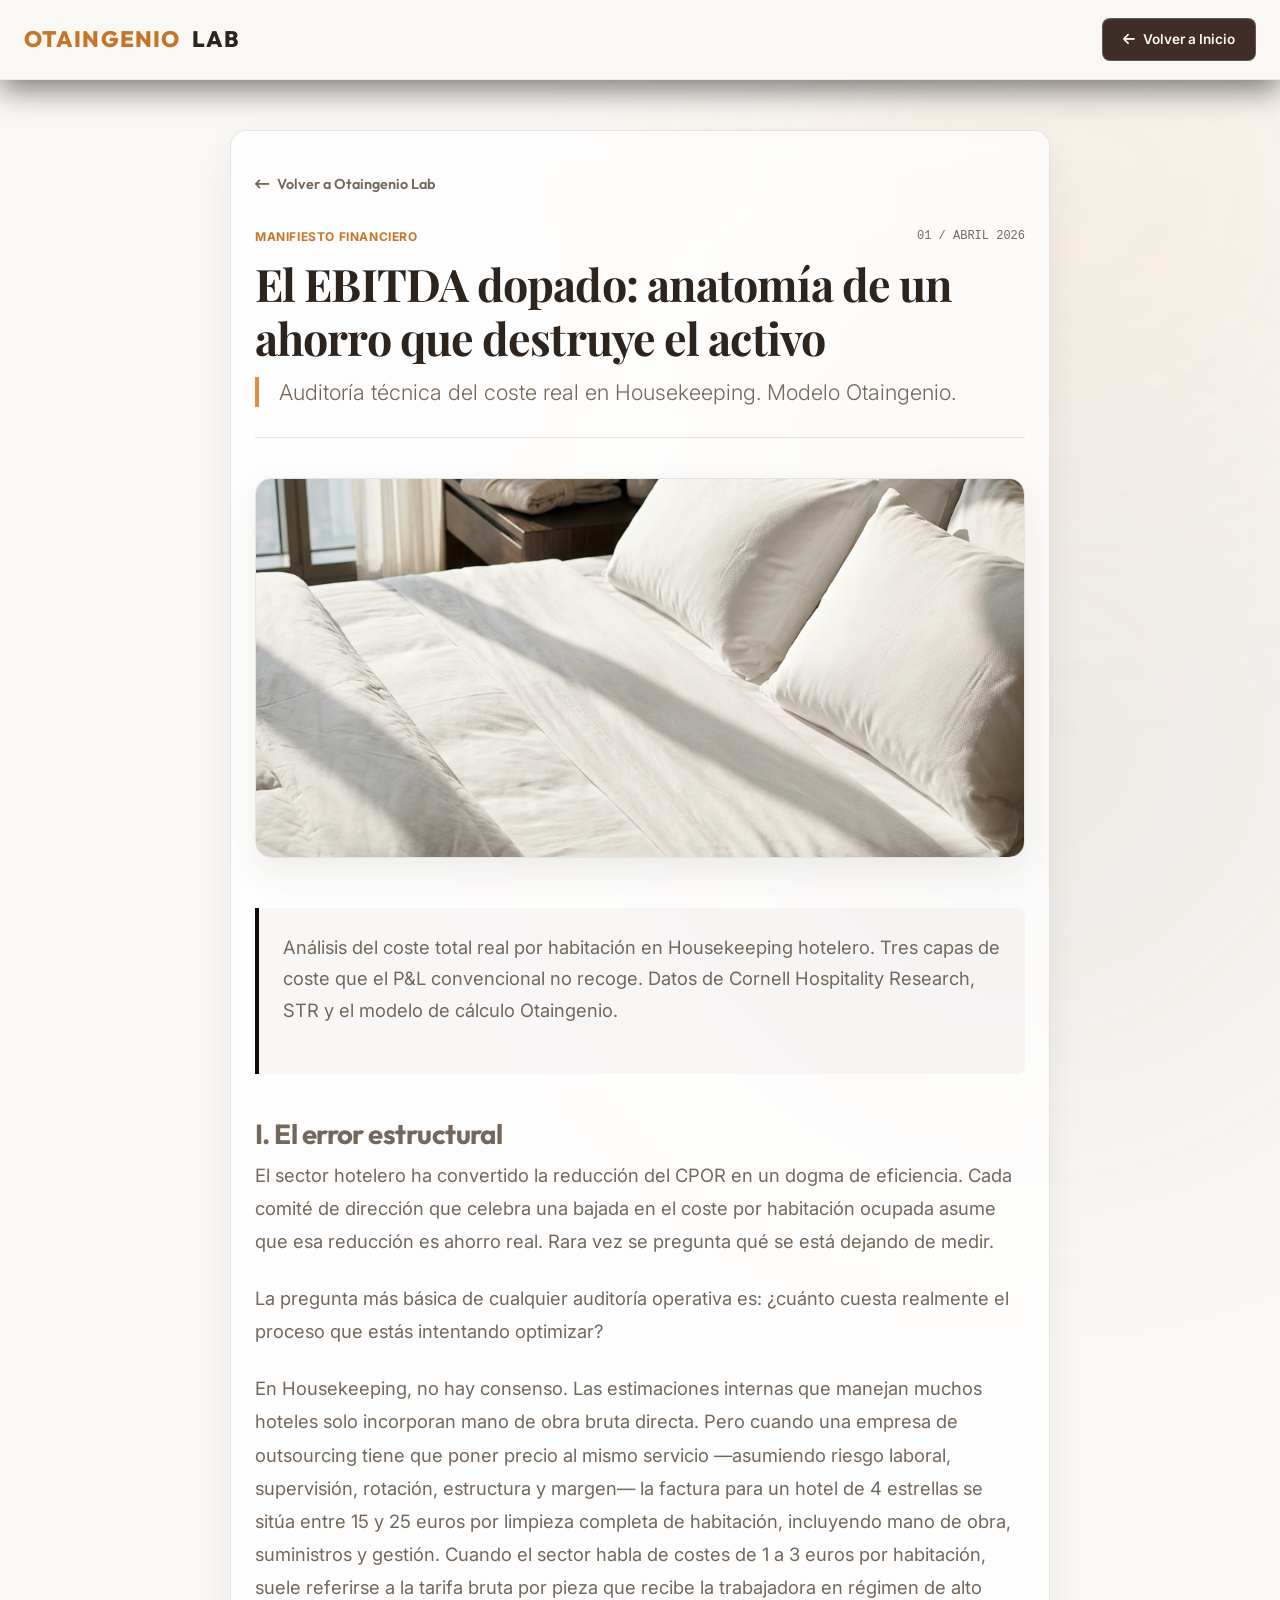
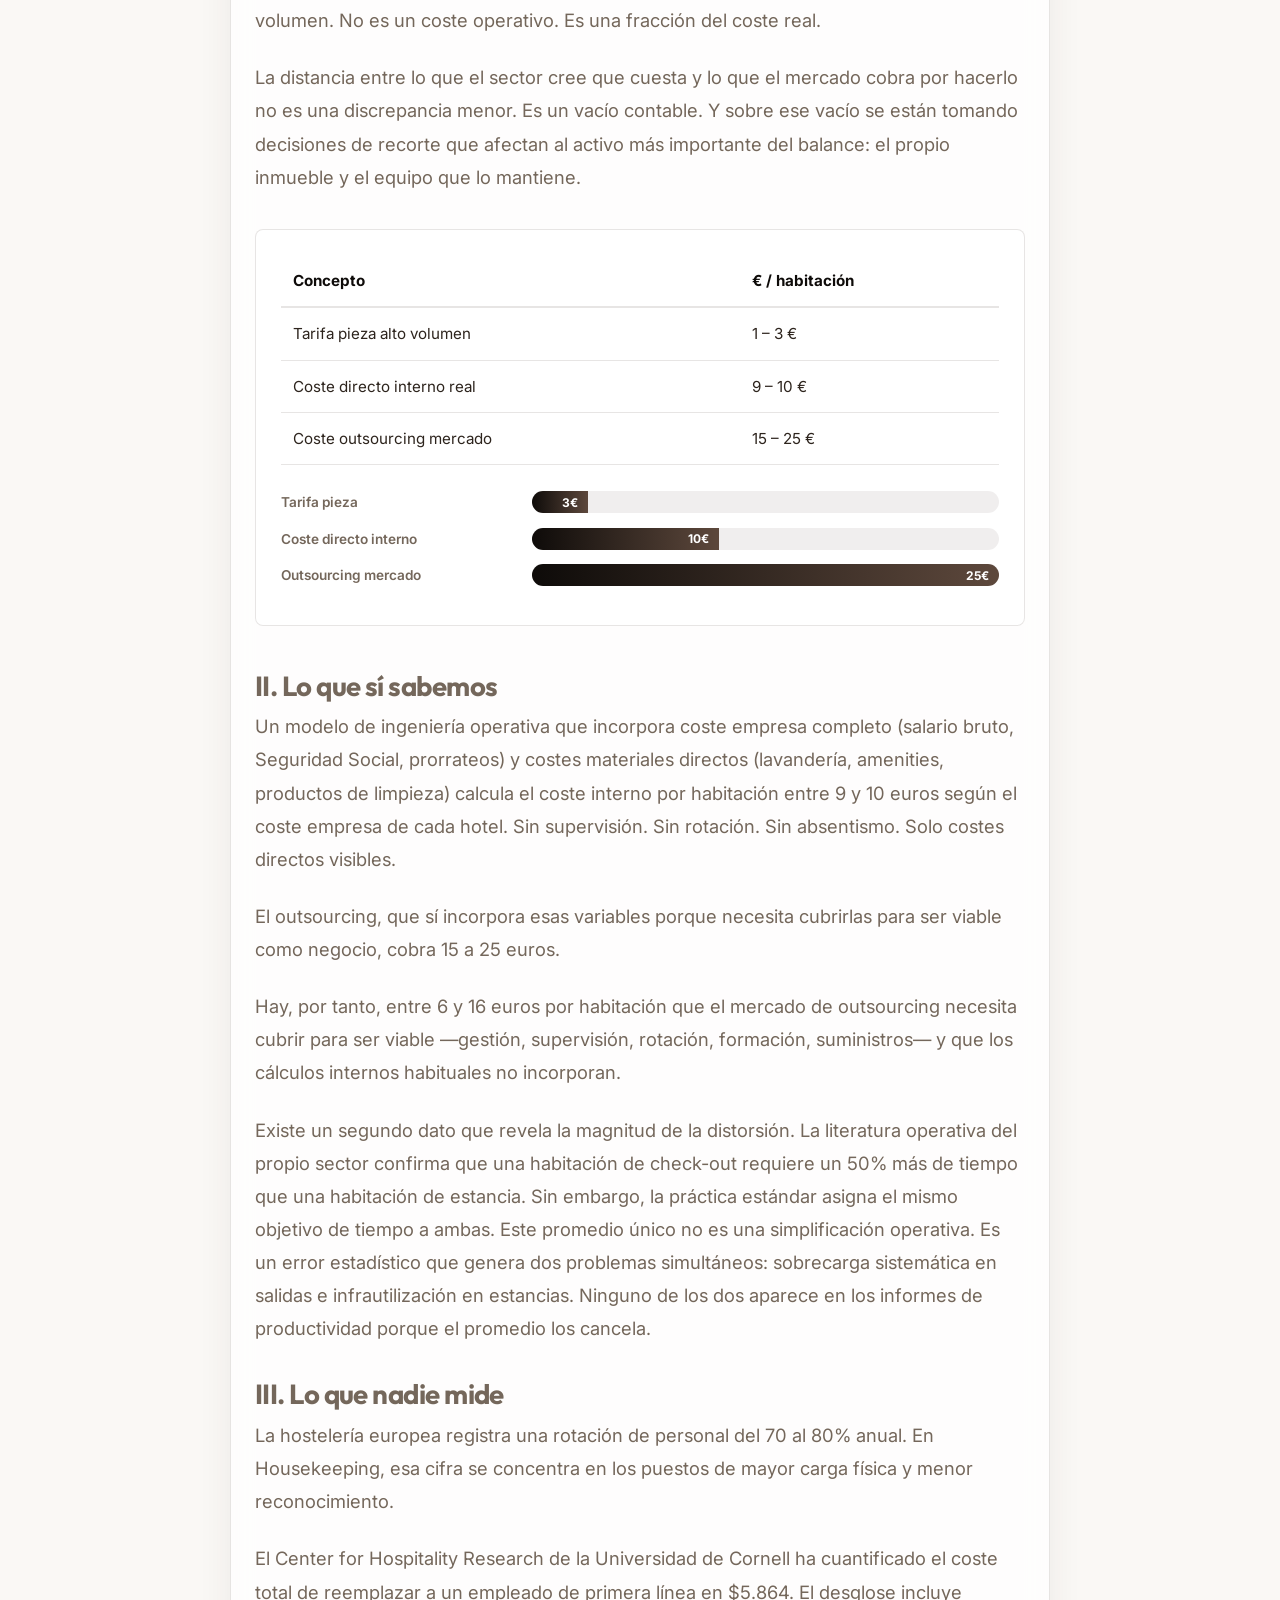
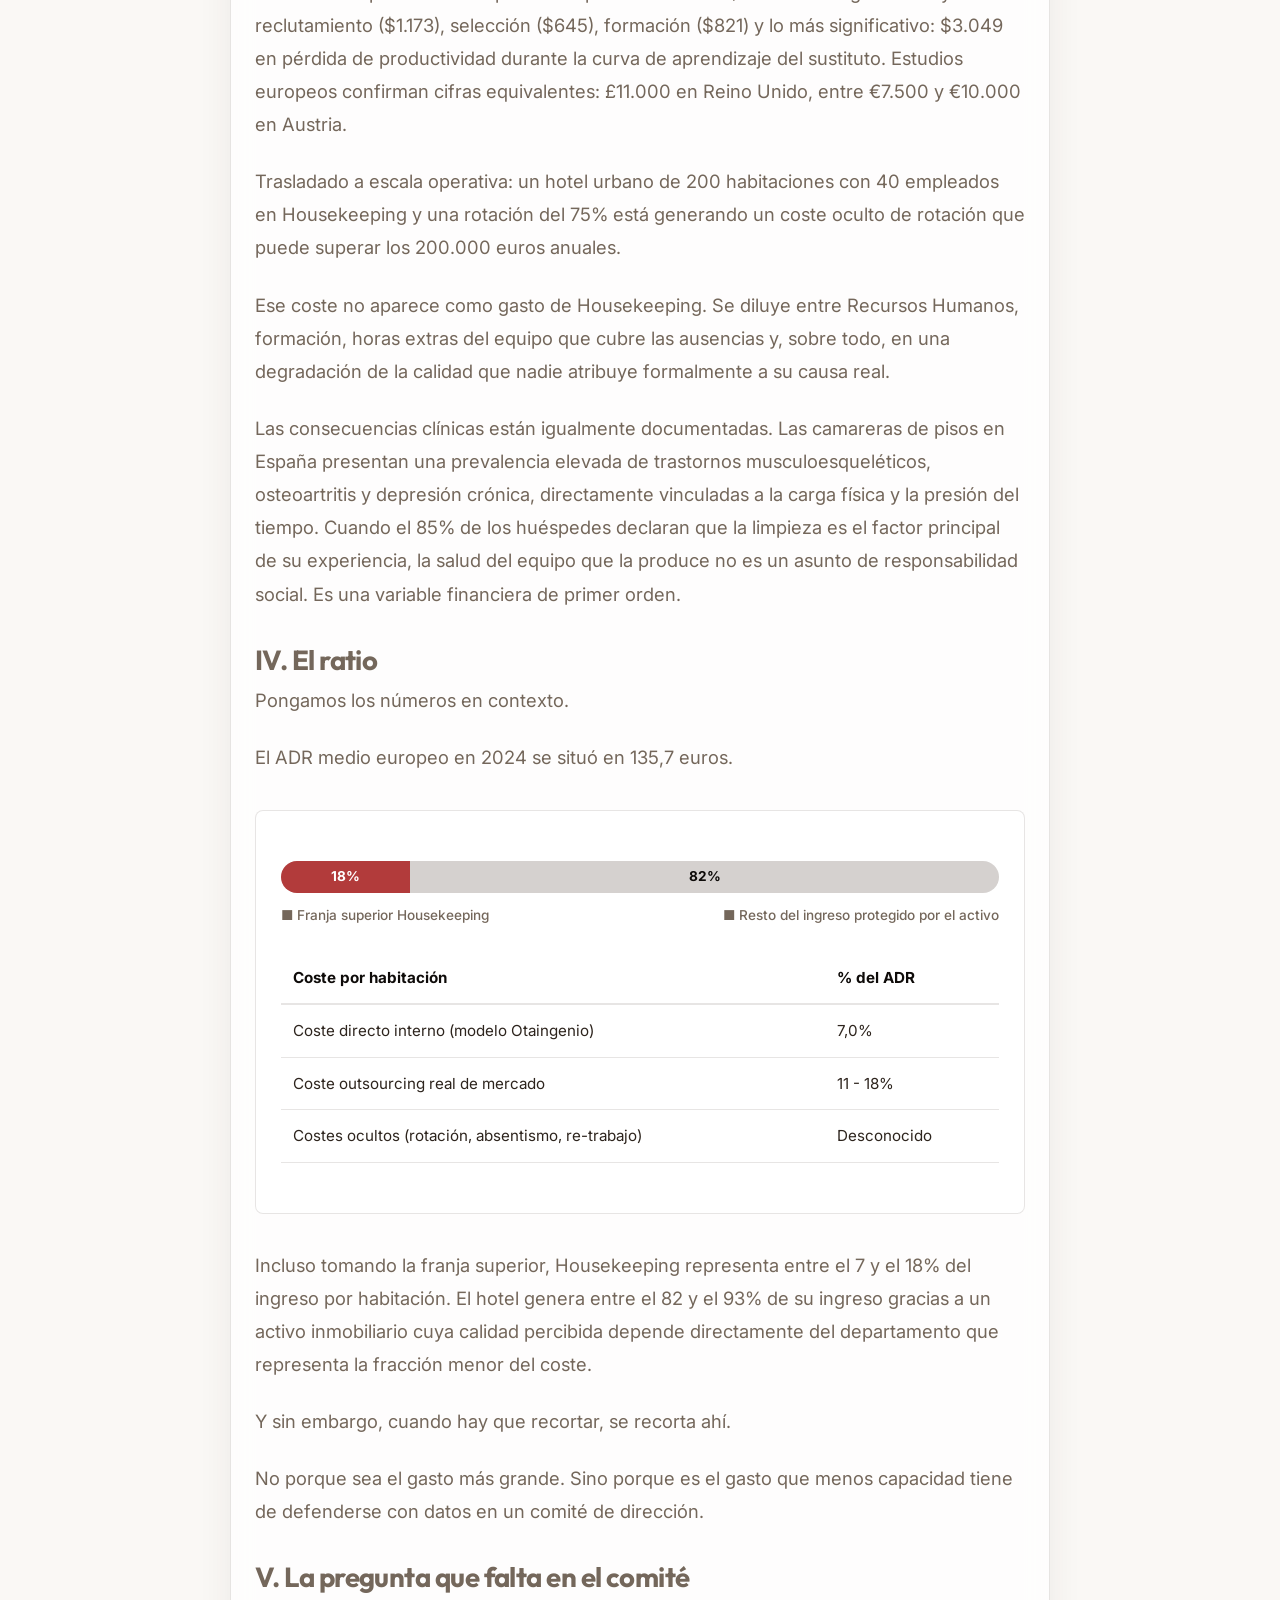
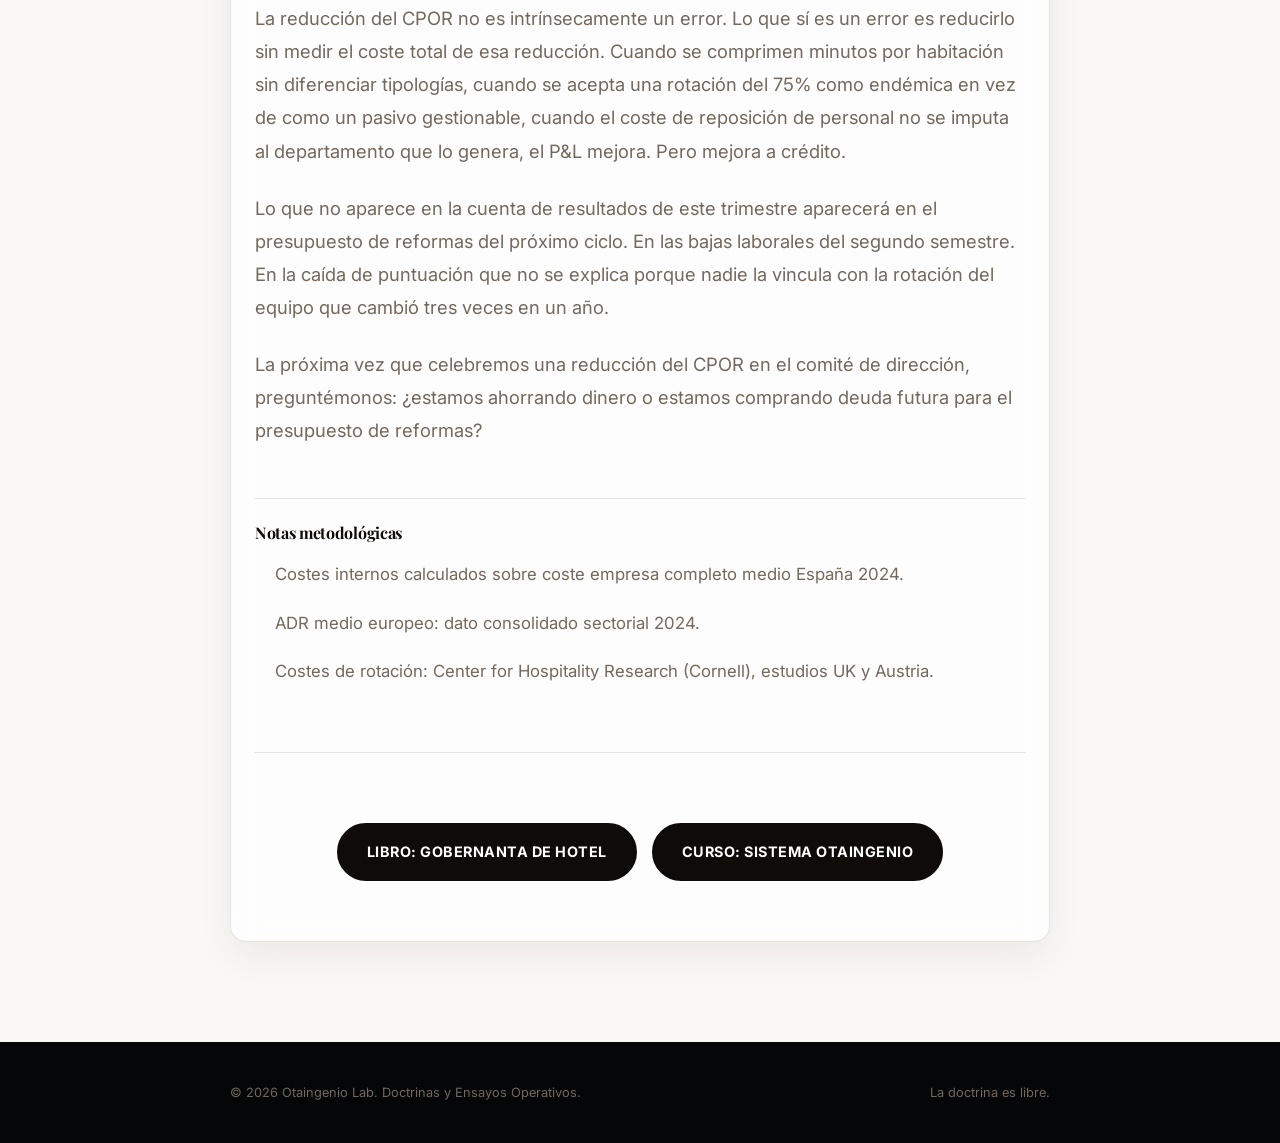
<file: recursos/ebitda-dopado.html>
<!DOCTYPE html>
<html lang="es">
<head>
  <meta charset="UTF-8">
  <meta name="viewport" content="width=device-width, initial-scale=1.0">
  <title>El EBITDA dopado: anatomía de un ahorro que destruye el activo — OTAINGENIO LAB</title>
  
  <!-- SEO Meta Tags -->
  <meta name="description" content="Análisis del coste total real por habitación en Housekeeping hotelero. Tres capas de coste que el P&L convencional no recoge. Datos de Cornell Hospitality Research, STR y el modelo de cálculo Otaingenio.">
  
  <!-- Canonical URL -->
  <link rel="canonical" href="https://www.otaingenio.es/recursos/ebitda-dopado">
  
  <!-- Robots -->
  <meta name="robots" content="index, follow">
  
  <!-- Open Graph -->
  <meta property="og:type" content="article">
  <meta property="og:url" content="https://www.otaingenio.es/recursos/ebitda-dopado">
  <meta property="og:title" content="El EBITDA dopado: anatomía de un ahorro que destruye el activo — OTAINGENIO LAB">
  <meta property="og:description" content="Análisis del coste total real por habitación en Housekeeping hotelero. Tres capas de coste que el P&L convencional no recoge. Datos de Cornell Hospitality Research, STR y el modelo de cálculo Otaingenio.">
  <meta property="og:image" content="/images/og-cover.png">
  <meta property="og:locale" content="es_ES">
  <meta property="og:site_name" content="Otaingenio Lab">
  
  <!-- Twitter Card -->
  <meta name="twitter:card" content="summary_large_image">
  <meta name="twitter:title" content="El EBITDA dopado: anatomía de un ahorro que destruye el activo — OTAINGENIO LAB">
  <meta name="twitter:description" content="Análisis del coste total real por habitación en Housekeeping hotelero. Tres capas de coste que el P&L convencional no recoge. Datos de Cornell Hospitality Research, STR y el modelo de cálculo Otaingenio.">
  <meta name="twitter:image" content="/images/og-cover.png">
  
  <!-- Favicon -->
  <link rel="icon" type="image/png" href="/images/favicon.png">
  <link rel="apple-touch-icon" href="/images/favicon.png">
  
  <!-- Google Fonts -->
  <link rel="preconnect" href="https://fonts.googleapis.com">
  <link rel="preconnect" href="https://fonts.gstatic.com" crossorigin>
  <link href="https://fonts.googleapis.com/css2?family=Inter:wght@300;400;500;600;700&family=Outfit:wght@400;500;600;700;800&family=Playfair+Display:ital,wght@0,500;0,600;0,700;1,400;1,500&display=swap" rel="stylesheet">
  
  <!-- Stylesheets -->
  <link rel="stylesheet" href="/styles/main.css">
  <link rel="preconnect" href="https://cdnjs.cloudflare.com">
  <link rel="stylesheet" href="https://cdnjs.cloudflare.com/ajax/libs/font-awesome/6.4.0/css/all.min.css">
  
  <!-- Google Analytics -->
  <script async src="https://www.googletagmanager.com/gtag/js?id=G-158QYGR870"></script>
  <script>
    window.dataLayer = window.dataLayer || [];
    function gtag(){dataLayer.push(arguments);}
    gtag('js', new Date());
    gtag('config', 'G-158QYGR870');
  </script>

  <style>
    /* --- CUSTOM VARIABLES FOR THIS PAPER --- */
    :root {
      --primary-color: var(--color-bg-deep, #3e2e25);
      --accent-color: var(--color-amber, #c4752a);
      --alert-color: #b23b3b;
      --bg-light: #fbf9f6;
      --border-radius: 8px;
    }

    .paper-subtitle {
      font-size: 1.35rem;
      color: var(--color-text-muted, #7e6c61);
      margin-top: 10px;
      font-weight: 300;
      border-left: 4px solid var(--accent-color);
      padding-left: 20px;
      line-height: 1.4;
    }

    /* --- INTRODUCCIÓN --- */
    .intro-text {
      font-size: 1.15rem;
      line-height: 1.7;
      margin-bottom: 35px;
      border-left: 4px solid var(--primary-color);
      padding-left: 20px;
      background-color: rgba(62, 46, 37, 0.03);
      padding: 24px;
      border-radius: 0 8px 8px 0;
    }

    /* --- ESTILOS DE DATOS Y GRÁFICOS (ADAPTADOS AL TEMA) --- */
    .ota-data-container {
      margin: 35px 0;
      padding: 25px;
      background-color: var(--color-bg-card, rgba(255, 255, 255, 0.5));
      border: 1px solid var(--color-border, rgba(62, 46, 37, 0.1));
      border-radius: var(--border-radius);
      backdrop-filter: blur(8px);
      box-shadow: var(--shadow-sm);
    }

    .ota-table {
      width: 100%;
      border-collapse: collapse;
      margin-bottom: 25px;
      font-size: 0.95rem;
    }

    .ota-table th {
      text-align: left;
      padding: 12px;
      border-bottom: 2px solid var(--color-border, rgba(62, 46, 37, 0.15));
      color: var(--primary-color);
      font-weight: 700;
    }

    .ota-table td {
      padding: 12px;
      border-bottom: 1px solid var(--color-border, rgba(62, 46, 37, 0.08));
      color: var(--color-text);
    }

    /* Gráfico 1: Barras horizontales */
    .bar-row {
      display: flex;
      align-items: center;
      margin-bottom: 12px;
    }

    .bar-label {
      width: 35%;
      font-size: 0.85rem;
      color: var(--color-text-muted);
      font-weight: 600;
    }

    .bar-track {
      width: 65%;
      background-color: rgba(62, 46, 37, 0.08);
      height: 22px;
      border-radius: 11px;
      overflow: hidden;
      position: relative;
    }

    .bar-fill {
      background: linear-gradient(90deg, var(--primary-color) 0%, #5d483c 100%);
      height: 100%;
      display: flex;
      align-items: center;
      justify-content: flex-end;
      padding-right: 10px;
      color: white;
      font-size: 0.75rem;
      font-weight: bold;
      font-family: var(--font-mono), monospace;
    }

    /* Gráfico 2: Barra 100% dividida */
    .stacked-bar-container {
      width: 100%;
      height: 32px;
      display: flex;
      margin: 25px 0 10px 0;
      background-color: rgba(62, 46, 37, 0.08);
      border-radius: 16px;
      overflow: hidden;
    }

    .stacked-segment-1 {
      background-color: var(--alert-color); /* Rojo oscuro de alerta financiera */
      height: 100%;
      display: flex;
      align-items: center;
      justify-content: center;
      color: white;
      font-size: 0.85rem;
      font-weight: bold;
      font-family: var(--font-mono), monospace;
    }

    .stacked-segment-2 {
      background-color: rgba(62, 46, 37, 0.15); /* Gris/marrón claro */
      height: 100%;
      display: flex;
      align-items: center;
      justify-content: center;
      color: var(--primary-color);
      font-size: 0.85rem;
      font-weight: bold;
      font-family: var(--font-mono), monospace;
    }

    .stacked-legend {
      display: flex;
      justify-content: space-between;
      font-size: 0.85rem;
      color: var(--color-text-muted);
      margin-bottom: 25px;
      font-weight: 500;
    }

    /* Notas metodológicas */
    .ota-notes {
      margin-top: 50px;
      padding-top: 20px;
      border-top: 1px solid var(--color-border, rgba(62, 46, 37, 0.15));
      font-size: 0.85rem;
      color: var(--color-text-muted);
    }

    .ota-notes h3 {
      font-size: 1rem;
      color: var(--primary-color);
      margin-bottom: 12px;
      font-family: var(--font-serif), serif;
    }

    .ota-notes ul {
      padding-left: 20px;
      margin: 0;
    }
    
    .ota-notes li {
      margin-bottom: 6px;
    }

    /* Botones CTA adaptados */
    .ota-cta-container {
      display: flex;
      gap: 15px;
      margin-top: 40px;
      margin-bottom: 20px;
      justify-content: center;
    }

    .ota-btn {
      background-color: var(--primary-color);
      color: #ffffff !important;
      padding: 14px 28px;
      text-decoration: none;
      font-weight: 700;
      font-size: 0.9rem;
      border: 2px solid var(--primary-color);
      text-transform: uppercase;
      letter-spacing: 0.5px;
      transition: all 0.3s ease;
      text-align: center;
      border-radius: 50px;
      box-shadow: var(--shadow-sm);
    }

    .ota-btn:hover {
      background-color: white;
      color: var(--primary-color) !important;
      transform: translateY(-2px);
      box-shadow: var(--shadow-md);
    }

    @media (max-width: 600px) {
      .ota-cta-container {
        flex-direction: column;
        gap: 12px;
      }
      .ota-btn {
        width: 100%;
      }
    }
  </style>
</head>
<body class="light-theme">

  <!-- Ambient background glow -->
  <div class="ambient-glow glow-1"></div>
  <div class="ambient-glow glow-3"></div>

  <!-- Header -->
  <header id="main-header" class="glass-header scrolled">
    <div class="header-container">
      <a href="/" class="brand-logo">
        <span class="logo-accent">OTAINGENIO</span> <span class="logo-light">LAB</span>
      </a>
      <a href="/" class="nav-btn-link">
        <i class="fa-solid fa-arrow-left"></i>
        <span>Volver a Inicio</span>
      </a>
    </div>
  </header>

  <!-- Reading Container -->
  <main class="paper-reading-container glass-card" style="margin-top: 130px;">
    
    <a href="/" class="back-to-home">
      <i class="fa-solid fa-arrow-left-long"></i> Volver a Otaingenio Lab
    </a>

    <article class="paper-reading-body">
      <header class="paper-reading-header">
        <div class="paper-meta" style="margin-bottom: 10px;">
          <span class="paper-cat">MANIFIESTO FINANCIERO</span>
          <span class="paper-date font-mono">01 / ABRIL 2026</span>
        </div>
        <h1 class="paper-title font-serif" style="font-size: 2.8rem; line-height: 1.2;">El EBITDA dopado: anatomía de un ahorro que destruye el activo</h1>
        <div class="paper-subtitle">Auditoría técnica del coste real en Housekeeping. Modelo Otaingenio.</div>
      </header>

      <img src="/images/luxury_bed_detail.png" alt="Detalle de Habitación de Lujo" class="paper-opening-img" loading="lazy">

      <section class="paper-content">
        <div class="intro-text">
          <p>Análisis del coste total real por habitación en Housekeeping hotelero. Tres capas de coste que el P&L convencional no recoge. Datos de Cornell Hospitality Research, STR y el modelo de cálculo Otaingenio.</p>
        </div>

        <h2>I. El error estructural</h2>
        <p>El sector hotelero ha convertido la reducción del CPOR en un dogma de eficiencia. Cada comité de dirección que celebra una bajada en el coste por habitación ocupada asume que esa reducción es ahorro real. Rara vez se pregunta qué se está dejando de medir.</p>
        <p>La pregunta más básica de cualquier auditoría operativa es: ¿cuánto cuesta realmente el proceso que estás intentando optimizar?</p>
        <p>En Housekeeping, no hay consenso. Las estimaciones internas que manejan muchos hoteles solo incorporan mano de obra bruta directa. Pero cuando una empresa de outsourcing tiene que poner precio al mismo servicio —asumiendo riesgo laboral, supervisión, rotación, estructura y margen— la factura para un hotel de 4 estrellas se sitúa entre 15 y 25 euros por limpieza completa de habitación, incluyendo mano de obra, suministros y gestión. Cuando el sector habla de costes de 1 a 3 euros por habitación, suele referirse a la tarifa bruta por pieza que recibe la trabajadora en régimen de alto volumen. No es un coste operativo. Es una fracción del coste real.</p>
        <p>La distancia entre lo que el sector cree que cuesta y lo que el mercado cobra por hacerlo no es una discrepancia menor. Es un vacío contable. Y sobre ese vacío se están tomando decisiones de recorte que afectan al activo más importante del balance: el propio inmueble y el equipo que lo mantiene.</p>

        <div class="ota-data-container">
          <table class="ota-table">
            <thead>
              <tr>
                <th>Concepto</th>
                <th>€ / habitación</th>
              </tr>
            </thead>
            <tbody>
              <tr>
                <td>Tarifa pieza alto volumen</td>
                <td>1 – 3 €</td>
              </tr>
              <tr>
                <td>Coste directo interno real</td>
                <td>9 – 10 €</td>
              </tr>
              <tr>
                <td>Coste outsourcing mercado</td>
                <td>15 – 25 €</td>
              </tr>
            </tbody>
          </table>
          
          <div class="bar-row">
            <div class="bar-label">Tarifa pieza</div>
            <div class="bar-track"><div class="bar-fill" style="width: 12%;">3€</div></div>
          </div>
          <div class="bar-row">
            <div class="bar-label">Coste directo interno</div>
            <div class="bar-track"><div class="bar-fill" style="width: 40%;">10€</div></div>
          </div>
          <div class="bar-row">
            <div class="bar-label">Outsourcing mercado</div>
            <div class="bar-track"><div class="bar-fill" style="width: 100%;">25€</div></div>
          </div>
        </div>

        <h2>II. Lo que sí sabemos</h2>
        <p>Un modelo de ingeniería operativa que incorpora coste empresa completo (salario bruto, Seguridad Social, prorrateos) y costes materiales directos (lavandería, amenities, productos de limpieza) calcula el coste interno por habitación entre 9 y 10 euros según el coste empresa de cada hotel. Sin supervisión. Sin rotación. Sin absentismo. Solo costes directos visibles.</p>
        <p>El outsourcing, que sí incorpora esas variables porque necesita cubrirlas para ser viable como negocio, cobra 15 a 25 euros.</p>
        <p>Hay, por tanto, entre 6 y 16 euros por habitación que el mercado de outsourcing necesita cubrir para ser viable —gestión, supervisión, rotación, formación, suministros— y que los cálculos internos habituales no incorporan.</p>
        <p>Existe un segundo dato que revela la magnitud de la distorsión. La literatura operativa del propio sector confirma que una habitación de check-out requiere un 50% más de tiempo que una habitación de estancia. Sin embargo, la práctica estándar asigna el mismo objetivo de tiempo a ambas. Este promedio único no es una simplificación operativa. Es un error estadístico que genera dos problemas simultáneos: sobrecarga sistemática en salidas e infrautilización en estancias. Ninguno de los dos aparece en los informes de productividad porque el promedio los cancela.</p>

        <h2>III. Lo que nadie mide</h2>
        <p>La hostelería europea registra una rotación de personal del 70 al 80% anual. En Housekeeping, esa cifra se concentra en los puestos de mayor carga física y menor reconocimiento.</p>
        <p>El Center for Hospitality Research de la Universidad de Cornell ha cuantificado el coste total de reemplazar a un empleado de primera línea en $5.864. El desglose incluye reclutamiento ($1.173), selección ($645), formación ($821) y lo más significativo: $3.049 en pérdida de productividad durante la curva de aprendizaje del sustituto. Estudios europeos confirman cifras equivalentes: £11.000 en Reino Unido, entre €7.500 y €10.000 en Austria.</p>
        <p>Trasladado a escala operativa: un hotel urbano de 200 habitaciones con 40 empleados en Housekeeping y una rotación del 75% está generando un coste oculto de rotación que puede superar los 200.000 euros anuales.</p>
        <p>Ese coste no aparece como gasto de Housekeeping. Se diluye entre Recursos Humanos, formación, horas extras del equipo que cubre las ausencias y, sobre todo, en una degradación de la calidad que nadie atribuye formalmente a su causa real.</p>
        <p>Las consecuencias clínicas están igualmente documentadas. Las camareras de pisos en España presentan una prevalencia elevada de trastornos musculoesqueléticos, osteoartritis y depresión crónica, directamente vinculadas a la carga física y la presión del tiempo. Cuando el 85% de los huéspedes declaran que la limpieza es el factor principal de su experiencia, la salud del equipo que la produce no es un asunto de responsabilidad social. Es una variable financiera de primer orden.</p>

        <h2>IV. El ratio</h2>
        <p>Pongamos los números en contexto.</p>
        <p>El ADR medio europeo en 2024 se situó en 135,7 euros.</p>

        <div class="ota-data-container">
          <div class="stacked-bar-container">
            <div class="stacked-segment-1" style="width: 18%;">18%</div>
            <div class="stacked-segment-2" style="width: 82%;">82%</div>
          </div>
          <div class="stacked-legend">
            <div>■ Franja superior Housekeeping</div>
            <div>■ Resto del ingreso protegido por el activo</div>
          </div>

          <table class="ota-table">
            <thead>
              <tr>
                <th>Coste por habitación</th>
                <th>% del ADR</th>
              </tr>
            </thead>
            <tbody>
              <tr>
                <td>Coste directo interno (modelo Otaingenio)</td>
                <td>7,0%</td>
              </tr>
              <tr>
                <td>Coste outsourcing real de mercado</td>
                <td>11 - 18%</td>
              </tr>
              <tr>
                <td>Costes ocultos (rotación, absentismo, re-trabajo)</td>
                <td>Desconocido</td>
              </tr>
            </tbody>
          </table>
        </div>

        <p>Incluso tomando la franja superior, Housekeeping representa entre el 7 y el 18% del ingreso por habitación. El hotel genera entre el 82 y el 93% de su ingreso gracias a un activo inmobiliario cuya calidad percibida depende directamente del departamento que representa la fracción menor del coste.</p>
        <p>Y sin embargo, cuando hay que recortar, se recorta ahí.</p>
        <p>No porque sea el gasto más grande. Sino porque es el gasto que menos capacidad tiene de defenderse con datos en un comité de dirección.</p>

        <h2>V. La pregunta que falta en el comité</h2>
        <p>La reducción del CPOR no es intrínsecamente un error. Lo que sí es un error es reducirlo sin medir el coste total de esa reducción. Cuando se comprimen minutos por habitación sin diferenciar tipologías, cuando se acepta una rotación del 75% como endémica en vez de como un pasivo gestionable, cuando el coste de reposición de personal no se imputa al departamento que lo genera, el P&L mejora. Pero mejora a crédito.</p>
        <p>Lo que no aparece en la cuenta de resultados de este trimestre aparecerá en el presupuesto de reformas del próximo ciclo. En las bajas laborales del segundo semestre. En la caída de puntuación que no se explica porque nadie la vincula con la rotación del equipo que cambió tres veces en un año.</p>
        <p>La próxima vez que celebremos una reducción del CPOR en el comité de dirección, preguntémonos: ¿estamos ahorrando dinero o estamos comprando deuda futura para el presupuesto de reformas?</p>

        <div class="ota-notes">
          <h3>Notas metodológicas</h3>
          <ul>
            <li>Costes internos calculados sobre coste empresa completo medio España 2024.</li>
            <li>ADR medio europeo: dato consolidado sectorial 2024.</li>
            <li>Costes de rotación: Center for Hospitality Research (Cornell), estudios UK y Austria.</li>
          </ul>
        </div>
      </section>

      <footer style="margin-top: 60px; border-top: 1px solid var(--color-border); padding-top: 30px;">
        <div class="ota-cta-container">
          <a href="https://www.amazon.es/dp/B0G2YL8CCG" target="_blank" class="ota-btn">Libro: Gobernanta de Hotel</a>
          <a href="/#program-section" class="ota-btn">Curso: Sistema Otaingenio</a>
        </div>
      </footer>
    </article>
  </main>

  <!-- Footer -->
  <footer id="main-footer" class="border-t" style="background:#040608; padding: 40px 24px;">
    <div class="footer-container" style="display:flex; justify-content:space-between; max-width:820px; margin:0 auto; font-size:0.8rem; color:var(--color-text-muted);">
      <span>© 2026 Otaingenio Lab. Doctrinas y Ensayos Operativos.</span>
      <span>La doctrina es libre.</span>
    </div>
  </footer>

  <!-- Structured Data: Article -->
  <script type="application/ld+json">
  {
    "@context": "https://schema.org",
    "@type": "Article",
    "headline": "El EBITDA dopado: anatomía de un ahorro que destruye el activo",
    "description": "Análisis del coste total real por habitación en Housekeeping hotelero. Tres capas de coste que el P&L convencional no recoge. Datos de Cornell Hospitality Research, STR y el modelo de cálculo Otaingenio.",
    "image": "/images/og-cover.png",
    "author": {
      "@type": "Organization",
      "name": "Otaingenio Lab"
    },
    "publisher": {
      "@type": "Organization",
      "name": "Otaingenio Lab",
      "logo": {
        "@type": "ImageObject",
        "url": "https://www.otaingenio.es/images/logo.png"
      }
    },
    "datePublished": "2026-04-01",
    "mainEntityOfPage": {
      "@type": "WebPage",
      "@id": "https://www.otaingenio.es/recursos/ebitda-dopado"
    }
  }
  </script>
</body>
</html>
</file>
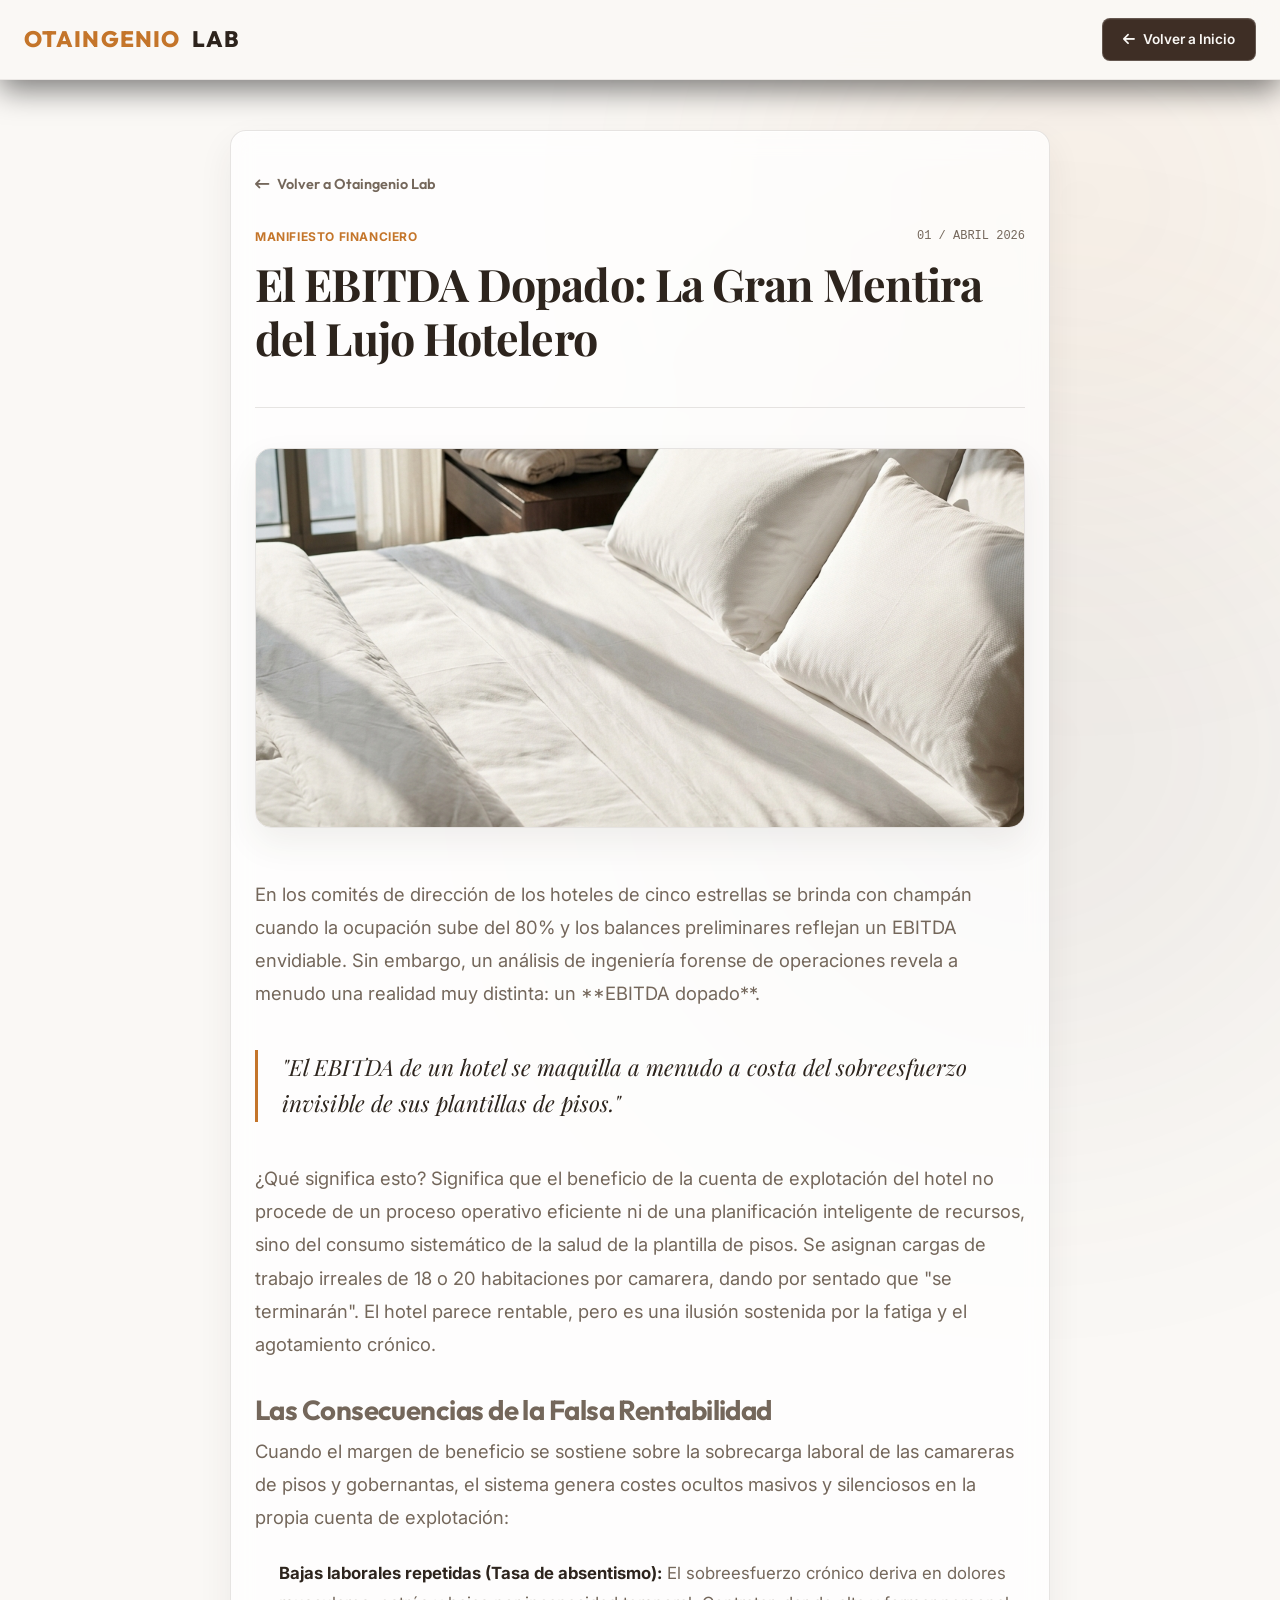
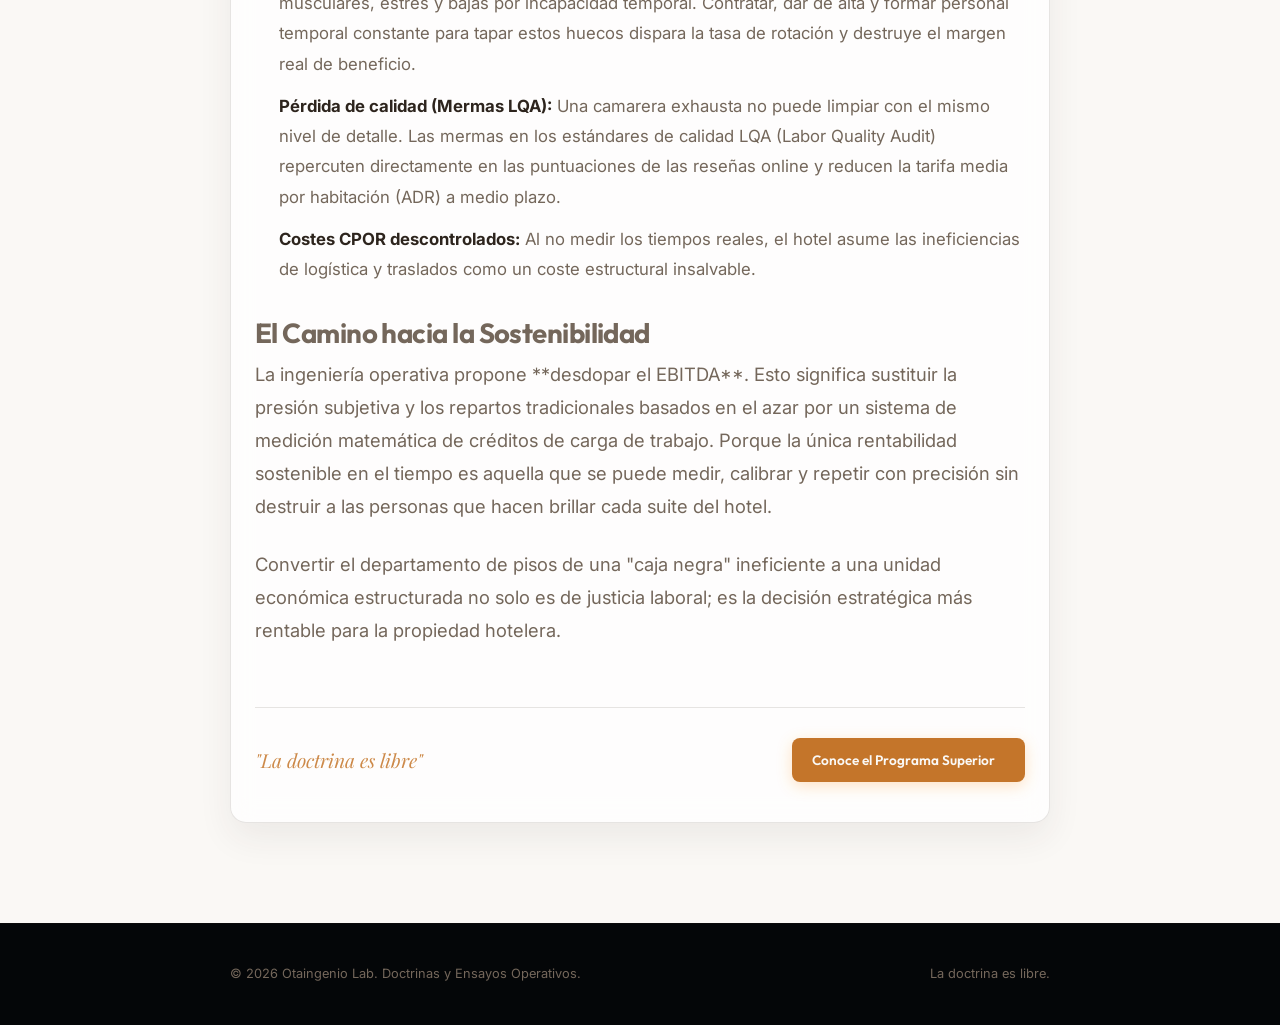
<file: recursos/el-ebitda-dopado.html>
<!DOCTYPE html>
<html lang="es">
<head>
  <meta charset="UTF-8">
  <meta name="viewport" content="width=device-width, initial-scale=1.0">
  <title>El EBITDA Dopado: La Gran Mentira del Lujo Hotelero — OTAINGENIO LAB</title>
  
  <!-- SEO Meta Tags -->
  <meta name="description" content="Análisis estratégico forense sobre los márgenes financieros inflados a costa del sobreesfuerzo de la plantilla de pisos. Metodología Otaingenio.">
  
  <!-- Canonical URL -->
  <link rel="canonical" href="https://www.otaingenio.es/recursos/ebitda-dopado">
  
  <!-- Robots -->
  <meta name="robots" content="index, follow">
  
  <!-- Open Graph -->
  <meta property="og:type" content="article">
  <meta property="og:url" content="https://www.otaingenio.es/recursos/ebitda-dopado">
  <meta property="og:title" content="El EBITDA Dopado: La Gran Mentira del Lujo Hotelero — OTAINGENIO LAB">
  <meta property="og:description" content="Análisis estratégico forense sobre los márgenes financieros inflados a costa del sobreesfuerzo de la plantilla de pisos. Metodología Otaingenio.">
  <meta property="og:image" content="https://www.otaingenio.es/images/og-cover.png">
  <meta property="og:locale" content="es_ES">
  <meta property="og:site_name" content="Otaingenio Lab">
  
  <!-- Twitter Card -->
  <meta name="twitter:card" content="summary_large_image">
  <meta name="twitter:title" content="El EBITDA Dopado: La Gran Mentira del Lujo Hotelero — OTAINGENIO LAB">
  <meta name="twitter:description" content="Análisis estratégico forense sobre los márgenes financieros inflados a costa del sobreesfuerzo de la plantilla de pisos. Metodología Otaingenio.">
  <meta name="twitter:image" content="https://www.otaingenio.es/images/og-cover.png">
  
  <!-- Favicon -->
  <link rel="icon" type="image/png" href="../images/favicon.png">
  <link rel="apple-touch-icon" href="../images/favicon.png">
  
  <!-- Google Fonts -->
  <link rel="preconnect" href="https://fonts.googleapis.com">
  <link rel="preconnect" href="https://fonts.gstatic.com" crossorigin>
  <link href="https://fonts.googleapis.com/css2?family=Inter:wght@300;400;500;600;700&family=Outfit:wght@400;500;600;700;800&family=Playfair+Display:ital,wght@0,500;0,600;0,700;1,400;1,500&display=swap" rel="stylesheet">
  
  <!-- Stylesheets -->
  <link rel="stylesheet" href="../styles/main.css">
  <link rel="preconnect" href="https://cdnjs.cloudflare.com">
  <link rel="stylesheet" href="https://cdnjs.cloudflare.com/ajax/libs/font-awesome/6.4.0/css/all.min.css">
  
  <!-- Google Analytics -->
  <script async src="https://www.googletagmanager.com/gtag/js?id=G-158QYGR870"></script>
  <script>
    window.dataLayer = window.dataLayer || [];
    function gtag(){dataLayer.push(arguments);}
    gtag('js', new Date());
    gtag('config', 'G-158QYGR870');
  </script>
</head>
<body class="light-theme">

  <!-- Ambient background glow -->
  <div class="ambient-glow glow-1"></div>
  <div class="ambient-glow glow-3"></div>

  <!-- Header -->
  <header id="main-header" class="glass-header scrolled">
    <div class="header-container">
      <a href="../index.html" class="brand-logo">
        <span class="logo-accent">OTAINGENIO</span> <span class="logo-light">LAB</span>
      </a>
      <a href="../index.html" class="nav-btn-link">
        <i class="fa-solid fa-arrow-left"></i>
        <span>Volver a Inicio</span>
      </a>
    </div>
  </header>

  <!-- Reading Container -->
  <main class="paper-reading-container glass-card" style="margin-top: 130px;">
    
    <a href="../index.html" class="back-to-home">
      <i class="fa-solid fa-arrow-left-long"></i> Volver a Otaingenio Lab
    </a>

    <article class="paper-reading-body">
      <header class="paper-reading-header">
        <div class="paper-meta" style="margin-bottom: 10px;">
          <span class="paper-cat">MANIFIESTO FINANCIERO</span>
          <span class="paper-date font-mono">01 / ABRIL 2026</span>
        </div>
        <h1 class="paper-title font-serif" style="font-size: 2.8rem; line-height: 1.2;">El EBITDA Dopado: La Gran Mentira del Lujo Hotelero</h1>
      </header>

      <img src="../images/luxury_bed_detail.png" alt="Detalle de Habitación de Lujo" class="paper-opening-img" loading="lazy">

      <section class="paper-content">
        <p>En los comités de dirección de los hoteles de cinco estrellas se brinda con champán cuando la ocupación sube del 80% y los balances preliminares reflejan un EBITDA envidiable. Sin embargo, un análisis de ingeniería forense de operaciones revela a menudo una realidad muy distinta: un **EBITDA dopado**.</p>
        
        <blockquote>"El EBITDA de un hotel se maquilla a menudo a costa del sobreesfuerzo invisible de sus plantillas de pisos."</blockquote>
        
        <p>¿Qué significa esto? Significa que el beneficio de la cuenta de explotación del hotel no procede de un proceso operativo eficiente ni de una planificación inteligente de recursos, sino del consumo sistemático de la salud de la plantilla de pisos. Se asignan cargas de trabajo irreales de 18 o 20 habitaciones por camarera, dando por sentado que "se terminarán". El hotel parece rentable, pero es una ilusión sostenida por la fatiga y el agotamiento crónico.</p>
        
        <h2>Las Consecuencias de la Falsa Rentabilidad</h2>
        <p>Cuando el margen de beneficio se sostiene sobre la sobrecarga laboral de las camareras de pisos y gobernantas, el sistema genera costes ocultos masivos y silenciosos en la propia cuenta de explotación:</p>
        
        <ul>
          <li><strong>Bajas laborales repetidas (Tasa de absentismo):</strong> El sobreesfuerzo crónico deriva en dolores musculares, estrés y bajas por incapacidad temporal. Contratar, dar de alta y formar personal temporal constante para tapar estos huecos dispara la tasa de rotación y destruye el margen real de beneficio.</li>
          <li><strong>Pérdida de calidad (Mermas LQA):</strong> Una camarera exhausta no puede limpiar con el mismo nivel de detalle. Las mermas en los estándares de calidad LQA (Labor Quality Audit) repercuten directamente en las puntuaciones de las reseñas online y reducen la tarifa media por habitación (ADR) a medio plazo.</li>
          <li><strong>Costes CPOR descontrolados:</strong> Al no medir los tiempos reales, el hotel asume las ineficiencias de logística y traslados como un coste estructural insalvable.</li>
        </ul>
        
        <h2>El Camino hacia la Sostenibilidad</h2>
        <p>La ingeniería operativa propone **desdopar el EBITDA**. Esto significa sustituir la presión subjetiva y los repartos tradicionales basados en el azar por un sistema de medición matemática de créditos de carga de trabajo. Porque la única rentabilidad sostenible en el tiempo es aquella que se puede medir, calibrar y repetir con precisión sin destruir a las personas que hacen brillar cada suite del hotel.</p>
        
        <p>Convertir el departamento de pisos de una "caja negra" ineficiente a una unidad económica estructurada no solo es de justicia laboral; es la decisión estratégica más rentable para la propiedad hotelera.</p>
      </section>

      <footer style="margin-top: 60px; border-top: 1px solid var(--color-border); padding-top: 30px; display: flex; justify-content: space-between; align-items: center;">
        <span class="doctrina-libera-badge font-serif" style="font-size: 1.2rem;">"La doctrina es libre"</span>
        <a href="../index.html#program-section" class="btn-primary" style="padding: 10px 20px; font-size: 0.85rem;">
          <span>Conoce el Programa Superior</span>
          <i class="fa-solid fa-graduationcap"></i>
        </a>
      </footer>
    </article>
  </main>

  <!-- Footer -->
  <footer id="main-footer" class="border-t" style="background:#040608; padding: 40px 24px;">
    <div class="footer-container" style="display:flex; justify-content:space-between; max-width:820px; margin:0 auto; font-size:0.8rem; color:var(--color-text-muted);">
      <span>© 2026 Otaingenio Lab. Doctrinas y Ensayos Operativos.</span>
      <span>La doctrina es libre.</span>
    </div>
  </footer>
  <!-- Structured Data: Article -->
  <script type="application/ld+json">
  {
    "@context": "https://schema.org",
    "@type": "Article",
    "headline": "El EBITDA Dopado: La Gran Mentira del Lujo Hotelero",
    "description": "Análisis estratégico forense sobre los márgenes financieros inflados a costa del sobreesfuerzo de la plantilla de pisos. Metodología Otaingenio.",
    "image": "https://www.otaingenio.es/images/og-cover.png",
    "author": {
      "@type": "Organization",
      "name": "Otaingenio Lab"
    },
    "publisher": {
      "@type": "Organization",
      "name": "Otaingenio Lab",
      "logo": {
        "@type": "ImageObject",
        "url": "https://www.otaingenio.es/images/logo.png"
      }
    },
    "datePublished": "2026-04-01",
    "mainEntityOfPage": {
      "@type": "WebPage",
      "@id": "https://www.otaingenio.es/recursos/ebitda-dopado"
    }
  }
  </script>
</body>
</html>
</file>
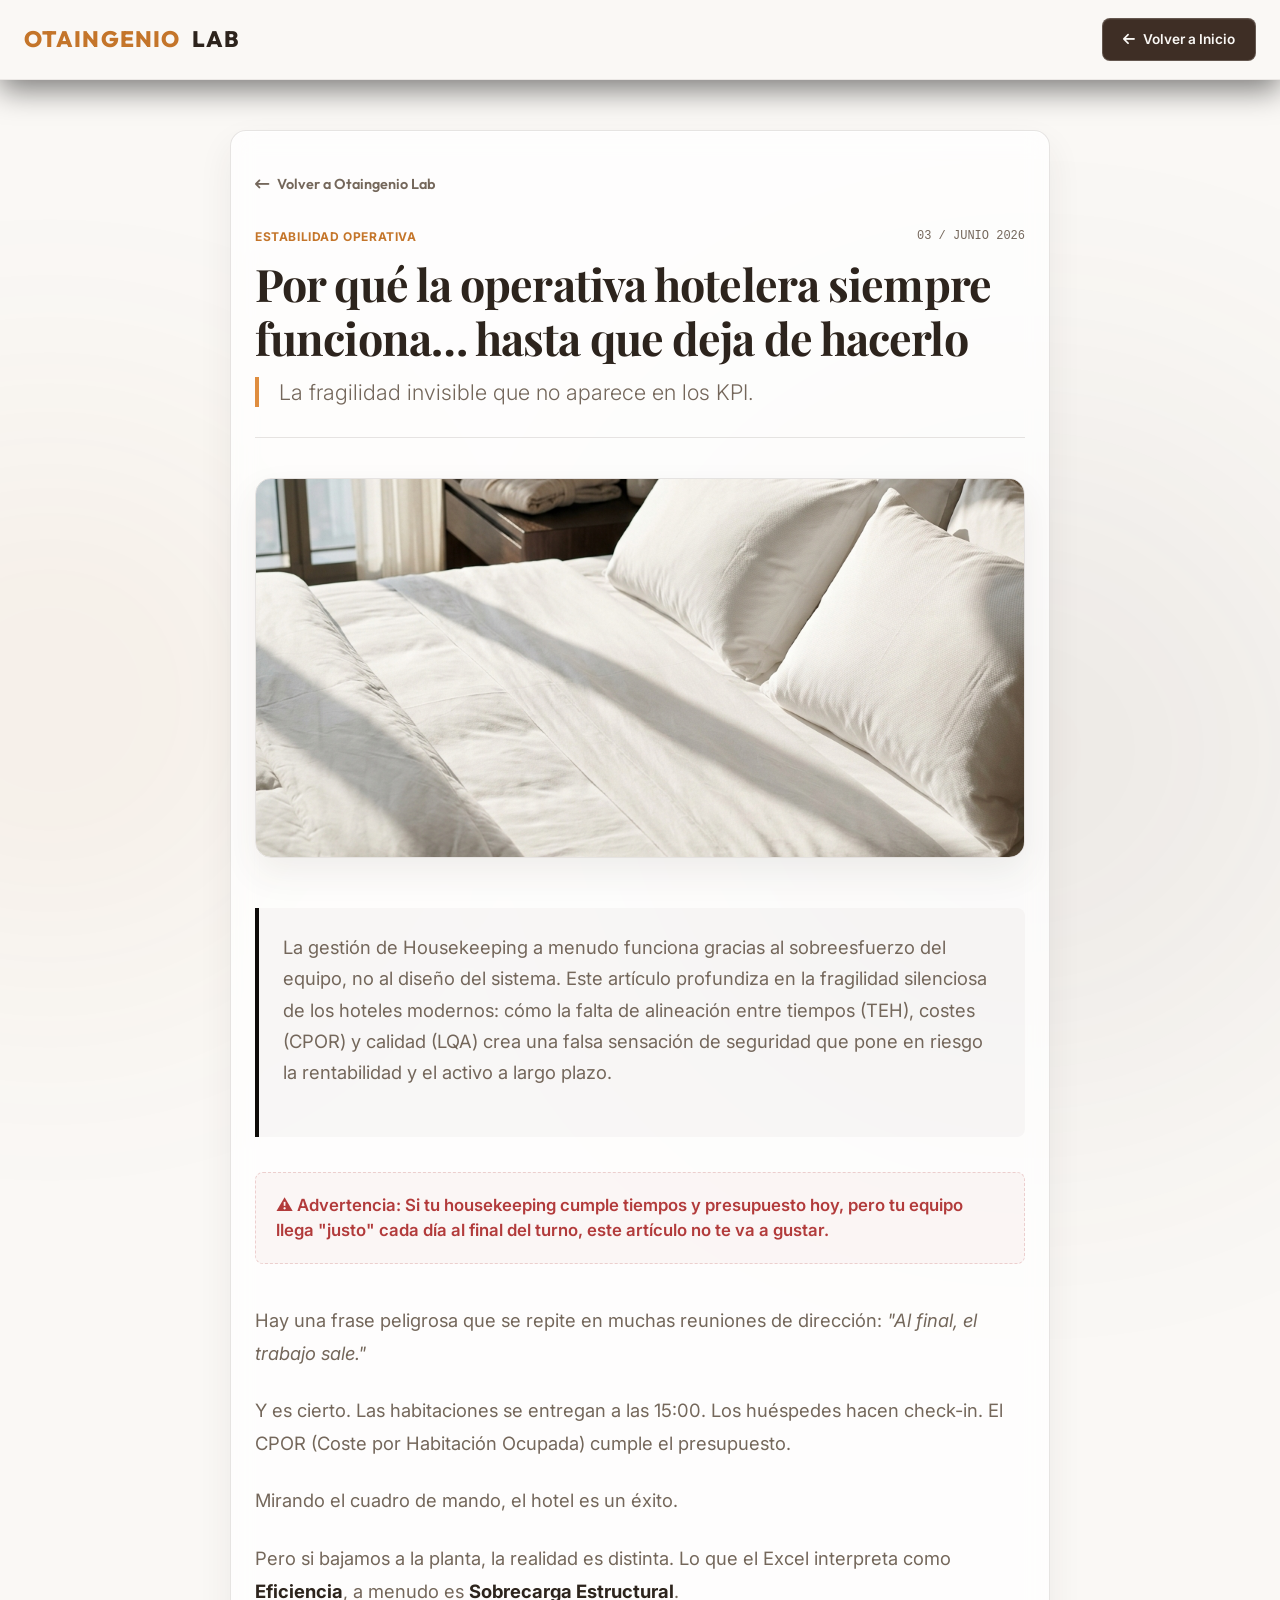
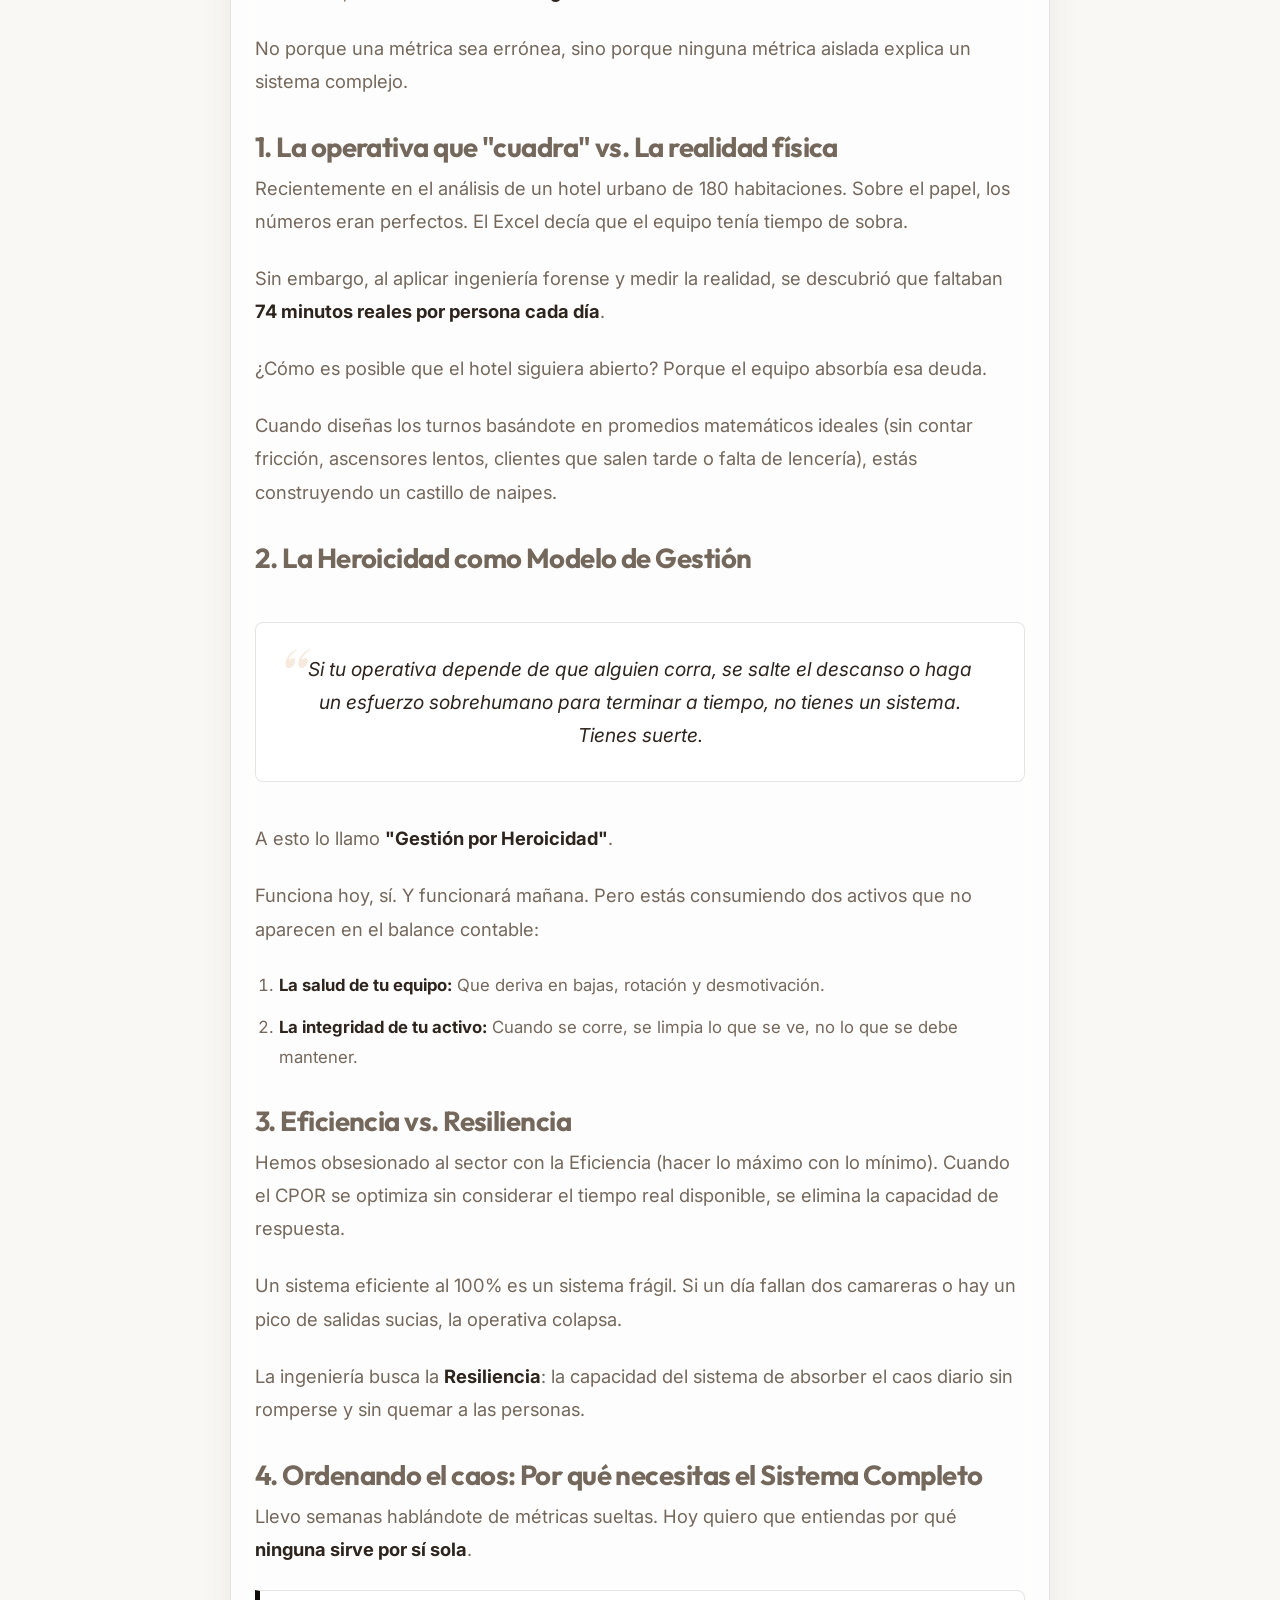
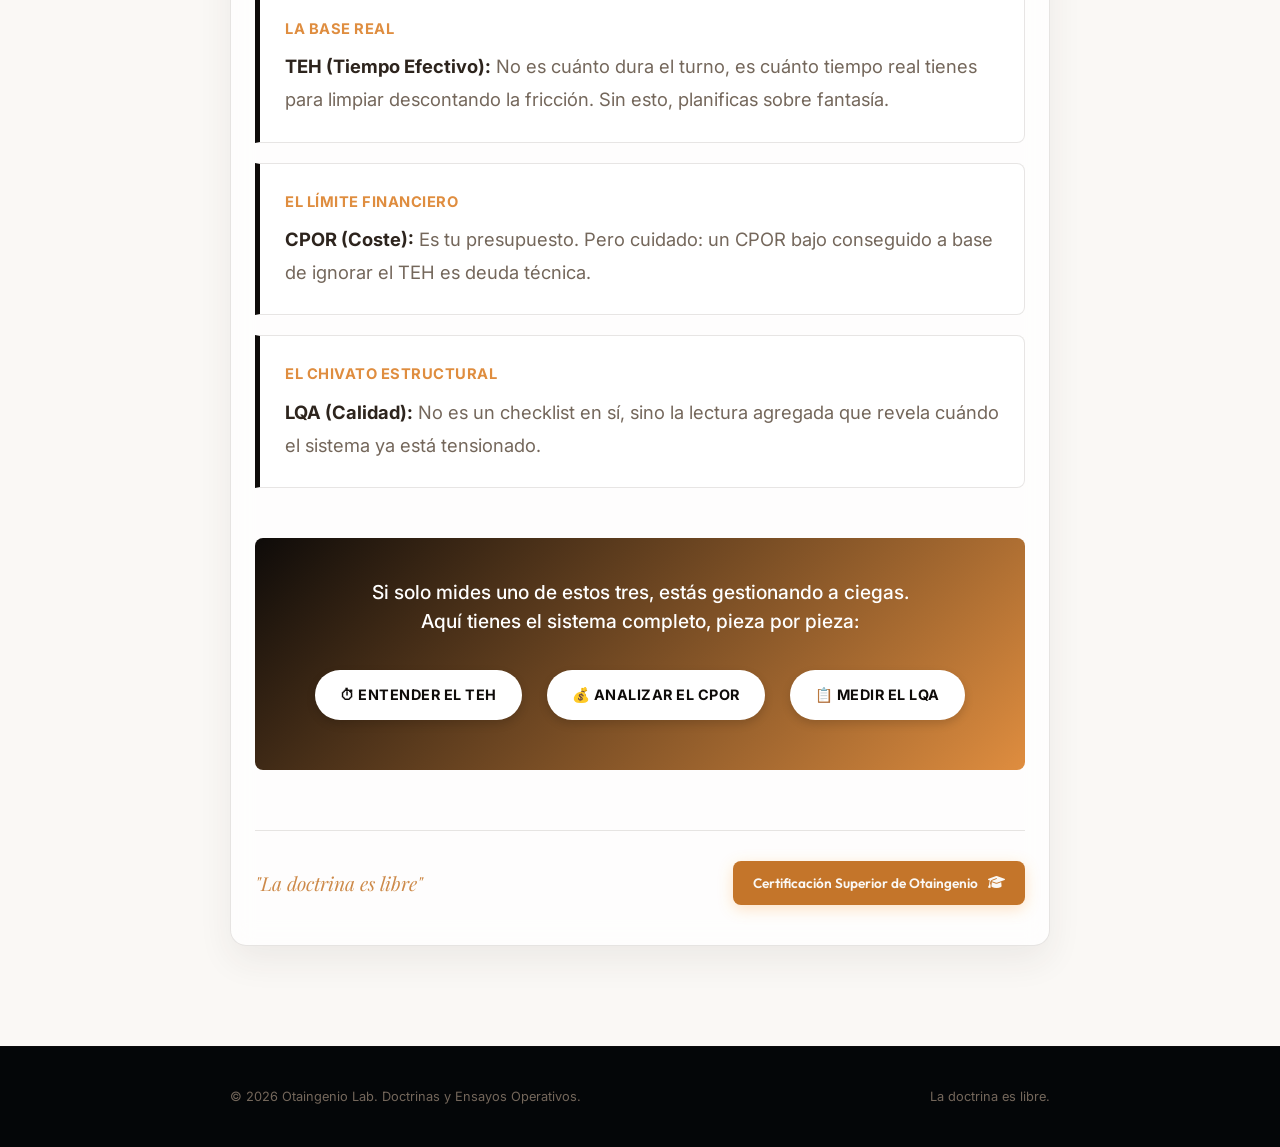
<file: recursos/fragilidad-operativa.html>
<!DOCTYPE html>
<html lang="es">
<head>
  <meta charset="UTF-8">
  <meta name="viewport" content="width=device-width, initial-scale=1.0">
  <title>Por qué la operativa hotelera siempre funciona… hasta que deja de hacerlo — OTAINGENIO LAB</title>
  
  <!-- SEO Meta Tags -->
  <meta name="description" content="La gestión de Housekeeping a menudo funciona gracias al sobreesfuerzo del equipo, no al diseño del sistema. Cómo la falta de alineación entre tiempos (TEH), costes (CPOR) y calidad (LQA) crea una falsa sensación de seguridad.">
  
  <!-- Canonical URL -->
  <link rel="canonical" href="https://www.otaingenio.es/recursos/fragilidad-operativa">
  
  <!-- Robots -->
  <meta name="robots" content="index, follow">
  
  <!-- Open Graph -->
  <meta property="og:type" content="article">
  <meta property="og:url" content="https://www.otaingenio.es/recursos/fragilidad-operativa">
  <meta property="og:title" content="Por qué la operativa hotelera siempre funciona… hasta que deja de hacerlo — OTAINGENIO LAB">
  <meta property="og:description" content="La gestión de Housekeeping a menudo funciona gracias al sobreesfuerzo del equipo, no al diseño del sistema. Cómo la falta de alineación entre tiempos (TEH), costes (CPOR) y calidad (LQA) crea una falsa sensación de seguridad.">
  <meta property="og:image" content="https://www.otaingenio.es/images/og-cover.png">
  <meta property="og:locale" content="es_ES">
  <meta property="og:site_name" content="Otaingenio Lab">
  
  <!-- Twitter Card -->
  <meta name="twitter:card" content="summary_large_image">
  <meta name="twitter:title" content="Por qué la operativa hotelera siempre funciona… hasta que deja de hacerlo — OTAINGENIO LAB">
  <meta name="twitter:description" content="La gestión de Housekeeping a menudo funciona gracias al sobreesfuerzo del equipo, no al diseño del sistema. Cómo la falta de alineación entre tiempos (TEH), costes (CPOR) y calidad (LQA) crea una falsa sensación de seguridad.">
  <meta name="twitter:image" content="https://www.otaingenio.es/images/og-cover.png">
  
  <!-- Favicon -->
  <link rel="icon" type="image/png" href="/images/favicon.png">
  <link rel="apple-touch-icon" href="/images/favicon.png">
  
  <!-- Google Fonts -->
  <link rel="preconnect" href="https://fonts.googleapis.com">
  <link rel="preconnect" href="https://fonts.gstatic.com" crossorigin>
  <link href="https://fonts.googleapis.com/css2?family=Inter:wght@300;400;500;600;700&family=Outfit:wght@400;500;600;700;800&family=Playfair+Display:ital,wght@0,500;0,600;0,700;1,400;1,500&display=swap" rel="stylesheet">
  
  <!-- Stylesheets -->
  <link rel="stylesheet" href="/styles/main.css">
  <link rel="preconnect" href="https://cdnjs.cloudflare.com">
  <link rel="stylesheet" href="https://cdnjs.cloudflare.com/ajax/libs/font-awesome/6.4.0/css/all.min.css">
  
  <!-- Google Analytics -->
  <script async src="https://www.googletagmanager.com/gtag/js?id=G-158QYGR870"></script>
  <script>
    window.dataLayer = window.dataLayer || [];
    function gtag(){dataLayer.push(arguments);}
    gtag('js', new Date());
    gtag('config', 'G-158QYGR870');
  </script>

  <style>
    /* --- CUSTOM VARIABLES FOR THIS PAPER --- */
    :root {
      --primary-color: var(--color-bg-deep, #3e2e25);
      --accent-color: var(--color-amber, #c4752a);
      --alert-color: #b23b3b;
      --bg-light: #fbf9f6;
      --border-radius: 8px;
    }

    .paper-subtitle {
      font-size: 1.35rem;
      color: var(--color-text-muted, #7e6c61);
      margin-top: 10px;
      font-weight: 300;
      border-left: 4px solid var(--accent-color);
      padding-left: 20px;
      line-height: 1.4;
    }

    /* --- INTRODUCCIÓN --- */
    .intro-text {
      font-size: 1.15rem;
      line-height: 1.7;
      margin-bottom: 35px;
      border-left: 4px solid var(--primary-color);
      padding-left: 20px;
      background-color: rgba(62, 46, 37, 0.03);
      padding: 24px;
      border-radius: 0 8px 8px 0;
    }

    /* --- GANCHO INCÓMODO --- */
    .friction-hook {
      font-family: var(--font-sans), sans-serif;
      font-weight: 600;
      color: var(--alert-color);
      background-color: rgba(178, 59, 59, 0.04);
      padding: 20px;
      border: 1px dashed rgba(178, 59, 59, 0.2);
      border-radius: var(--border-radius);
      margin-bottom: 40px;
      font-size: 1.05rem;
      line-height: 1.5;
    }

    /* --- HIGHLIGHT BOX (QUOTE) --- */
    .highlight-box {
      background-color: var(--color-bg-card, rgba(255, 255, 255, 0.5));
      border: 1px solid var(--color-border, rgba(62, 46, 37, 0.1));
      padding: 30px 40px;
      margin: 40px 0;
      border-radius: var(--border-radius);
      font-style: italic;
      font-size: 1.2rem;
      text-align: center;
      position: relative;
      backdrop-filter: blur(8px);
      box-shadow: var(--shadow-sm);
      color: var(--color-text, #333);
      line-height: 1.7;
    }
    
    .highlight-box::before {
      content: "“";
      font-size: 4em;
      color: rgba(196, 117, 42, 0.15);
      position: absolute;
      top: -15px;
      left: 20px;
      font-family: var(--font-serif), serif;
    }

    /* --- CONCEPT CARD --- */
    .concept-card {
      background: var(--color-bg-card, rgba(255, 255, 255, 0.5));
      border: 1px solid var(--color-border, rgba(62, 46, 37, 0.1));
      padding: 25px;
      margin: 20px 0;
      border-left: 5px solid var(--primary-color);
      border-radius: 0 var(--border-radius) var(--border-radius) 0;
      transition: transform 0.2s ease, background-color 0.2s ease;
      backdrop-filter: blur(8px);
    }
    
    .concept-card:hover { 
      transform: translateX(5px);
      background-color: rgba(255, 255, 255, 0.8);
    }

    .concept-title {
      display: block;
      font-family: var(--font-mono), monospace;
      font-weight: 700;
      text-transform: uppercase;
      font-size: 0.8em;
      color: var(--accent-color);
      margin-bottom: 8px;
      letter-spacing: 0.5px;
    }

    /* --- CTA SECTION --- */
    .cta-section {
      margin-top: 50px;
      padding: 40px;
      background: linear-gradient(135deg, var(--primary-color) 0%, var(--accent-color) 100%);
      color: white;
      border-radius: var(--border-radius);
      text-align: center;
      box-shadow: var(--shadow-md);
    }

    .cta-intro {
      font-size: 1.2rem;
      margin-bottom: 25px;
      font-weight: 500;
      line-height: 1.5;
    }

    .btn-read {
      display: inline-block;
      text-decoration: none;
      color: var(--primary-color) !important;
      background-color: white;
      padding: 12px 25px;
      border-radius: 50px;
      font-weight: 700;
      font-family: var(--font-sans), sans-serif;
      margin: 10px;
      transition: all 0.3s ease;
      font-size: 0.9rem;
      box-shadow: 0 4px 10px rgba(0,0,0,0.15);
      text-transform: uppercase;
      letter-spacing: 0.5px;
    }

    .btn-read:hover { 
      transform: translateY(-2px);
      box-shadow: 0 6px 15px rgba(0,0,0,0.25);
      background-color: var(--accent-color);
      color: white !important;
    }
  </style>
</head>
<body class="light-theme">

  <!-- Ambient background glow -->
  <div class="ambient-glow glow-3"></div>
  <div class="ambient-glow glow-2"></div>

  <!-- Header -->
  <header id="main-header" class="glass-header scrolled">
    <div class="header-container">
      <a href="/" class="brand-logo">
        <span class="logo-accent">OTAINGENIO</span> <span class="logo-light">LAB</span>
      </a>
      <a href="/" class="nav-btn-link">
        <i class="fa-solid fa-arrow-left"></i>
        <span>Volver a Inicio</span>
      </a>
    </div>
  </header>

  <!-- Reading Container -->
  <main class="paper-reading-container glass-card" style="margin-top: 130px;">
    
    <a href="/" class="back-to-home">
      <i class="fa-solid fa-arrow-left-long"></i> Volver a Otaingenio Lab
    </a>

    <article class="paper-reading-body">
      <header class="paper-reading-header">
        <div class="paper-meta" style="margin-bottom: 10px;">
          <span class="paper-cat">ESTABILIDAD OPERATIVA</span>
          <span class="paper-date font-mono">03 / JUNIO 2026</span>
        </div>
        <h1 class="paper-title font-serif" style="font-size: 2.8rem; line-height: 1.2;">Por qué la operativa hotelera siempre funciona… hasta que deja de hacerlo</h1>
        <div class="paper-subtitle">La fragilidad invisible que no aparece en los KPI.</div>
      </header>

      <img src="/images/luxury_bed_detail.png" alt="Detalle de Habitación de Lujo" class="paper-opening-img" loading="lazy">

      <section class="paper-content">
        <div class="intro-text">
          <p>La gestión de Housekeeping a menudo funciona gracias al sobreesfuerzo del equipo, no al diseño del sistema. Este artículo profundiza en la fragilidad silenciosa de los hoteles modernos: cómo la falta de alineación entre tiempos (TEH), costes (CPOR) y calidad (LQA) crea una falsa sensación de seguridad que pone en riesgo la rentabilidad y el activo a largo plazo.</p>
        </div>

        <div class="friction-hook">
          ⚠️ Advertencia: Si tu housekeeping cumple tiempos y presupuesto hoy, pero tu equipo llega "justo" cada día al final del turno, este artículo no te va a gustar.
        </div>

        <p>Hay una frase peligrosa que se repite en muchas reuniones de dirección: <em>"Al final, el trabajo sale."</em></p>
        <p>Y es cierto. Las habitaciones se entregan a las 15:00. Los huéspedes hacen check-in. El CPOR (Coste por Habitación Ocupada) cumple el presupuesto.</p>
        <p>Mirando el cuadro de mando, el hotel es un éxito.</p>
        <p>Pero si bajamos a la planta, la realidad es distinta. Lo que el Excel interpreta como <strong>Eficiencia</strong>, a menudo es <strong>Sobrecarga Estructural</strong>.</p>
        
        <p>No porque una métrica sea errónea, sino porque ninguna métrica aislada explica un sistema complejo.</p>

        <h2>1. La operativa que "cuadra" vs. La realidad física</h2>
        <p>Recientemente en el análisis de un hotel urbano de 180 habitaciones. Sobre el papel, los números eran perfectos. El Excel decía que el equipo tenía tiempo de sobra.</p>
        <p>Sin embargo, al aplicar ingeniería forense y medir la realidad, se descubrió que faltaban <strong>74 minutos reales por persona cada día</strong>.</p>
        <p>¿Cómo es posible que el hotel siguiera abierto? Porque el equipo absorbía esa deuda. </p>
        <p>Cuando diseñas los turnos basándote en promedios matemáticos ideales (sin contar fricción, ascensores lentos, clientes que salen tarde o falta de lencería), estás construyendo un castillo de naipes.</p>

        <h2>2. La Heroicidad como Modelo de Gestión</h2>
        <div class="highlight-box">
          Si tu operativa depende de que alguien corra, se salte el descanso o haga un esfuerzo sobrehumano para terminar a tiempo, no tienes un sistema. Tienes suerte.
        </div>
        <p>A esto lo llamo <strong>"Gestión por Heroicidad"</strong>.</p>
        <p>Funciona hoy, sí. Y funcionará mañana. Pero estás consumiendo dos activos que no aparecen en el balance contable:</p>
        <ol>
          <li><strong>La salud de tu equipo:</strong> Que deriva en bajas, rotación y desmotivación.</li>
          <li><strong>La integridad de tu activo:</strong> Cuando se corre, se limpia lo que se ve, no lo que se debe mantener.</li>
        </ol>

        <h2>3. Eficiencia vs. Resiliencia</h2>
        <p>Hemos obsesionado al sector con la Eficiencia (hacer lo máximo con lo mínimo). Cuando el CPOR se optimiza sin considerar el tiempo real disponible, se elimina la capacidad de respuesta.</p>
        <p>Un sistema eficiente al 100% es un sistema frágil. Si un día fallan dos camareras o hay un pico de salidas sucias, la operativa colapsa.</p>
        <p>La ingeniería busca la <strong>Resiliencia</strong>: la capacidad del sistema de absorber el caos diario sin romperse y sin quemar a las personas.</p>

        <h2>4. Ordenando el caos: Por qué necesitas el Sistema Completo</h2>
        <p>Llevo semanas hablándote de métricas sueltas. Hoy quiero que entiendas por qué <strong>ninguna sirve por sí sola</strong>.</p>

        <div class="concept-card">
          <span class="concept-title">LA BASE REAL</span>
          <strong>TEH (Tiempo Efectivo):</strong> No es cuánto dura el turno, es cuánto tiempo real tienes para limpiar descontando la fricción. Sin esto, planificas sobre fantasía.
        </div>

        <div class="concept-card">
          <span class="concept-title">EL LÍMITE FINANCIERO</span>
          <strong>CPOR (Coste):</strong> Es tu presupuesto. Pero cuidado: un CPOR bajo conseguido a base de ignorar el TEH es deuda técnica.
        </div>

        <div class="concept-card">
          <span class="concept-title">EL CHIVATO ESTRUCTURAL</span>
          <strong>LQA (Calidad):</strong> No es un checklist en sí, sino la lectura agregada que revela cuándo el sistema ya está tensionado.
        </div>

        <div class="cta-section">
          <p class="cta-intro">Si solo mides uno de estos tres, estás gestionando a ciegas.<br>Aquí tienes el sistema completo, pieza por pieza:</p>
          <a href="/recursos/tiempo-efectivo-habitacion" class="btn-read">⏱ Entender el TEH</a>
          <a href="/recursos/cpor" class="btn-read">💰 Analizar el CPOR</a>
          <a href="/recursos/lqa-housekeeping" class="btn-read">📋 Medir el LQA</a>
        </div>
      </section>

      <footer style="margin-top: 60px; border-top: 1px solid var(--color-border); padding-top: 30px; display: flex; justify-content: space-between; align-items: center;">
        <span class="doctrina-libera-badge font-serif" style="font-size: 1.2rem;">"La doctrina es libre"</span>
        <a href="/#program-section" class="btn-primary" style="padding: 10px 20px; font-size: 0.85rem;">
          <span>Certificación Superior de Otaingenio</span>
          <i class="fa-solid fa-graduation-cap"></i>
        </a>
      </footer>
    </article>
  </main>

  <!-- Footer -->
  <footer id="main-footer" class="border-t" style="background:#040608; padding: 40px 24px;">
    <div class="footer-container" style="display:flex; justify-content:space-between; max-width:820px; margin:0 auto; font-size:0.8rem; color:var(--color-text-muted);">
      <span>© 2026 Otaingenio Lab. Doctrinas y Ensayos Operativos.</span>
      <span>La doctrina es libre.</span>
    </div>
  </footer>

  <!-- Structured Data: Article -->
  <script type="application/ld+json">
  {
    "@context": "https://schema.org",
    "@type": "Article",
    "headline": "Por qué la operativa hotelera siempre funciona… hasta que deja de hacerlo",
    "description": "La gestión de Housekeeping a menudo funciona gracias al sobreesfuerzo del equipo, no al diseño del sistema. Cómo la falta de alineación entre tiempos (TEH), costes (CPOR) y calidad (LQA) crea una falsa sensación de seguridad.",
    "image": "https://www.otaingenio.es/images/og-cover.png",
    "author": {
      "@type": "Organization",
      "name": "Otaingenio Lab"
    },
    "publisher": {
      "@type": "Organization",
      "name": "Otaingenio Lab",
      "logo": {
        "@type": "ImageObject",
        "url": "https://www.otaingenio.es/images/logo.png"
      }
    },
    "datePublished": "2026-06-01",
    "mainEntityOfPage": {
      "@type": "WebPage",
      "@id": "https://www.otaingenio.es/recursos/fragilidad-operativa"
    }
  }
  </script>
</body>
</html>
</file>
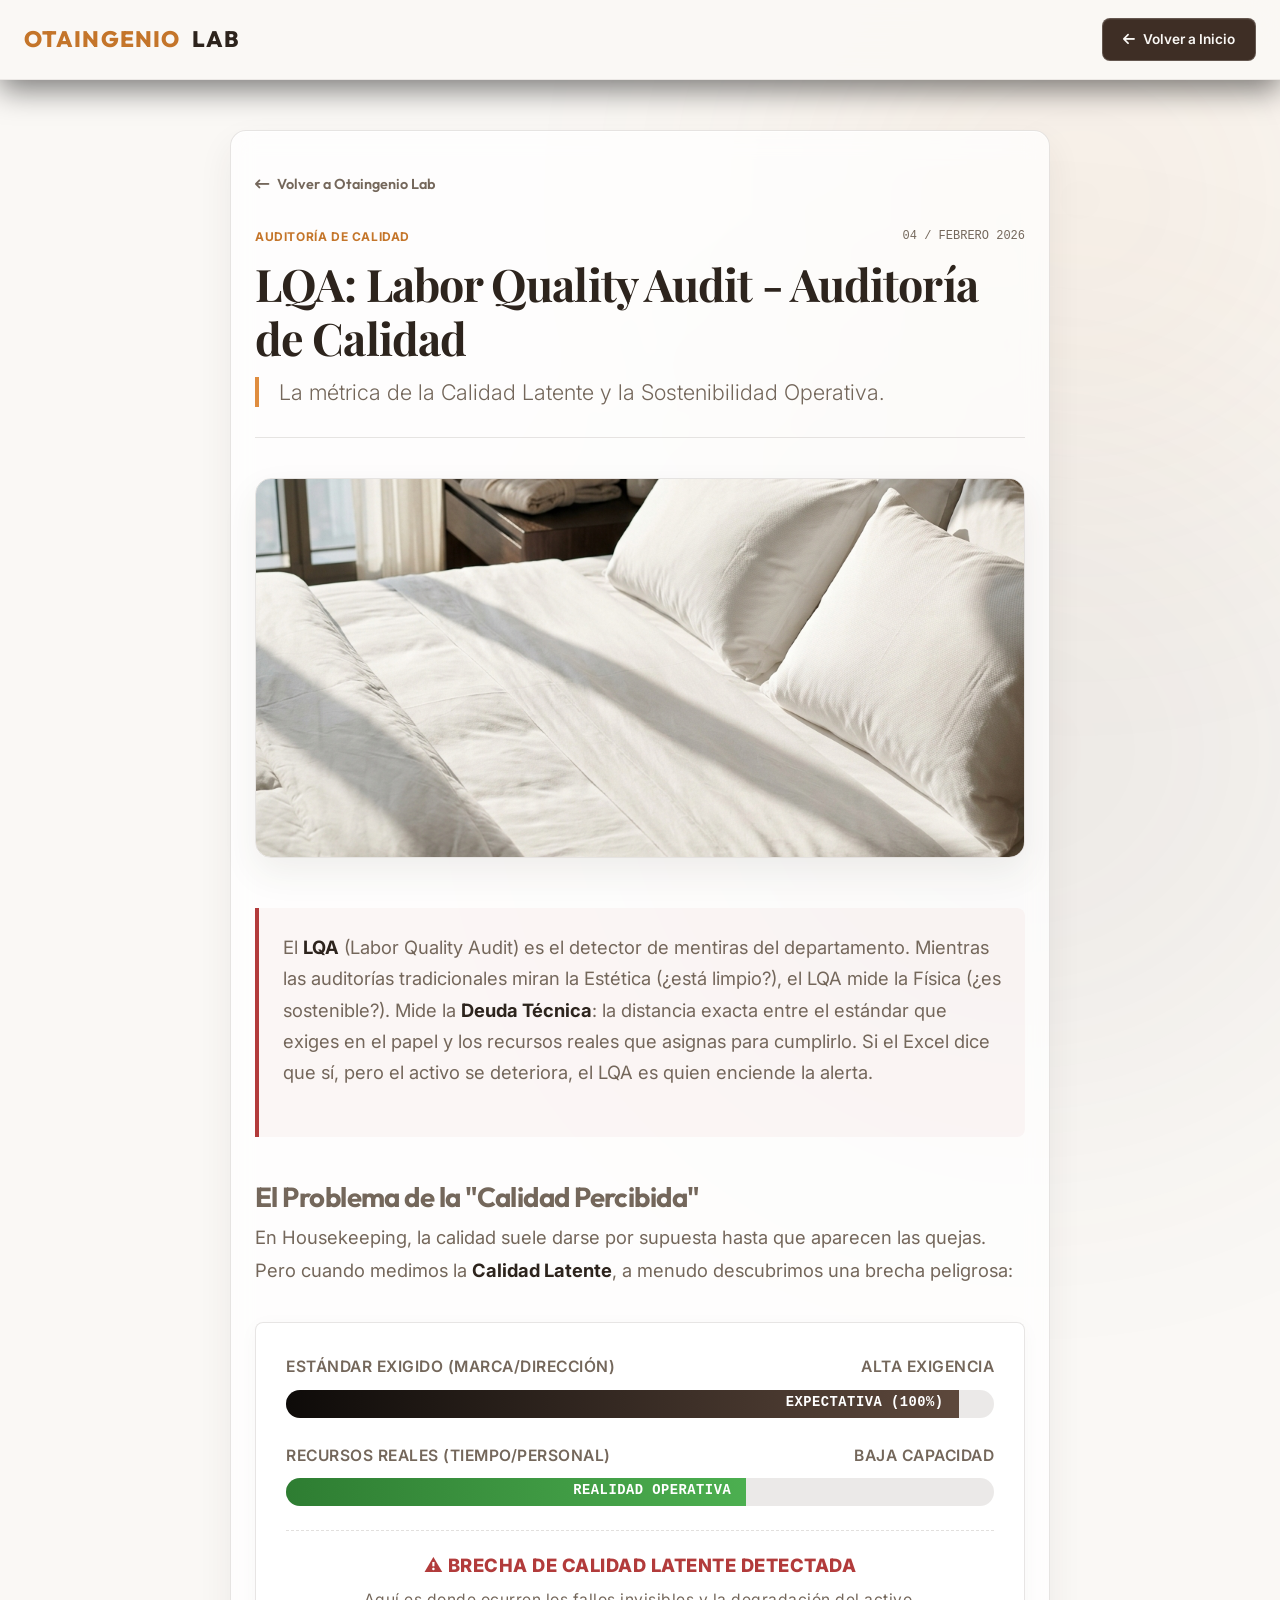
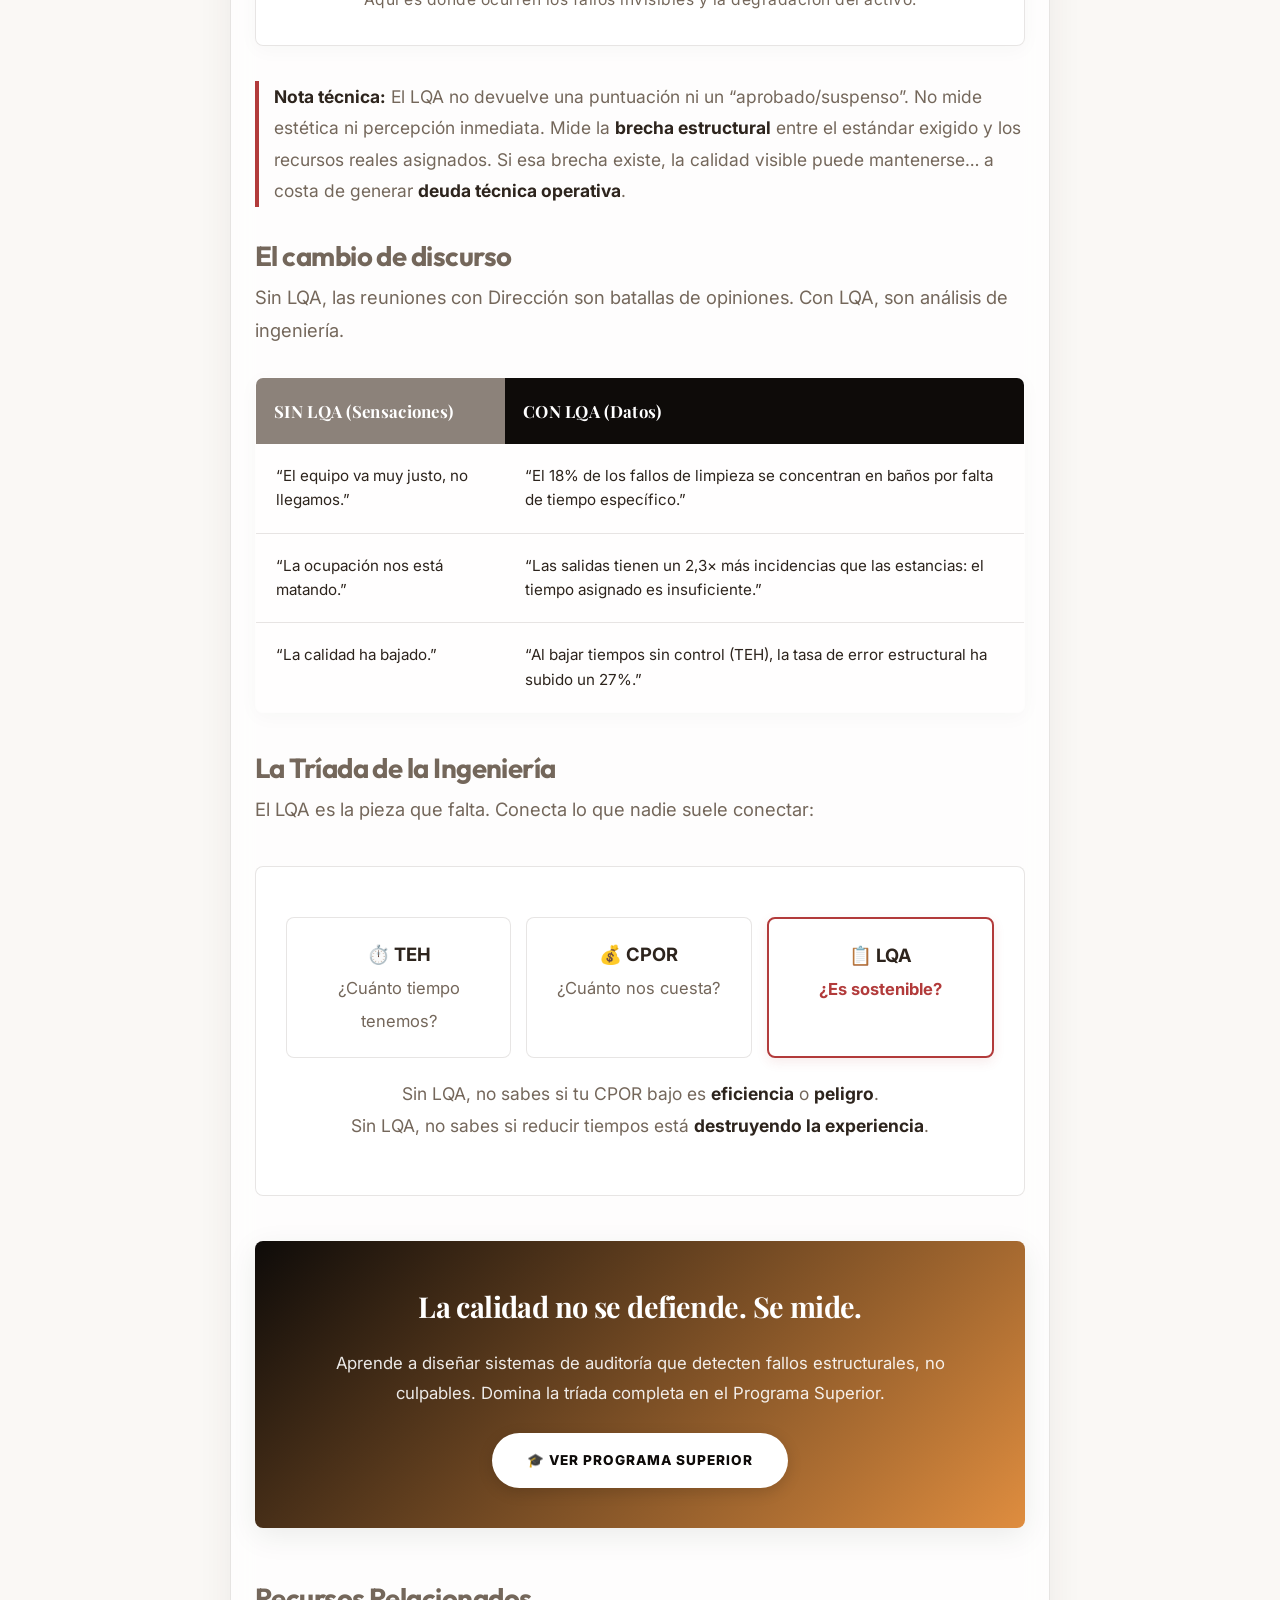
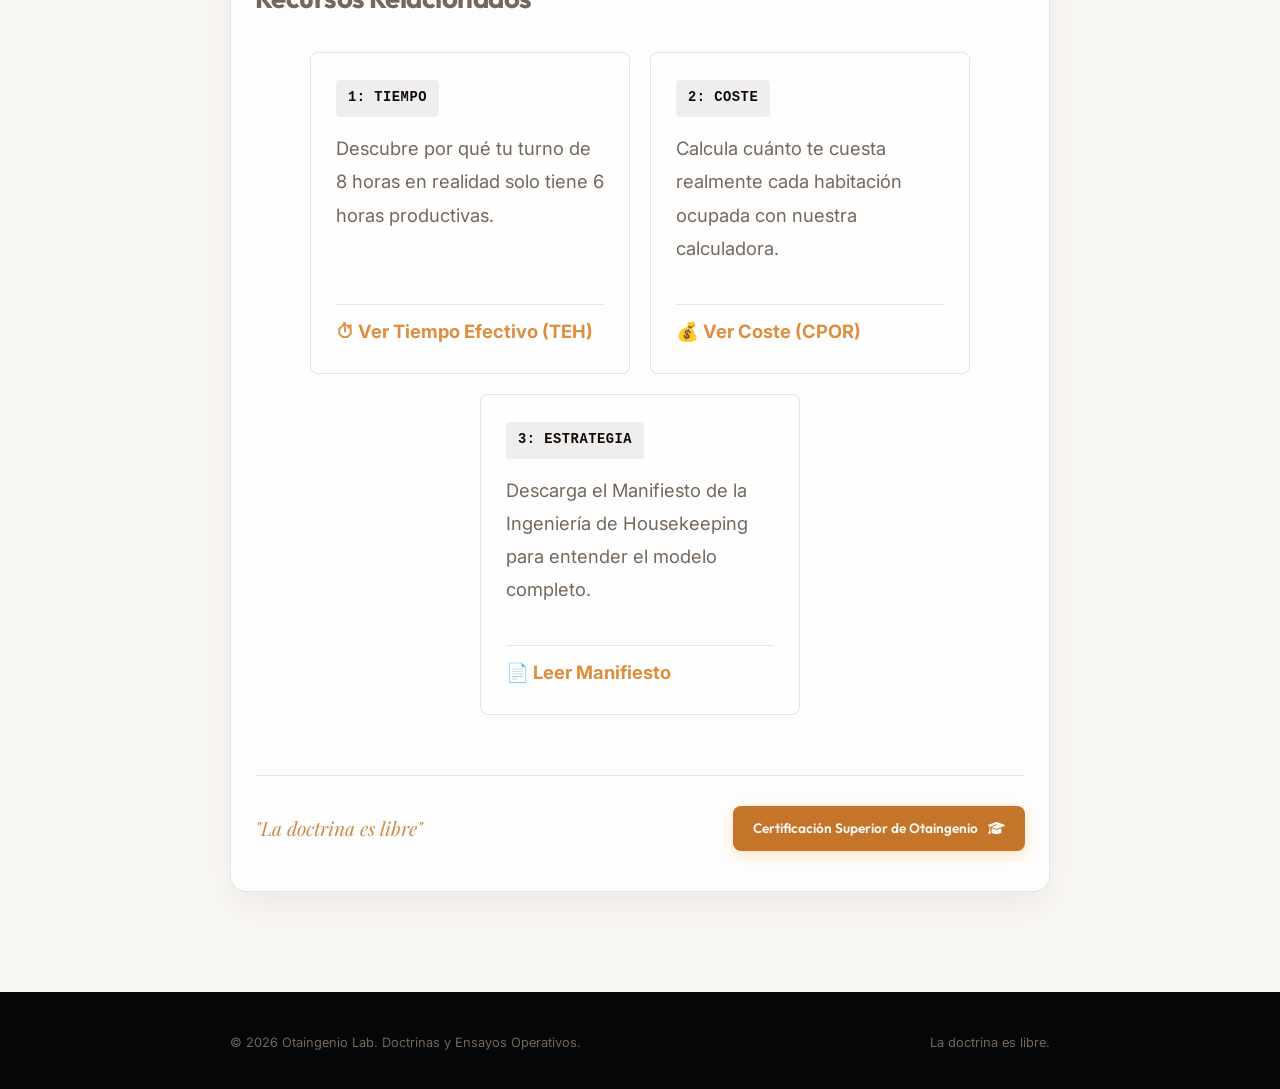
<file: recursos/lqa-housekeeping.html>
<!DOCTYPE html>
<html lang="es">
<head>
  <meta charset="UTF-8">
  <meta name="viewport" content="width=device-width, initial-scale=1.0">
  <title>LQA: Labor Quality Audit - Auditoría de Calidad — OTAINGENIO LAB</title>
  
  <!-- SEO Meta Tags -->
  <meta name="description" content="El LQA (Labor Quality Audit) es el detector de mentiras del departamento. Mide la brecha estructural entre el estándar exigido y los recursos reales asignados.">
  
  <!-- Canonical URL -->
  <link rel="canonical" href="https://www.otaingenio.es/recursos/lqa-housekeeping">
  
  <!-- Robots -->
  <meta name="robots" content="index, follow">
  
  <!-- Open Graph -->
  <meta property="og:type" content="article">
  <meta property="og:url" content="https://www.otaingenio.es/recursos/lqa-housekeeping">
  <meta property="og:title" content="LQA: Labor Quality Audit - Auditoría de Calidad — OTAINGENIO LAB">
  <meta property="og:description" content="El LQA (Labor Quality Audit) es el detector de mentiras del departamento. Mide la brecha estructural entre el estándar exigido y los recursos reales asignados.">
  <meta property="og:image" content="https://www.otaingenio.es/images/og-cover.png">
  <meta property="og:locale" content="es_ES">
  <meta property="og:site_name" content="Otaingenio Lab">
  
  <!-- Twitter Card -->
  <meta name="twitter:card" content="summary_large_image">
  <meta name="twitter:title" content="LQA: Labor Quality Audit - Auditoría de Calidad — OTAINGENIO LAB">
  <meta name="twitter:description" content="El LQA (Labor Quality Audit) es el detector de mentiras del departamento. Mide la brecha estructural entre el estándar exigido y los recursos reales asignados.">
  <meta name="twitter:image" content="https://www.otaingenio.es/images/og-cover.png">
  
  <!-- Favicon -->
  <link rel="icon" type="image/png" href="/images/favicon.png">
  <link rel="apple-touch-icon" href="/images/favicon.png">
  
  <!-- Google Fonts -->
  <link rel="preconnect" href="https://fonts.googleapis.com">
  <link rel="preconnect" href="https://fonts.gstatic.com" crossorigin>
  <link href="https://fonts.googleapis.com/css2?family=Inter:wght@300;400;500;600;700&family=Outfit:wght@400;500;600;700;800&family=Playfair+Display:ital,wght@0,500;0,600;0,700;1,400;1,500&display=swap" rel="stylesheet">
  
  <!-- Stylesheets -->
  <link rel="stylesheet" href="/styles/main.css">
  <link rel="preconnect" href="https://cdnjs.cloudflare.com">
  <link rel="stylesheet" href="https://cdnjs.cloudflare.com/ajax/libs/font-awesome/6.4.0/css/all.min.css">
  
  <!-- Google Analytics -->
  <script async src="https://www.googletagmanager.com/gtag/js?id=G-158QYGR870"></script>
  <script>
    window.dataLayer = window.dataLayer || [];
    function gtag(){dataLayer.push(arguments);}
    gtag('js', new Date());
    gtag('config', 'G-158QYGR870');
  </script>

  <style>
    /* --- CUSTOM VARIABLES FOR THIS PAPER (BRAND INTEGRATION) --- */
    :root {
      --primary-color: var(--color-bg-deep, #3e2e25);
      --accent-color: var(--color-amber, #c4752a);
      --alert-color: #b23b3b; /* A premium warm red for alerts */
      --bg-light: #fbf9f6; /* Soft warm background */
      --border-radius: 8px;
      --success-color: #2e7d32;
    }

    .paper-subtitle {
      font-size: 1.35rem;
      color: var(--color-text-muted, #7e6c61);
      margin-top: 10px;
      font-weight: 300;
      border-left: 4px solid var(--accent-color);
      padding-left: 20px;
      line-height: 1.4;
      font-family: var(--font-sans), sans-serif;
    }

    /* --- INTRODUCCIÓN --- */
    .intro-text {
      font-size: 1.15rem;
      line-height: 1.7;
      margin-bottom: 35px;
      border-left: 4px solid var(--alert-color);
      padding-left: 20px;
      background-color: rgba(178, 59, 59, 0.04);
      padding: 24px;
      border-radius: 0 8px 8px 0;
    }

    /* --- DIAGRAMA VISUAL --- */
    .gap-visual-box {
      background-color: var(--color-bg-card, rgba(255, 255, 255, 0.5));
      border: 1px solid var(--color-border, rgba(62, 46, 37, 0.1));
      padding: 30px;
      border-radius: var(--border-radius);
      margin: 35px 0;
      box-shadow: var(--shadow-sm, 0 4px 20px rgba(0,0,0,0.03));
      backdrop-filter: blur(8px);
    }

    .bar-group {
      margin-bottom: 24px;
    }

    .bar-label {
      font-weight: 600;
      display: flex;
      justify-content: space-between;
      margin-bottom: 8px;
      font-size: 0.85em;
      text-transform: uppercase;
      letter-spacing: 0.5px;
      color: var(--color-text-muted, #7e6c61);
    }

    .progress-track {
      background-color: rgba(62, 46, 37, 0.1);
      height: 28px;
      border-radius: 14px;
      overflow: hidden;
    }

    .progress-fill {
      height: 100%;
      display: flex;
      align-items: center;
      justify-content: flex-end;
      padding-right: 15px;
      color: white;
      font-weight: 700;
      font-size: 0.75em;
      font-family: var(--font-mono, monospace);
      letter-spacing: 0.5px;
    }

    .fill-standard { 
      width: 95%; 
      background: linear-gradient(90deg, var(--primary-color) 0%, #5d483c 100%); 
    }
    .fill-resources { 
      width: 65%; 
      background: linear-gradient(90deg, var(--success-color) 0%, #4caf50 100%); 
    }
    
    .gap-alert {
      text-align: center;
      color: var(--alert-color);
      font-weight: 800;
      margin-top: 20px;
      border-top: 1px dashed rgba(62, 46, 37, 0.15);
      padding-top: 18px;
      letter-spacing: 0.5px;
    }

    /* --- TABLA COMPARATIVA --- */
    .comparison-table {
      width: 100%;
      border-collapse: collapse;
      margin-top: 30px;
      margin-bottom: 30px;
      box-shadow: var(--shadow-sm, 0 4px 20px rgba(0,0,0,0.03));
      border-radius: var(--border-radius);
      overflow: hidden;
      border: 1px solid var(--color-border, rgba(62, 46, 37, 0.1));
    }

    .comparison-table th {
      padding: 18px;
      text-align: left;
      color: white;
      font-family: var(--font-serif, serif);
      font-size: 1.05rem;
      letter-spacing: 0.3px;
    }

    .comparison-table th.col-bad { background-color: #8c827a; }
    .comparison-table th.col-good { background-color: var(--primary-color); }

    .comparison-table td {
      padding: 20px;
      border-bottom: 1px solid var(--color-border, rgba(62, 46, 37, 0.1));
      vertical-align: top;
      background: rgba(255, 255, 255, 0.4);
      font-size: 0.95rem;
      line-height: 1.6;
      color: var(--color-text, #333);
    }

    .comparison-table tr:last-child td { border-bottom: none; }

    /* --- LA TRIADA --- */
    .triad-box {
      background-color: var(--color-bg-card, rgba(255, 255, 255, 0.5));
      border: 1px solid var(--color-border, rgba(62, 46, 37, 0.1));
      padding: 30px;
      border-radius: var(--border-radius);
      text-align: center;
      margin: 40px 0;
      backdrop-filter: blur(8px);
    }

    .triad-grid {
      display: flex;
      gap: 15px;
      justify-content: center;
      margin-top: 20px;
      flex-wrap: wrap;
    }

    .triad-item {
      background: rgba(255, 255, 255, 0.6);
      padding: 20px;
      border-radius: var(--border-radius);
      border: 1px solid var(--color-border, rgba(62, 46, 37, 0.1));
      flex: 1;
      min-width: 200px;
      transition: all 0.3s ease;
    }
    
    .triad-item.active {
      border: 2px solid var(--alert-color);
      box-shadow: 0 4px 12px rgba(178, 59, 59, 0.1);
    }

    /* --- CTA PRINCIPAL --- */
    .main-cta-box {
      background: linear-gradient(135deg, var(--primary-color) 0%, var(--accent-color) 100%);
      color: white;
      padding: 40px;
      text-align: center;
      border-radius: var(--border-radius);
      margin: 45px 0;
      box-shadow: var(--shadow-md, 0 8px 30px rgba(0,0,0,0.08));
    }

    .main-cta-box p {
      color: rgba(255, 255, 255, 0.9);
      margin-bottom: 25px;
      font-size: 1.05rem;
    }

    .btn-large {
      display: inline-block;
      background-color: white;
      color: var(--primary-color) !important;
      font-weight: 800;
      padding: 15px 35px;
      border-radius: 50px;
      text-decoration: none;
      transition: all 0.3s ease;
      text-transform: uppercase;
      letter-spacing: 1px;
      font-size: 0.85rem;
      box-shadow: 0 4px 15px rgba(0,0,0,0.15);
    }

    .btn-large:hover {
      transform: translateY(-2px);
      box-shadow: 0 6px 22px rgba(0,0,0,0.25);
      background-color: var(--accent-color);
      color: white !important;
    }

    /* --- GRID DE RECURSOS --- */
    .steps-grid {
      display: flex;
      flex-wrap: wrap;
      justify-content: center;
      gap: 20px;
      margin-top: 30px;
    }

    .step-card {
      border: 1px solid var(--color-border, rgba(62, 46, 37, 0.1));
      padding: 25px;
      border-radius: var(--border-radius);
      display: flex;
      flex-direction: column;
      justify-content: space-between;
      background-color: rgba(255, 255, 255, 0.4);
      flex: 1 1 280px;
      max-width: 320px;
      text-align: left;
      transition: all 0.3s ease;
    }

    .step-card:hover {
      transform: translateY(-3px);
      box-shadow: var(--shadow-sm, 0 4px 20px rgba(0,0,0,0.03));
      border-color: var(--accent-color);
      background-color: rgba(255, 255, 255, 0.8);
    }

    .step-tag {
      background-color: rgba(62, 46, 37, 0.08);
      color: var(--primary-color);
      padding: 6px 12px;
      border-radius: 4px;
      font-size: 0.75em;
      font-weight: 800;
      display: inline-block;
      margin-bottom: 15px;
      text-transform: uppercase;
      letter-spacing: 0.5px;
      font-family: var(--font-mono, monospace);
    }

    .resource-link {
      color: var(--accent-color);
      text-decoration: none;
      font-weight: bold;
      margin-top: 15px;
      display: block;
      border-top: 1px solid var(--color-border, rgba(62, 46, 37, 0.1));
      padding-top: 10px;
      transition: color 0.2s ease;
    }
    
    .resource-link:hover {
      color: var(--primary-color);
    }
  </style>
</head>
<body class="light-theme">

  <!-- Ambient background glow -->
  <div class="ambient-glow glow-1"></div>
  <div class="ambient-glow glow-3"></div>

  <!-- Header -->
  <header id="main-header" class="glass-header scrolled">
    <div class="header-container">
      <a href="/" class="brand-logo">
        <span class="logo-accent">OTAINGENIO</span> <span class="logo-light">LAB</span>
      </a>
      <a href="/" class="nav-btn-link">
        <i class="fa-solid fa-arrow-left"></i>
        <span>Volver a Inicio</span>
      </a>
    </div>
  </header>

  <!-- Reading Container -->
  <main class="paper-reading-container glass-card" style="margin-top: 130px;">
    
    <a href="/" class="back-to-home">
      <i class="fa-solid fa-arrow-left-long"></i> Volver a Otaingenio Lab
    </a>

    <article class="paper-reading-body">
      <header class="paper-reading-header">
        <div class="paper-meta" style="margin-bottom: 10px;">
          <span class="paper-cat">AUDITORÍA DE CALIDAD</span>
          <span class="paper-date font-mono">04 / FEBRERO 2026</span>
        </div>
        <h1 class="paper-title font-serif" style="font-size: 2.8rem; line-height: 1.2;">LQA: Labor Quality Audit - Auditoría de Calidad</h1>
        <div class="paper-subtitle">La métrica de la Calidad Latente y la Sostenibilidad Operativa.</div>
      </header>

      <img src="/images/luxury_bed_detail.png" alt="Detalle de Habitación de Lujo" class="paper-opening-img" loading="lazy">

      <section class="paper-content">
        <div class="intro-text">
          <p>El <strong>LQA</strong> (Labor Quality Audit) es el detector de mentiras del departamento. Mientras las auditorías tradicionales miran la Estética (¿está limpio?), el LQA mide la Física (¿es sostenible?). Mide la <strong>Deuda Técnica</strong>: la distancia exacta entre el estándar que exiges en el papel y los recursos reales que asignas para cumplirlo. Si el Excel dice que sí, pero el activo se deteriora, el LQA es quien enciende la alerta.</p>
        </div>

        <h2>El Problema de la "Calidad Percibida"</h2>
        <p>En Housekeeping, la calidad suele darse por supuesta hasta que aparecen las quejas. Pero cuando medimos la <strong>Calidad Latente</strong>, a menudo descubrimos una brecha peligrosa:</p>

        <div class="gap-visual-box">
          <div class="bar-group">
            <div class="bar-label">
              <span>ESTÁNDAR EXIGIDO (Marca/Dirección)</span>
              <span>Alta Exigencia</span>
            </div>
            <div class="progress-track">
              <div class="progress-fill fill-standard">EXPECTATIVA (100%)</div>
            </div>
          </div>

          <div class="bar-group">
            <div class="bar-label">
              <span>RECURSOS REALES (Tiempo/Personal)</span>
              <span>Baja Capacidad</span>
            </div>
            <div class="progress-track">
              <div class="progress-fill fill-resources">REALIDAD OPERATIVA</div>
            </div>
          </div>

          <div class="gap-alert">
            ⚠️ BRECHA DE CALIDAD LATENTE DETECTADA<br>
            <span style="font-size:0.85em; font-weight:normal; color:var(--color-text-muted);">Aquí es donde ocurren los fallos invisibles y la degradación del activo.</span>
          </div>
        </div>
        
        <p style="margin-top: 20px; font-size: 0.95em; border-left: 4px solid var(--alert-color); padding-left: 15px;">
          <strong>Nota técnica:</strong> El LQA no devuelve una puntuación ni un “aprobado/suspenso”. No mide estética ni percepción inmediata. Mide la <strong>brecha estructural</strong> entre el estándar exigido y los recursos reales asignados. Si esa brecha existe, la calidad visible puede mantenerse… a costa de generar <strong>deuda técnica operativa</strong>.
        </p>

        <h2>El cambio de discurso</h2>
        <p>Sin LQA, las reuniones con Dirección son batallas de opiniones. Con LQA, son análisis de ingeniería.</p>

        <table class="comparison-table">
          <thead>
            <tr>
              <th class="col-bad">SIN LQA (Sensaciones)</th>
              <th class="col-good">CON LQA (Datos)</th>
            </tr>
          </thead>
          <tbody>
            <tr>
              <td>“El equipo va muy justo, no llegamos.”</td>
              <td>“El 18% de los fallos de limpieza se concentran en baños por falta de tiempo específico.”</td>
            </tr>
            <tr>
              <td>“La ocupación nos está matando.”</td>
              <td>“Las salidas tienen un 2,3× más incidencias que las estancias: el tiempo asignado es insuficiente.”</td>
            </tr>
            <tr>
              <td>“La calidad ha bajado.”</td>
              <td>“Al bajar tiempos sin control (TEH), la tasa de error estructural ha subido un 27%.”</td>
            </tr>
          </tbody>
        </table>

        <h2>La Tríada de la Ingeniería</h2>
        <p>El LQA es la pieza que falta. Conecta lo que nadie suele conectar:</p>

        <div class="triad-box">
          <div class="triad-grid">
            <div class="triad-item">
              <strong>⏱️ TEH</strong><br>
              <span style="font-size:0.9em; color:var(--color-text-muted);">¿Cuánto tiempo tenemos?</span>
            </div>
            <div class="triad-item">
              <strong>💰 CPOR</strong><br>
              <span style="font-size:0.9em; color:var(--color-text-muted);">¿Cuánto nos cuesta?</span>
            </div>
            <div class="triad-item active">
              <strong>📋 LQA</strong><br>
              <span style="font-size:0.9em; color:var(--alert-color); font-weight:bold;">¿Es sostenible?</span>
            </div>
          </div>
          <p style="margin-top:20px; font-size:0.95em;">
            Sin LQA, no sabes si tu CPOR bajo es <strong>eficiencia</strong> o <strong>peligro</strong>.<br>
            Sin LQA, no sabes si reducir tiempos está <strong>destruyendo la experiencia</strong>.
          </p>
        </div>

        <div class="main-cta-box">
          <h3 style="color:white; margin-top:0; font-family:var(--font-serif); font-size:1.8rem; margin-bottom:15px;">La calidad no se defiende. Se mide.</h3>
          <p>Aprende a diseñar sistemas de auditoría que detecten fallos estructurales, no culpables. Domina la tríada completa en el Programa Superior.</p>
          <a href="https://www.otaingenio.es/direccion-housekeeping" target="_blank" class="btn-large">🎓 Ver Programa Superior</a>
        </div>

        <h2>Recursos Relacionados</h2>
        
        <div class="steps-grid">
          <div class="step-card">
            <div>
              <span class="step-tag">1: TIEMPO</span>
              <p>Descubre por qué tu turno de 8 horas en realidad solo tiene 6 horas productivas.</p>
            </div>
            <a href="/recursos/tiempo-efectivo-habitacion" class="resource-link">⏱ Ver Tiempo Efectivo (TEH)</a>
          </div>

          <div class="step-card">
            <div>
              <span class="step-tag">2: COSTE</span>
              <p>Calcula cuánto te cuesta realmente cada habitación ocupada con nuestra calculadora.</p>
            </div>
            <a href="/#calculator-section" class="resource-link">💰 Ver Coste (CPOR)</a>
          </div>

          <div class="step-card">
            <div>
              <span class="step-tag">3: ESTRATEGIA</span>
              <p>Descarga el Manifiesto de la Ingeniería de Housekeeping para entender el modelo completo.</p>
            </div>
            <a href="/recursos/manifiesto-otaingenio" class="resource-link">📄 Leer Manifiesto</a>
          </div>
        </div>
      </section>

      <footer style="margin-top: 60px; border-top: 1px solid var(--color-border); padding-top: 30px; display: flex; justify-content: space-between; align-items: center;">
        <span class="doctrina-libera-badge font-serif" style="font-size: 1.2rem;">"La doctrina es libre"</span>
        <a href="/#program-section" class="btn-primary" style="padding: 10px 20px; font-size: 0.85rem;">
          <span>Certificación Superior de Otaingenio</span>
          <i class="fa-solid fa-graduation-cap"></i>
        </a>
      </footer>
    </article>
  </main>

  <!-- Footer -->
  <footer id="main-footer" class="border-t" style="background:#040608; padding: 40px 24px;">
    <div class="footer-container" style="display:flex; justify-content:space-between; max-width:820px; margin:0 auto; font-size:0.8rem; color:var(--color-text-muted);">
      <span>© 2026 Otaingenio Lab. Doctrinas y Ensayos Operativos.</span>
      <span>La doctrina es libre.</span>
    </div>
  </footer>

  <!-- Structured Data: Article -->
  <script type="application/ld+json">
  {
    "@context": "https://schema.org",
    "@type": "Article",
    "headline": "LQA: Labor Quality Audit - Auditoría de Calidad",
    "description": "El LQA (Labor Quality Audit) es el detector de mentiras del departamento. Mide la brecha estructural entre el estándar exigido y los recursos reales asignados.",
    "image": "https://www.otaingenio.es/images/og-cover.png",
    "author": {
      "@type": "Organization",
      "name": "Otaingenio Lab"
    },
    "publisher": {
      "@type": "Organization",
      "name": "Otaingenio Lab",
      "logo": {
        "@type": "ImageObject",
        "url": "https://www.otaingenio.es/images/logo.png"
      }
    },
    "datePublished": "2026-02-04",
    "mainEntityOfPage": {
      "@type": "WebPage",
      "@id": "https://www.otaingenio.es/recursos/lqa-housekeeping"
    }
  }
  </script>
</body>
</html>
</file>
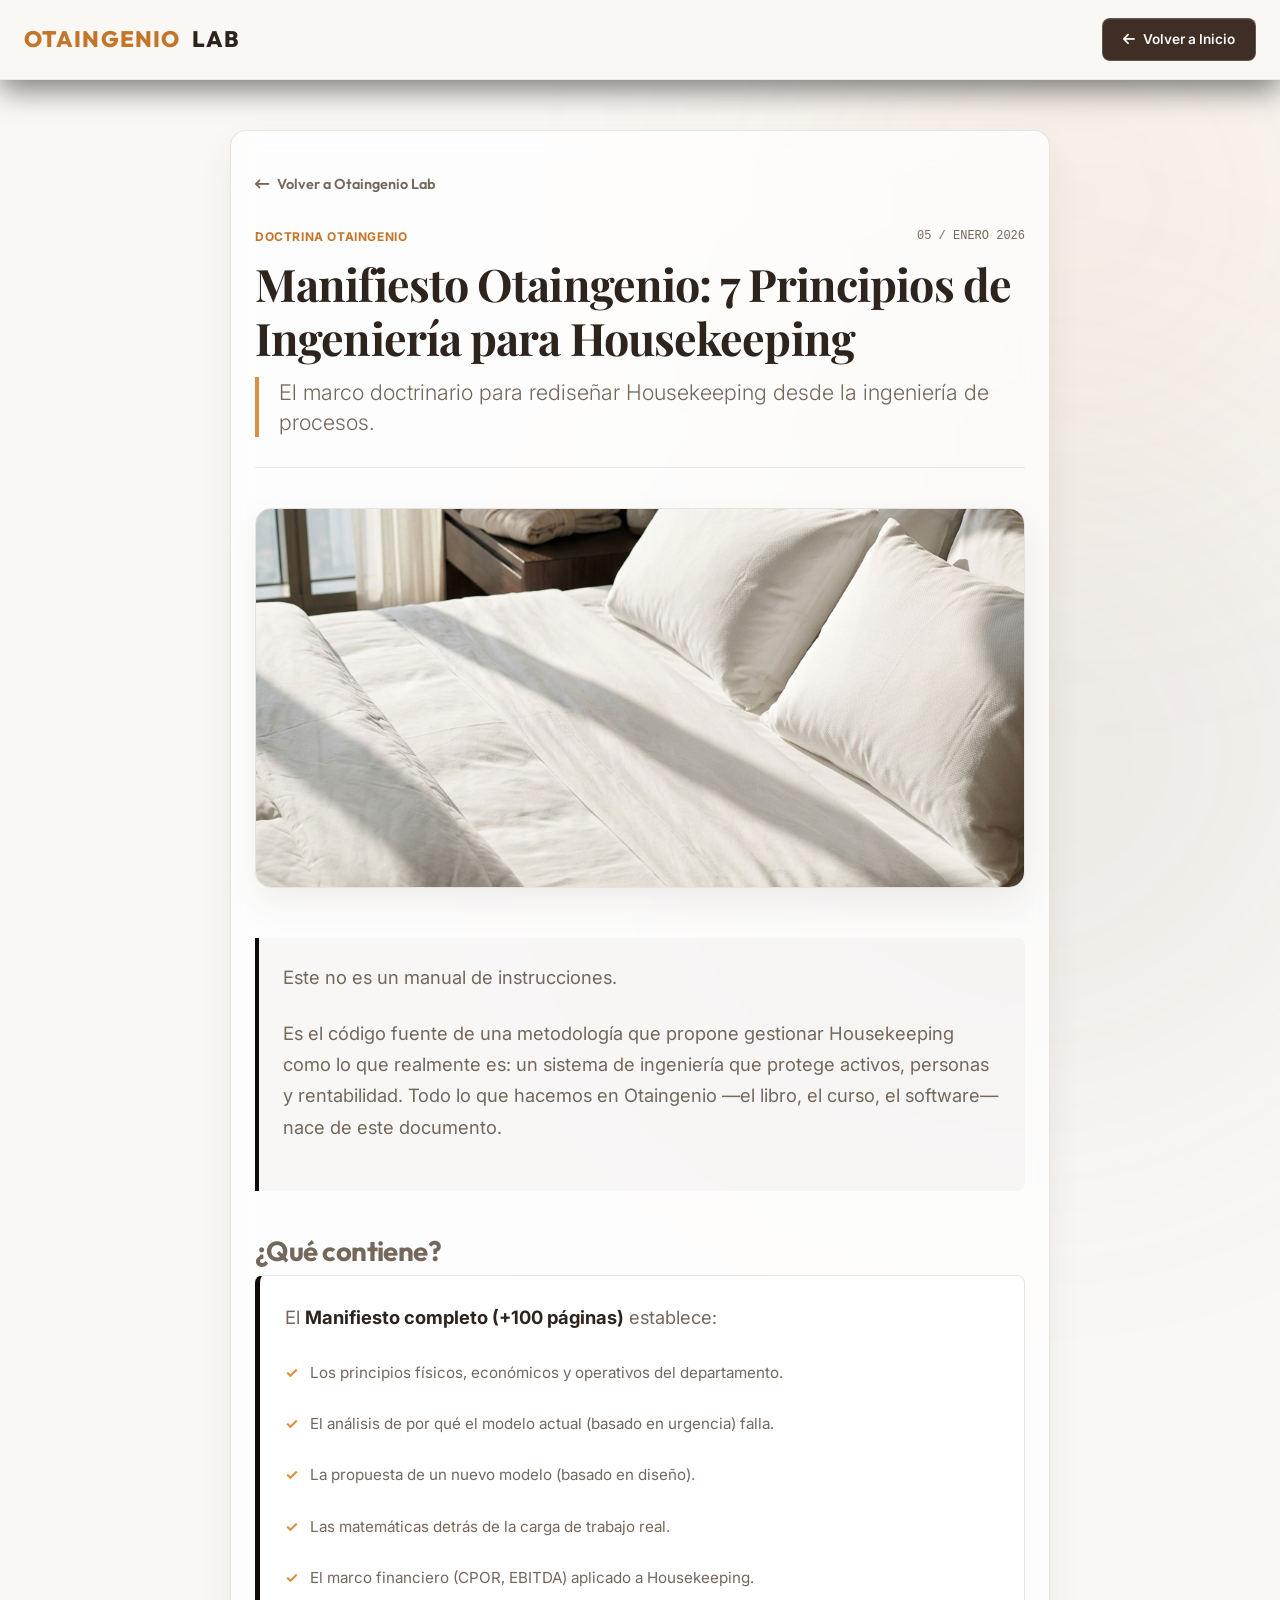
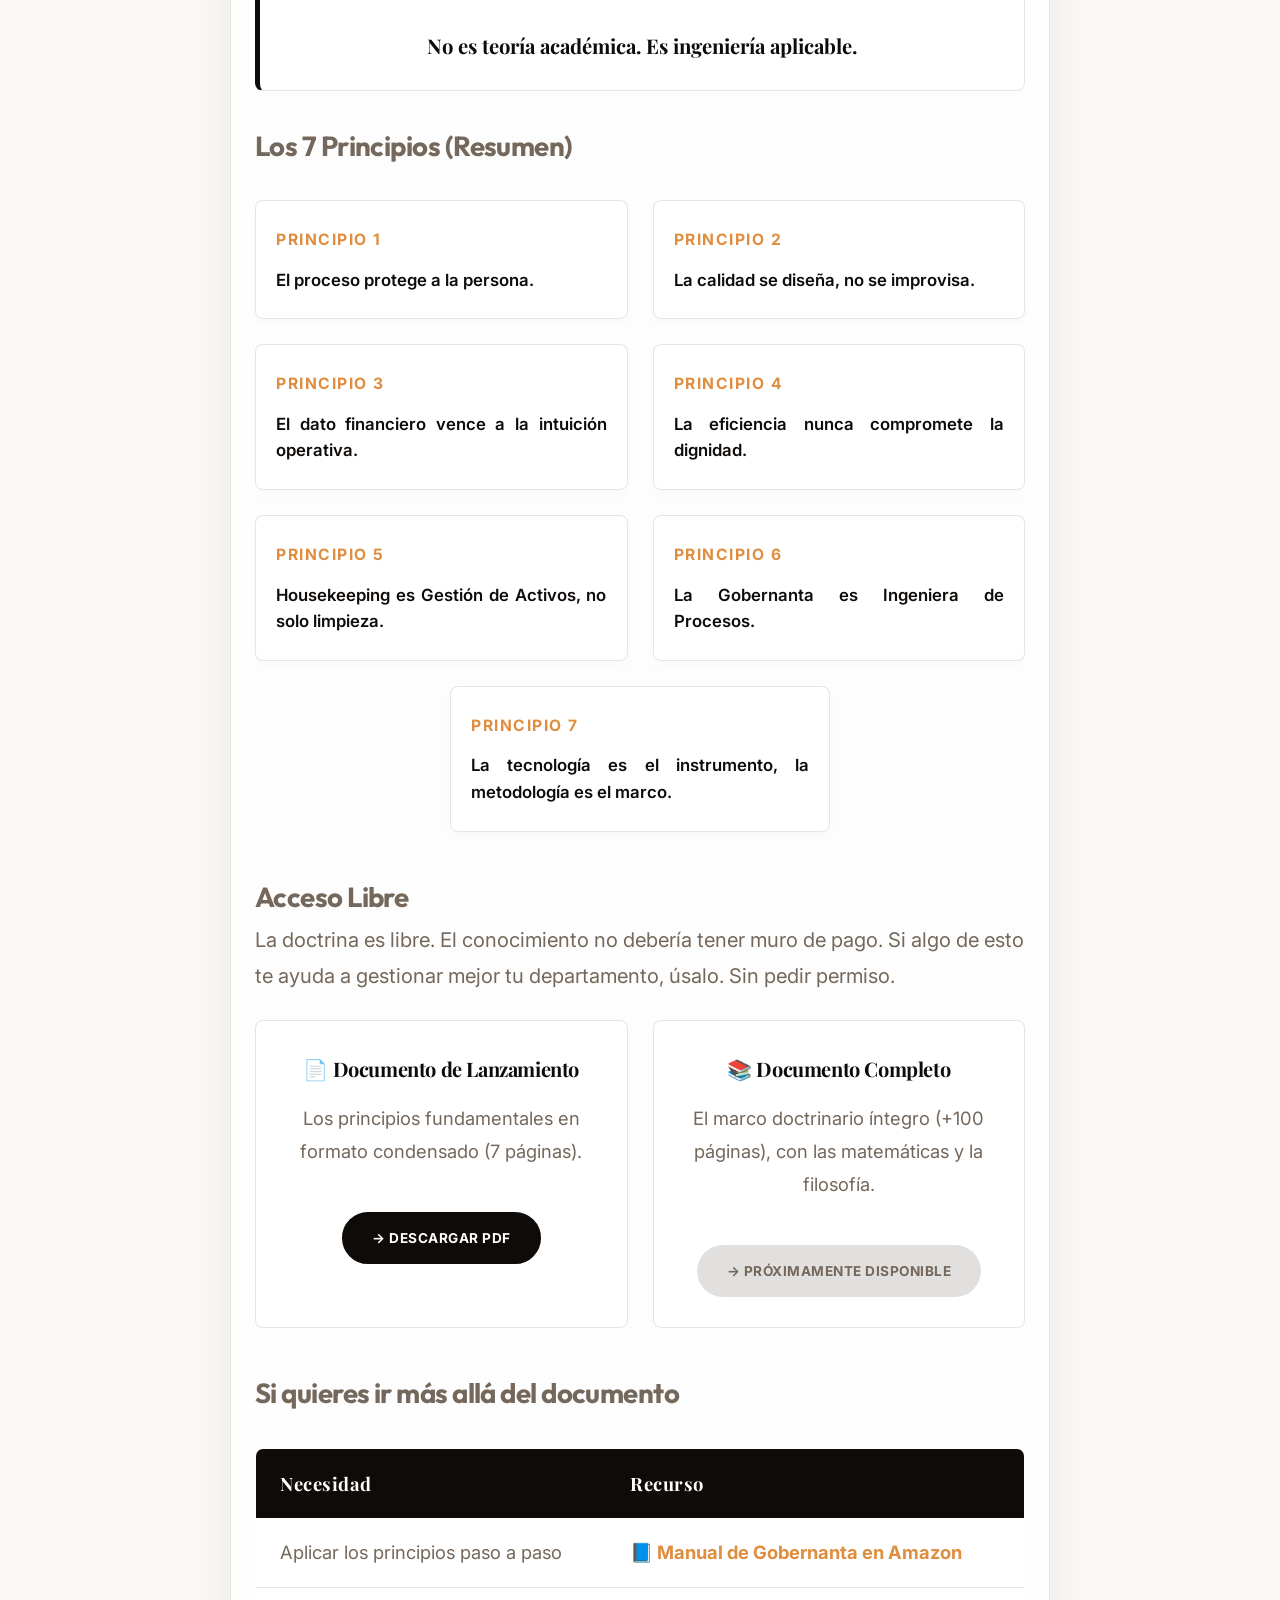
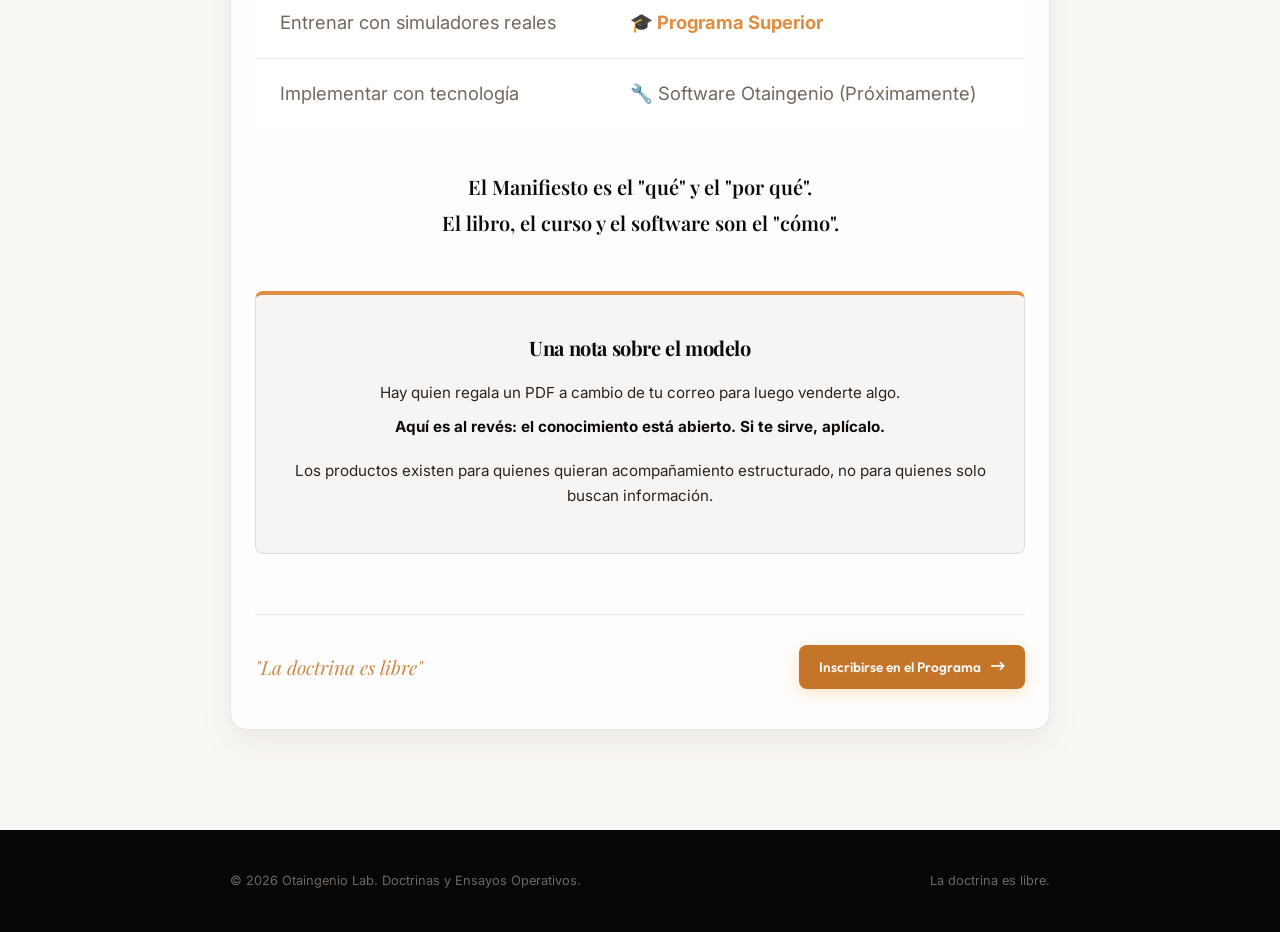
<file: recursos/manifiesto-otaingenio.html>
<!DOCTYPE html>
<html lang="es">
<head>
  <meta charset="UTF-8">
  <meta name="viewport" content="width=device-width, initial-scale=1.0">
  <title>Manifiesto Otaingenio: 7 Principios de Ingeniería para Housekeeping — OTAINGENIO LAB</title>
  
  <!-- SEO Meta Tags -->
  <meta name="description" content="El marco doctrinario para rediseñar Housekeeping desde la ingeniería de procesos. Todo lo que hacemos en Otaingenio —el libro, el curso, el software— nace de este documento.">
  
  <!-- Canonical URL -->
  <link rel="canonical" href="https://www.otaingenio.es/recursos/manifiesto-otaingenio">
  
  <!-- Robots -->
  <meta name="robots" content="index, follow">
  
  <!-- Open Graph -->
  <meta property="og:type" content="article">
  <meta property="og:url" content="https://www.otaingenio.es/recursos/manifiesto-otaingenio">
  <meta property="og:title" content="Manifiesto Otaingenio: 7 Principios de Ingeniería para Housekeeping — OTAINGENIO LAB">
  <meta property="og:description" content="El marco doctrinario para rediseñar Housekeeping desde la ingeniería de procesos. Todo lo que hacemos en Otaingenio —el libro, el curso, el software— nace de este documento.">
  <meta property="og:image" content="/images/og-cover.png">
  <meta property="og:locale" content="es_ES">
  <meta property="og:site_name" content="Otaingenio Lab">
  
  <!-- Twitter Card -->
  <meta name="twitter:card" content="summary_large_image">
  <meta name="twitter:title" content="Manifiesto Otaingenio: 7 Principios de Ingeniería para Housekeeping — OTAINGENIO LAB">
  <meta name="twitter:description" content="El marco doctrinario para rediseñar Housekeeping desde la ingeniería de procesos. Todo lo que hacemos en Otaingenio —el libro, el curso, el software— nace de este documento.">
  <meta name="twitter:image" content="/images/og-cover.png">
  
  <!-- Favicon -->
  <link rel="icon" type="image/png" href="/images/favicon.png">
  <link rel="apple-touch-icon" href="/images/favicon.png">
  
  <!-- Google Fonts -->
  <link rel="preconnect" href="https://fonts.googleapis.com">
  <link rel="preconnect" href="https://fonts.gstatic.com" crossorigin>
  <link href="https://fonts.googleapis.com/css2?family=Inter:wght@300;400;500;600;700&family=Outfit:wght@400;500;600;700;800&family=Playfair+Display:ital,wght@0,500;0,600;0,700;1,400;1,500&display=swap" rel="stylesheet">
  
  <!-- Stylesheets -->
  <link rel="stylesheet" href="/styles/main.css">
  <link rel="preconnect" href="https://cdnjs.cloudflare.com">
  <link rel="stylesheet" href="https://cdnjs.cloudflare.com/ajax/libs/font-awesome/6.4.0/css/all.min.css">
  
  <!-- Google Analytics -->
  <script async src="https://www.googletagmanager.com/gtag/js?id=G-158QYGR870"></script>
  <script>
    window.dataLayer = window.dataLayer || [];
    function gtag(){dataLayer.push(arguments);}
    gtag('js', new Date());
    gtag('config', 'G-158QYGR870');
  </script>

  <style>
    /* --- CUSTOM VARIABLES FOR THIS PAPER --- */
    :root {
      --primary-color: var(--color-bg-deep, #3e2e25);
      --accent-color: var(--color-amber, #c4752a);
      --bg-light: #fbf9f6;
      --border-radius: 8px;
    }

    .paper-subtitle {
      font-size: 1.35rem;
      color: var(--color-text-muted, #7e6c61);
      margin-top: 10px;
      font-weight: 300;
      border-left: 4px solid var(--accent-color);
      padding-left: 20px;
      line-height: 1.4;
    }

    /* --- INTRODUCCIÓN --- */
    .intro-text {
      font-size: 1.15rem;
      line-height: 1.7;
      margin-bottom: 35px;
      border-left: 4px solid var(--primary-color);
      padding-left: 20px;
      background-color: rgba(62, 46, 37, 0.03);
      padding: 24px;
      border-radius: 0 8px 8px 0;
    }

    /* --- SECCIÓN: QUÉ CONTIENE --- */
    .content-box {
      background-color: var(--color-bg-card, rgba(255, 255, 255, 0.5));
      padding: 25px;
      border-radius: var(--border-radius);
      border-left: 5px solid var(--primary-color);
      border: 1px solid var(--color-border, rgba(62, 46, 37, 0.1));
      border-left-width: 5px;
      border-left-color: var(--primary-color);
      margin-bottom: 30px;
      backdrop-filter: blur(8px);
    }

    .content-box ul {
      list-style-type: none;
      padding: 0;
      margin: 15px 0 0 0;
    }

    .content-box li {
      margin-bottom: 12px;
      padding-left: 25px;
      position: relative;
      font-size: 0.95rem;
    }

    .content-box li::before {
      content: "✓";
      position: absolute;
      left: 0;
      color: var(--accent-color);
      font-weight: bold;
    }

    .emphasis {
      display: block;
      margin-top: 25px;
      font-weight: bold;
      text-align: center;
      font-size: 1.1em;
      color: var(--primary-color);
      font-family: var(--font-serif), serif;
    }

    /* --- SECCIÓN: 7 PRINCIPIOS --- */
    .principles-grid {
      display: flex;
      flex-wrap: wrap;
      justify-content: center;
      gap: 25px;
      margin-top: 30px;
      margin-bottom: 40px;
    }

    .principle-card {
      background: var(--color-bg-card, rgba(255, 255, 255, 0.5));
      border: 1px solid var(--color-border, rgba(62, 46, 37, 0.1));
      padding: 25px 20px;
      border-radius: var(--border-radius);
      box-shadow: var(--shadow-sm, 0 4px 10px rgba(0,0,0,0.02));
      transition: all 0.3s ease;
      flex: 1 1 300px;
      max-width: 380px;
      text-align: justify;
      display: flex;
      flex-direction: column;
      backdrop-filter: blur(8px);
    }

    .principle-card:hover {
      transform: translateY(-5px);
      box-shadow: var(--shadow-md, 0 10px 30px rgba(0,0,0,0.08));
      border-color: var(--accent-color);
      background-color: rgba(255, 255, 255, 0.8);
    }

    .principle-number {
      font-size: 0.85em;
      color: var(--accent-color);
      font-weight: 700;
      text-transform: uppercase;
      letter-spacing: 1.5px;
      display: block;
      margin-bottom: 12px;
      text-align: left;
      font-family: var(--font-mono), monospace;
    }
    
    .principle-text {
      flex-grow: 1;
      font-size: 1.05rem;
      line-height: 1.6;
      font-weight: 600;
      color: var(--primary-color);
    }

    /* --- SECCIÓN: DESCARGAS --- */
    .download-section {
      display: flex;
      flex-wrap: wrap;
      gap: 25px;
      margin-top: 25px;
      margin-bottom: 40px;
    }

    .download-card {
      flex: 1;
      min-width: 280px;
      border: 1px solid var(--color-border, rgba(62, 46, 37, 0.1));
      padding: 30px 25px;
      border-radius: var(--border-radius);
      text-align: center;
      background-color: var(--color-bg-card, rgba(255, 255, 255, 0.5));
      backdrop-filter: blur(8px);
      box-shadow: var(--shadow-sm);
      transition: all 0.3s ease;
    }

    .download-card:hover {
      border-color: var(--accent-color);
      transform: translateY(-2px);
      box-shadow: var(--shadow-md);
    }

    .download-card h3 {
      font-family: var(--font-serif), serif;
      font-size: 1.25rem;
      margin-bottom: 15px;
      color: var(--primary-color);
    }

    .btn {
      display: inline-block;
      padding: 12px 28px;
      background-color: var(--primary-color);
      color: white !important;
      text-decoration: none;
      border-radius: 30px;
      margin-top: 20px;
      font-weight: 700;
      text-transform: uppercase;
      letter-spacing: 0.5px;
      font-size: 0.85rem;
      transition: all 0.3s ease;
      box-shadow: var(--shadow-sm);
      border: 2px solid var(--primary-color);
    }

    .btn:hover {
      background-color: white;
      color: var(--primary-color) !important;
      transform: translateY(-2px);
      box-shadow: var(--shadow-md);
    }

    .btn.disabled {
      background-color: rgba(62, 46, 37, 0.15);
      border-color: transparent;
      color: var(--color-text-muted, #7e6c61) !important;
      cursor: not-allowed;
      pointer-events: none;
      box-shadow: none;
      transform: none;
    }

    /* --- TABLA DE RECURSOS --- */
    .resource-table {
      width: 100%;
      border-collapse: collapse;
      margin-top: 30px;
      margin-bottom: 30px;
      background: var(--color-bg-card, rgba(255, 255, 255, 0.5));
      backdrop-filter: blur(8px);
      border-radius: var(--border-radius);
      overflow: hidden;
      border: 1px solid var(--color-border, rgba(62, 46, 37, 0.1));
      box-shadow: var(--shadow-sm);
    }

    .resource-table th, .resource-table td {
      padding: 18px 24px;
      text-align: left;
      border-bottom: 1px solid var(--color-border, rgba(62, 46, 37, 0.08));
    }

    .resource-table th {
      background-color: var(--primary-color);
      color: white;
      font-weight: 700;
      font-family: var(--font-serif), serif;
      letter-spacing: 0.5px;
      border-bottom: none;
    }
    
    .resource-table tr:hover td {
      background-color: rgba(62, 46, 37, 0.03);
    }

    .resource-table a {
      color: var(--accent-color);
      text-decoration: none;
      font-weight: 700;
      transition: color 0.2s ease;
    }

    .resource-table a:hover {
      color: var(--primary-color);
      text-decoration: underline;
    }

    /* --- NOTA FINAL (FOOTER NOTE) --- */
    .footer-note {
      margin-top: 50px;
      padding: 35px;
      background-color: rgba(62, 46, 37, 0.04);
      text-align: center;
      border-radius: var(--border-radius);
      border-top: 4px solid var(--accent-color);
      border-left: 1px solid var(--color-border, rgba(62, 46, 37, 0.05));
      border-right: 1px solid var(--color-border, rgba(62, 46, 37, 0.05));
      border-bottom: 1px solid var(--color-border, rgba(62, 46, 37, 0.05));
    }

    .footer-note h3 {
      font-family: var(--font-serif), serif;
      color: var(--primary-color);
      font-size: 1.25rem;
      margin-bottom: 15px;
      margin-top: 0;
    }

    .footer-note p {
      font-size: 0.95rem;
      line-height: 1.6;
      margin-bottom: 10px;
      color: var(--color-text);
    }

    .how-what {
      text-align: center;
      margin: 40px 0;
      font-weight: 600;
      font-size: 1.25rem;
      line-height: 1.8;
      color: var(--primary-color);
      font-family: var(--font-serif), serif;
    }
  </style>
</head>
<body class="light-theme">

  <!-- Ambient background glow -->
  <div class="ambient-glow glow-1"></div>
  <div class="ambient-glow glow-3"></div>

  <!-- Header -->
  <header id="main-header" class="glass-header scrolled">
    <div class="header-container">
      <a href="/" class="brand-logo">
        <span class="logo-accent">OTAINGENIO</span> <span class="logo-light">LAB</span>
      </a>
      <a href="/" class="nav-btn-link">
        <i class="fa-solid fa-arrow-left"></i>
        <span>Volver a Inicio</span>
      </a>
    </div>
  </header>

  <!-- Reading Container -->
  <main class="paper-reading-container glass-card" style="margin-top: 130px;">
    
    <a href="/" class="back-to-home">
      <i class="fa-solid fa-arrow-left-long"></i> Volver a Otaingenio Lab
    </a>

    <article class="paper-reading-body">
      <header class="paper-reading-header">
        <div class="paper-meta" style="margin-bottom: 10px;">
          <span class="paper-cat">DOCTRINA OTAINGENIO</span>
          <span class="paper-date font-mono">05 / ENERO 2026</span>
        </div>
        <h1 class="paper-title font-serif" style="font-size: 2.8rem; line-height: 1.2;">Manifiesto Otaingenio: 7 Principios de Ingeniería para Housekeeping</h1>
        <div class="paper-subtitle">El marco doctrinario para rediseñar Housekeeping desde la ingeniería de procesos.</div>
      </header>

      <img src="/images/luxury_bed_detail.png" alt="Detalle de Habitación de Lujo" class="paper-opening-img" loading="lazy">

      <section class="paper-content">
        <div class="intro-text">
          <p>Este no es un manual de instrucciones.</p>
          <p>Es el código fuente de una metodología que propone gestionar Housekeeping como lo que realmente es: un sistema de ingeniería que protege activos, personas y rentabilidad. Todo lo que hacemos en Otaingenio —el libro, el curso, el software— nace de este documento.</p>
        </div>

        <h2>¿Qué contiene?</h2>
        <div class="content-box">
          <p>El <strong>Manifiesto completo (+100 páginas)</strong> establece:</p>
          <ul>
            <li>Los principios físicos, económicos y operativos del departamento.</li>
            <li>El análisis de por qué el modelo actual (basado en urgencia) falla.</li>
            <li>La propuesta de un nuevo modelo (basado en diseño).</li>
            <li>Las matemáticas detrás de la carga de trabajo real.</li>
            <li>El marco financiero (CPOR, EBITDA) aplicado a Housekeeping.</li>
          </ul>
          <span class="emphasis">No es teoría académica. Es ingeniería aplicable.</span>
        </div>

        <h2>Los 7 Principios (Resumen)</h2>
        <div class="principles-grid">
          <div class="principle-card">
            <span class="principle-number">Principio 1</span>
            <span class="principle-text">El proceso protege a la persona.</span>
          </div>
          <div class="principle-card">
            <span class="principle-number">Principio 2</span>
            <span class="principle-text">La calidad se diseña, no se improvisa.</span>
          </div>
          <div class="principle-card">
            <span class="principle-number">Principio 3</span>
            <span class="principle-text">El dato financiero vence a la intuición operativa.</span>
          </div>
          <div class="principle-card">
            <span class="principle-number">Principio 4</span>
            <span class="principle-text">La eficiencia nunca compromete la dignidad.</span>
          </div>
          <div class="principle-card">
            <span class="principle-number">Principio 5</span>
            <span class="principle-text">Housekeeping es Gestión de Activos, no solo limpieza.</span>
          </div>
          <div class="principle-card">
            <span class="principle-number">Principio 6</span>
            <span class="principle-text">La Gobernanta es Ingeniera de Procesos.</span>
          </div>
          <div class="principle-card">
            <span class="principle-number">Principio 7</span>
            <span class="principle-text">La tecnología es el instrumento, la metodología es el marco.</span>
          </div>
        </div>

        <h2>Acceso Libre</h2>
        <p style="font-size: 1.1em;">La doctrina es libre. El conocimiento no debería tener muro de pago. Si algo de esto te ayuda a gestionar mejor tu departamento, úsalo. Sin pedir permiso.</p>
        
        <div class="download-section">
          <div class="download-card">
            <h3>📄 Documento de Lanzamiento</h3>
            <p>Los principios fundamentales en formato condensado (7 páginas).</p>
            <a href="https://drive.google.com/file/d/1euxBVjSr4AagIAOGrbCjCZVKJRnuZMZB/view?usp=sharing" target="_blank" rel="noopener noreferrer" class="btn">→ Descargar PDF</a>
          </div>
          <div class="download-card">
            <h3>📚 Documento Completo</h3>
            <p>El marco doctrinario íntegro (+100 páginas), con las matemáticas y la filosofía.</p>
            <a href="#" class="btn disabled">→ Próximamente disponible</a>
          </div>
        </div>

        <h2>Si quieres ir más allá del documento</h2>
        <table class="resource-table">
          <thead>
            <tr>
              <th>Necesidad</th>
              <th>Recurso</th>
            </tr>
          </thead>
          <tbody>
            <tr>
              <td>Aplicar los principios paso a paso</td>
              <td><a href="https://www.amazon.es/dp/B0G2YL8CCG" target="_blank" rel="noopener noreferrer">📘 Manual de Gobernanta en Amazon</a></td>
            </tr>
            <tr>
              <td>Entrenar con simuladores reales</td>
              <td><a href="/direccion-housekeeping">🎓 Programa Superior</a></td>
            </tr>
            <tr>
              <td>Implementar con tecnología</td>
              <td><span style="color: var(--color-text-muted, #7e6c61); cursor: default;">🔧 Software Otaingenio (Próximamente)</span></td>
            </tr>
          </tbody>
        </table>

        <div class="how-what">
          El Manifiesto es el "qué" y el "por qué".<br>
          El libro, el curso y el software son el "cómo".
        </div>

        <div class="footer-note">
          <h3>Una nota sobre el modelo</h3>
          <p>Hay quien regala un PDF a cambio de tu correo para luego venderte algo.</p>
          <p><strong style="color: var(--primary-color);">Aquí es al revés: el conocimiento está abierto. Si te sirve, aplícalo.</strong></p>
          <p style="margin-top: 20px;">Los productos existen para quienes quieran acompañamiento estructurado, no para quienes solo buscan información.</p>
        </div>
      </section>

      <footer style="margin-top: 60px; border-top: 1px solid var(--color-border); padding-top: 30px; display: flex; justify-content: space-between; align-items: center;">
        <span class="doctrina-libera-badge font-serif" style="font-size: 1.2rem;">"La doctrina es libre"</span>
        <a href="/direccion-housekeeping" class="btn-primary" style="padding: 10px 20px; font-size: 0.85rem;">
          <span>Inscribirse en el Programa</span>
          <i class="fa-solid fa-arrow-right-long"></i>
        </a>
      </footer>
    </article>
  </main>

  <!-- Footer -->
  <footer id="main-footer" class="border-t" style="background:#040608; padding: 40px 24px;">
    <div class="footer-container" style="display:flex; justify-content:space-between; max-width:820px; margin:0 auto; font-size:0.8rem; color:var(--color-text-muted);">
      <span>© 2026 Otaingenio Lab. Doctrinas y Ensayos Operativos.</span>
      <span>La doctrina es libre.</span>
    </div>
  </footer>

  <!-- Structured Data: Article -->
  <script type="application/ld+json">
  {
    "@context": "https://schema.org",
    "@type": "Article",
    "headline": "Manifiesto Otaingenio: 7 Principios de Ingeniería para Housekeeping",
    "description": "El marco doctrinario para rediseñar Housekeeping desde la ingeniería de procesos. Todo lo que hacemos en Otaingenio —el libro, el curso, el software— nace de este documento.",
    "image": "/images/og-cover.png",
    "author": {
      "@type": "Organization",
      "name": "Otaingenio Lab"
    },
    "publisher": {
      "@type": "Organization",
      "name": "Otaingenio Lab",
      "logo": {
        "@type": "ImageObject",
        "url": "https://www.otaingenio.es/images/logo.png"
      }
    },
    "datePublished": "2026-01-05",
    "mainEntityOfPage": {
      "@type": "WebPage",
      "@id": "https://www.otaingenio.es/recursos/manifiesto-otaingenio"
    }
  }
  </script>
</body>
</html>
</file>
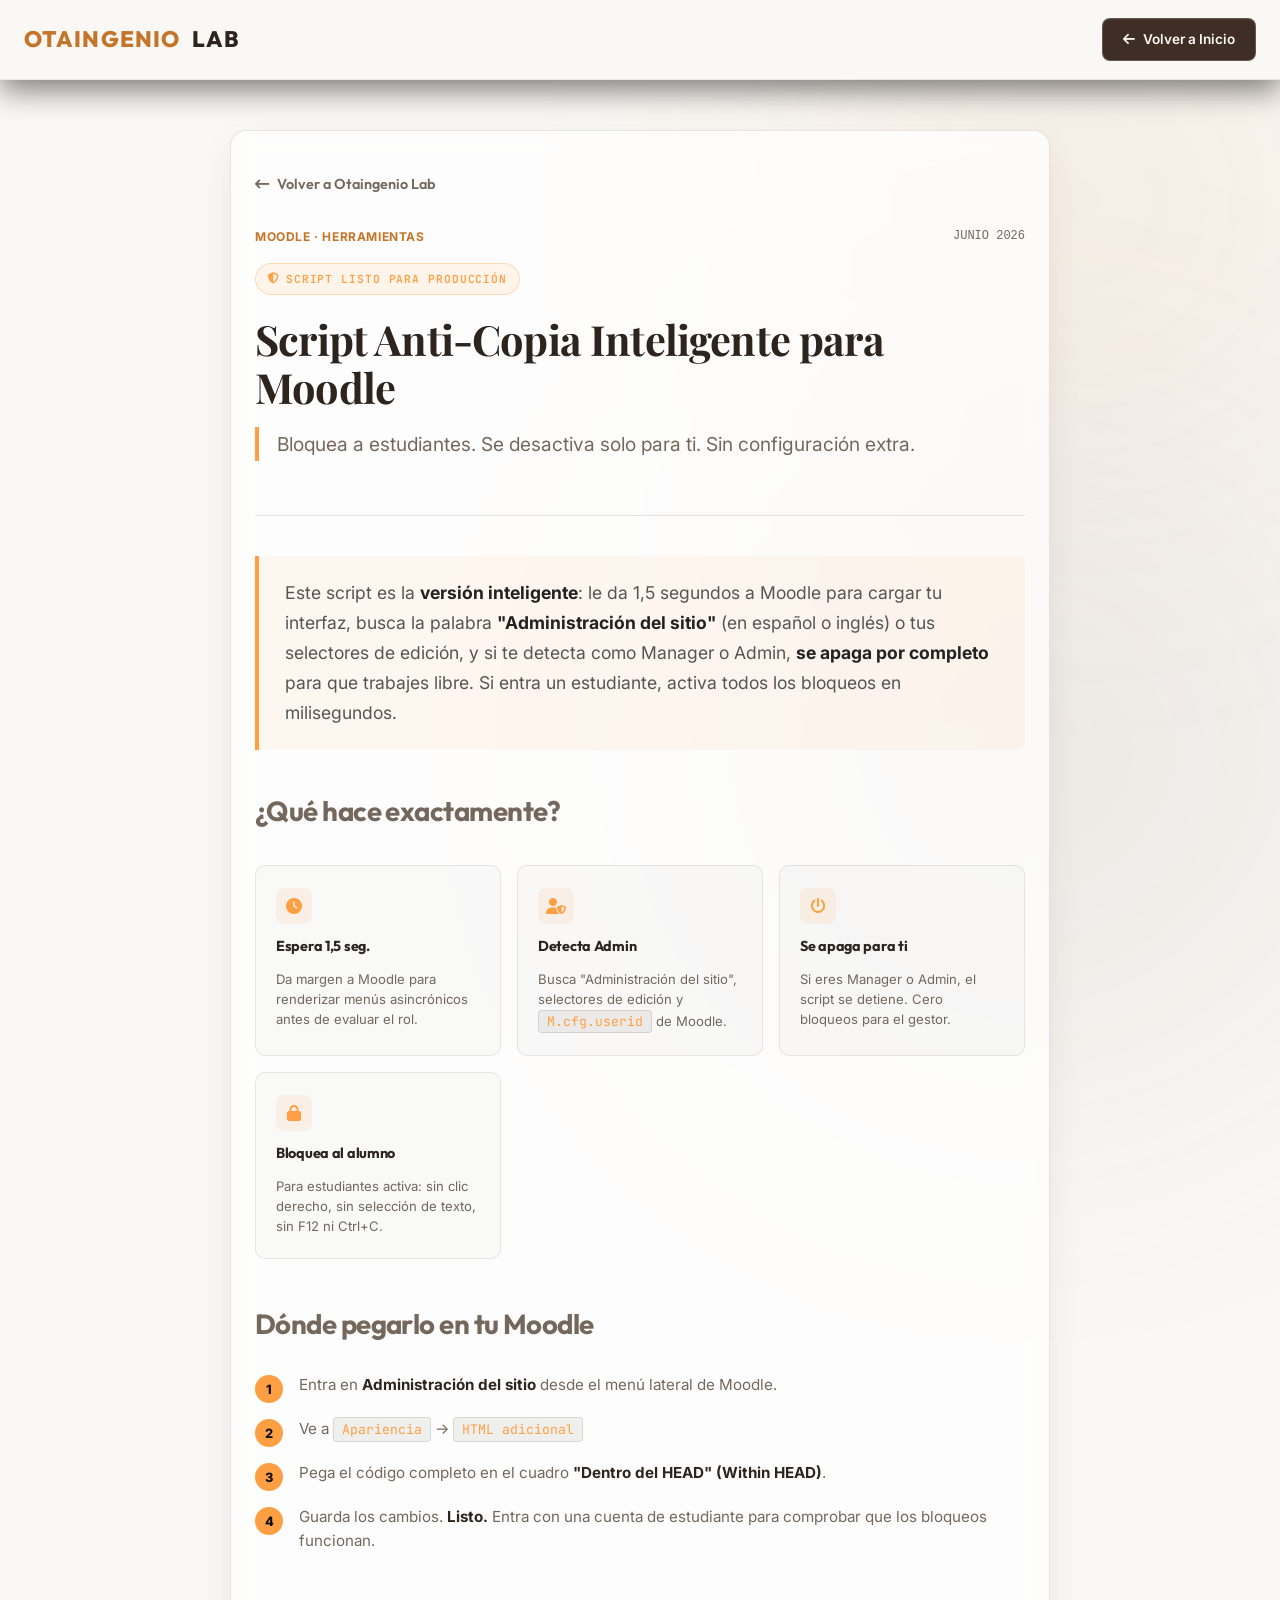
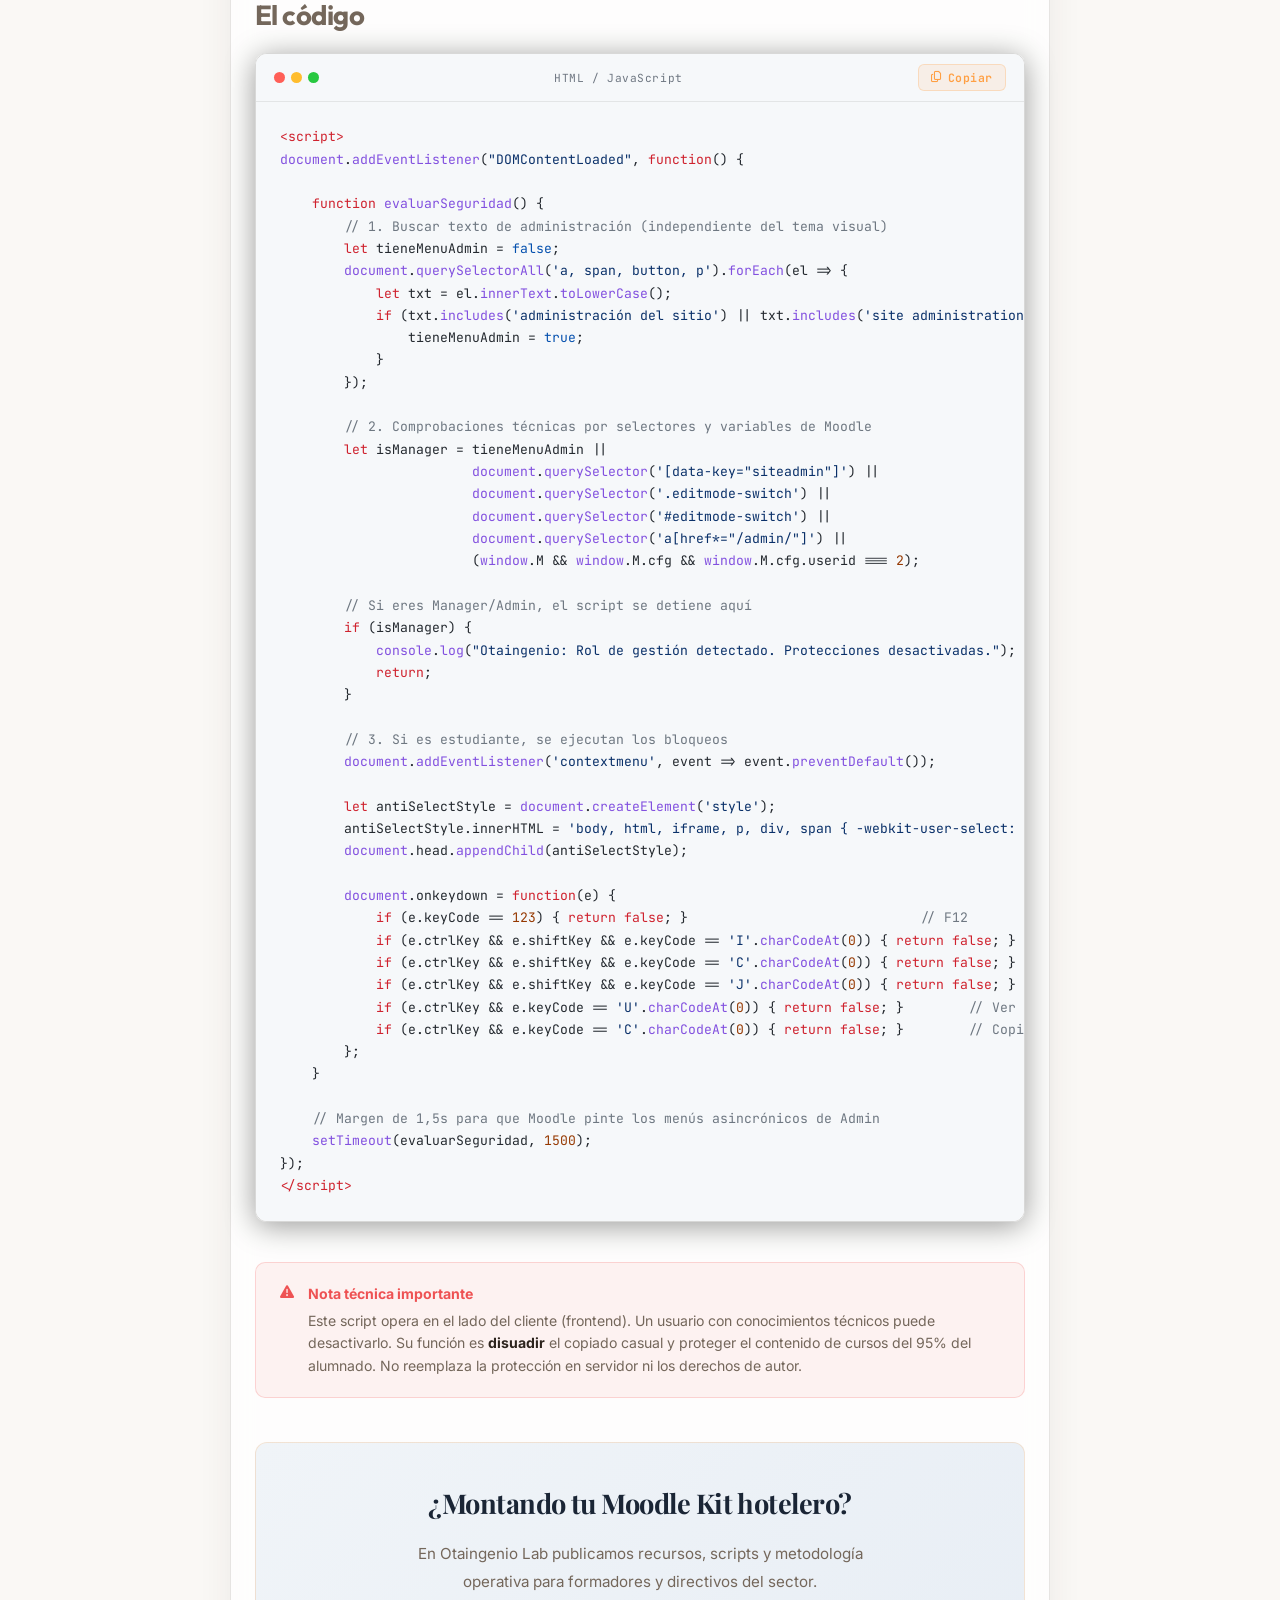
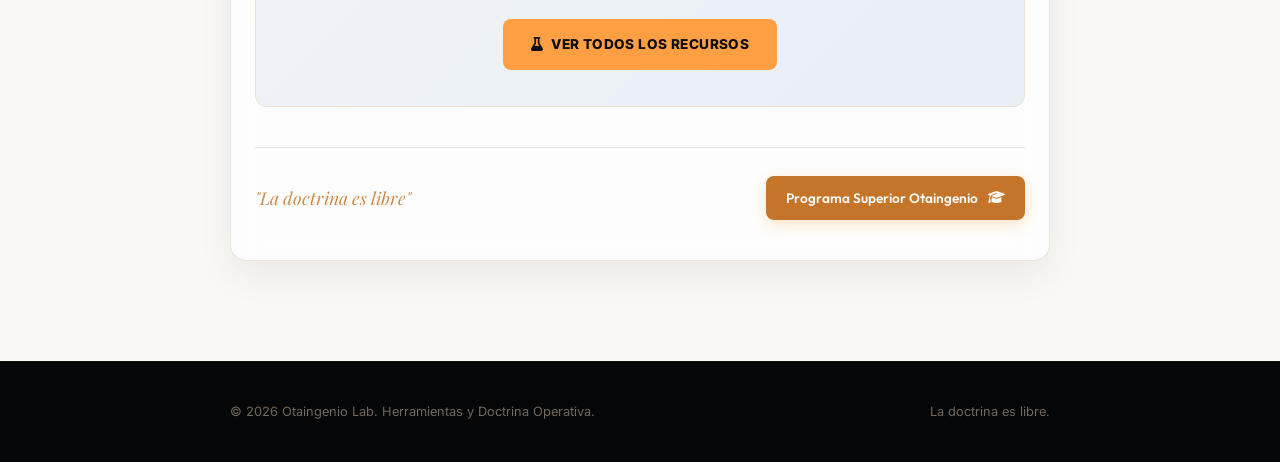
<file: recursos/moodle-anticopia.html>
<!DOCTYPE html>
<html lang="es">
<head>
  <meta charset="UTF-8">
  <meta name="viewport" content="width=device-width, initial-scale=1.0">
  <title>Script Anti-Copia para Moodle (Inteligente) — OTAINGENIO LAB</title>

  <!-- SEO: noindex para página oculta de tráfico directo -->
  <meta name="robots" content="noindex, nofollow">
  <meta name="description" content="Script anti-copia inteligente para Moodle. Se desactiva automáticamente para Managers y Admins. Copia y pega en Administración del sitio > Apariencia > HTML adicional.">

  <!-- Open Graph -->
  <meta property="og:type" content="article">
  <meta property="og:url" content="https://www.otaingenio.es/recursos/moodle-anticopia">
  <meta property="og:title" content="Script Anti-Copia para Moodle (Inteligente) — OTAINGENIO LAB">
  <meta property="og:description" content="Script que bloquea F12, Ctrl+C y menú contextual para estudiantes, y se desactiva solo para ti (Manager/Admin). Listo para pegar en HTML adicional.">
  <meta property="og:image" content="https://www.otaingenio.es/images/og-cover.png">
  <meta property="og:locale" content="es_ES">
  <meta property="og:site_name" content="Otaingenio Lab">

  <!-- Favicon -->
  <link rel="icon" type="image/png" href="/images/favicon.png">
  <link rel="apple-touch-icon" href="/images/favicon.png">

  <!-- Google Fonts -->
  <link rel="preconnect" href="https://fonts.googleapis.com">
  <link rel="preconnect" href="https://fonts.gstatic.com" crossorigin>
  <link href="https://fonts.googleapis.com/css2?family=Inter:wght@300;400;500;600;700&family=Outfit:wght@400;500;600;700;800&family=Playfair+Display:ital,wght@0,500;0,600;0,700;1,400;1,500&family=JetBrains+Mono:wght@400;600&display=swap" rel="stylesheet">

  <!-- Stylesheets -->
  <link rel="stylesheet" href="/styles/main.css">
  <link rel="stylesheet" href="https://cdnjs.cloudflare.com/ajax/libs/font-awesome/6.4.0/css/all.min.css">

  <!-- Google Analytics -->
  <script async src="https://www.googletagmanager.com/gtag/js?id=G-158QYGR870"></script>
  <script>
    window.dataLayer = window.dataLayer || [];
    function gtag(){dataLayer.push(arguments);}
    gtag('js', new Date());
    gtag('config', 'G-158QYGR870');
  </script>

  <style>
    /* ---- PAGE VARS ---- */
    :root {
      --code-bg: #0d1117;
      --code-border: rgba(255, 159, 67, 0.2);
      --code-text: #e6edf3;
      --accent: #ff9f43;
    }

    /* ---- BADGE ---- */
    .badge-pill {
      display: inline-flex;
      align-items: center;
      gap: 6px;
      background: rgba(255, 159, 67, 0.1);
      border: 1px solid rgba(255, 159, 67, 0.3);
      color: var(--accent);
      font-family: 'JetBrains Mono', monospace;
      font-size: 0.7rem;
      font-weight: 600;
      letter-spacing: 0.08em;
      padding: 5px 12px;
      border-radius: 999px;
      margin-bottom: 20px;
      text-transform: uppercase;
    }

    /* ---- INTRO ---- */
    .intro-callout {
      background: rgba(255, 159, 67, 0.06);
      border-left: 4px solid var(--accent);
      border-radius: 0 8px 8px 0;
      padding: 22px 26px;
      font-size: 1.1rem;
      line-height: 1.7;
      margin-bottom: 36px;
      color: var(--color-text-muted, #8a9bb0);
    }
    .intro-callout strong {
      color: var(--color-text, #e6edf3);
    }

    /* ---- HOW IT WORKS GRID ---- */
    .how-grid {
      display: grid;
      grid-template-columns: repeat(auto-fit, minmax(200px, 1fr));
      gap: 16px;
      margin: 30px 0 40px;
    }
    .how-card {
      background: rgba(255,255,255,0.02);
      border: 1px solid rgba(255,255,255,0.07);
      border-radius: 10px;
      padding: 22px 20px;
      display: flex;
      flex-direction: column;
      gap: 10px;
      transition: border-color 0.25s;
    }
    .how-card:hover { border-color: rgba(255,159,67,0.3); }
    .how-icon {
      width: 36px; height: 36px;
      background: rgba(255,159,67,0.1);
      border-radius: 8px;
      display: flex; align-items: center; justify-content: center;
      color: var(--accent);
      font-size: 1rem;
    }
    .how-card h4 {
      font-size: 0.9rem;
      font-weight: 700;
      color: var(--color-text, #e6edf3);
      margin: 0;
    }
    .how-card p {
      font-size: 0.82rem;
      color: var(--color-text-muted, #8a9bb0);
      margin: 0;
      line-height: 1.5;
    }

    /* ---- INSTALL STEPS ---- */
    .install-steps {
      display: flex;
      flex-direction: column;
      gap: 14px;
      margin: 24px 0 36px;
    }
    .install-step {
      display: flex;
      gap: 16px;
      align-items: flex-start;
    }
    .step-num {
      flex-shrink: 0;
      width: 28px; height: 28px;
      background: var(--accent);
      color: #0d0f14;
      border-radius: 50%;
      font-weight: 800;
      font-size: 0.8rem;
      display: flex; align-items: center; justify-content: center;
      margin-top: 2px;
    }
    .install-step p {
      font-size: 0.95rem;
      color: var(--color-text-muted, #8a9bb0);
      margin: 0;
      line-height: 1.6;
    }
    .install-step p strong {
      color: var(--color-text, #e6edf3);
    }
    .path-highlight {
      display: inline-block;
      background: rgba(255,255,255,0.05);
      border: 1px solid rgba(255,255,255,0.1);
      border-radius: 4px;
      padding: 1px 8px;
      font-family: 'JetBrains Mono', monospace;
      font-size: 0.82rem;
      color: var(--accent);
    }

    /* ---- CODE BLOCK ---- */
    .code-wrapper {
      position: relative;
      margin: 10px 0 40px;
      border-radius: 12px;
      overflow: hidden;
      border: 1px solid var(--code-border);
      box-shadow: 0 4px 30px rgba(0,0,0,0.4);
    }
    .code-topbar {
      display: flex;
      align-items: center;
      justify-content: space-between;
      background: #161b22;
      padding: 10px 18px;
      border-bottom: 1px solid rgba(255,255,255,0.06);
    }
    .code-dots {
      display: flex;
      gap: 6px;
    }
    .dot {
      width: 11px; height: 11px;
      border-radius: 50%;
    }
    .dot-red   { background: #ff5f57; }
    .dot-amber { background: #ffbd2e; }
    .dot-green { background: #28c840; }
    .code-lang {
      font-family: 'JetBrains Mono', monospace;
      font-size: 0.7rem;
      color: #6e7681;
      letter-spacing: 0.05em;
    }
    .copy-btn {
      display: flex;
      align-items: center;
      gap: 6px;
      background: rgba(255,159,67,0.1);
      border: 1px solid rgba(255,159,67,0.25);
      color: var(--accent);
      font-family: 'JetBrains Mono', monospace;
      font-size: 0.72rem;
      font-weight: 600;
      padding: 5px 12px;
      border-radius: 6px;
      cursor: pointer;
      transition: all 0.2s ease;
      letter-spacing: 0.05em;
    }
    .copy-btn:hover {
      background: rgba(255,159,67,0.2);
      border-color: rgba(255,159,67,0.5);
    }
    .copy-btn.copied {
      background: rgba(16,172,132,0.15);
      border-color: rgba(16,172,132,0.4);
      color: #10ac84;
    }
    .code-block {
      background: var(--code-bg);
      padding: 24px 24px;
      margin: 0;
      overflow-x: auto;
      font-family: 'JetBrains Mono', monospace;
      font-size: 0.82rem;
      line-height: 1.7;
      color: var(--code-text);
      white-space: pre;
      tab-size: 4;
    }
    /* Syntax highlight manual */
    .t-comment { color: #6e7681; }
    .t-keyword  { color: #ff7b72; }
    .t-func     { color: #d2a8ff; }
    .t-string   { color: #a5d6ff; }
    .t-number   { color: #f2cc60; }
    .t-bool     { color: #79c0ff; }

    /* ---- DISCLAIMER ---- */
    .disclaimer-box {
      background: rgba(238,82,83,0.07);
      border: 1px solid rgba(238,82,83,0.2);
      border-radius: 10px;
      padding: 20px 24px;
      font-size: 0.88rem;
      color: var(--color-text-muted, #8a9bb0);
      line-height: 1.6;
      margin: 36px 0;
      display: flex;
      gap: 14px;
      align-items: flex-start;
    }
    .disclaimer-box i {
      color: #ee5253;
      margin-top: 2px;
      flex-shrink: 0;
    }

    /* ---- CTA ---- */
    .cta-footer-box {
      background: linear-gradient(135deg, #0f1923 0%, #1a2535 100%);
      border: 1px solid rgba(255,159,67,0.2);
      border-radius: 12px;
      padding: 36px;
      text-align: center;
      margin: 44px 0 20px;
    }
    .cta-footer-box h3 {
      color: #fff;
      font-family: var(--font-serif, serif);
      font-size: 1.7rem;
      margin: 0 0 12px;
    }
    .cta-footer-box p {
      color: var(--color-text-muted, #8a9bb0);
      font-size: 0.95rem;
      margin: 0 0 24px;
      max-width: 480px;
      margin-left: auto;
      margin-right: auto;
    }
    .btn-cta-amber {
      display: inline-flex;
      align-items: center;
      gap: 8px;
      background: var(--accent);
      color: #0d0f14;
      font-weight: 800;
      font-size: 0.85rem;
      padding: 13px 28px;
      border-radius: 8px;
      text-decoration: none;
      letter-spacing: 0.03em;
      transition: all 0.2s ease;
      text-transform: uppercase;
    }
    .btn-cta-amber:hover {
      transform: translateY(-2px);
      box-shadow: 0 6px 20px rgba(255,159,67,0.35);
    }

    /* ---- LIGHT THEME overrides ---- */
    .light-theme .code-wrapper  { border-color: rgba(0,0,0,0.15); }
    .light-theme .code-topbar   { background: #f6f8fa; border-color: rgba(0,0,0,0.08); }
    .light-theme .code-block    { background: #f6f8fa; color: #24292f; }
    .light-theme .t-comment     { color: #6e7781; }
    .light-theme .t-keyword     { color: #cf222e; }
    .light-theme .t-func        { color: #8250df; }
    .light-theme .t-string      { color: #0a3069; }
    .light-theme .t-number      { color: #953800; }
    .light-theme .t-bool        { color: #0550ae; }
    .light-theme .how-card      { background: rgba(0,0,0,0.02); border-color: rgba(0,0,0,0.08); }
    .light-theme .intro-callout { background: rgba(255,159,67,0.07); color: #555; }
    .light-theme .intro-callout strong { color: #222; }
    .light-theme .cta-footer-box { background: linear-gradient(135deg, #f0f4f8 0%, #e8eef5 100%); }
    .light-theme .cta-footer-box h3 { color: #1a2535; }
    .light-theme .path-highlight { background: rgba(0,0,0,0.06); border-color: rgba(0,0,0,0.1); }
  </style>
</head>
<body class="light-theme">

  <div class="ambient-glow glow-1"></div>
  <div class="ambient-glow glow-3"></div>

  <!-- Header -->
  <header id="main-header" class="glass-header scrolled">
    <div class="header-container">
      <a href="/" class="brand-logo">
        <span class="logo-accent">OTAINGENIO</span> <span class="logo-light">LAB</span>
      </a>
      <a href="/" class="nav-btn-link">
        <i class="fa-solid fa-arrow-left"></i>
        <span>Volver a Inicio</span>
      </a>
    </div>
  </header>

  <!-- Reading Container -->
  <main class="paper-reading-container glass-card" style="margin-top: 130px;">

    <a href="/" class="back-to-home">
      <i class="fa-solid fa-arrow-left-long"></i> Volver a Otaingenio Lab
    </a>

    <article class="paper-reading-body">
      <header class="paper-reading-header">
        <div class="paper-meta" style="margin-bottom: 12px;">
          <span class="paper-cat">MOODLE · HERRAMIENTAS</span>
          <span class="paper-date font-mono">JUNIO 2026</span>
        </div>
        <div class="badge-pill">
          <i class="fa-solid fa-shield-halved"></i> Script listo para producción
        </div>
        <h1 class="paper-title font-serif" style="font-size: 2.6rem; line-height: 1.15;">
          Script Anti-Copia Inteligente para Moodle
        </h1>
        <p class="paper-subtitle" style="font-size: 1.2rem; border-left: 4px solid var(--accent); padding-left: 18px; margin-top: 16px; color: var(--color-text-muted);">
          Bloquea a estudiantes. Se desactiva solo para ti. Sin configuración extra.
        </p>
      </header>

      <section class="paper-content">

        <div class="intro-callout">
          Este script es la <strong>versión inteligente</strong>: le da 1,5 segundos a Moodle para cargar tu interfaz, 
          busca la palabra <strong>"Administración del sitio"</strong> (en español o inglés) o tus selectores de edición, 
          y si te detecta como Manager o Admin, <strong>se apaga por completo</strong> para que trabajes libre. 
          Si entra un estudiante, activa todos los bloqueos en milisegundos.
        </div>

        <!-- How it works -->
        <h2 style="margin-bottom: 20px;">¿Qué hace exactamente?</h2>
        <div class="how-grid">
          <div class="how-card">
            <div class="how-icon"><i class="fa-solid fa-clock"></i></div>
            <h4>Espera 1,5 seg.</h4>
            <p>Da margen a Moodle para renderizar menús asincrónicos antes de evaluar el rol.</p>
          </div>
          <div class="how-card">
            <div class="how-icon"><i class="fa-solid fa-user-shield"></i></div>
            <h4>Detecta Admin</h4>
            <p>Busca "Administración del sitio", selectores de edición y <span class="path-highlight">M.cfg.userid</span> de Moodle.</p>
          </div>
          <div class="how-card">
            <div class="how-icon"><i class="fa-solid fa-power-off"></i></div>
            <h4>Se apaga para ti</h4>
            <p>Si eres Manager o Admin, el script se detiene. Cero bloqueos para el gestor.</p>
          </div>
          <div class="how-card">
            <div class="how-icon"><i class="fa-solid fa-lock"></i></div>
            <h4>Bloquea al alumno</h4>
            <p>Para estudiantes activa: sin clic derecho, sin selección de texto, sin F12 ni Ctrl+C.</p>
          </div>
        </div>

        <!-- Install steps -->
        <h2 style="margin-bottom: 20px;">Dónde pegarlo en tu Moodle</h2>
        <div class="install-steps">
          <div class="install-step">
            <div class="step-num">1</div>
            <p>Entra en <strong>Administración del sitio</strong> desde el menú lateral de Moodle.</p>
          </div>
          <div class="install-step">
            <div class="step-num">2</div>
            <p>Ve a <span class="path-highlight">Apariencia</span> → <span class="path-highlight">HTML adicional</span></p>
          </div>
          <div class="install-step">
            <div class="step-num">3</div>
            <p>Pega el código completo en el cuadro <strong>"Dentro del HEAD" (Within HEAD)</strong>.</p>
          </div>
          <div class="install-step">
            <div class="step-num">4</div>
            <p>Guarda los cambios. <strong>Listo.</strong> Entra con una cuenta de estudiante para comprobar que los bloqueos funcionan.</p>
          </div>
        </div>

        <!-- Code block -->
        <h2 style="margin-bottom: 14px;">El código</h2>
        <div class="code-wrapper">
          <div class="code-topbar">
            <div class="code-dots">
              <span class="dot dot-red"></span>
              <span class="dot dot-amber"></span>
              <span class="dot dot-green"></span>
            </div>
            <span class="code-lang">HTML / JavaScript</span>
            <button class="copy-btn" id="copy-btn" onclick="copiarCodigo()">
              <i class="fa-regular fa-copy"></i> Copiar
            </button>
          </div>
          <pre class="code-block" id="code-to-copy"><span class="t-keyword">&lt;script&gt;</span>
<span class="t-func">document</span>.<span class="t-func">addEventListener</span>(<span class="t-string">"DOMContentLoaded"</span>, <span class="t-keyword">function</span>() {

    <span class="t-keyword">function</span> <span class="t-func">evaluarSeguridad</span>() {
        <span class="t-comment">// 1. Buscar texto de administración (independiente del tema visual)</span>
        <span class="t-keyword">let</span> tieneMenuAdmin = <span class="t-bool">false</span>;
        <span class="t-func">document</span>.<span class="t-func">querySelectorAll</span>(<span class="t-string">'a, span, button, p'</span>).<span class="t-func">forEach</span>(el =&gt; {
            <span class="t-keyword">let</span> txt = el.<span class="t-func">innerText</span>.<span class="t-func">toLowerCase</span>();
            <span class="t-keyword">if</span> (txt.<span class="t-func">includes</span>(<span class="t-string">'administración del sitio'</span>) || txt.<span class="t-func">includes</span>(<span class="t-string">'site administration'</span>)) {
                tieneMenuAdmin = <span class="t-bool">true</span>;
            }
        });

        <span class="t-comment">// 2. Comprobaciones técnicas por selectores y variables de Moodle</span>
        <span class="t-keyword">let</span> isManager = tieneMenuAdmin ||
                        <span class="t-func">document</span>.<span class="t-func">querySelector</span>(<span class="t-string">'[data-key="siteadmin"]'</span>) ||
                        <span class="t-func">document</span>.<span class="t-func">querySelector</span>(<span class="t-string">'.editmode-switch'</span>) ||
                        <span class="t-func">document</span>.<span class="t-func">querySelector</span>(<span class="t-string">'#editmode-switch'</span>) ||
                        <span class="t-func">document</span>.<span class="t-func">querySelector</span>(<span class="t-string">'a[href*="/admin/"]'</span>) ||
                        (<span class="t-func">window</span>.M &amp;&amp; <span class="t-func">window</span>.M.cfg &amp;&amp; <span class="t-func">window</span>.M.cfg.userid === <span class="t-number">2</span>);

        <span class="t-comment">// Si eres Manager/Admin, el script se detiene aquí</span>
        <span class="t-keyword">if</span> (isManager) {
            <span class="t-func">console</span>.<span class="t-func">log</span>(<span class="t-string">"Otaingenio: Rol de gestión detectado. Protecciones desactivadas."</span>);
            <span class="t-keyword">return</span>;
        }

        <span class="t-comment">// 3. Si es estudiante, se ejecutan los bloqueos</span>
        <span class="t-func">document</span>.<span class="t-func">addEventListener</span>(<span class="t-string">'contextmenu'</span>, event =&gt; event.<span class="t-func">preventDefault</span>());

        <span class="t-keyword">let</span> antiSelectStyle = <span class="t-func">document</span>.<span class="t-func">createElement</span>(<span class="t-string">'style'</span>);
        antiSelectStyle.innerHTML = <span class="t-string">'body, html, iframe, p, div, span { -webkit-user-select: none !important; -moz-user-select: none !important; -ms-user-select: none !important; user-select: none !important; }'</span>;
        <span class="t-func">document</span>.head.<span class="t-func">appendChild</span>(antiSelectStyle);

        <span class="t-func">document</span>.onkeydown = <span class="t-keyword">function</span>(e) {
            <span class="t-keyword">if</span> (e.keyCode == <span class="t-number">123</span>) { <span class="t-keyword">return false</span>; }                             <span class="t-comment">// F12</span>
            <span class="t-keyword">if</span> (e.ctrlKey &amp;&amp; e.shiftKey &amp;&amp; e.keyCode == <span class="t-string">'I'</span>.<span class="t-func">charCodeAt</span>(<span class="t-number">0</span>)) { <span class="t-keyword">return false</span>; }  <span class="t-comment">// DevTools</span>
            <span class="t-keyword">if</span> (e.ctrlKey &amp;&amp; e.shiftKey &amp;&amp; e.keyCode == <span class="t-string">'C'</span>.<span class="t-func">charCodeAt</span>(<span class="t-number">0</span>)) { <span class="t-keyword">return false</span>; }  <span class="t-comment">// Inspect</span>
            <span class="t-keyword">if</span> (e.ctrlKey &amp;&amp; e.shiftKey &amp;&amp; e.keyCode == <span class="t-string">'J'</span>.<span class="t-func">charCodeAt</span>(<span class="t-number">0</span>)) { <span class="t-keyword">return false</span>; }  <span class="t-comment">// Console</span>
            <span class="t-keyword">if</span> (e.ctrlKey &amp;&amp; e.keyCode == <span class="t-string">'U'</span>.<span class="t-func">charCodeAt</span>(<span class="t-number">0</span>)) { <span class="t-keyword">return false</span>; }        <span class="t-comment">// Ver código fuente</span>
            <span class="t-keyword">if</span> (e.ctrlKey &amp;&amp; e.keyCode == <span class="t-string">'C'</span>.<span class="t-func">charCodeAt</span>(<span class="t-number">0</span>)) { <span class="t-keyword">return false</span>; }        <span class="t-comment">// Copiar</span>
        };
    }

    <span class="t-comment">// Margen de 1,5s para que Moodle pinte los menús asincrónicos de Admin</span>
    <span class="t-func">setTimeout</span>(evaluarSeguridad, <span class="t-number">1500</span>);
});
<span class="t-keyword">&lt;/script&gt;</span></pre>
        </div>

        <!-- Disclaimer -->
        <div class="disclaimer-box">
          <i class="fa-solid fa-triangle-exclamation"></i>
          <div>
            <strong style="color: #ee5253; display: block; margin-bottom: 4px;">Nota técnica importante</strong>
            Este script opera en el lado del cliente (frontend). Un usuario con conocimientos técnicos 
            puede desactivarlo. Su función es <strong>disuadir</strong> el copiado casual y proteger el contenido 
            de cursos del 95% del alumnado. No reemplaza la protección en servidor ni los derechos de autor.
          </div>
        </div>

        <!-- CTA -->
        <div class="cta-footer-box">
          <h3>¿Montando tu Moodle Kit hotelero?</h3>
          <p>En Otaingenio Lab publicamos recursos, scripts y metodología operativa para formadores y directivos del sector.</p>
          <a href="/" class="btn-cta-amber">
            <i class="fa-solid fa-flask"></i> Ver todos los recursos
          </a>
        </div>

      </section>

      <footer style="margin-top: 40px; border-top: 1px solid var(--color-border); padding-top: 28px; display: flex; justify-content: space-between; align-items: center; flex-wrap: wrap; gap: 16px;">
        <span class="doctrina-libera-badge font-serif" style="font-size: 1.1rem;">"La doctrina es libre"</span>
        <a href="/#program-section" class="btn-primary" style="padding: 10px 20px; font-size: 0.85rem;">
          <span>Programa Superior Otaingenio</span>
          <i class="fa-solid fa-graduation-cap"></i>
        </a>
      </footer>
    </article>
  </main>

  <!-- Footer -->
  <footer id="main-footer" class="border-t" style="background:#040608; padding: 40px 24px;">
    <div class="footer-container" style="display:flex; justify-content:space-between; max-width:820px; margin:0 auto; font-size:0.8rem; color:var(--color-text-muted);">
      <span>© 2026 Otaingenio Lab. Herramientas y Doctrina Operativa.</span>
      <span>La doctrina es libre.</span>
    </div>
  </footer>

  <script>
    function copiarCodigo() {
      const rawCode = `<script>
document.addEventListener("DOMContentLoaded", function() {

    function evaluarSeguridad() {
        // 1. Buscar texto de administración (independiente del tema visual)
        let tieneMenuAdmin = false;
        document.querySelectorAll('a, span, button, p').forEach(el => {
            let txt = el.innerText.toLowerCase();
            if (txt.includes('administración del sitio') || txt.includes('site administration')) {
                tieneMenuAdmin = true;
            }
        });

        // 2. Comprobaciones técnicas por selectores y variables de Moodle
        let isManager = tieneMenuAdmin ||
                        document.querySelector('[data-key="siteadmin"]') ||
                        document.querySelector('.editmode-switch') ||
                        document.querySelector('#editmode-switch') ||
                        document.querySelector('a[href*="/admin/"]') ||
                        (window.M && window.M.cfg && window.M.cfg.userid === 2);

        // Si eres Manager/Admin, el script se detiene aquí
        if (isManager) {
            console.log("Otaingenio: Rol de gestión detectado. Protecciones desactivadas.");
            return;
        }

        // 3. Si es estudiante, se ejecutan los bloqueos
        document.addEventListener('contextmenu', event => event.preventDefault());

        let antiSelectStyle = document.createElement('style');
        antiSelectStyle.innerHTML = 'body, html, iframe, p, div, span { -webkit-user-select: none !important; -moz-user-select: none !important; -ms-user-select: none !important; user-select: none !important; }';
        document.head.appendChild(antiSelectStyle);

        document.onkeydown = function(e) {
            if (e.keyCode == 123) { return false; }
            if (e.ctrlKey && e.shiftKey && e.keyCode == 'I'.charCodeAt(0)) { return false; }
            if (e.ctrlKey && e.shiftKey && e.keyCode == 'C'.charCodeAt(0)) { return false; }
            if (e.ctrlKey && e.shiftKey && e.keyCode == 'J'.charCodeAt(0)) { return false; }
            if (e.ctrlKey && e.keyCode == 'U'.charCodeAt(0)) { return false; }
            if (e.ctrlKey && e.keyCode == 'C'.charCodeAt(0)) { return false; }
        };
    }

    // Margen de 1,5s para que Moodle pinte los menús asincrónicos de Admin
    setTimeout(evaluarSeguridad, 1500);
});
<\/script>`;

      navigator.clipboard.writeText(rawCode).then(() => {
        const btn = document.getElementById('copy-btn');
        btn.classList.add('copied');
        btn.innerHTML = '<i class="fa-solid fa-check"></i> ¡Copiado!';
        setTimeout(() => {
          btn.classList.remove('copied');
          btn.innerHTML = '<i class="fa-regular fa-copy"></i> Copiar';
        }, 2500);
      }).catch(() => {
        alert('No se pudo copiar automáticamente. Selecciona el código manualmente con Ctrl+A.');
      });
    }
  </script>

</body>
</html>
</file>
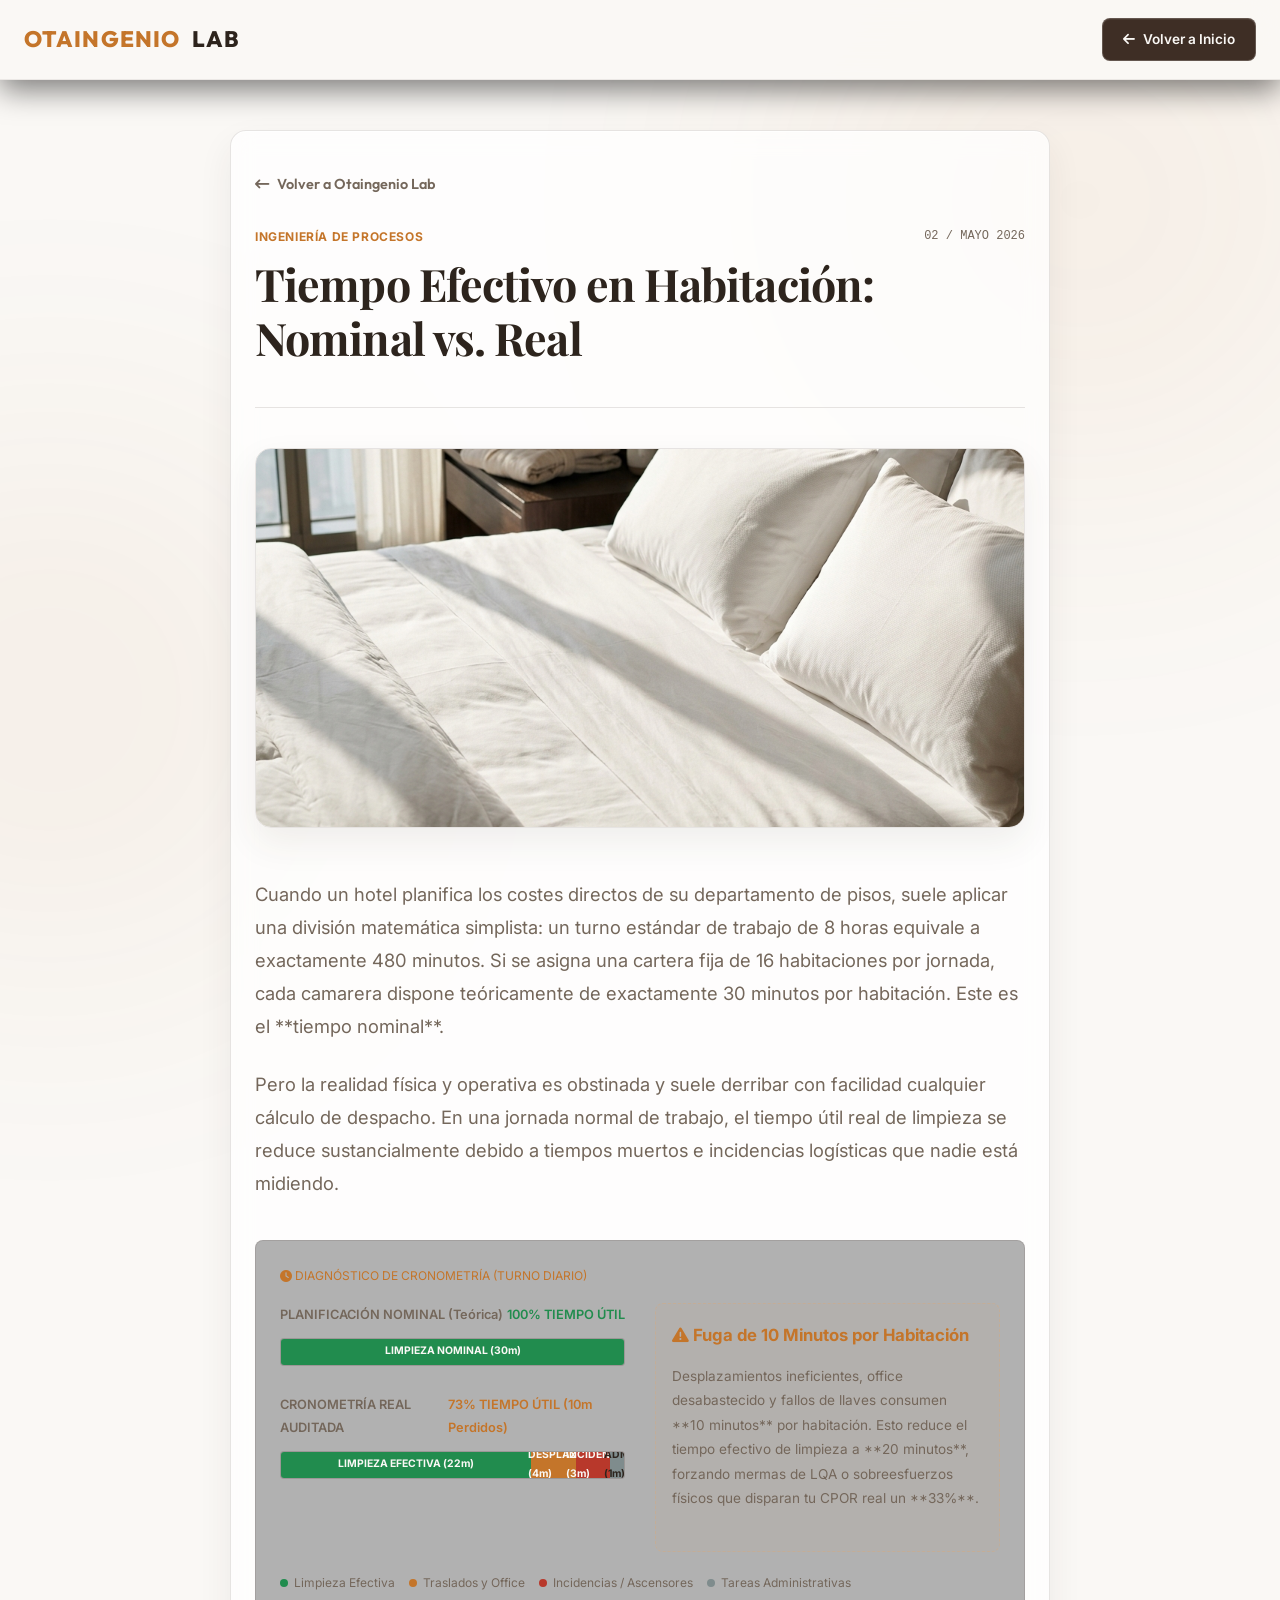
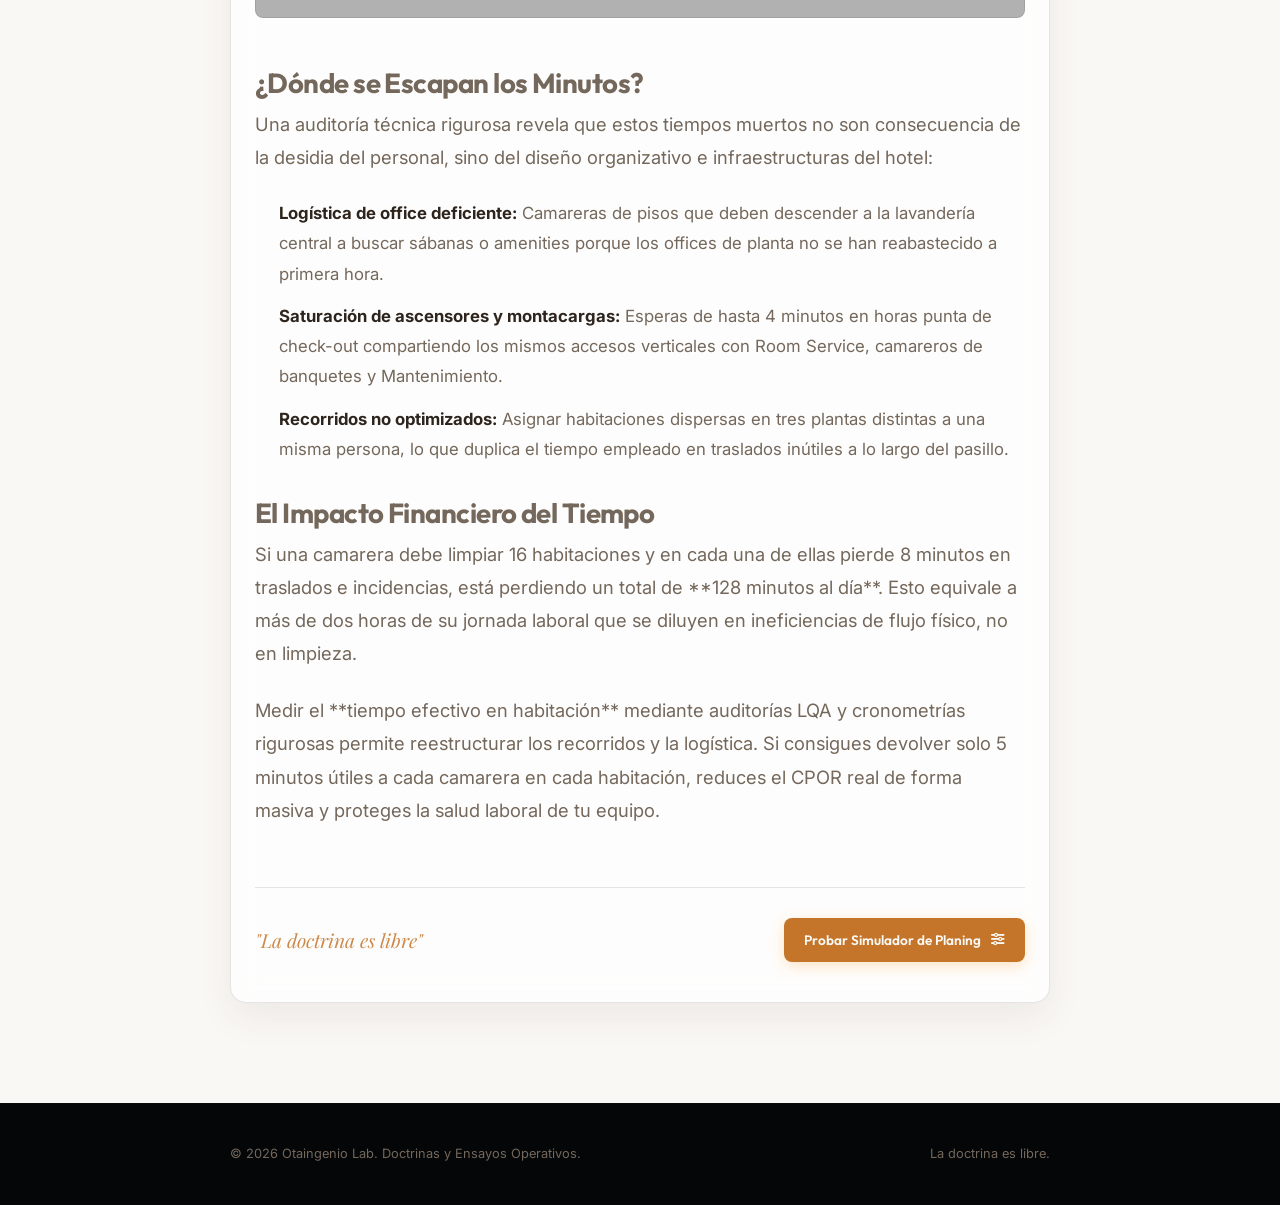
<file: recursos/tiempo-efectivo-en-habitacion.html>
<!DOCTYPE html>
<html lang="es">
<head>
  <meta charset="UTF-8">
  <meta name="viewport" content="width=device-width, initial-scale=1.0">
  <title>Tiempo Efectivo en Habitación: Nominal vs. Real — OTAINGENIO LAB</title>
  
  <!-- SEO Meta Tags -->
  <meta name="description" content="Estudio forense de operaciones hoteleras sobre los tiempos muertos no medidos (traslados, office y esperas) que disparan el CPOR real.">
  
  <!-- Canonical URL -->
  <link rel="canonical" href="https://www.otaingenio.es/recursos/tiempo-efectivo-habitacion">
  
  <!-- Robots -->
  <meta name="robots" content="index, follow">
  
  <!-- Open Graph -->
  <meta property="og:type" content="article">
  <meta property="og:url" content="https://www.otaingenio.es/recursos/tiempo-efectivo-habitacion">
  <meta property="og:title" content="Tiempo Efectivo en Habitación: Nominal vs. Real — OTAINGENIO LAB">
  <meta property="og:description" content="Estudio forense de operaciones hoteleras sobre los tiempos muertos no medidos (traslados, office y esperas) que disparan el CPOR real.">
  <meta property="og:image" content="https://www.otaingenio.es/images/og-cover.png">
  <meta property="og:locale" content="es_ES">
  <meta property="og:site_name" content="Otaingenio Lab">
  
  <!-- Twitter Card -->
  <meta name="twitter:card" content="summary_large_image">
  <meta name="twitter:title" content="Tiempo Efectivo en Habitación: Nominal vs. Real — OTAINGENIO LAB">
  <meta name="twitter:description" content="Estudio forense de operaciones hoteleras sobre los tiempos muertos no medidos (traslados, office y esperas) que disparan el CPOR real.">
  <meta name="twitter:image" content="https://www.otaingenio.es/images/og-cover.png">
  
  <!-- Favicon -->
  <link rel="icon" type="image/png" href="../images/favicon.png">
  <link rel="apple-touch-icon" href="../images/favicon.png">
  
  <!-- Google Fonts -->
  <link rel="preconnect" href="https://fonts.googleapis.com">
  <link rel="preconnect" href="https://fonts.gstatic.com" crossorigin>
  <link href="https://fonts.googleapis.com/css2?family=Inter:wght@300;400;500;600;700&family=Outfit:wght@400;500;600;700;800&family=Playfair+Display:ital,wght@0,500;0,600;0,700;1,400;1,500&display=swap" rel="stylesheet">
  
  <!-- Stylesheets -->
  <link rel="stylesheet" href="../styles/main.css">
  <link rel="preconnect" href="https://cdnjs.cloudflare.com">
  <link rel="stylesheet" href="https://cdnjs.cloudflare.com/ajax/libs/font-awesome/6.4.0/css/all.min.css">
  
  <!-- Google Analytics -->
  <script async src="https://www.googletagmanager.com/gtag/js?id=G-158QYGR870"></script>
  <script>
    window.dataLayer = window.dataLayer || [];
    function gtag(){dataLayer.push(arguments);}
    gtag('js', new Date());
    gtag('config', 'G-158QYGR870');
  </script>
</head>
<body class="light-theme">

  <!-- Ambient background glow -->
  <div class="ambient-glow glow-2"></div>
  <div class="ambient-glow glow-1"></div>

  <!-- Header -->
  <header id="main-header" class="glass-header scrolled">
    <div class="header-container">
      <a href="../index.html" class="brand-logo">
        <span class="logo-accent">OTAINGENIO</span> <span class="logo-light">LAB</span>
      </a>
      <a href="../index.html" class="nav-btn-link">
        <i class="fa-solid fa-arrow-left"></i>
        <span>Volver a Inicio</span>
      </a>
    </div>
  </header>

  <!-- Reading Container -->
  <main class="paper-reading-container glass-card" style="margin-top: 130px;">
    
    <a href="../index.html" class="back-to-home">
      <i class="fa-solid fa-arrow-left-long"></i> Volver a Otaingenio Lab
    </a>

    <article class="paper-reading-body">
      <header class="paper-reading-header">
        <div class="paper-meta" style="margin-bottom: 10px;">
          <span class="paper-cat">INGENIERÍA DE PROCESOS</span>
          <span class="paper-date font-mono">02 / MAYO 2026</span>
        </div>
        <h1 class="paper-title font-serif" style="font-size: 2.8rem; line-height: 1.2;">Tiempo Efectivo en Habitación: Nominal vs. Real</h1>
      </header>

      <img src="../images/luxury_bed_detail.png" alt="Detalle de Habitación de Lujo" class="paper-opening-img" loading="lazy">

      <section class="paper-content">
        <p>Cuando un hotel planifica los costes directos de su departamento de pisos, suele aplicar una división matemática simplista: un turno estándar de trabajo de 8 horas equivale a exactamente 480 minutos. Si se asigna una cartera fija de 16 habitaciones por jornada, cada camarera dispone teóricamente de exactamente 30 minutos por habitación. Este es el **tiempo nominal**.</p>
        
        <p>Pero la realidad física y operativa es obstinada y suele derribar con facilidad cualquier cálculo de despacho. En una jornada normal de trabajo, el tiempo útil real de limpieza se reduce sustancialmente debido a tiempos muertos e incidencias logísticas que nadie está midiendo.</p>
        
        <!-- Embedded Interactive Cronometer Widget -->
        <div class="interactive-article-widget" style="margin: 40px 0;">
          <span class="widget-label"><i class="fa-solid fa-clock"></i> Diagnóstico de Cronometría (Turno Diario)</span>
          <div class="chrono-widget-grid">
            <div class="chrono-bar-group">
              <div class="chrono-header-info">
                <span>PLANIFICACIÓN NOMINAL (Teórica)</span>
                <span class="text-green">100% TIEMPO ÚTIL</span>
              </div>
              <div class="chrono-timeline">
                <div class="chrono-segment limpieza" style="width: 100%" title="Limpieza activa: 30 min (100%)">LIMPIEZA NOMINAL (30m)</div>
              </div>
              
              <div class="chrono-header-info" style="margin-top: 15px;">
                <span>CRONOMETRÍA REAL AUDITADA</span>
                <span class="text-amber">73% TIEMPO ÚTIL (10m Perdidos)</span>
              </div>
              <div class="chrono-timeline">
                <div class="chrono-segment limpieza" style="width: 73%" title="Limpieza activa: 22 min (73%)">LIMPIEZA EFECTIVA (22m)</div>
                <div class="chrono-segment traslados" style="width: 13%" title="Desplazamientos y walks: 4 min (13%)">DESPLAZ. (4m)</div>
                <div class="chrono-segment esperas" style="width: 10%" title="Esperas y keycards: 3 min (10%)">INCIDENC. (3m)</div>
                <div class="chrono-segment administrativo" style="width: 4%" title="Partes y gestión: 1 min (4%)">ADM (1m)</div>
              </div>
            </div>

            <div class="chrono-widget-comparison">
              <span class="chrono-comparison-title text-amber" style="font-size:1.05rem; font-weight:700;"><i class="fa-solid fa-triangle-exclamation"></i> Fuga de 10 Minutos por Habitación</span>
              <p class="chrono-comparison-desc" style="font-size:0.85rem; margin-top:8px;">
                Desplazamientos ineficientes, office desabastecido y fallos de llaves consumen **10 minutos** por habitación. Esto reduce el tiempo efectivo de limpieza a **20 minutos**, forzando mermas de LQA o sobreesfuerzos físicos que disparan tu CPOR real un **33%**.
              </p>
            </div>
          </div>
          
          <div class="chrono-legend" style="margin-top:20px;">
            <div class="legend-item"><span class="legend-dot green"></span><span>Limpieza Efectiva</span></div>
            <div class="legend-item"><span class="legend-dot amber"></span><span>Traslados y Office</span></div>
            <div class="legend-item"><span class="legend-dot red"></span><span>Incidencias / Ascensores</span></div>
            <div class="legend-item"><span class="legend-dot grey"></span><span>Tareas Administrativas</span></div>
          </div>
        </div>

        <h2>¿Dónde se Escapan los Minutos?</h2>
        <p>Una auditoría técnica rigurosa revela que estos tiempos muertos no son consecuencia de la desidia del personal, sino del diseño organizativo e infraestructuras del hotel:</p>
        
        <ul>
          <li><strong>Logística de office deficiente:</strong> Camareras de pisos que deben descender a la lavandería central a buscar sábanas o amenities porque los offices de planta no se han reabastecido a primera hora.</li>
          <li><strong>Saturación de ascensores y montacargas:</strong> Esperas de hasta 4 minutos en horas punta de check-out compartiendo los mismos accesos verticales con Room Service, camareros de banquetes y Mantenimiento.</li>
          <li><strong>Recorridos no optimizados:</strong> Asignar habitaciones dispersas en tres plantas distintas a una misma persona, lo que duplica el tiempo empleado en traslados inútiles a lo largo del pasillo.</li>
        </ul>
        
        <h2>El Impacto Financiero del Tiempo</h2>
        <p>Si una camarera debe limpiar 16 habitaciones y en cada una de ellas pierde 8 minutos en traslados e incidencias, está perdiendo un total de **128 minutos al día**. Esto equivale a más de dos horas de su jornada laboral que se diluyen en ineficiencias de flujo físico, no en limpieza.</p>
        
        <p>Medir el **tiempo efectivo en habitación** mediante auditorías LQA y cronometrías rigurosas permite reestructurar los recorridos y la logística. Si consigues devolver solo 5 minutos útiles a cada camarera en cada habitación, reduces el CPOR real de forma masiva y proteges la salud laboral de tu equipo.</p>
      </section>

      <footer style="margin-top: 60px; border-top: 1px solid var(--color-border); padding-top: 30px; display: flex; justify-content: space-between; align-items: center;">
        <span class="doctrina-libera-badge font-serif" style="font-size: 1.2rem;">"La doctrina es libre"</span>
        <a href="../index.html#simulator-section" class="btn-primary" style="padding: 10px 20px; font-size: 0.85rem;">
          <span>Probar Simulador de Planing</span>
          <i class="fa-solid fa-sliders"></i>
        </a>
      </footer>
    </article>
  </main>

  <!-- Footer -->
  <footer id="main-footer" class="border-t" style="background:#040608; padding: 40px 24px;">
    <div class="footer-container" style="display:flex; justify-content:space-between; max-width:820px; margin:0 auto; font-size:0.8rem; color:var(--color-text-muted);">
      <span>© 2026 Otaingenio Lab. Doctrinas y Ensayos Operativos.</span>
      <span>La doctrina es libre.</span>
    </div>
  </footer>
  <!-- Structured Data: Article -->
  <script type="application/ld+json">
  {
    "@context": "https://schema.org",
    "@type": "Article",
    "headline": "Tiempo Efectivo en Habitación: Nominal vs. Real",
    "description": "Estudio forense de operaciones hoteleras sobre los tiempos muertos no medidos (traslados, office y esperas) que disparan el CPOR real.",
    "image": "https://www.otaingenio.es/images/og-cover.png",
    "author": {
      "@type": "Organization",
      "name": "Otaingenio Lab"
    },
    "publisher": {
      "@type": "Organization",
      "name": "Otaingenio Lab",
      "logo": {
        "@type": "ImageObject",
        "url": "https://www.otaingenio.es/images/logo.png"
      }
    },
    "datePublished": "2026-05-01",
    "mainEntityOfPage": {
      "@type": "WebPage",
      "@id": "https://www.otaingenio.es/recursos/tiempo-efectivo-habitacion"
    }
  }
  </script>
</body>
</html>
</file>
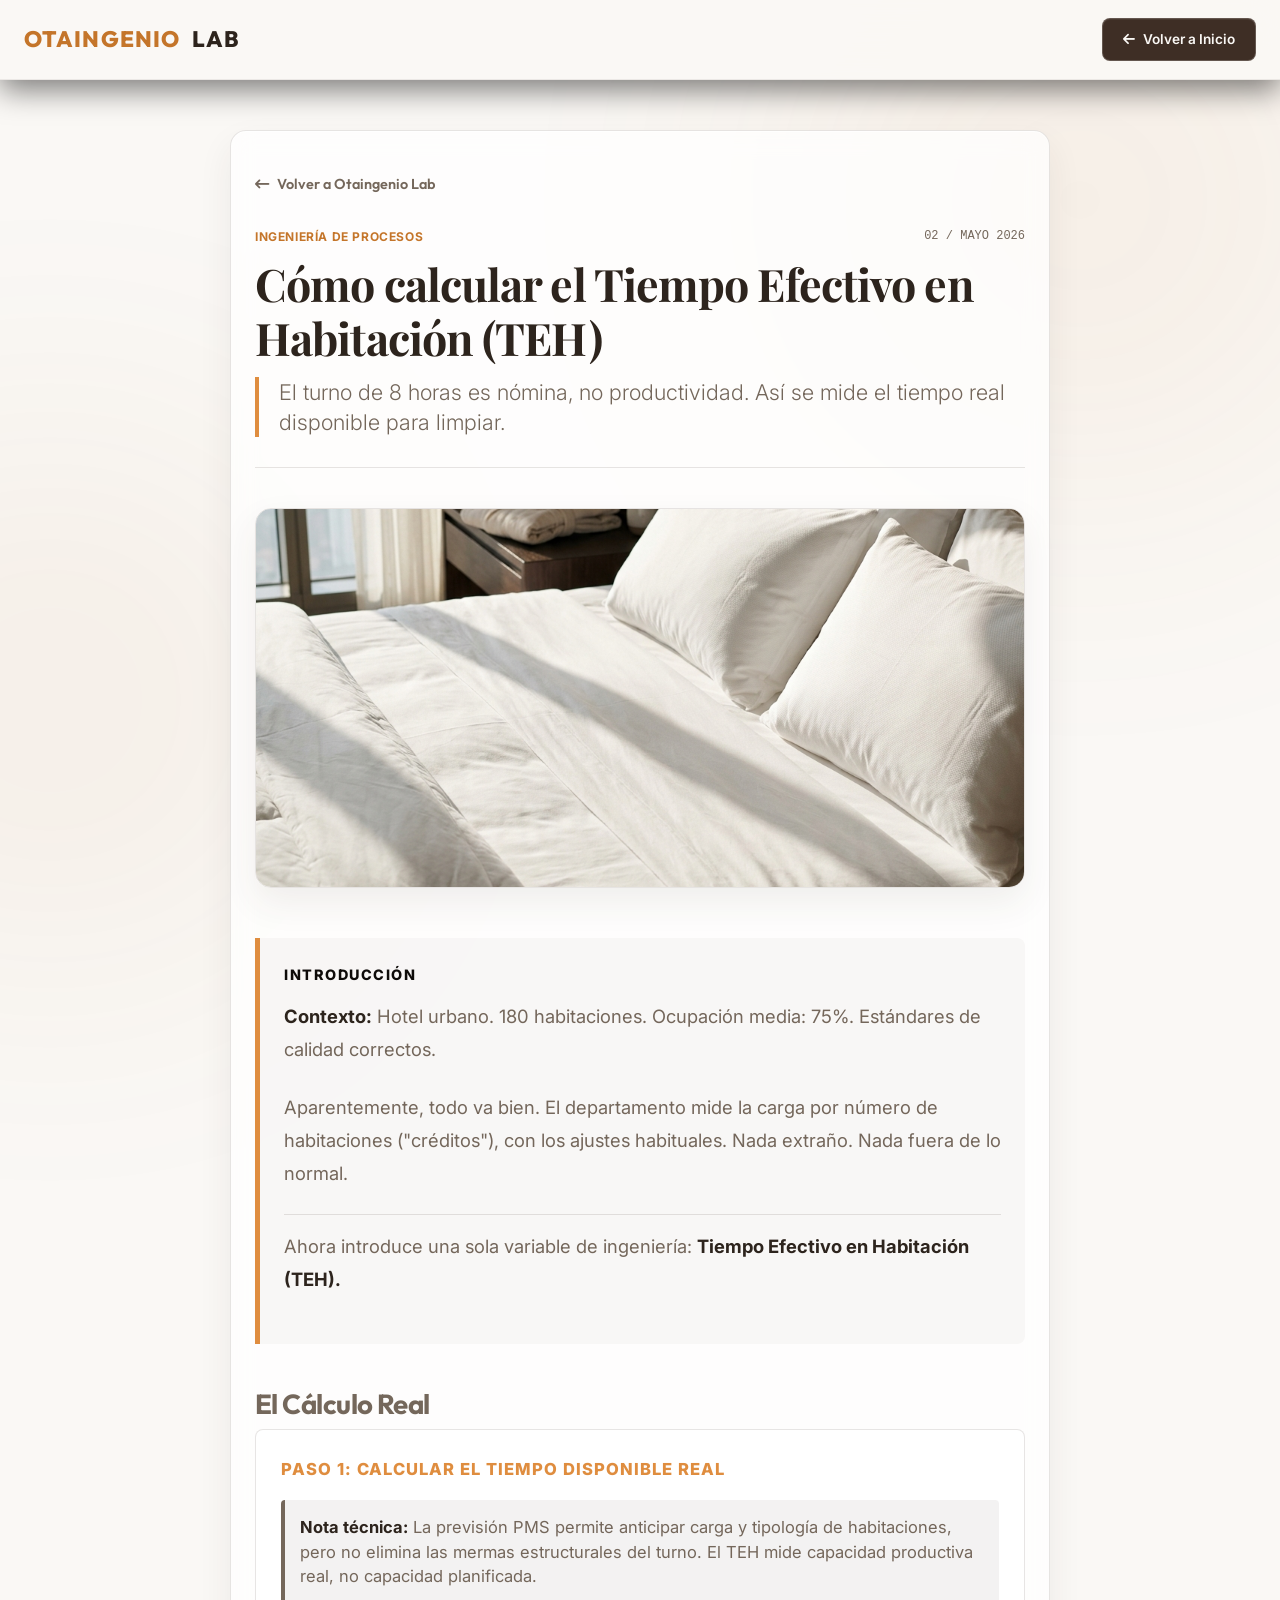
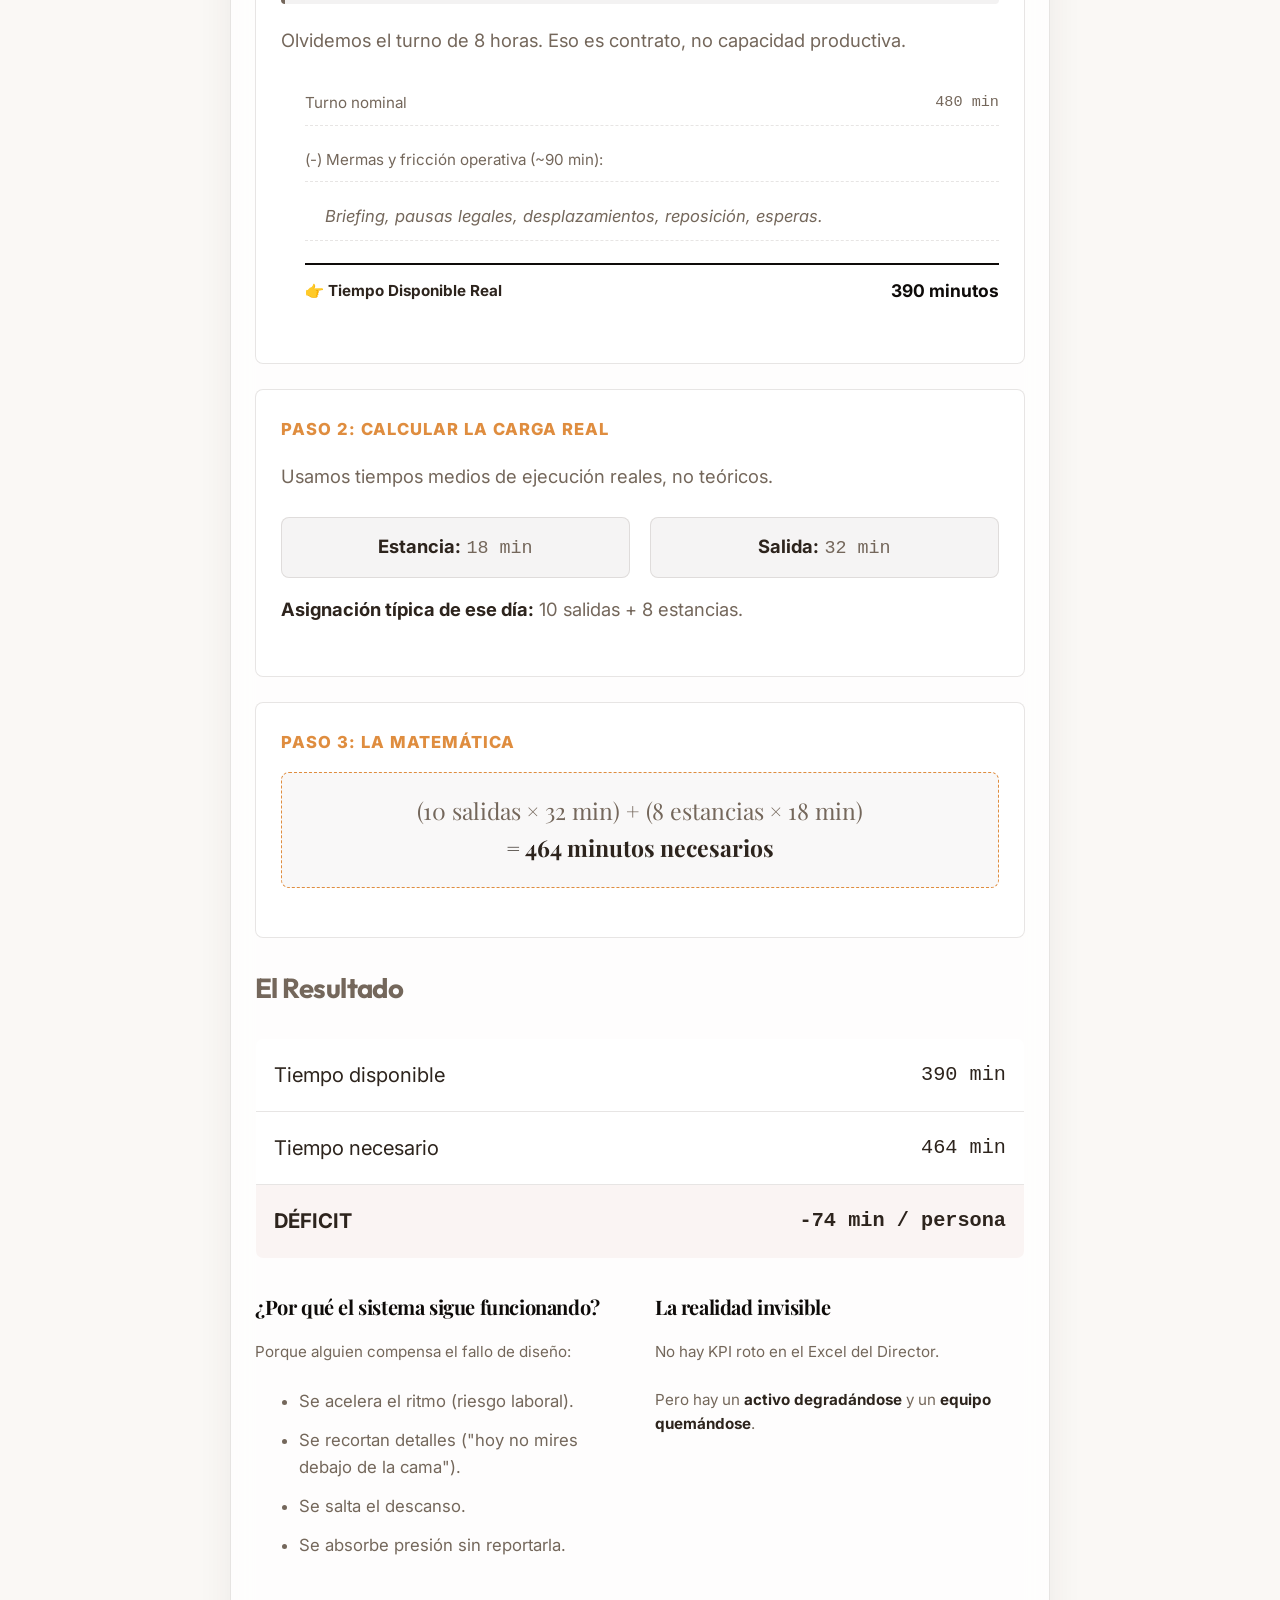
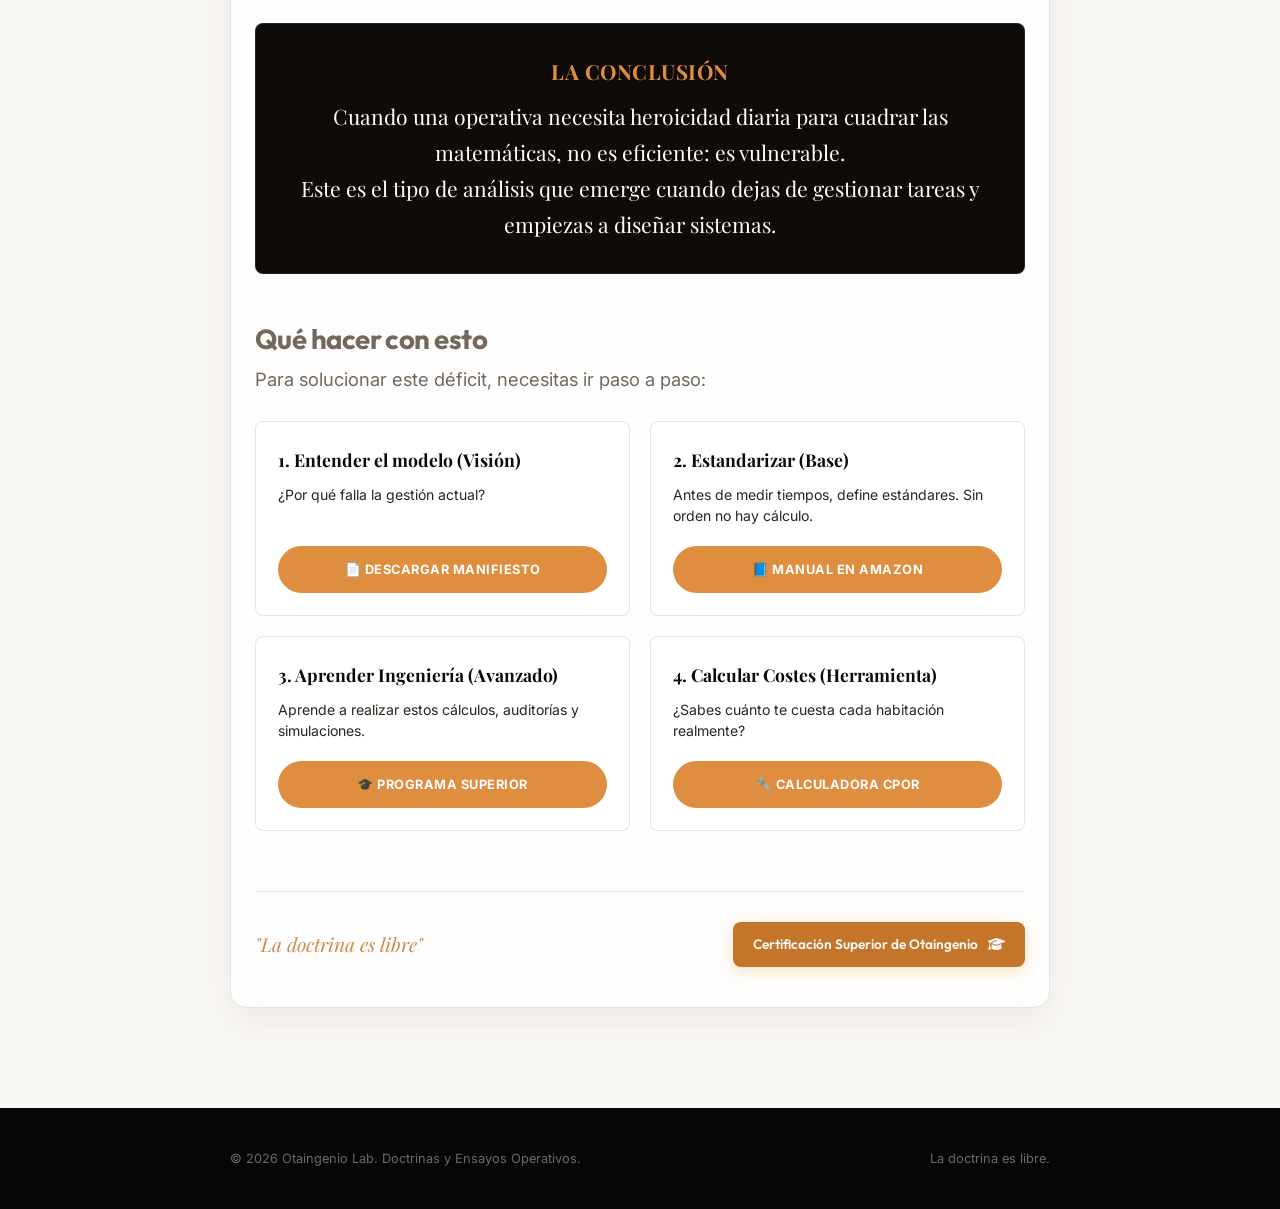
<file: recursos/tiempo-efectivo-habitacion.html>
<!DOCTYPE html>
<html lang="es">
<head>
  <meta charset="UTF-8">
  <meta name="viewport" content="width=device-width, initial-scale=1.0">
  <title>Cómo calcular el Tiempo Efectivo en Habitación (TEH) — OTAINGENIO LAB</title>
  
  <!-- SEO Meta Tags -->
  <meta name="description" content="Aprende a calcular el Tiempo Efectivo en Habitación (TEH) en Housekeeping. Este caso práctico demuestra con números reales por qué el turno de 8 horas no refleja la productividad real de tu equipo.">
  
  <!-- Canonical URL -->
  <link rel="canonical" href="https://www.otaingenio.es/recursos/tiempo-efectivo-habitacion">
  
  <!-- Robots -->
  <meta name="robots" content="index, follow">
  
  <!-- Open Graph -->
  <meta property="og:type" content="article">
  <meta property="og:url" content="https://www.otaingenio.es/recursos/tiempo-efectivo-habitacion">
  <meta property="og:title" content="Cómo calcular el Tiempo Efectivo en Habitación (TEH) — OTAINGENIO LAB">
  <meta property="og:description" content="Aprende a calcular el Tiempo Efectivo en Habitación (TEH) en Housekeeping. Este caso práctico demuestra con números reales por qué el turno de 8 horas no refleja la productividad real de tu equipo.">
  <meta property="og:image" content="/images/og-cover.png">
  <meta property="og:locale" content="es_ES">
  <meta property="og:site_name" content="Otaingenio Lab">
  
  <!-- Twitter Card -->
  <meta name="twitter:card" content="summary_large_image">
  <meta name="twitter:title" content="Cómo calcular el Tiempo Efectivo en Habitación (TEH) — OTAINGENIO LAB">
  <meta name="twitter:description" content="Aprende a calcular el Tiempo Efectivo en Habitación (TEH) en Housekeeping. Este caso práctico demuestra con números reales por qué el turno de 8 horas no refleja la productividad real de tu equipo.">
  <meta name="twitter:image" content="/images/og-cover.png">
  
  <!-- Favicon -->
  <link rel="icon" type="image/png" href="/images/favicon.png">
  <link rel="apple-touch-icon" href="/images/favicon.png">
  
  <!-- Google Fonts -->
  <link rel="preconnect" href="https://fonts.googleapis.com">
  <link rel="preconnect" href="https://fonts.gstatic.com" crossorigin>
  <link href="https://fonts.googleapis.com/css2?family=Inter:wght@300;400;500;600;700&family=Outfit:wght@400;500;600;700;800&family=Playfair+Display:ital,wght@0,500;0,600;0,700;1,400;1,500&display=swap" rel="stylesheet">
  
  <!-- Stylesheets -->
  <link rel="stylesheet" href="/styles/main.css">
  <link rel="preconnect" href="https://cdnjs.cloudflare.com">
  <link rel="stylesheet" href="https://cdnjs.cloudflare.com/ajax/libs/font-awesome/6.4.0/css/all.min.css">
  
  <!-- Google Analytics -->
  <script async src="https://www.googletagmanager.com/gtag/js?id=G-158QYGR870"></script>
  <script>
    window.dataLayer = window.dataLayer || [];
    function gtag(){dataLayer.push(arguments);}
    gtag('js', new Date());
    gtag('config', 'G-158QYGR870');
  </script>

  <style>
    /* --- CUSTOM VARIABLES FOR THIS PAPER --- */
    :root {
      --primary-color: var(--color-bg-deep, #3e2e25);
      --accent-color: var(--color-amber, #c4752a);
      --danger-color: #b23b3b;
      --bg-light: #fbf9f6;
      --border-radius: 8px;
    }

    .paper-subtitle {
      font-size: 1.35rem;
      color: var(--color-text-muted, #7e6c61);
      margin-top: 10px;
      font-weight: 300;
      border-left: 4px solid var(--accent-color);
      padding-left: 20px;
      line-height: 1.4;
    }

    /* --- INTRODUCCIÓN --- */
    .intro-box {
      background-color: rgba(62, 46, 37, 0.03);
      padding: 24px;
      border-left: 5px solid var(--accent-color);
      border-radius: 0 var(--border-radius) var(--border-radius) 0;
      margin-bottom: 35px;
    }

    .intro-box h3 {
      font-family: var(--font-sans), sans-serif;
      font-size: 0.9rem;
      letter-spacing: 1.5px;
      text-transform: uppercase;
      color: var(--primary-color);
      margin-top: 0;
      margin-bottom: 12px;
      font-weight: 800;
    }

    /* --- NOTA TÉCNICA --- */
    .technical-note {
      background-color: rgba(62, 46, 37, 0.06);
      border-left: 4px solid var(--color-text-muted, #7e6c61);
      padding: 15px;
      font-size: 0.9em;
      color: var(--color-text-muted);
      margin-bottom: 20px;
      border-radius: 4px;
      line-height: 1.5;
    }

    /* --- CONTENEDORES DE PASOS --- */
    .step-container {
      border: 1px solid var(--color-border, rgba(62, 46, 37, 0.1));
      border-radius: var(--border-radius);
      padding: 25px;
      margin-bottom: 25px;
      background: var(--color-bg-card, rgba(255, 255, 255, 0.5));
      backdrop-filter: blur(8px);
      box-shadow: var(--shadow-sm);
    }

    .step-header {
      font-weight: 800;
      color: var(--accent-color);
      text-transform: uppercase;
      letter-spacing: 1px;
      font-size: 0.9em;
      margin-bottom: 15px;
      display: block;
      font-family: var(--font-mono), monospace;
    }

    .calc-list {
      list-style: none;
      padding: 0;
      margin: 0;
    }

    .calc-list li {
      padding: 8px 0;
      border-bottom: 1px dashed var(--color-border, rgba(62, 46, 37, 0.1));
      display: flex;
      justify-content: space-between;
      align-items: center;
      font-size: 0.95rem;
    }

    .calc-list li:last-child {
      border-bottom: none;
    }

    .highlight-number {
      font-weight: bold;
      color: var(--primary-color);
      font-size: 1.15em;
      font-family: var(--font-mono), monospace;
    }

    /* --- TABLA DE RESULTADOS --- */
    .result-table {
      width: 100%;
      border-collapse: collapse;
      margin: 25px 0;
      font-size: 1.1em;
      border: 1px solid var(--color-border, rgba(62, 46, 37, 0.1));
      border-radius: var(--border-radius);
      overflow: hidden;
      box-shadow: var(--shadow-sm);
    }

    .result-table td {
      padding: 18px;
      border-bottom: 1px solid var(--color-border, rgba(62, 46, 37, 0.08));
      background: var(--color-bg-card, rgba(255, 255, 255, 0.4));
      color: var(--color-text);
    }

    .result-table tr:last-child td {
      border-bottom: none;
      font-weight: bold;
      background-color: rgba(178, 59, 59, 0.05); /* Fondo rojo muy suave */
    }

    .deficit-text {
      color: var(--danger-color);
      font-weight: 800;
    }

    /* --- GRID DE ANÁLISIS --- */
    .analysis-grid {
      display: grid;
      grid-template-columns: 1fr 1fr;
      gap: 30px;
      margin-top: 30px;
      margin-bottom: 30px;
    }

    .analysis-grid h3 {
      font-family: var(--font-serif), serif;
      color: var(--primary-color);
      font-size: 1.25rem;
      margin-top: 0;
      margin-bottom: 15px;
    }

    .analysis-grid p {
      font-size: 0.95rem;
      line-height: 1.6;
    }

    /* --- CAJA DE CONCLUSIÓN --- */
    .conclusion-box {
      background-color: var(--primary-color);
      color: #ffffff !important;
      padding: 30px;
      border-radius: var(--border-radius);
      text-align: center;
      margin: 40px 0;
      font-size: 1.15em;
      line-height: 1.7;
      box-shadow: var(--shadow-md);
      font-family: var(--font-serif), serif;
      border: 1px solid rgba(255, 255, 255, 0.1);
    }

    .conclusion-box strong {
      color: var(--accent-color, #c4752a) !important;
      font-size: 1.3rem;
      letter-spacing: 0.5px;
      text-transform: uppercase;
      display: inline-block;
      margin-bottom: 10px;
    }

    /* --- GRID DE ACCIONES (QUÉ HACER) --- */
    .action-grid {
      display: grid;
      grid-template-columns: 1fr 1fr;
      gap: 20px;
      margin-top: 25px;
      margin-bottom: 40px;
    }

    .action-card {
      border: 1px solid var(--color-border, rgba(62, 46, 37, 0.1));
      border-radius: var(--border-radius);
      padding: 22px;
      transition: all 0.3s ease;
      display: flex;
      flex-direction: column;
      justify-content: space-between;
      background: var(--color-bg-card, rgba(255, 255, 255, 0.5));
      backdrop-filter: blur(8px);
      box-shadow: var(--shadow-sm);
    }

    .action-card:hover {
      transform: translateY(-5px);
      box-shadow: var(--shadow-md);
      border-color: var(--accent-color);
      background: rgba(255, 255, 255, 0.8);
    }

    .action-title {
      font-weight: 700;
      color: var(--primary-color);
      margin-bottom: 8px;
      display: block;
      font-family: var(--font-serif), serif;
      font-size: 1.1rem;
    }

    .action-card p {
      font-size: 0.88rem;
      color: var(--color-text);
      line-height: 1.5;
      margin: 0;
    }

    .action-link {
      text-decoration: none;
      color: white !important;
      background-color: var(--accent-color);
      padding: 12px 20px;
      border-radius: 50px;
      text-align: center;
      display: block;
      margin-top: 20px;
      font-weight: 700;
      transition: all 0.3s ease;
      text-transform: uppercase;
      letter-spacing: 0.5px;
      font-size: 0.8rem;
      box-shadow: var(--shadow-sm);
    }

    .action-link:hover {
      background-color: var(--primary-color);
      transform: translateY(-2px);
      box-shadow: var(--shadow-md);
    }

    @media (max-width: 768px) {
      .analysis-grid { grid-template-columns: 1fr; gap: 20px; }
      .action-grid { grid-template-columns: 1fr; } 
    }
  </style>
</head>
<body class="light-theme">

  <!-- Ambient background glow -->
  <div class="ambient-glow glow-2"></div>
  <div class="ambient-glow glow-1"></div>

  <!-- Header -->
  <header id="main-header" class="glass-header scrolled">
    <div class="header-container">
      <a href="/" class="brand-logo">
        <span class="logo-accent">OTAINGENIO</span> <span class="logo-light">LAB</span>
      </a>
      <a href="/" class="nav-btn-link">
        <i class="fa-solid fa-arrow-left"></i>
        <span>Volver a Inicio</span>
      </a>
    </div>
  </header>

  <!-- Reading Container -->
  <main class="paper-reading-container glass-card" style="margin-top: 130px;">
    
    <a href="/" class="back-to-home">
      <i class="fa-solid fa-arrow-left-long"></i> Volver a Otaingenio Lab
    </a>

    <article class="paper-reading-body">
      <header class="paper-reading-header">
        <div class="paper-meta" style="margin-bottom: 10px;">
          <span class="paper-cat">INGENIERÍA DE PROCESOS</span>
          <span class="paper-date font-mono">02 / MAYO 2026</span>
        </div>
        <h1 class="paper-title font-serif" style="font-size: 2.8rem; line-height: 1.2;">Cómo calcular el Tiempo Efectivo en Habitación (TEH)</h1>
        <div class="paper-subtitle">El turno de 8 horas es nómina, no productividad. Así se mide el tiempo real disponible para limpiar.</div>
      </header>

      <img src="/images/luxury_bed_detail.png" alt="Detalle de Habitación de Lujo" class="paper-opening-img" loading="lazy">

      <section class="paper-content">
        <div class="intro-box">
          <h3>INTRODUCCIÓN</h3>
          <p><strong>Contexto:</strong> Hotel urbano. 180 habitaciones. Ocupación media: 75%. Estándares de calidad correctos.</p>
          <p>Aparentemente, todo va bien. El departamento mide la carga por número de habitaciones ("créditos"), con los ajustes habituales. Nada extraño. Nada fuera de lo normal.</p>
          <p style="margin-top:15px; border-top: 1px solid var(--color-border, rgba(62, 46, 37, 0.15)); padding-top:15px;">
            Ahora introduce una sola variable de ingeniería: <strong>Tiempo Efectivo en Habitación (TEH).</strong>
          </p>
        </div>

        <h2>El Cálculo Real</h2>

        <div class="step-container">
          <span class="step-header">Paso 1: Calcular el Tiempo Disponible Real</span>
          
          <div class="technical-note">
            <strong>Nota técnica:</strong> La previsión PMS permite anticipar carga y tipología de habitaciones, pero no elimina las mermas estructurales del turno. El TEH mide capacidad productiva real, no capacidad planificada.
          </div>

          <p>Olvidemos el turno de 8 horas. Eso es contrato, no capacidad productiva.</p>
          
          <ul class="calc-list">
            <li><span>Turno nominal</span> <span class="font-mono">480 min</span></li>
            <li style="color: var(--color-text-muted, #7e6c61);"><span>(-) Mermas y fricción operativa (~90 min):</span></li>
            <li style="padding-left: 20px; font-size: 0.9em; color: var(--color-text-muted);"><em>Briefing, pausas legales, desplazamientos, reposición, esperas.</em></li>
            <li style="border-top: 2px solid var(--primary-color); margin-top: 10px; padding-top: 10px;">
              <strong>👉 Tiempo Disponible Real</strong>
              <span class="highlight-number">390 minutos</span>
            </li>
          </ul>
        </div>

        <div class="step-container">
          <span class="step-header">Paso 2: Calcular la Carga Real</span>
          <p>Usamos tiempos medios de ejecución reales, no teóricos.</p>
          <div style="display: flex; gap: 20px; margin-top: 15px; margin-bottom: 15px;">
            <div style="background: rgba(62, 46, 37, 0.05); padding: 12px 20px; border-radius: var(--border-radius); flex: 1; text-align: center; border: 1px solid var(--color-border, rgba(62, 46, 37, 0.08));">
              <strong>Estancia:</strong> <span class="font-mono">18 min</span>
            </div>
            <div style="background: rgba(62, 46, 37, 0.05); padding: 12px 20px; border-radius: var(--border-radius); flex: 1; text-align: center; border: 1px solid var(--color-border, rgba(62, 46, 37, 0.08));">
              <strong>Salida:</strong> <span class="font-mono">32 min</span>
            </div>
          </div>
          <p><strong>Asignación típica de ese día:</strong> 10 salidas + 8 estancias.</p>
        </div>

        <div class="step-container">
          <span class="step-header">Paso 3: La Matemática</span>
          <p style="font-size: 1.25em; text-align: center; background: rgba(62, 46, 37, 0.03); padding: 20px; border-radius: var(--border-radius); font-family: var(--font-serif), serif; line-height: 1.6; border: 1px dashed var(--accent-color);">
            (10 salidas × 32 min) + (8 estancias × 18 min)<br>
            <strong>= 464 minutos necesarios</strong>
          </p>
        </div>

        <h2>El Resultado</h2>
        <table class="result-table">
          <tr>
            <td>Tiempo disponible</td>
            <td style="text-align: right;" class="font-mono">390 min</td>
          </tr>
          <tr>
            <td>Tiempo necesario</td>
            <td style="text-align: right;" class="font-mono">464 min</td>
          </tr>
          <tr>
            <td class="deficit-text">DÉFICIT</td>
            <td class="deficit-text font-mono" style="text-align: right;">-74 min / persona</td>
          </tr>
        </table>

        <div class="analysis-grid">
          <div>
            <h3>¿Por qué el sistema sigue funcionando?</h3>
            <p>Porque alguien compensa el fallo de diseño:</p>
            <ul style="list-style-type: disc; padding-left: 20px; font-size: 0.95rem; line-height: 1.6;">
              <li>Se acelera el ritmo (riesgo laboral).</li>
              <li>Se recortan detalles ("hoy no mires debajo de la cama").</li>
              <li>Se salta el descanso.</li>
              <li>Se absorbe presión sin reportarla.</li>
            </ul>
          </div>
          <div>
            <h3>La realidad invisible</h3>
            <p>No hay KPI roto en el Excel del Director.</p>
            <p>Pero hay un <strong>activo degradándose</strong> y un <strong>equipo quemándose</strong>.</p>
          </div>
        </div>

        <div class="conclusion-box">
          <strong>LA CONCLUSIÓN</strong><br>
          Cuando una operativa necesita heroicidad diaria para cuadrar las matemáticas, no es eficiente: es vulnerable.<br>
          Este es el tipo de análisis que emerge cuando dejas de gestionar tareas y empiezas a diseñar sistemas.
        </div>

        <h2>Qué hacer con esto</h2>
        <p>Para solucionar este déficit, necesitas ir paso a paso:</p>

        <div class="action-grid">
          <div class="action-card">
            <div>
              <span class="action-title">1. Entender el modelo (Visión)</span>
              <p>¿Por qué falla la gestión actual?</p>
            </div>
            <a href="/recursos/manifiesto-otaingenio" class="action-link">📄 Descargar Manifiesto</a>
          </div>

          <div class="action-card">
            <div>
              <span class="action-title">2. Estandarizar (Base)</span>
              <p>Antes de medir tiempos, define estándares. Sin orden no hay cálculo.</p>
            </div>
            <a href="https://www.amazon.es/dp/B0G2YL8CCG" target="_blank" rel="noopener noreferrer" class="action-link">📘 Manual en Amazon</a>
          </div>

          <div class="action-card">
            <div>
              <span class="action-title">3. Aprender Ingeniería (Avanzado)</span>
              <p>Aprende a realizar estos cálculos, auditorías y simulaciones.</p>
            </div>
            <a href="/direccion-housekeeping" class="action-link">🎓 Programa Superior</a>
          </div>

          <div class="action-card">
            <div>
              <span class="action-title">4. Calcular Costes (Herramienta)</span>
              <p>¿Sabes cuánto te cuesta cada habitación realmente?</p>
            </div>
            <a href="/recursos/cpor" class="action-link">🔧 Calculadora CPOR</a>
          </div>
        </div>
      </section>

      <footer style="margin-top: 60px; border-top: 1px solid var(--color-border); padding-top: 30px; display: flex; justify-content: space-between; align-items: center;">
        <span class="doctrina-libera-badge font-serif" style="font-size: 1.2rem;">"La doctrina es libre"</span>
        <a href="/direccion-housekeeping" class="btn-primary" style="padding: 10px 20px; font-size: 0.85rem;">
          <span>Certificación Superior de Otaingenio</span>
          <i class="fa-solid fa-graduation-cap"></i>
        </a>
      </footer>
    </article>
  </main>

  <!-- Footer -->
  <footer id="main-footer" class="border-t" style="background:#040608; padding: 40px 24px;">
    <div class="footer-container" style="display:flex; justify-content:space-between; max-width:820px; margin:0 auto; font-size:0.8rem; color:var(--color-text-muted);">
      <span>© 2026 Otaingenio Lab. Doctrinas y Ensayos Operativos.</span>
      <span>La doctrina es libre.</span>
    </div>
  </footer>

  <!-- Structured Data: Article -->
  <script type="application/ld+json">
  {
    "@context": "https://schema.org",
    "@type": "Article",
    "headline": "Cómo calcular el Tiempo Efectivo en Habitación (TEH)",
    "description": "Aprende a calcular el Tiempo Efectivo en Habitación (TEH) en Housekeeping. Este caso práctico demuestra con números reales por qué el turno de 8 horas no refleja la productividad real de tu equipo.",
    "image": "/images/og-cover.png",
    "author": {
      "@type": "Organization",
      "name": "Otaingenio Lab"
    },
    "publisher": {
      "@type": "Organization",
      "name": "Otaingenio Lab",
      "logo": {
        "@type": "ImageObject",
        "url": "https://www.otaingenio.es/images/logo.png"
      }
    },
    "datePublished": "2026-05-01",
    "mainEntityOfPage": {
      "@type": "WebPage",
      "@id": "https://www.otaingenio.es/recursos/tiempo-efectivo-habitacion"
    }
  }
  </script>
</body>
</html>
</file>
<file: styles/main.css>
/* OTAINGENIO LAB — MASTER STYLESHEET */

/* ==========================================
   1. VARIABLES & DESIGN SYSTEM
   ========================================== */
:root {
  /* Color Palette — Menos noche, más cálido y premium */
  --color-bg-deep: #0e0b09; /* Deep warm carbon */
  --color-bg-dark: #16120f; /* Rich warm chocolate-charcoal */
  --color-bg-card: rgba(28, 22, 19, 0.65); /* Warm sand-card */
  --color-bg-card-hover: rgba(40, 32, 26, 0.8);
  
  --color-petroleum: #2e2017; /* Rich dark bronze */
  --color-petroleum-light: #443226; /* Warm sand-bronze */
  
  --color-amber: #df8d3f; /* Rich warm golden-amber */
  --color-amber-hover: #e8a25c;
  --color-green: #26ae60; /* Warm forest green */
  --color-green-hover: #2ecc71;
  --color-red: #c0392b; /* Terracotta red */
  --color-red-hover: #d35400;
  
  --color-text: #f7f5f0; /* Warm ivory text */
  --color-text-muted: #a59c94; /* Warm sand grey */
  --color-border: rgba(223, 141, 63, 0.12); /* Tinted warm border */
  --color-border-glow: rgba(223, 141, 63, 0.3);
  
  /* Fonts */
  --font-serif: 'Playfair Display', Georgia, serif;
  --font-sans: 'Inter', system-ui, -apple-system, sans-serif;
  --font-display: 'Outfit', var(--font-sans);
  
  /* Layout */
  --header-height: 80px;
  --border-radius-sm: 8px;
  --border-radius-md: 16px;
  --border-radius-lg: 24px;
  --shadow-premium: 0 20px 40px rgba(0, 0, 0, 0.5), inset 0 1px 0 rgba(255, 255, 255, 0.05);
  
  /* Transitions */
  --transition-smooth: all 0.4s cubic-bezier(0.16, 1, 0.3, 1);
  --transition-fast: all 0.2s ease;
}

/* ==========================================
   2. GENERAL & RESET
   ========================================== */
* {
  box-sizing: border-box;
  margin: 0;
  padding: 0;
}

html {
  scroll-behavior: smooth;
  scroll-padding-top: var(--header-height);
}

body {
  background-color: var(--color-bg-deep);
  color: var(--color-text);
  font-family: var(--font-sans);
  overflow-x: hidden;
  line-height: 1.6;
  -webkit-font-smoothing: antialiased;
}

h1, h2, h3, h4, h5, h6 {
  font-family: var(--font-display);
  font-weight: 700;
  letter-spacing: -0.02em;
}

a {
  color: inherit;
  text-decoration: none;
  transition: var(--transition-fast);
}

button, input, select, textarea {
  font-family: inherit;
  font-size: inherit;
  color: inherit;
  background: none;
  border: none;
  outline: none;
}

button {
  cursor: pointer;
}

ul {
  list-style: none;
}

/* Skip to Content — Accessibility */
.skip-to-content {
  position: absolute;
  top: -100%;
  left: 50%;
  transform: translateX(-50%);
  background: var(--color-amber);
  color: var(--color-bg-deep);
  padding: 12px 24px;
  border-radius: var(--border-radius-sm);
  font-weight: 700;
  font-size: 0.9rem;
  z-index: 10000;
  transition: top 0.3s ease;
}

.skip-to-content:focus {
  top: 10px;
}

.font-mono {
  font-family: 'Courier New', Courier, monospace;
}

.font-serif {
  font-family: var(--font-serif);
}

/* Scrollbar styling */
::-webkit-scrollbar {
  width: 10px;
}
::-webkit-scrollbar-track {
  background: var(--color-bg-deep);
}
::-webkit-scrollbar-thumb {
  background: var(--color-petroleum-light);
  border-radius: 5px;
}
::-webkit-scrollbar-thumb:hover {
  background: var(--color-amber);
}

/* ==========================================
   3. BACKGROUND AMBIENT GLOWS & ANIMATIONS
   ========================================== */
.ambient-glow {
  position: absolute;
  border-radius: 50%;
  filter: blur(140px);
  z-index: -1;
  opacity: 0.15;
  pointer-events: none;
}

.glow-1 {
  width: 600px;
  height: 600px;
  background: var(--color-amber);
  top: -100px;
  right: -100px;
  animation: glow-float 20s infinite alternate ease-in-out;
}

.glow-2 {
  width: 500px;
  height: 500px;
  background: var(--color-green);
  top: 50vh;
  left: -200px;
  animation: glow-float 25s infinite alternate-reverse ease-in-out;
}

.glow-3 {
  width: 700px;
  height: 700px;
  background: var(--color-red);
  bottom: -200px;
  right: -100px;
  animation: glow-float 30s infinite alternate ease-in-out;
}

@keyframes glow-float {
  0% { transform: translate(0, 0) scale(1); }
  50% { transform: translate(50px, -50px) scale(1.1); }
  100% { transform: translate(-30px, 30px) scale(0.9); }
}

/* Text Gradient utility */
.text-gradient {
  background: linear-gradient(135deg, var(--color-text) 30%, var(--color-amber) 100%);
  -webkit-background-clip: text;
  -webkit-text-fill-color: transparent;
  display: inline-block;
}

/* Animations */
.animate-fade-in { animation: fadeIn 1s forwards cubic-bezier(0.16, 1, 0.3, 1); }
.animate-slide-up { animation: slideUp 1s forwards cubic-bezier(0.16, 1, 0.3, 1); }
.animate-slide-up-delay { animation: slideUp 1s 0.2s forwards cubic-bezier(0.16, 1, 0.3, 1); opacity: 0; }
.animate-slide-up-delay-more { animation: slideUp 1s 0.4s forwards cubic-bezier(0.16, 1, 0.3, 1); opacity: 0; }
.animate-fade-in-right { animation: fadeInRight 1.2s forwards cubic-bezier(0.16, 1, 0.3, 1); }

@keyframes fadeIn {
  from { opacity: 0; }
  to { opacity: 1; }
}
@keyframes slideUp {
  from { opacity: 0; transform: translateY(40px); }
  to { opacity: 1; transform: translateY(0); }
}
@keyframes fadeInRight {
  from { opacity: 0; transform: translateX(50px); }
  to { opacity: 1; transform: translateX(0); }
}
@keyframes pulse {
  0% { opacity: 0.6; }
  50% { opacity: 1; }
  100% { opacity: 0.6; }
}
.animate-pulse {
  animation: pulse 2s infinite ease-in-out;
}

/* ==========================================
   4. GLASSMORPHISM CARDS & BUTTONS
   ========================================== */
.glass-card {
  background: var(--color-bg-card);
  backdrop-filter: blur(12px);
  -webkit-backdrop-filter: blur(12px);
  border: 1px solid var(--color-border);
  border-radius: var(--border-radius-md);
  box-shadow: var(--shadow-premium);
  transition: var(--transition-smooth);
}

.glass-card:hover {
  background: var(--color-bg-card-hover);
  border-color: rgba(255, 255, 255, 0.12);
}

/* Buttons */
.btn-primary, .btn-secondary, .btn-green-full, .btn-amber-small, .btn-outline-small {
  display: inline-flex;
  align-items: center;
  justify-content: center;
  gap: 10px;
  font-family: var(--font-display);
  font-weight: 600;
  border-radius: var(--border-radius-sm);
  transition: var(--transition-fast);
}

.btn-primary {
  background: var(--color-amber);
  color: var(--color-bg-deep);
  padding: 14px 28px;
  box-shadow: 0 4px 15px rgba(255, 159, 67, 0.3);
}
.btn-primary:hover {
  background: var(--color-amber-hover);
  transform: translateY(-2px);
  box-shadow: 0 6px 20px rgba(255, 159, 67, 0.4);
}

.btn-secondary {
  border: 1px solid var(--color-border);
  background: rgba(255, 255, 255, 0.05);
  color: var(--color-text);
  padding: 14px 28px;
}
.btn-secondary:hover {
  background: rgba(255, 255, 255, 0.1);
  border-color: var(--color-text-muted);
  transform: translateY(-2px);
}

.btn-green-full {
  background: var(--color-green);
  color: var(--color-text);
  padding: 16px;
  width: 100%;
  box-shadow: 0 4px 15px rgba(16, 172, 132, 0.2);
}
.btn-green-full:hover {
  background: var(--color-green-hover);
  box-shadow: 0 6px 20px rgba(16, 172, 132, 0.3);
}

.btn-amber-small {
  background: var(--color-amber);
  color: var(--color-bg-deep);
  padding: 10px 18px;
  font-size: 0.9rem;
}
.btn-amber-small:hover {
  background: var(--color-amber-hover);
  transform: translateY(-1px);
}

.btn-outline-small {
  border: 1px solid var(--color-border);
  padding: 6px 14px;
  font-size: 0.8rem;
  color: var(--color-text-muted);
}
.btn-outline-small:hover {
  border-color: var(--color-amber);
  color: var(--color-text);
}

.btn-block {
  display: flex;
  width: 100%;
}

/* ==========================================
   5. HEADER & NAVIGATION
   ========================================== */
.glass-header {
  position: fixed;
  top: 0;
  left: 0;
  width: 100%;
  height: var(--header-height);
  background: rgba(6, 8, 10, 0.7);
  backdrop-filter: blur(16px);
  -webkit-backdrop-filter: blur(16px);
  border-bottom: 1px solid var(--color-border);
  z-index: 1000;
  transition: var(--transition-smooth);
}

.glass-header.scrolled {
  background: rgba(6, 8, 10, 0.95);
  box-shadow: 0 10px 30px rgba(0, 0, 0, 0.5);
}

.header-container {
  max-width: 1280px;
  height: 100%;
  margin: 0 auto;
  padding: 0 24px;
  display: flex;
  align-items: center;
  justify-content: space-between;
}

.brand-logo {
  display: flex;
  align-items: center;
  gap: 12px;
  font-family: var(--font-display);
  font-size: 1.4rem;
  font-weight: 800;
  letter-spacing: 0.05em;
}

.brand-logo-img {
  height: 38px;
  width: 38px;
  object-fit: contain;
  border-radius: 50%;
  transition: var(--transition-smooth);
}

.brand-logo:hover .brand-logo-img {
  transform: rotate(8deg) scale(1.08);
}

.logo-accent {
  color: var(--color-amber);
}

.logo-light {
  color: var(--color-text);
}

.nav-menu {
  display: flex;
  align-items: center;
  gap: 20px;
}

.nav-link {
  font-size: 0.9rem;
  font-weight: 500;
  color: var(--color-text-muted);
  position: relative;
  padding: 6px 0;
}

.nav-link:hover, .nav-link.active {
  color: var(--color-text);
}

.nav-link::after {
  content: '';
  position: absolute;
  bottom: 0;
  left: 0;
  width: 0;
  height: 2px;
  background: var(--color-amber);
  transition: var(--transition-fast);
}

.nav-link:hover::after, .nav-link.active::after {
  width: 100%;
}

.nav-btn-link {
  display: inline-flex;
  align-items: center;
  gap: 8px;
  background: var(--color-petroleum);
  border: 1px solid var(--color-border);
  color: var(--color-text);
  padding: 10px 20px;
  border-radius: var(--border-radius-sm);
  font-size: 0.85rem;
  font-weight: 600;
  box-shadow: inset 0 1px 0 rgba(255, 255, 255, 0.05);
}

.nav-btn-link:hover {
  background: var(--color-petroleum-light);
  border-color: var(--color-amber);
}

.mobile-menu-toggle {
  display: none;
  font-size: 1.4rem;
}

/* ==========================================
   6. COMMON SECTION LAYOUTS
   ========================================== */
.section-padding {
  padding: 120px 24px;
}

.border-t {
  border-top: 1px solid var(--color-border);
}

.section-container {
  max-width: 1200px;
  margin: 0 auto;
}

.bg-darker {
  background-color: var(--color-bg-dark);
}

.section-header {
  max-width: 700px;
  margin: 0 auto 60px auto;
}

.section-pre {
  color: var(--color-amber);
  font-family: var(--font-display);
  font-size: 0.85rem;
  font-weight: 700;
  letter-spacing: 0.1em;
  text-transform: uppercase;
  display: block;
  margin-bottom: 12px;
}

.section-title {
  font-size: 2.6rem;
  line-height: 1.2;
  margin-bottom: 20px;
}

.section-desc {
  color: var(--color-text-muted);
  font-size: 1.1rem;
}

/* ==========================================
   7. HERO SECTION & TELEMETRY
   ========================================== */
.hero-section {
  padding: calc(var(--header-height) + 60px) 24px 100px 24px;
  min-height: 100vh;
  display: flex;
  align-items: center;
  position: relative;
}

.hero-grid {
  display: grid;
  grid-template-columns: 1.1fr 0.9fr;
  gap: 60px;
  align-items: center;
}

.badge-premium {
  display: inline-flex;
  align-items: center;
  gap: 10px;
  background: rgba(255, 159, 67, 0.08);
  border: 1px solid rgba(255, 159, 67, 0.2);
  color: var(--color-amber);
  padding: 8px 16px;
  border-radius: 50px;
  font-size: 0.85rem;
  font-weight: 600;
  margin-bottom: 24px;
}

.badge-dot {
  width: 6px;
  height: 6px;
  background-color: var(--color-amber);
  border-radius: 50%;
  box-shadow: 0 0 10px var(--color-amber);
}

.hero-title {
  font-size: 4rem;
  line-height: 1.1;
  margin-bottom: 24px;
  letter-spacing: -0.03em;
}

.hero-subtitle {
  font-size: 1.25rem;
  color: var(--color-text-muted);
  margin-bottom: 40px;
  font-weight: 300;
  max-width: 580px;
}

.hero-actions {
  display: flex;
  gap: 16px;
}

/* Telemetry Card */
.telemetry-panel {
  padding: 24px;
  border-color: rgba(255, 159, 67, 0.15);
  box-shadow: 0 30px 60px rgba(0,0,0,0.6);
}

.telemetry-header {
  display: flex;
  justify-content: space-between;
  align-items: center;
  border-bottom: 1px solid var(--color-border);
  padding-bottom: 14px;
  margin-bottom: 20px;
}

.pulse-indicator-container {
  display: flex;
  align-items: center;
  gap: 8px;
}

.pulse-indicator {
  width: 8px;
  height: 8px;
  background-color: var(--color-amber);
  border-radius: 50%;
  animation: pulse-glow 1.5s infinite;
}

@keyframes pulse-glow {
  0% { transform: scale(0.9); opacity: 0.5; box-shadow: 0 0 0 0 rgba(255, 159, 67, 0.7); }
  70% { transform: scale(1.1); opacity: 1; box-shadow: 0 0 0 6px rgba(255, 159, 67, 0); }
  100% { transform: scale(0.9); opacity: 0.5; box-shadow: 0 0 0 0 rgba(255, 159, 67, 0); }
}

.telemetry-status {
  font-family: var(--font-display);
  font-size: 0.75rem;
  font-weight: 700;
  letter-spacing: 0.05em;
  color: var(--color-amber);
}

.telemetry-timestamp {
  font-size: 0.8rem;
  color: var(--color-text-muted);
}

.telemetry-grid {
  display: grid;
  grid-template-columns: 1fr 1fr;
  gap: 20px;
  margin-bottom: 20px;
}

.telemetry-metric {
  background: rgba(255,255,255,0.02);
  border: 1px solid rgba(255,255,255,0.04);
  padding: 16px;
  border-radius: var(--border-radius-sm);
  display: flex;
  flex-direction: column;
}

.metric-label {
  font-size: 0.7rem;
  color: var(--color-text-muted);
  letter-spacing: 0.05em;
  margin-bottom: 4px;
}

.metric-value {
  font-size: 1.8rem;
  font-weight: 700;
  letter-spacing: -0.02em;
  margin-bottom: 4px;
}

.text-red { color: var(--color-red); }
.text-green { color: var(--color-green); }
.text-amber { color: var(--color-amber); }

.metric-trend {
  font-size: 0.75rem;
  display: flex;
  align-items: center;
  gap: 6px;
}

.telemetry-chart-container {
  background: rgba(0,0,0,0.25);
  border: 1px solid var(--color-border);
  padding: 16px;
  border-radius: var(--border-radius-sm);
  margin-bottom: 16px;
}

.chart-title {
  font-size: 0.7rem;
  color: var(--color-text-muted);
  letter-spacing: 0.05em;
  margin-bottom: 12px;
}

.svg-chart-wrapper {
  width: 100%;
  height: 100px;
  overflow: hidden;
}

.telemetry-footer {
  display: flex;
  justify-content: space-between;
  font-size: 0.7rem;
  color: var(--color-text-muted);
  border-top: 1px solid var(--color-border);
  padding-top: 12px;
}

/* ==========================================
   8. PARADIGMA COMPARISON BLOCK
   ========================================== */
.paradigm-grid {
  display: grid;
  grid-template-columns: 0.9fr 1.1fr;
  gap: 60px;
  align-items: center;
  margin-top: 50px;
}

.paradigm-subtitle {
  font-size: 2.2rem;
  margin-bottom: 20px;
  line-height: 1.3;
}

.paradigm-pills {
  margin-top: 30px;
  display: flex;
  flex-direction: column;
  gap: 20px;
}

.paradigm-pill {
  display: flex;
  gap: 16px;
}

.paradigm-pill i {
  font-size: 1.25rem;
  margin-top: 4px;
}

.paradigm-pill strong {
  display: block;
  font-size: 0.95rem;
  margin-bottom: 2px;
}

.paradigm-pill span {
  color: var(--color-text-muted);
  font-size: 0.9rem;
}

.paradigm-visual {
  padding: 24px;
  border-color: rgba(255,255,255,0.06);
}

.paradigm-selector {
  display: flex;
  background: rgba(0, 0, 0, 0.3);
  padding: 4px;
  border-radius: var(--border-radius-sm);
  margin-bottom: 24px;
}

.paradigm-tab-btn {
  flex: 1;
  padding: 10px;
  text-align: center;
  font-size: 0.85rem;
  font-weight: 600;
  color: var(--color-text-muted);
  border-radius: 6px;
  transition: var(--transition-fast);
}

.paradigm-tab-btn.active {
  background: var(--color-petroleum);
  color: var(--color-text);
  box-shadow: 0 4px 10px rgba(0, 0, 0, 0.3);
}

.paradigm-chart-info {
  display: flex;
  justify-content: space-between;
  font-size: 0.75rem;
  margin-bottom: 16px;
}

.info-label {
  font-weight: 600;
}

.roster-bars {
  display: flex;
  flex-direction: column;
  gap: 14px;
  margin-bottom: 20px;
}

.roster-bar-row {
  display: grid;
  grid-template-columns: 80px 1fr 50px;
  align-items: center;
  gap: 15px;
}

.row-label {
  font-size: 0.75rem;
  color: var(--color-text-muted);
}

.row-bar-container {
  height: 24px;
  background: rgba(255,255,255,0.02);
  border: 1px solid rgba(255,255,255,0.04);
  border-radius: 4px;
  position: relative;
  overflow: hidden;
}

.row-bar-fill {
  height: 100%;
  width: 0;
  transition: width 0.8s cubic-bezier(0.16, 1, 0.3, 1);
}

.bg-red { background-color: var(--color-red); }
.bg-green { background-color: var(--color-green); }
.bg-amber { background-color: var(--color-amber); }

.row-bar-val {
  font-size: 0.75rem;
  font-weight: 700;
  text-align: right;
}

.roster-summary {
  display: flex;
  justify-content: space-between;
  border-top: 1px solid var(--color-border);
  padding-top: 14px;
  font-size: 0.8rem;
  color: var(--color-text-muted);
}

/* ==========================================
   9. SEGMENTATION (PARA TI)
   ========================================== */
.segment-selector-tabs {
  display: flex;
  justify-content: center;
  gap: 16px;
  margin-bottom: 40px;
}

.segment-tab-btn {
  background: rgba(255, 255, 255, 0.02);
  border: 1px solid var(--color-border);
  padding: 14px 28px;
  border-radius: var(--border-radius-sm);
  color: var(--color-text-muted);
  font-size: 1rem;
  font-weight: 600;
  transition: var(--transition-fast);
}

.segment-tab-btn:hover {
  border-color: var(--color-amber);
  color: var(--color-text);
}

.segment-tab-btn.active {
  background: var(--color-petroleum);
  border-color: var(--color-amber);
  color: var(--color-text);
  box-shadow: 0 10px 25px rgba(26, 38, 54, 0.4);
}

.segment-content-box {
  padding: 40px;
}

.seg-layout {
  display: grid;
  grid-template-columns: 1fr 1fr;
  gap: 40px;
  align-items: center;
}

.seg-pain-points h4 {
  font-size: 1.4rem;
  margin-bottom: 20px;
  color: var(--color-amber);
}

.pain-list {
  display: flex;
  flex-direction: column;
  gap: 16px;
}

.pain-list li {
  display: flex;
  gap: 12px;
  font-size: 0.95rem;
}

.pain-list li i {
  color: var(--color-red);
  margin-top: 4px;
}

.seg-solution {
  background: rgba(255, 255, 255, 0.02);
  border: 1px solid var(--color-border);
  padding: 30px;
  border-radius: var(--border-radius-md);
}

.seg-solution h4 {
  font-size: 1.4rem;
  margin-bottom: 16px;
  color: var(--color-green);
}

.seg-solution p {
  color: var(--color-text-muted);
  margin-bottom: 20px;
  font-size: 0.95rem;
}

.seg-solution-list {
  display: flex;
  flex-direction: column;
  gap: 12px;
  margin-bottom: 24px;
}

.seg-solution-list li {
  display: flex;
  gap: 10px;
  font-size: 0.9rem;
}

.seg-solution-list li i {
  color: var(--color-green);
  margin-top: 4px;
}

/* ==========================================
   10. ABOUT US & MATRIX
   ========================================== */
.about-grid {
  display: grid;
  grid-template-columns: 1fr 1fr;
  gap: 60px;
  align-items: center;
}

.grid-dashboard-mockup {
  border-color: rgba(255,255,255,0.06);
}

.mockup-header {
  display: flex;
  align-items: center;
  gap: 6px;
  background: rgba(0, 0, 0, 0.4);
  padding: 10px 16px;
  border-bottom: 1px solid var(--color-border);
  border-top-left-radius: var(--border-radius-md);
  border-top-right-radius: var(--border-radius-md);
}

.mockup-dot {
  width: 8px;
  height: 8px;
  border-radius: 50%;
}
.mockup-dot.red { background: var(--color-red); }
.mockup-dot.yellow { background: var(--color-amber); }
.mockup-dot.green { background: var(--color-green); }

.mockup-title {
  font-size: 0.65rem;
  color: var(--color-text-muted);
  margin-left: 10px;
  letter-spacing: 0.05em;
}

.mockup-body {
  padding: 24px;
}

.diagram-matrix {
  display: flex;
  justify-content: space-between;
  align-items: center;
  background: rgba(0,0,0,0.2);
  padding: 20px;
  border-radius: var(--border-radius-sm);
  border: 1px solid var(--color-border);
  margin-bottom: 20px;
}

.matrix-node {
  display: flex;
  flex-direction: column;
  align-items: center;
  gap: 8px;
  flex: 1;
}

.node-icon {
  width: 44px;
  height: 44px;
  border-radius: 50%;
  background: var(--color-petroleum);
  border: 1px solid var(--color-border);
  display: flex;
  align-items: center;
  justify-content: center;
  font-size: 1.1rem;
}

.matrix-node.active .node-icon {
  background: rgba(255,159,67,0.1);
  border-color: var(--color-amber);
  color: var(--color-amber);
}

.node-name {
  font-size: 0.75rem;
  font-weight: 600;
  text-align: center;
}

.matrix-arrow {
  color: var(--color-text-muted);
  font-size: 0.8rem;
  padding: 0 5px;
}

.bi-stats {
  display: grid;
  grid-template-columns: 1fr 1fr 1fr;
  gap: 15px;
}

.bi-stat-box {
  background: rgba(255,255,255,0.01);
  border: 1px solid rgba(255,255,255,0.03);
  padding: 16px;
  border-radius: var(--border-radius-sm);
  text-align: center;
}

.bi-stat-num {
  display: block;
  font-size: 1.6rem;
  font-family: var(--font-display);
  font-weight: 800;
  margin-bottom: 4px;
}

.bi-stat-lbl {
  font-size: 0.7rem;
  color: var(--color-text-muted);
  text-transform: uppercase;
  letter-spacing: 0.05em;
}

.about-intro {
  font-size: 1.6rem;
  line-height: 1.4;
  margin-bottom: 24px;
  color: var(--color-text);
}

.about-text {
  color: var(--color-text-muted);
  margin-bottom: 30px;
}

.about-bullets {
  display: flex;
  flex-direction: column;
  gap: 16px;
}

.bullet-item {
  display: flex;
  gap: 16px;
  align-items: flex-start;
}

.bullet-item i {
  font-size: 1.2rem;
  margin-top: 4px;
}

.bullet-item span {
  font-size: 0.95rem;
  color: var(--color-text-muted);
}

.bullet-item strong {
  color: var(--color-text);
}

/* ==========================================
   11. MINI SAAS WORKLOAD SIMULATOR
   ========================================== */
.sim-header {
  display: flex;
  justify-content: space-between;
  align-items: center;
  border-bottom: 1px solid var(--color-border);
  padding: 16px 24px;
  background: rgba(0,0,0,0.2);
  border-top-left-radius: var(--border-radius-md);
  border-top-right-radius: var(--border-radius-md);
}

.sim-title {
  display: flex;
  align-items: center;
  gap: 10px;
  font-weight: 700;
  font-size: 0.85rem;
  letter-spacing: 0.05em;
  font-family: var(--font-display);
}

.sim-status {
  font-size: 0.75rem;
  font-weight: 600;
  font-family: var(--font-display);
  padding: 4px 10px;
  border-radius: 4px;
  background: rgba(16, 172, 132, 0.1);
  border: 1px solid rgba(16, 172, 132, 0.2);
  color: var(--color-green);
}

.sim-status.warning {
  background: rgba(238, 82, 83, 0.1);
  border: 1px solid rgba(238, 82, 83, 0.2);
  color: var(--color-red);
  animation: border-flash 1s infinite alternate;
}

@keyframes border-flash {
  from { border-color: rgba(238, 82, 83, 0.2); box-shadow: 0 0 0 rgba(238, 82, 83, 0); }
  to { border-color: rgba(238, 82, 83, 0.6); box-shadow: 0 0 8px rgba(238, 82, 83, 0.2); }
}

.sim-layout {
  display: grid;
  grid-template-columns: 0.8fr 1.2fr;
  border-bottom-left-radius: var(--border-radius-md);
  border-bottom-right-radius: var(--border-radius-md);
}

.sim-controls {
  padding: 24px;
  border-right: 1px solid var(--color-border);
  background: rgba(0,0,0,0.1);
}

.sim-sub {
  font-size: 0.85rem;
  text-transform: uppercase;
  letter-spacing: 0.05em;
  margin-bottom: 16px;
  color: var(--color-text-muted);
}

.sim-add-box {
  background: rgba(255,255,255,0.01);
  border: 1px solid var(--color-border);
  padding: 20px;
  border-radius: var(--border-radius-sm);
  margin-bottom: 24px;
}

.form-group {
  margin-bottom: 16px;
}

.form-group label {
  display: block;
  font-size: 0.75rem;
  color: var(--color-text-muted);
  margin-bottom: 6px;
}

.form-group select {
  width: 100%;
  background: var(--color-bg-deep);
  border: 1px solid var(--color-border);
  padding: 10px;
  border-radius: 4px;
  color: var(--color-text);
}

.sim-lead-capture {
  padding: 20px;
  border-color: rgba(255, 159, 67, 0.15);
}

.lead-header {
  display: flex;
  align-items: center;
  gap: 10px;
  font-size: 0.75rem;
  font-weight: 700;
  margin-bottom: 10px;
  color: var(--color-amber);
}

.lead-text {
  font-size: 0.8rem;
  color: var(--color-text-muted);
  margin-bottom: 14px;
}

.lead-form-mini {
  display: flex;
  flex-direction: column;
  gap: 8px;
}

.input-dark {
  background: var(--color-bg-deep);
  border: 1px solid var(--color-border);
  padding: 10px;
  border-radius: 4px;
  font-size: 0.85rem;
  color: var(--color-text);
  width: 100%;
}
.input-dark:focus {
  border-color: var(--color-amber);
}

.sim-roster {
  padding: 24px;
  display: flex;
  flex-direction: column;
}

.roster-header {
  display: flex;
  justify-content: space-between;
  align-items: center;
  margin-bottom: 20px;
}

.roster-header h3 {
  font-size: 0.85rem;
  color: var(--color-text-muted);
}

.roster-cards-container {
  display: flex;
  flex-direction: column;
  gap: 16px;
  flex: 1;
}

.roster-staff-card {
  background: rgba(255,255,255,0.02);
  border: 1px solid var(--color-border);
  border-radius: var(--border-radius-sm);
  padding: 16px;
  transition: var(--transition-fast);
}

.roster-staff-card.overload {
  border-color: rgba(238, 82, 83, 0.3);
  background: rgba(238, 82, 83, 0.02);
}

.staff-info {
  display: flex;
  justify-content: space-between;
  align-items: center;
  margin-bottom: 10px;
}

.staff-name {
  font-weight: 600;
  font-size: 0.95rem;
}

.staff-room-count {
  font-size: 0.75rem;
  color: var(--color-text-muted);
  margin-left: 10px;
}

.staff-credits {
  font-size: 0.9rem;
  font-weight: 700;
}

.meter-bar-bg {
  height: 6px;
  background: rgba(255,255,255,0.05);
  border-radius: 3px;
  margin-bottom: 12px;
  overflow: hidden;
}

.meter-bar-fill {
  height: 100%;
  width: 0%;
  border-radius: 3px;
  transition: width 0.6s cubic-bezier(0.16, 1, 0.3, 1), background-color 0.4s ease;
}

.staff-rooms-list {
  display: flex;
  flex-wrap: wrap;
  gap: 6px;
  min-height: 24px;
}

.room-badge {
  font-size: 0.7rem;
  font-weight: 600;
  font-family: var(--font-mono);
  padding: 2px 8px;
  border-radius: 4px;
  display: flex;
  align-items: center;
  gap: 4px;
}

.room-badge.estancia { background: rgba(16, 172, 132, 0.15); border: 1px solid rgba(16, 172, 132, 0.25); color: var(--color-green); }
.room-badge.salida { background: rgba(255, 159, 67, 0.15); border: 1px solid rgba(255, 159, 67, 0.25); color: var(--color-amber); }
.room-badge.vip { background: rgba(238, 82, 83, 0.15); border: 1px solid rgba(238, 82, 83, 0.25); color: var(--color-red); }
.room-badge.repaso { background: rgba(255,255,255,0.05); border: 1px solid rgba(255,255,255,0.1); color: var(--color-text-muted); }

/* ==========================================
   12. FINANCIAL CALCULATOR CPOR
   ========================================== */
.calculator-grid {
  display: grid;
  grid-template-columns: 1.1fr 0.9fr;
  gap: 40px;
  align-items: stretch;
  margin-top: 40px;
}

.calc-inputs {
  padding: 30px;
  display: flex;
  flex-direction: column;
  gap: 24px;
}

.calc-sub-title {
  font-size: 1.6rem;
  border-bottom: 1px solid var(--color-border);
  padding-bottom: 12px;
  margin-bottom: 8px;
}

.slider-group {
  display: flex;
  flex-direction: column;
}

.slider-info {
  display: flex;
  justify-content: space-between;
  align-items: center;
  margin-bottom: 8px;
}

.slider-info label {
  font-size: 0.9rem;
  font-weight: 500;
  color: var(--color-text);
}

.slider-val {
  font-size: 0.95rem;
  font-weight: 700;
  color: var(--color-green);
}

/* Custom Input Range Styling */
.premium-slider {
  -webkit-appearance: none;
  width: 100%;
  height: 6px;
  background: var(--color-petroleum);
  border-radius: 3px;
  outline: none;
}

.premium-slider::-webkit-slider-thumb {
  -webkit-appearance: none;
  appearance: none;
  width: 18px;
  height: 18px;
  border-radius: 50%;
  background: var(--color-amber);
  cursor: pointer;
  box-shadow: 0 0 10px rgba(255, 159, 67, 0.5);
  transition: var(--transition-fast);
}

.premium-slider::-webkit-slider-thumb:hover {
  transform: scale(1.2);
  background: var(--color-amber-hover);
}

.calc-results {
  padding: 30px;
  border-color: rgba(16, 172, 132, 0.15);
  display: flex;
  flex-direction: column;
}

.results-grid {
  display: grid;
  grid-template-columns: 1fr 1fr;
  gap: 16px;
  margin: 24px 0;
}

.result-tile {
  background: rgba(255,255,255,0.01);
  border: 1px solid var(--color-border);
  padding: 16px;
  border-radius: var(--border-radius-sm);
  display: flex;
  flex-direction: column;
  align-items: center;
  text-align: center;
}

.result-tile.highlighted {
  border-color: rgba(255, 159, 67, 0.25);
  background: rgba(255, 159, 67, 0.02);
}

.tile-label {
  font-size: 0.7rem;
  letter-spacing: 0.05em;
  color: var(--color-text-muted);
  margin-bottom: 4px;
}

.tile-val {
  font-size: 1.6rem;
  font-weight: 800;
  margin-bottom: 4px;
}

.tile-sub {
  font-size: 0.75rem;
  font-weight: 500;
}

.fuga-impact-panel {
  background: rgba(238, 82, 83, 0.05);
  border: 1px solid rgba(238, 82, 83, 0.15);
  border-radius: var(--border-radius-sm);
  padding: 20px;
  margin-bottom: 24px;
  flex: 1;
}

.fuga-header {
  display: flex;
  justify-content: space-between;
  align-items: center;
  margin-bottom: 12px;
}

.fuga-label {
  font-size: 0.75rem;
  font-weight: 700;
  color: var(--color-text-muted);
  letter-spacing: 0.05em;
}

.fuga-amount {
  font-size: 1.6rem;
  font-weight: 800;
}

.fuga-bar-bg {
  height: 6px;
  background: rgba(255,255,255,0.05);
  border-radius: 3px;
  margin-bottom: 14px;
  overflow: hidden;
}

.fuga-bar-fill {
  height: 100%;
  border-radius: 3px;
  transition: width 0.6s ease;
}

.fuga-analysis {
  font-size: 0.85rem;
  color: var(--color-text-muted);
}

.fuga-analysis strong {
  color: var(--color-text);
}

.calc-footer {
  margin-top: auto;
}

/* ==========================================
   13. PROGRAM SUPERIOR & ACCORDION
   ========================================== */
.program-grid {
  display: grid;
  grid-template-columns: 1.1fr 0.9fr;
  gap: 60px;
  align-items: center;
  margin-top: 50px;
}

.program-headline {
  font-size: 2.2rem;
  line-height: 1.3;
  margin-bottom: 20px;
}

.program-content > p {
  color: var(--color-text-muted);
  margin-bottom: 30px;
  font-size: 1.05rem;
}

.curriculum-accordion {
  display: flex;
  flex-direction: column;
  gap: 12px;
}

.accordion-item {
  border: 1px solid var(--color-border);
  background: rgba(255,255,255,0.01);
  border-radius: var(--border-radius-sm);
  overflow: hidden;
  transition: var(--transition-fast);
}

.accordion-item:hover {
  border-color: rgba(255, 159, 67, 0.2);
}

.accordion-header {
  width: 100%;
  display: flex;
  justify-content: space-between;
  align-items: center;
  padding: 18px 24px;
  font-weight: 600;
  font-family: var(--font-display);
  font-size: 1rem;
  text-align: left;
}

.accordion-header i {
  color: var(--color-amber);
  transition: transform 0.3s ease;
}

.accordion-item.active {
  background: rgba(0, 0, 0, 0.2);
  border-color: var(--color-amber);
}

.accordion-item.active .accordion-header i {
  transform: rotate(180deg);
}

.accordion-body {
  max-height: 0;
  overflow: hidden;
  transition: max-height 0.4s cubic-bezier(0.16, 1, 0.3, 1);
}

.accordion-item.active .accordion-body {
  max-height: 800px;
}

.accordion-body p {
  padding: 0 24px 20px 24px;
  font-size: 0.9rem;
  color: var(--color-text-muted);
}

/* Sales card */
.program-sales-card {
  padding: 36px;
  border-color: rgba(255, 159, 67, 0.2);
  background: linear-gradient(135deg, rgba(26,38,54,0.4) 0%, rgba(12,16,21,0.7) 100%);
  position: relative;
}

.sales-badge {
  display: inline-block;
  background: var(--color-amber);
  color: var(--color-bg-deep);
  font-family: var(--font-display);
  font-weight: 700;
  font-size: 0.75rem;
  letter-spacing: 0.05em;
  padding: 4px 10px;
  border-radius: 4px;
  margin-bottom: 16px;
}

.sales-title {
  font-size: 1.6rem;
  margin-bottom: 24px;
}

.sales-features {
  display: flex;
  flex-direction: column;
  gap: 14px;
  margin-bottom: 30px;
}

.sales-features li {
  display: flex;
  gap: 12px;
  font-size: 0.95rem;
}

.sales-features li i {
  margin-top: 4px;
}

.pricing-panel {
  border-top: 1px solid var(--color-border);
  padding-top: 24px;
  margin-bottom: 24px;
}

.pricing-label {
  display: block;
  font-size: 0.75rem;
  color: var(--color-text-muted);
  letter-spacing: 0.05em;
  margin-bottom: 6px;
}

.pricing-main {
  display: flex;
  align-items: baseline;
  gap: 12px;
}

.price-val {
  font-size: 2.8rem;
  font-weight: 800;
  font-family: var(--font-display);
  color: var(--color-text);
  line-height: 1;
}

.price-period {
  font-size: 0.85rem;
  color: var(--color-text-muted);
}

.sales-note {
  display: block;
  text-align: center;
  font-size: 0.75rem;
  color: var(--color-text-muted);
  margin-top: 14px;
}

/* ==========================================
   14. 3D CSS ROTATING BOOK MOCKUP
   ========================================== */
.book-grid {
  display: grid;
  grid-template-columns: 0.9fr 1.1fr;
  gap: 60px;
  align-items: center;
}

.book-visual {
  display: flex;
  align-items: center;
  justify-content: center;
  padding: 40px 0;
}

.book-wrapper-3d {
  perspective: 1200px;
  width: 260px;
  height: 380px;
}

.book-container-3d {
  width: 100%;
  height: 100%;
  position: relative;
  transform-style: preserve-3d;
  transform: rotateY(-20deg) rotateX(10deg);
  transition: transform 0.6s cubic-bezier(0.16, 1, 0.3, 1);
}

.book-wrapper-3d:hover .book-container-3d {
  transform: rotateY(15deg) rotateX(5deg);
}

.book-face {
  position: absolute;
  background-color: var(--color-bg-deep);
  border-radius: 2px;
  box-shadow: 5px 5px 20px rgba(0, 0, 0, 0.6);
}

.book-front {
  width: 260px;
  height: 380px;
  background: linear-gradient(160deg, #0d1520 0%, #121e30 40%, #0a1018 100%);
  border: 1px solid rgba(255, 255, 255, 0.12);
  padding: 28px;
  display: flex;
  flex-direction: column;
  justify-content: space-between;
  transform: translateZ(15px);
  z-index: 10;
  box-shadow: inset 0 0 40px rgba(0,0,0,0.5);
}

.book-logo {
  font-size: 0.7rem;
  font-family: var(--font-display);
  font-weight: 700;
  letter-spacing: 0.15em;
  color: var(--color-amber);
  display: block;
  margin-bottom: 20px;
  text-shadow: 0 0 12px rgba(255, 159, 67, 0.4);
}

.book-main-title {
  font-size: 2.3rem;
  line-height: 1.05;
  color: #ffffff;
  margin-bottom: 14px;
  text-shadow: 0 2px 12px rgba(0, 0, 0, 0.8), 0 0 30px rgba(0,0,0,0.5);
  font-weight: 800;
}

.book-sub-title {
  font-size: 0.82rem;
  color: #c8d0dc;
  font-weight: 500;
  line-height: 1.45;
  text-shadow: 0 1px 4px rgba(0,0,0,0.6);
}

.book-cover-footer {
  border-top: 1px solid rgba(255, 159, 67, 0.25);
  padding-top: 12px;
  font-family: var(--font-display);
  font-size: 0.78rem;
  color: var(--color-amber);
  letter-spacing: 0.12em;
  font-weight: 700;
  text-shadow: 0 0 10px rgba(255, 159, 67, 0.35);
}

.book-back {
  width: 260px;
  height: 380px;
  background: #101620;
  transform: rotateY(180deg) translateZ(15px);
  padding: 30px;
  display: flex;
  flex-direction: column;
  justify-content: space-between;
  font-size: 0.8rem;
  color: var(--color-text-muted);
  border: 1px solid rgba(255, 255, 255, 0.05);
}

.book-bar-code {
  font-size: 0.65rem;
  border-top: 1px solid var(--color-border);
  padding-top: 10px;
}

.book-spine {
  width: 30px;
  height: 380px;
  background: #0f141d;
  transform: rotateY(-90deg) translateZ(15px);
  display: flex;
  align-items: center;
  justify-content: center;
  box-shadow: inset 2px 0 5px rgba(255, 255, 255, 0.03);
}

.spine-text {
  transform: rotate(90deg);
  white-space: nowrap;
  font-size: 0.7rem;
  color: var(--color-text-muted);
  letter-spacing: 0.1em;
}

/* 3D edges specs */
.book-left {
  width: 30px;
  height: 380px;
  background: #0b0f15;
  transform: rotateY(-90deg) translateZ(15px);
}
.book-right {
  width: 30px;
  height: 376px;
  background: #e2e2e2;
  transform: rotateY(90deg) translateZ(245px);
  box-shadow: inset 5px 0 10px rgba(0,0,0,0.1);
  border-radius: 3px;
}
.book-top {
  width: 260px;
  height: 30px;
  background: #e2e2e2;
  transform: rotateX(90deg) translateZ(15px);
}
.book-bottom {
  width: 260px;
  height: 30px;
  background: #e2e2e2;
  transform: rotateX(-90deg) translateZ(365px);
}

.book-info {
  display: flex;
  flex-direction: column;
  align-items: flex-start;
}

.book-tagline {
  font-size: 1.6rem;
  color: var(--color-amber);
  margin-bottom: 20px;
}

.book-description {
  color: var(--color-text-muted);
  margin-bottom: 30px;
}

.book-editions {
  display: flex;
  gap: 12px;
  flex-wrap: wrap;
  margin-bottom: 30px;
}

.edition-badge {
  background: rgba(255,255,255,0.02);
  border: 1px solid var(--color-border);
  padding: 8px 14px;
  border-radius: 4px;
  font-size: 0.8rem;
  display: flex;
  align-items: center;
  gap: 8px;
  color: var(--color-text);
}

.edition-badge.text-green {
  border-color: rgba(16, 172, 132, 0.25);
  color: var(--color-green);
}

/* ==========================================
   15. EDITORIAL RESOURCES BLOG
   ========================================== */
.resources-layout {
  display: grid;
  grid-template-columns: 0.7fr 1.3fr;
  gap: 40px;
  margin-top: 40px;
  align-items: stretch;
}

.resources-sidebar {
  padding: 24px;
  display: flex;
  flex-direction: column;
}

.sidebar-title {
  font-size: 0.75rem;
  color: var(--color-text-muted);
  letter-spacing: 0.05em;
  border-bottom: 1px solid var(--color-border);
  padding-bottom: 10px;
  margin-bottom: 16px;
}

.article-links-list {
  display: flex;
  flex-direction: column;
  gap: 8px;
}

.article-nav-btn {
  width: 100%;
  text-align: left;
  padding: 14px 18px;
  border-radius: var(--border-radius-sm);
  display: flex;
  align-items: center;
  gap: 12px;
  color: var(--color-text-muted);
  transition: var(--transition-fast);
  border: 1px solid transparent;
}

.article-nav-btn:hover {
  background: rgba(255,255,255,0.01);
  color: var(--color-text);
}

.article-nav-btn.active {
  background: var(--color-petroleum);
  border-color: var(--color-border);
  color: var(--color-text);
  box-shadow: 0 4px 12px rgba(0,0,0,0.3);
}

.art-num {
  font-size: 0.8rem;
  font-weight: 700;
  color: var(--color-amber);
}

.art-title {
  font-weight: 600;
  font-size: 0.95rem;
}

.resources-viewer {
  padding: 40px;
  min-height: 480px;
  display: flex;
  flex-direction: column;
}

.article-header {
  border-bottom: 1px solid var(--color-border);
  padding-bottom: 24px;
  margin-bottom: 30px;
}

.article-meta {
  display: flex;
  gap: 16px;
  font-size: 0.75rem;
  color: var(--color-text-muted);
  margin-bottom: 8px;
  font-family: var(--font-mono);
}

.article-meta-cat {
  color: var(--color-amber);
  font-weight: 700;
}

.article-main-title {
  font-size: 2.2rem;
  line-height: 1.2;
}

.article-body-content {
  font-size: 1.05rem;
  color: var(--color-text-muted);
  flex: 1;
}

.article-body-content p {
  margin-bottom: 20px;
  line-height: 1.7;
}

.article-body-content blockquote {
  border-left: 3px solid var(--color-amber);
  padding-left: 20px;
  margin: 30px 0;
  font-family: var(--font-serif);
  font-size: 1.25rem;
  font-style: italic;
  color: var(--color-text);
}

.article-body-content h4 {
  font-size: 1.3rem;
  color: var(--color-text);
  margin: 32px 0 16px 0;
}

/* Interactive elements inside resource viewer */
.interactive-article-widget {
  background: rgba(0, 0, 0, 0.3);
  border: 1px solid var(--color-border);
  border-radius: var(--border-radius-sm);
  padding: 24px;
  margin: 30px 0;
}

.widget-label {
  display: block;
  font-size: 0.75rem;
  color: var(--color-amber);
  font-family: var(--font-mono);
  margin-bottom: 16px;
  text-transform: uppercase;
}

/* Cronometer interactive widget */
.chrono-widget-grid {
  display: grid;
  grid-template-columns: 1fr 1fr;
  gap: 30px;
}

.chrono-bar-group {
  display: flex;
  flex-direction: column;
  gap: 12px;
}

.chrono-header-info {
  display: flex;
  justify-content: space-between;
  font-size: 0.8rem;
  font-weight: 600;
}

.chrono-timeline {
  display: flex;
  height: 28px;
  border-radius: 4px;
  overflow: hidden;
  border: 1px solid var(--color-border);
}

.chrono-segment {
  height: 100%;
  display: flex;
  align-items: center;
  justify-content: center;
  font-size: 0.65rem;
  font-weight: 700;
  color: var(--color-bg-deep);
  cursor: help;
  position: relative;
}

.chrono-segment.limpieza { background: var(--color-green); }
  .chrono-segment.traslados { background: var(--color-amber); }
  .chrono-segment.esperas { background: var(--color-red); }
  .chrono-segment.administrativo { background: var(--color-petroleum-light); color: var(--color-text); }

.chrono-legend {
  display: flex;
  flex-wrap: wrap;
  gap: 14px;
  margin-top: 14px;
  font-size: 0.75rem;
}

.legend-item {
  display: flex;
  align-items: center;
  gap: 6px;
  color: var(--color-text-muted);
}

.legend-dot {
  width: 8px;
  height: 8px;
  border-radius: 50%;
}
.legend-dot.green { background: var(--color-green); }
.legend-dot.amber { background: var(--color-amber); }
.legend-dot.red { background: var(--color-red); }
.legend-dot.grey { background: var(--color-petroleum-light); }

.chrono-widget-comparison {
  background: rgba(255, 159, 67, 0.03);
  border: 1px dashed rgba(255, 159, 67, 0.2);
  padding: 16px;
  border-radius: var(--border-radius-sm);
  display: flex;
  flex-direction: column;
  justify-content: center;
}

.chrono-comparison-title {
  font-size: 0.85rem;
  font-weight: 600;
  margin-bottom: 6px;
}

.chrono-comparison-desc {
  font-size: 0.8rem;
  color: var(--color-text-muted);
}

.chrono-comparison-desc strong {
  color: var(--color-amber);
}

/* Fragility interactive simulator inside article */
.fragility-widget {
  display: flex;
  flex-direction: column;
  gap: 16px;
}

.fragility-staff-toggle-grid {
  display: grid;
  grid-template-columns: 1fr 1fr 1fr;
  gap: 10px;
}

.fragility-toggle-btn {
  background: var(--color-petroleum);
  border: 1px solid var(--color-border);
  padding: 10px;
  border-radius: 4px;
  font-size: 0.8rem;
  text-align: center;
  font-weight: 600;
  display: flex;
  flex-direction: column;
  gap: 4px;
  transition: var(--transition-fast);
}

.fragility-toggle-btn.absent {
  background: rgba(238, 82, 83, 0.15);
  border-color: var(--color-red);
  color: var(--color-red);
}

.fragility-toggle-btn.absent .toggle-lbl {
  text-decoration: line-through;
}

.toggle-lbl {
  font-weight: 700;
}

.toggle-status-txt {
  font-size: 0.65rem;
  text-transform: uppercase;
  color: var(--color-green);
}

.fragility-toggle-btn.absent .toggle-status-txt {
  color: var(--color-red);
}

.fragility-output-box {
  background: rgba(0,0,0,0.4);
  border: 1px solid var(--color-border);
  padding: 16px;
  border-radius: var(--border-radius-sm);
  display: grid;
  grid-template-columns: 1fr 1fr;
  gap: 20px;
}

.fragility-output-metric {
  display: flex;
  flex-direction: column;
}

.fragility-lbl {
  font-size: 0.7rem;
  color: var(--color-text-muted);
}

.fragility-val {
  font-size: 1.4rem;
  font-weight: 800;
  font-family: var(--font-mono);
}

.fragility-status-desc {
  grid-column: span 2;
  font-size: 0.8rem;
  border-top: 1px solid var(--color-border);
  padding-top: 10px;
}

/* ==========================================
   16. FOOTER
   ========================================== */
#main-footer {
  background: #040608;
  padding: 80px 24px 40px 24px;
}

.footer-container {
  max-width: 1200px;
  margin: 0 auto;
  display: grid;
  grid-template-columns: 1.5fr 1fr 1fr;
  gap: 60px;
  margin-bottom: 60px;
}

.footer-brand-desc {
  color: var(--color-text-muted);
  font-size: 0.9rem;
  margin: 16px 0 24px 0;
  max-width: 320px;
}

.doctrina-libera-badge {
  font-size: 1.4rem;
  font-style: italic;
  color: var(--color-amber);
  display: block;
  opacity: 0.85;
}

.footer-title {
  font-size: 0.8rem;
  letter-spacing: 0.05em;
  margin-bottom: 24px;
  color: var(--color-text);
  text-transform: uppercase;
}

.footer-links {
  display: flex;
  flex-direction: column;
  gap: 12px;
}

.footer-links a {
  font-size: 0.9rem;
  color: var(--color-text-muted);
}

.footer-links a:hover {
  color: var(--color-amber);
  padding-left: 4px;
}

.footer-bottom {
  max-width: 1200px;
  margin: 0 auto;
  border-top: 1px solid var(--color-border);
  padding-top: 30px;
  display: flex;
  justify-content: space-between;
  font-size: 0.75rem;
  color: var(--color-text-muted);
}

/* ==========================================
   17. RESPONSIVE DESIGN (MEDIA QUERIES)
   ========================================== */
@media (max-width: 1024px) {
  .hero-grid, .paradigm-grid, .about-grid, .simulator-layout, .calculator-grid, .program-grid, .book-grid, .resources-layout {
    grid-template-columns: 1fr;
    gap: 40px;
  }
  
  .sim-layout {
    grid-template-columns: 1fr;
  }
  
  .sim-controls {
    border-right: none;
    border-bottom: 1px solid var(--color-border);
  }

  .hero-section {
    padding-top: calc(var(--header-height) + 40px);
  }

  .hero-title {
    font-size: 3rem;
  }
}

@media (max-width: 768px) {
  :root {
    --header-height: 70px;
  }
  
  .section-padding {
    padding: 80px 16px;
  }

  .section-title {
    font-size: 2rem;
  }

  .mobile-menu-toggle {
    display: block;
    color: var(--color-text);
    z-index: 1001;
  }

  .nav-menu {
    position: fixed;
    top: var(--header-height);
    left: -100%;
    width: 100%;
    height: calc(100vh - var(--header-height));
    background: var(--color-bg-deep);
    flex-direction: column;
    padding: 40px 24px;
    gap: 30px;
    transition: var(--transition-smooth);
    z-index: 999;
    align-items: flex-start;
    border-top: 1px solid var(--color-border);
  }

  .nav-menu.active {
    left: 0;
  }

  .nav-btn-link {
    width: 100%;
    justify-content: center;
  }

  .results-grid {
    grid-template-columns: 1fr;
  }

  .chrono-widget-grid, .fragility-output-box {
    grid-template-columns: 1fr;
  }

  .fragility-output-metric {
    border-bottom: 1px solid var(--color-border);
    padding-bottom: 10px;
  }

  .fragility-status-desc {
    grid-column: span 1;
  }

  .footer-container {
    grid-template-columns: 1fr;
    gap: 40px;
  }

  .footer-bottom {
    flex-direction: column;
    gap: 15px;
    text-align: center;
  }
}

/* ==========================================
   18. NEW REDIRECTION STYLES: QUOTES, PAPERS & DEDICATED READERS
   ========================================== */

/* Quotes Section Styles */
.quotes-grid {
  display: grid;
  grid-template-columns: 1fr 1fr 1fr;
  gap: 30px;
  margin-top: 50px;
}

.quote-card {
  padding: 36px;
  border-radius: var(--border-radius-md);
  position: relative;
  display: flex;
  flex-direction: column;
  justify-content: space-between;
  min-height: 220px;
}

.quote-icon {
  font-size: 1.8rem;
  opacity: 0.25;
  margin-bottom: 16px;
  display: block;
}

.quote-text {
  font-style: italic;
  font-size: 1.15rem;
  line-height: 1.6;
  margin-bottom: 24px;
  color: var(--color-text);
}

.quote-author {
  font-size: 0.75rem;
  color: var(--color-text-muted);
  letter-spacing: 0.05em;
  font-weight: 700;
}

.highlighted-amber {
  border-color: rgba(255, 159, 67, 0.3) !important;
  background: linear-gradient(135deg, rgba(255, 159, 67, 0.04) 0%, rgba(12, 16, 21, 0.7) 100%) !important;
  box-shadow: 0 15px 35px rgba(255, 159, 67, 0.05) !important;
}

/* Papers Grid Index Styles */
.papers-grid {
  display: grid;
  grid-template-columns: 1fr 1fr;
  gap: 30px;
  margin-top: 50px;
}

.paper-card {
  padding: 36px;
  display: flex;
  flex-direction: column;
  justify-content: space-between;
  border-radius: var(--border-radius-md);
  min-height: 280px;
}

.paper-card-full-width {
  grid-column: span 2;
  min-height: auto;
}

.paper-full-layout {
  display: flex;
  justify-content: space-between;
  align-items: center;
  gap: 40px;
  width: 100%;
}

.paper-meta {
  display: flex;
  justify-content: space-between;
  align-items: center;
  font-size: 0.75rem;
  margin-bottom: 20px;
  font-family: var(--font-mono);
}

.paper-cat {
  color: var(--color-amber);
  font-weight: 700;
  letter-spacing: 0.05em;
}

.paper-date {
  color: var(--color-text-muted);
}

.paper-title {
  font-size: 1.6rem;
  line-height: 1.3;
  margin-bottom: 12px;
  color: var(--color-text);
}

.paper-excerpt {
  color: var(--color-text-muted);
  font-size: 0.95rem;
  line-height: 1.6;
  margin-bottom: 28px;
}

.paper-cta {
  display: inline-flex;
  align-items: center;
  gap: 8px;
  color: var(--color-amber);
  font-size: 0.85rem;
  font-weight: 700;
  text-transform: uppercase;
  letter-spacing: 0.05em;
  transition: var(--transition-fast);
}

.paper-cta:hover {
  color: var(--color-amber-hover);
  gap: 12px;
}

/* Dedicated white paper reading pages */
.paper-reading-container {
  max-width: 820px;
  margin: calc(var(--header-height) + 40px) auto 100px auto;
  padding: 40px 24px;
}

.paper-reading-header {
  border-bottom: 1px solid var(--color-border);
  padding-bottom: 30px;
  margin-bottom: 40px;
}

.back-to-home {
  display: inline-flex;
  align-items: center;
  gap: 8px;
  color: var(--color-text-muted);
  font-size: 0.9rem;
  font-weight: 600;
  font-family: var(--font-display);
  margin-bottom: 30px;
  transition: var(--transition-fast);
}

.back-to-home:hover {
  color: var(--color-amber);
  transform: translateX(-4px);
}

.paper-reading-body {
  font-family: var(--font-sans);
  font-size: 1.15rem;
  line-height: 1.8;
  color: var(--color-text-muted);
}

.paper-reading-body p {
  margin-bottom: 24px;
}

.paper-reading-body strong {
  color: var(--color-text);
}

.paper-reading-body blockquote {
  border-left: 3px solid var(--color-amber);
  padding-left: 24px;
  margin: 40px 0;
  font-family: var(--font-serif);
  font-style: italic;
  font-size: 1.4rem;
  line-height: 1.6;
  color: var(--color-text);
}

.paper-reading-body h4 {
  font-size: 1.5rem;
  color: var(--color-text);
  margin: 48px 0 20px 0;
  font-family: var(--font-display);
}

.paper-reading-body ul, .paper-reading-body ol {
  margin: 24px 0 24px 24px;
  display: flex;
  flex-direction: column;
  gap: 12px;
}

.paper-reading-body li {
  font-size: 1.05rem;
}

/* Responsiveness for new blocks */
@media (max-width: 1024px) {
  .quotes-grid, .papers-grid {
    grid-template-columns: 1fr;
    gap: 24px;
  }
  .paper-card-full-width {
    grid-column: span 1;
  }
  .paper-full-layout {
    flex-direction: column;
    align-items: flex-start;
    gap: 20px;
  }
}

/* ==========================================
   ENROLLMENT MODAL SYSTEM
   ========================================== */
.modal-overlay {
  position: fixed;
  top: 0;
  left: 0;
  width: 100%;
  height: 100%;
  background: rgba(14, 11, 9, 0.85);
  backdrop-filter: blur(8px);
  -webkit-backdrop-filter: blur(8px);
  z-index: 1000;
  display: flex;
  align-items: center;
  justify-content: center;
  opacity: 0;
  pointer-events: none;
  transition: opacity 0.4s ease;
  padding: 20px;
}

.modal-overlay.active {
  opacity: 1;
  pointer-events: all;
}

.modal-content {
  width: 100%;
  max-width: 580px;
  max-height: 90vh;
  overflow-y: auto;
  position: relative;
  padding: 40px;
  transform: translateY(30px);
  transition: transform 0.4s cubic-bezier(0.16, 1, 0.3, 1);
  border: 1px solid var(--color-border);
  box-shadow: 0 30px 60px rgba(0, 0, 0, 0.8);
}

.modal-overlay.active .modal-content {
  transform: translateY(0);
}

.modal-close-btn {
  position: absolute;
  top: 20px;
  right: 25px;
  font-size: 2.2rem;
  color: var(--color-text-muted);
  cursor: pointer;
  transition: var(--transition-fast);
}

.modal-close-btn:hover {
  color: var(--color-amber);
}

.modal-title {
  font-size: 2rem;
  margin-bottom: 12px;
  color: var(--color-text);
  line-height: 1.2;
}

.modal-subtitle {
  font-size: 0.95rem;
  color: var(--color-text-muted);
  margin-bottom: 30px;
}

.modal-form {
  display: flex;
  flex-direction: column;
  gap: 20px;
}

.modal-form .form-group {
  display: flex;
  flex-direction: column;
  gap: 8px;
  text-align: left;
}

.modal-form label {
  font-family: var(--font-display);
  font-weight: 500;
  font-size: 0.85rem;
  color: var(--color-amber);
  letter-spacing: 0.05em;
  text-transform: uppercase;
}

.modal-form .input-dark {
  background: rgba(0, 0, 0, 0.25);
  border: 1px solid var(--color-border);
  border-radius: var(--border-radius-sm);
  padding: 12px 16px;
  color: var(--color-text);
  font-size: 0.95rem;
  transition: var(--transition-fast);
}

.modal-form .input-dark:focus {
  border-color: var(--color-amber);
  background: rgba(0, 0, 0, 0.4);
}

.modal-form textarea.input-dark {
  resize: vertical;
}

.modal-alternative {
  margin-top: 25px;
  text-align: center;
  font-size: 0.8rem;
  color: var(--color-text-muted);
  border-top: 1px solid var(--color-border);
  padding-top: 20px;
}

.modal-alternative a:hover {
  text-decoration: underline;
}

/* ==========================================
   PREMIUM WARM LIGHT THEME SYSTEM (AMMAN/LUXURY STYLE)
   ========================================== */
.light-theme {
  --color-bg-deep: #faf8f5; /* Warm premium ivory/linen */
  --color-bg-dark: #f3efe6; /* Elegant soft sand */
  --color-bg-card: rgba(255, 255, 255, 0.75); /* Clean white card */
  --color-bg-card-hover: rgba(255, 255, 255, 0.95);
  
  --color-petroleum: #3e2e25; /* Deep warm bronze/chocolate */
  --color-petroleum-light: #594437; /* Medium sand bronze */
  
  --color-amber: #c4752a; /* Slightly deeper warm golden-amber for contrast */
  --color-amber-hover: #ab621e;
  --color-green: #218c4e; /* KPIs high-contrast warm green */
  --color-green-hover: #1b7440;
  --color-red: #b8382b; /* Terracotta red */
  --color-red-hover: #a12f23;
  
  --color-text: #2d241d; /* Deep executive charcoal-chocolate text */
  --color-text-muted: #74675b; /* Warm sand grey text */
  --color-border: rgba(62, 46, 37, 0.12); /* Slightly warm-tinted light borders */
  --color-border-glow: rgba(196, 117, 42, 0.35);
  
  --shadow-premium: 0 15px 35px rgba(62, 46, 37, 0.07), inset 0 1px 0 rgba(255, 255, 255, 0.7);
}

/* Light Theme Component Adjustments */
.light-theme .ambient-glow {
  opacity: 0.08; /* Subtler warm glowing light effects */
}

.light-theme .glow-1 {
  background: var(--color-amber);
}

.light-theme .glow-2 {
  background: var(--color-amber-hover);
}

.light-theme .glow-3 {
  background: var(--color-petroleum-light);
}

.light-theme .glass-header {
  background: rgba(250, 248, 245, 0.8);
  border-bottom: 1px solid rgba(62, 46, 37, 0.08);
}

.light-theme .glass-header.scrolled {
  background: rgba(250, 248, 245, 0.95);
}

.light-theme .brand-logo .logo-light {
  color: var(--color-text);
}

.light-theme .mobile-menu-toggle {
  color: var(--color-text);
}

/* Form Inputs */
.light-theme .input-dark, 
.light-theme .modal-form .input-dark {
  background: rgba(255, 255, 255, 0.95) !important;
  border-color: rgba(62, 46, 37, 0.15) !important;
  color: var(--color-text) !important;
}

.light-theme .input-dark:focus,
.light-theme .modal-form .input-dark:focus {
  border-color: var(--color-amber) !important;
  background: #ffffff !important;
}

/* Telemetry & Charts */
.light-theme .telemetry-panel {
  box-shadow: 0 20px 45px rgba(62, 46, 37, 0.1);
}

.light-theme .telemetry-footer {
  border-top-color: rgba(62, 46, 37, 0.08);
}

/* Sliders & Tabs */
.light-theme .tab-btn, 
.light-theme .paradigm-tab-btn, 
.light-theme .segment-tab-btn {
  background: rgba(62, 46, 37, 0.05);
  color: var(--color-text-muted);
  border: 1px solid rgba(62, 46, 37, 0.06);
}

.light-theme .tab-btn.active, 
.light-theme .paradigm-tab-btn.active, 
.light-theme .segment-tab-btn.active {
  background: var(--color-petroleum) !important;
  color: #ffffff !important;
  border-color: var(--color-petroleum) !important;
}

/* Roster Cards */
.light-theme .roster-staff-card {
  background: rgba(62, 46, 37, 0.03) !important;
  border: 1px solid rgba(62, 46, 37, 0.08) !important;
}

.light-theme .roster-staff-card.overload {
  background: rgba(184, 56, 43, 0.06) !important;
  border-color: rgba(184, 56, 43, 0.25) !important;
}

.light-theme .meter-bar-bg {
  background: rgba(62, 46, 37, 0.08) !important;
}

.light-theme .sim-lead-capture.glass-card {
  background: rgba(62, 46, 37, 0.03) !important;
  border: 1px solid rgba(62, 46, 37, 0.08) !important;
}

/* Secondary Button Overrides */
.light-theme .btn-secondary {
  background: rgba(62, 46, 37, 0.04);
  border: 1px solid rgba(62, 46, 37, 0.08);
  color: var(--color-text);
}

.light-theme .btn-secondary:hover {
  background: rgba(62, 46, 37, 0.08);
  border-color: rgba(62, 46, 37, 0.18);
}

/* KPI Overrides */
.light-theme .fuga-impact-panel {
  background: rgba(184, 56, 43, 0.04);
  border: 1px solid rgba(184, 56, 43, 0.12);
}

.light-theme .fuga-bar-bg {
  background: rgba(62, 46, 37, 0.08);
}

.light-theme .pricing-panel {
  background: rgba(62, 46, 37, 0.03);
  border: 1px solid rgba(62, 46, 37, 0.08);
}

/* Accordions */
.light-theme .accordion-header {
  background: rgba(62, 46, 37, 0.03);
  border-color: rgba(62, 46, 37, 0.06);
}

.light-theme .accordion-item {
  border-color: rgba(62, 46, 37, 0.08);
}

/* Scrollbar overrides */
.light-theme ::-webkit-scrollbar-track {
  background: var(--color-bg-deep);
}

.light-theme ::-webkit-scrollbar-thumb {
  background: rgba(62, 46, 37, 0.2);
}

.light-theme ::-webkit-scrollbar-thumb:hover {
  background: var(--color-amber);
}

/* Articles and timeline overrides */
.light-theme .chrono-timeline {
  background: rgba(62, 46, 37, 0.08);
}

.light-theme .chrono-segment.administrativo {
  background: #7f8c8d;
}

.light-theme .chrono-legend .legend-dot.grey {
  background: #7f8c8d;
}

.light-theme .modal-alternative {
  border-top-color: rgba(62, 46, 37, 0.08);
}

/* ==========================================
   19. HUMAN EDITORIAL IMAGES & LAYOUTS
   ========================================== */
.paper-opening-img {
  width: 100%;
  height: 380px;
  object-fit: cover;
  border-radius: var(--border-radius-md);
  margin-bottom: 40px;
  box-shadow: var(--shadow-premium);
  border: 1px solid var(--color-border);
}

.about-image-card {
  padding: 12px;
  border-radius: var(--border-radius-lg);
  overflow: hidden;
  background: var(--color-bg-card);
  border: 1px solid var(--color-border);
  box-shadow: var(--shadow-premium);
}

.about-human-img {
  width: 100%;
  height: 450px;
  object-fit: cover;
  border-radius: var(--border-radius-md);
  border: 1px solid var(--color-border);
}

.about-image-caption {
  font-family: var(--font-mono);
  font-size: 0.75rem;
  color: var(--color-amber);
  text-align: center;
  margin-top: 14px;
  letter-spacing: 0.05em;
  font-weight: 700;
}

.tention-visual-container {
  position: relative;
  width: 100%;
  max-width: 900px;
  margin: 40px auto 50px auto;
  border-radius: var(--border-radius-lg);
  overflow: hidden;
  box-shadow: var(--shadow-premium);
  border: 1px solid var(--color-border);
}

.tention-editorial-img {
  width: 100%;
  height: 360px;
  object-fit: cover;
  display: block;
}

/* Light Theme Adjustments for Human Layouts */
.light-theme .about-image-card {
  background: rgba(255, 255, 255, 0.75);
  border-color: rgba(62, 46, 37, 0.1);
}

.light-theme .paper-opening-img {
  box-shadow: 0 15px 35px rgba(62, 46, 37, 0.08);
}

/* CSS 3D Book overrides for sand aesthetics */
.light-theme .book-spine {
  background: #3e2e25 !important;
}

.light-theme .book-back {
  background: #3e2e25 !important;
}

.light-theme .book-blurb {
  color: #f7f5f0 !important;
}

.light-theme .book-bar-code {
  color: #a59c94 !important;
}

/* Light Theme overrides for the Acceso Campus navigation button contrast */
.light-theme .nav-btn-link {
  color: #faf8f5;
  border-color: rgba(250, 248, 245, 0.2);
}

.light-theme .nav-btn-link:hover {
  color: #ffffff;
  background: var(--color-petroleum-light);
}
</file>
